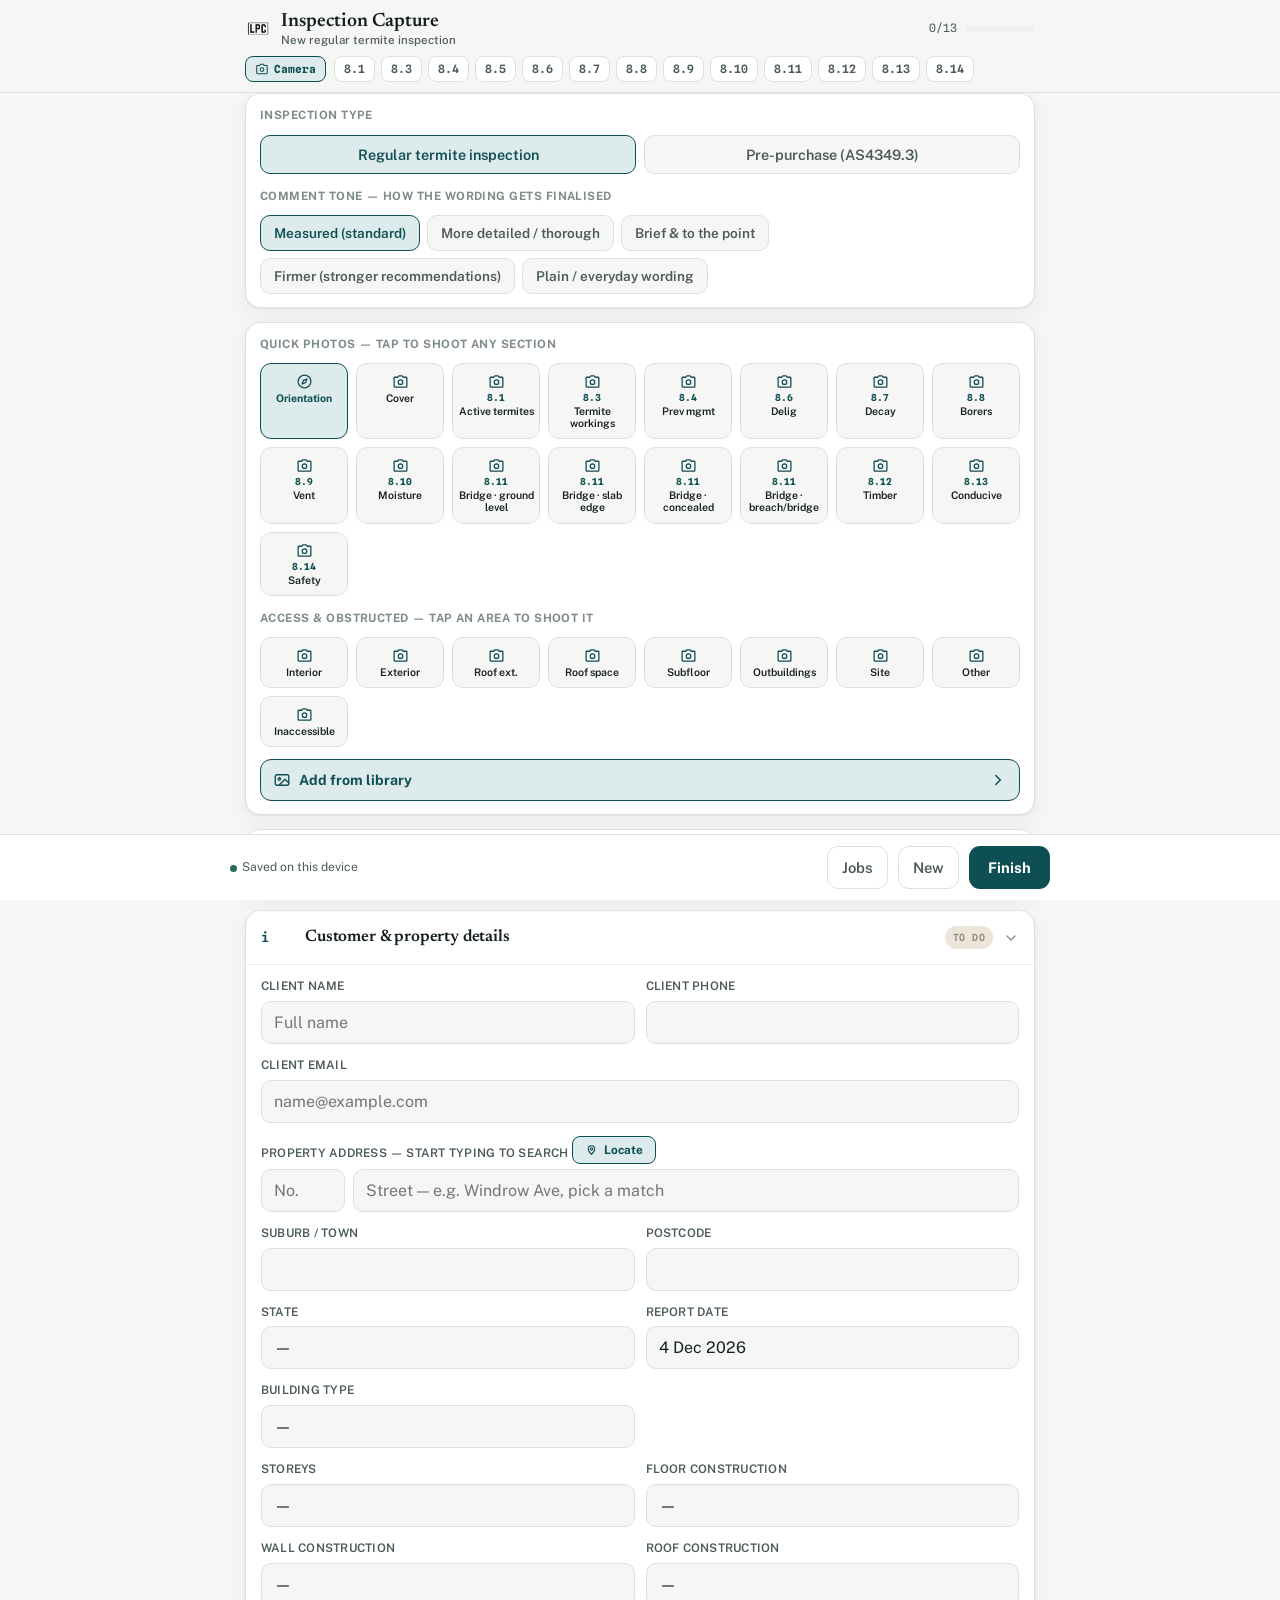
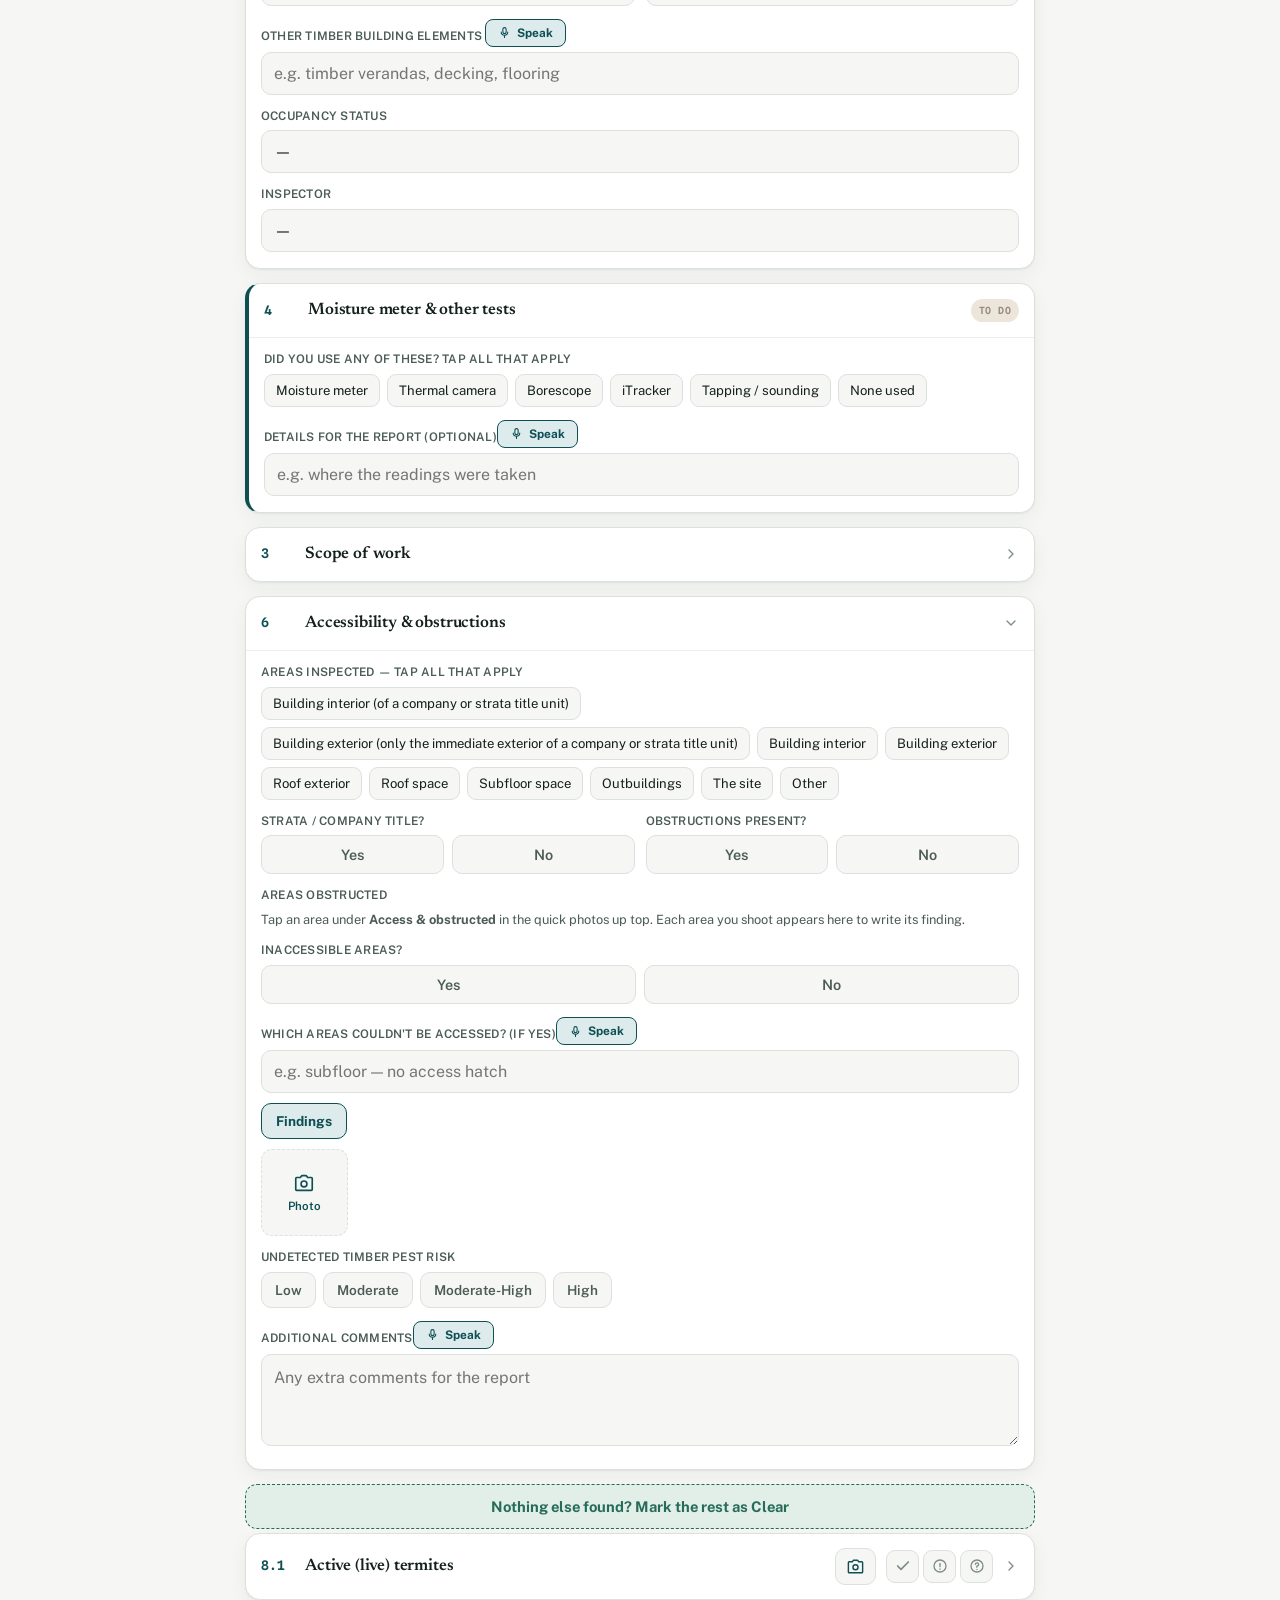
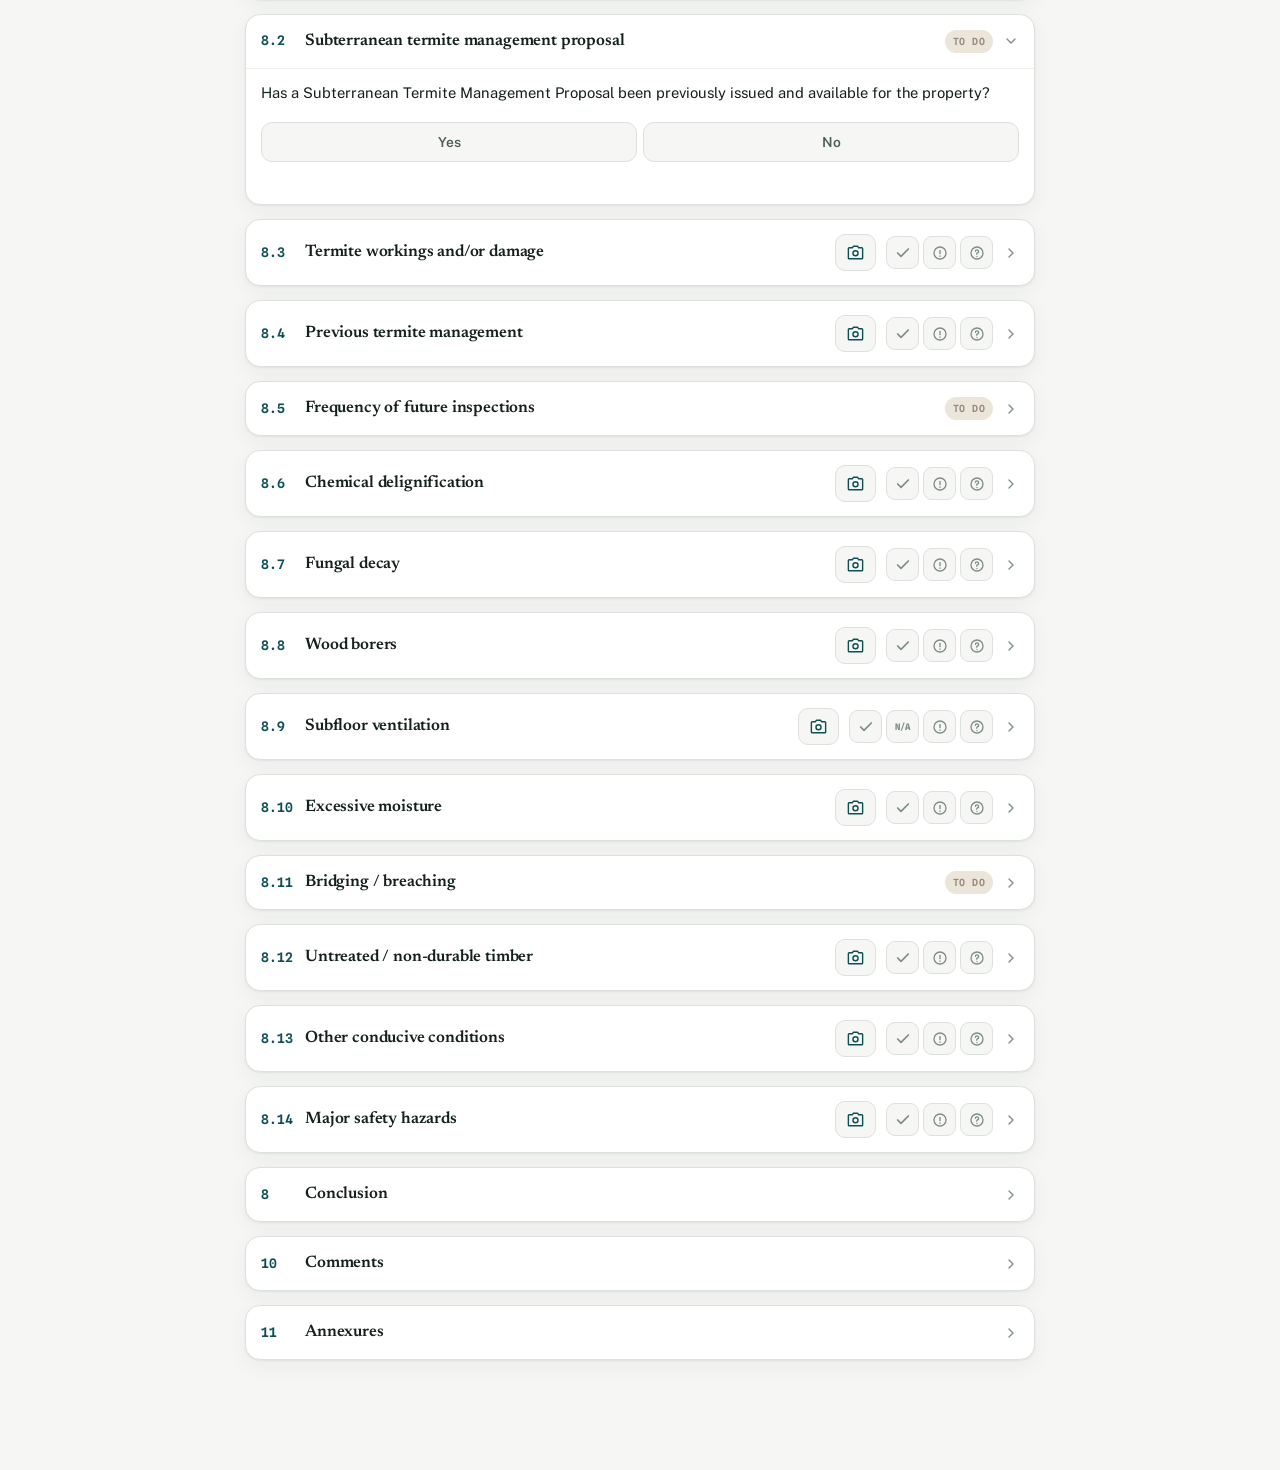
<file: index.html>
<!DOCTYPE html>
<html lang="en-AU">
<head>
<meta charset="utf-8">
<title>Inspection Capture</title>
<meta name="viewport" content="width=device-width, initial-scale=1, viewport-fit=cover">
<meta name="apple-mobile-web-app-capable" content="yes">
<meta name="apple-mobile-web-app-status-bar-style" content="black-translucent">
<meta name="apple-mobile-web-app-title" content="Inspection Capture">
<link rel="preconnect" href="https://fonts.googleapis.com">
<link rel="preconnect" href="https://fonts.gstatic.com" crossorigin>
<link rel="stylesheet" href="https://fonts.googleapis.com/css2?family=Newsreader:opsz,wght@6..72,500;6..72,600&family=Public+Sans:wght@400;500;600;700&family=Spline+Sans+Mono:wght@500;600&display=swap">

<link rel="icon" type="image/png" sizes="32x32" href="logo/icon-32.png">
<link rel="apple-touch-icon" href="logo/icon-capture-180.png">
<style>
  :root{
    --paper:#F6F7F5; --raised:#FFFFFF; --sunk:#EDF0EC;
    --edge:#DCE1DD; --edge-soft:#EBEEEA;
    --ink:#14201E; --muted:#4B5B57; --faint:#7E8D88;
    --timber:#0E4F54; --timber-soft:#DDEBEC;
    --clear:#276B59; --clear-bg:#E2EFE9;
    --find:#B4551C; --find-bg:#f7e7d6;
    --todo:#98897a; --todo-bg:#ece5d9;
    --na:#56606a; --na-bg:#e6e9ec;
    --place:#7a4bb8; --place-bg:#ece2fb;
    --has:var(--timber); --has-bg:var(--timber-soft); /* one highlight colour for anything with photos / answered */
    --shadow:0 1px 2px rgba(20,32,30,.06),0 6px 20px rgba(20,32,30,.05);
    --radius:15px;
  }
  @media not all{
    :root:not([data-theme="light"]){
      --paper:#161210; --raised:#201A15; --sunk:#120f0c; --edge:#33291f; --edge-soft:#2a231c;
      --ink:#ECE4D9; --muted:#a99b89; --faint:#7d7160;
      --timber:#d59a5f; --timber-soft:#31241a;
      --clear:#77c79a; --clear-bg:#1b2a21;
      --find:#e79a5b; --find-bg:#2f2216;
      --todo:#8a7d6d; --todo-bg:#241d16;
      --place:#c3a3f0; --place-bg:#241b33;
      --shadow:0 1px 2px rgba(0,0,0,.3),0 8px 24px rgba(0,0,0,.34);
    }
  }
  :root[data-theme="dark"]{
      --paper:#161210; --raised:#201A15; --sunk:#120f0c; --edge:#33291f; --edge-soft:#2a231c;
      --ink:#ECE4D9; --muted:#a99b89; --faint:#7d7160; --timber:#d59a5f; --timber-soft:#31241a;
      --clear:#77c79a; --clear-bg:#1b2a21; --find:#e79a5b; --find-bg:#2f2216;
      --todo:#8a7d6d; --todo-bg:#241d16; --place:#c3a3f0; --place-bg:#241b33;
      --shadow:0 1px 2px rgba(0,0,0,.3),0 8px 24px rgba(0,0,0,.34);
  }
  *{box-sizing:border-box}
  html,body{margin:0}
  body{background:var(--paper);color:var(--ink);
    font-family:"Public Sans",system-ui,-apple-system,sans-serif;line-height:1.5;-webkit-font-smoothing:antialiased;
    padding-bottom:96px}
  .wrap{max-width:820px;margin:0 auto;padding:0 15px}
  button{font-family:inherit}

  /* header */
  header{position:sticky;top:0;z-index:30;background:var(--paper);border-bottom:1px solid var(--edge);
    padding:calc(env(safe-area-inset-top) + 12px) 0 10px}
  .hrow{display:flex;align-items:center;gap:12px;justify-content:space-between}
  .hrow>div:first-child{min-width:0}   /* the subtitle is now "number street, suburb": cut it short rather than push the progress bar off */
  .htitle{font-family:"Newsreader",Georgia,serif;font-weight:600;font-size:1.2rem;line-height:1.05;min-width:0}
  .htitle small{display:block;font-family:"Public Sans";font-weight:500;font-size:.72rem;color:var(--muted);margin-top:2px;overflow:hidden;text-overflow:ellipsis;white-space:nowrap}
  .prog{display:flex;align-items:center;gap:8px;flex:none;font-family:"Spline Sans Mono",monospace;font-size:.72rem;color:var(--muted)}
  .bar{width:70px;height:6px;border-radius:3px;background:var(--sunk);overflow:hidden}
  .bar i{display:block;height:100%;background:var(--timber);width:0;transition:width .3s}

  /* section chips nav */
  .jump{display:flex;gap:6px;overflow-x:auto;margin-top:10px;-webkit-overflow-scrolling:touch;scrollbar-width:none}
  .jump::-webkit-scrollbar{display:none}
  .jchip{flex:none;font-family:"Spline Sans Mono",monospace;font-size:.72rem;font-weight:600;padding:5px 9px;border-radius:8px;
    border:1px solid var(--edge);background:var(--raised);color:var(--muted);cursor:pointer;white-space:nowrap;position:relative}
  .jchip.has{color:var(--has);border-color:var(--has);background:var(--has-bg)}
  .jumprow{display:flex;gap:8px;align-items:center;margin-top:10px}
  .jumprow .jump{margin-top:0;flex:1;min-width:0}
  .srcpill{flex:none;display:inline-flex;align-items:center;gap:5px;font-family:"Spline Sans Mono",monospace;font-size:.7rem;font-weight:700;
    padding:5px 9px;border-radius:8px;border:1.5px solid var(--timber);background:var(--timber-soft);color:var(--timber);cursor:pointer}
  .srcpill:active{transform:scale(.95)}
  .srcpill svg{width:14px;height:14px;stroke:currentColor;fill:none}
  .srcpill[hidden]{display:none}
  .srcpill.notespill{white-space:nowrap}
  /* the read-only Notes panel (job + client notes from the Calendar): line breaks kept, long words wrap */
  .jnote{white-space:pre-wrap;overflow-wrap:anywhere;font-size:.95rem;line-height:1.45;color:var(--ink);background:var(--paper);border:1px solid var(--edge);border-radius:10px;padding:11px 12px}
  .sheet .fnote.jnasof{margin:0 0 10px}
  /* camera / library icon swap (body.lib = library mode) */
  .ic-lib{display:none}
  body.lib .ic-cam{display:none}
  body.lib .ic-lib{display:inline}

  main{padding-top:18px}

  /* details card */
  .block{background:var(--raised);border:1px solid var(--edge);border-radius:var(--radius);box-shadow:var(--shadow);
    margin-bottom:14px;overflow:hidden}
  .block-h{display:flex;align-items:center;gap:10px;padding:14px 15px;cursor:pointer;user-select:none}
  .block-h .code{font-family:"Spline Sans Mono",monospace;font-weight:600;font-size:.82rem;color:var(--timber);flex:none;min-width:34px}
  .block-h .name{flex:1;font-family:"Newsreader",Georgia,serif;font-weight:600;font-size:1.04rem;letter-spacing:-.01em}
  .pill{flex:none;font-family:"Spline Sans Mono",monospace;font-size:.62rem;font-weight:600;text-transform:uppercase;letter-spacing:.04em;
    padding:4px 8px;border-radius:20px}
  .pill.todo{background:var(--todo-bg);color:var(--todo)}
  .pill.clear{background:var(--clear-bg);color:var(--clear)}
  .pill.find{background:var(--find-bg);color:var(--find)}
  .pill.undet{background:var(--todo-bg);color:var(--muted)}
  .pill.na{background:var(--na-bg);color:var(--na)}
  .hcam{flex:none;position:relative;border:1px solid var(--edge);background:var(--paper);color:var(--timber);
    border-radius:10px;padding:8px 10px;display:flex;align-items:center;cursor:pointer}
  .hcam:active{transform:scale(.94)}
  .hcam svg{width:19px;height:19px;stroke:currentColor;fill:none}
  .hcount{position:absolute;top:-7px;right:-7px;min-width:18px;height:18px;padding:0 4px;border-radius:9px;background:var(--has);
    color:#fff;font-size:.64rem;font-weight:700;display:none;align-items:center;justify-content:center;font-family:"Spline Sans Mono",monospace;border:2px solid var(--raised)}
  .hcount.on{display:flex}
  .htog{display:flex;gap:4px;flex:none}
  .ht{width:33px;height:33px;border-radius:9px;border:1.5px solid var(--edge);background:var(--paper);
    display:flex;align-items:center;justify-content:center;cursor:pointer;color:var(--faint)}
  .ht:active{transform:scale(.94)}
  .ht svg{width:16px;height:16px;stroke:currentColor;fill:none}
  .ht.clear.on{background:var(--clear-bg);border-color:var(--clear);color:var(--clear)}
  .ht.find.on{background:var(--find-bg);border-color:var(--find);color:var(--find)}
  .ht.undet.on{background:var(--todo-bg);border-color:var(--faint);color:var(--muted)}
  .ht.na{font-family:"Spline Sans Mono",monospace;font-size:.56rem;font-weight:700;letter-spacing:-.03em;padding:0}
  .ht.na.on{background:var(--na-bg);border-color:var(--na);color:var(--na)}
  @media (max-width:420px){
    .block-h{padding:13px 10px;gap:5px}
    .block-h .code{min-width:26px;font-size:.76rem}
    .block-h .name{font-size:.94rem;min-width:0;overflow-wrap:anywhere}
    .htog{gap:3px}.ht{width:28px;height:28px;border-radius:8px}.ht svg{width:15px;height:15px}
    .hcam{padding:6px 6px}.hcam svg{width:17px;height:17px}
    .block-h .needchip{font-size:0;width:18px;height:18px;padding:0;justify-content:center;border-radius:50%;gap:0}
    .block-h .needchip::before{content:"!";font-size:.72rem;font-weight:700;line-height:1}
  }
  @media (max-width:380px){.block-h .name{font-size:.88rem}.block-h{padding-left:9px;padding-right:8px}.block-h .code{min-width:24px}}
  .chev{flex:none;width:16px;height:16px;stroke:var(--faint);fill:none;transition:transform .2s}
  .block.open .chev{transform:rotate(90deg)}
  .block-b{display:none;padding:0 15px 16px;border-top:1px solid var(--edge-soft)}
  .block.open .block-b{display:block}

  /* form fields */
  .field{margin-top:13px}
  .field label{display:block;font-size:.74rem;font-weight:600;color:var(--muted);letter-spacing:.02em;margin-bottom:5px;text-transform:uppercase}
  .field input,.field select,.field textarea{width:100%;font-family:inherit;font-size:1rem;color:var(--ink);background:var(--paper);
    border:1px solid var(--edge);border-radius:10px;padding:11px 12px;outline:0;-webkit-appearance:none}
  .field input:focus,.field select:focus,.field textarea:focus{border-color:var(--timber)}
  .field textarea{min-height:92px;resize:vertical;line-height:1.45}
  .grid2{display:grid;grid-template-columns:1fr 1fr;gap:11px}
  @media (max-width:520px){.grid2{grid-template-columns:1fr}}

  /* status toggle */
  .seg{display:flex;gap:8px;margin-top:14px}
  .seg button{flex:1;padding:11px;border-radius:11px;border:1.5px solid var(--edge);background:var(--paper);
    font-weight:600;font-size:.92rem;color:var(--muted);cursor:pointer;display:flex;align-items:center;justify-content:center;gap:7px}
  .seg button svg{width:15px;height:15px;stroke:currentColor;fill:none}
  .seg button.on.clear{border-color:var(--clear);background:var(--clear-bg);color:var(--clear)}
  .seg button.on.find{border-color:var(--find);background:var(--find-bg);color:var(--find)}
  .seg button.on.undet{border-color:var(--faint);background:var(--todo-bg);color:var(--muted)}
  .seg button.on.na{border-color:var(--na);background:var(--na-bg);color:var(--na)}
  .seg{gap:6px}
  .seg button{padding:10px 6px;font-size:.86rem;gap:5px}

  .findbody{display:none;margin-top:4px}
  .block.isfind .findbody{display:block}
  .subqs{margin-top:14px;display:flex;flex-direction:column;gap:13px}
  .subqlead{font-size:.8rem;color:var(--muted)}
  .subq-q{font-size:.92rem;line-height:1.35;margin-bottom:7px}
  .subqcam{display:flex;align-items:center;justify-content:center;gap:7px;width:100%;
    border:1.5px solid var(--timber);background:var(--timber-soft);color:var(--timber);
    border-radius:10px;padding:10px;font-size:.86rem;font-weight:700;cursor:pointer}
  .subqcam:active{transform:scale(.98)}
  .subqcam svg{width:17px;height:17px;stroke:currentColor;fill:none}
  .subq .photos{margin:8px 0 10px}
  .ynu{display:flex;gap:6px}
  .ynu-b{flex:1;padding:11px 6px;border-radius:11px;border:1.5px solid var(--edge);background:var(--paper);
    color:var(--muted);font-size:.86rem;font-weight:600;cursor:pointer}
  .ynu-b.on.yes{border-color:var(--find);background:var(--find-bg);color:var(--find)}
  .ynu-b.on.no{border-color:var(--clear);background:var(--clear-bg);color:var(--clear)}
  .ynu-b.on.undet{border-color:var(--faint);background:var(--todo-bg);color:var(--muted)}
  .ynu-b.on.na{border-color:var(--na);background:var(--na-bg);color:var(--na)}
  .ynu{flex-wrap:wrap}.ynu-b{min-width:calc(50% - 3px)}
  /* N/A suggestion (8.9 on a slab with no subfloor) */
  .ht.na.suggest,.seg button.na.suggest{outline:2px dashed var(--na);outline-offset:1px}
  .nahint{margin-top:12px;padding:9px 11px;border-radius:10px;background:var(--na-bg);color:var(--na);font-size:.8rem;font-weight:600;line-height:1.35}
  /* add-from-library bar (top) */
  .liblink{margin-top:12px;width:100%;display:flex;align-items:center;gap:8px;padding:11px 12px;border-radius:11px;border:1.5px solid var(--timber);background:var(--timber-soft);color:var(--timber);font-weight:700;font-size:.88rem;cursor:pointer;text-align:left}
  .liblink svg{width:18px;height:18px;stroke:currentColor;fill:none;flex:none}
  .liblink .lc{margin-left:auto;transition:transform .2s}
  .liblink.open .lc{transform:rotate(90deg)}
  .libwrap{margin-top:12px}
  .libtile .ic-cam{display:none !important}
  .libtile .ic-lib,.liblink .ic-lib{display:inline !important}

  /* mic */
  .notelabel{display:flex;align-items:center;justify-content:space-between;gap:8px}
  .mic{border:1px solid var(--timber);background:var(--timber-soft);color:var(--timber);border-radius:8px;padding:6px 12px;
    display:inline-flex;align-items:center;gap:6px;font-size:.74rem;font-weight:700;cursor:pointer;text-transform:none;letter-spacing:0}
  .mic:active{transform:scale(.95)}
  .mic svg{width:13px;height:13px;stroke:currentColor;fill:none}
  .mic.rec{background:var(--find);color:#fff;border-color:var(--find);animation:pulse 1.1s infinite}
  @keyframes pulse{0%,100%{opacity:1}50%{opacity:.55}}
  .fhint{font-size:.74rem;color:var(--clear);margin-top:7px;font-weight:600}

  /* quick-photo grid (top) */
  .qgwrap{background:var(--raised);border:1px solid var(--edge);border-radius:var(--radius);box-shadow:var(--shadow);padding:13px 14px;margin-bottom:14px}
  .qgtitle{font-size:.72rem;font-weight:700;text-transform:uppercase;letter-spacing:.04em;color:var(--faint);margin-bottom:10px}
  .quickgrid{display:grid;grid-template-columns:repeat(auto-fill,minmax(78px,1fr));gap:8px}
  .qgbtn{position:relative;display:flex;flex-direction:column;align-items:center;gap:2px;padding:9px 4px;border:1px solid var(--edge);background:var(--paper);border-radius:11px;color:var(--timber);cursor:pointer}
  .qgbtn:active{transform:scale(.95)}
  .qgbtn svg{width:17px;height:17px;stroke:currentColor;fill:none}
  .qgcode{font-family:"Spline Sans Mono",monospace;font-size:.6rem;font-weight:700;color:var(--timber)}
  .qglabel{font-size:.66rem;font-weight:600;color:var(--ink);text-align:center;line-height:1.15}
  .qgcount{position:absolute;top:-6px;right:-6px;min-width:17px;height:17px;padding:0 4px;border-radius:9px;background:var(--timber);color:#fff;font-size:.6rem;font-weight:700;display:none;align-items:center;justify-content:center;font-family:"Spline Sans Mono",monospace;border:2px solid var(--raised)}
  .qgcount.on{display:flex}
  .qgbtn.has{border-color:var(--has);background:var(--has-bg)}

  /* one highlight colour: a section with photos / answered, or still needing its note (label only) */
  .needchip{display:none;align-items:center;gap:4px;font-family:"Spline Sans Mono",monospace;font-size:.56rem;font-weight:700;text-transform:uppercase;letter-spacing:.03em;color:var(--has);background:var(--has-bg);border:1px solid var(--has);padding:3px 7px;border-radius:20px;flex:none}
  .block.has,.block.needs{border-color:var(--has)}
  .block.has>.block-h,.block.needs>.block-h{background:var(--has-bg)}

  /* yes/no segments + multi-select chips */
  .ynseg{display:flex;gap:8px}
  .yn{flex:1;padding:10px;border-radius:10px;border:1.5px solid var(--edge);background:var(--paper);font-weight:600;font-size:.9rem;color:var(--muted);cursor:pointer}
  .yn.on{border-color:var(--timber);background:var(--timber-soft);color:var(--timber)}
  .chipset{display:flex;flex-wrap:wrap;gap:7px}
  .mchip{font-size:.82rem;padding:8px 11px;border-radius:9px;border:1.5px solid var(--edge);background:var(--paper);color:var(--ink);cursor:pointer}
  .mchip.on{border-color:var(--clear);background:var(--clear-bg);color:var(--clear);font-weight:600}
  .mchip.spchip.on{border-color:var(--has);background:var(--has-bg);color:var(--has)}
  .chipsel{display:flex;flex-wrap:wrap;gap:7px}
  .csbtn{font-size:.85rem;padding:9px 13px;border-radius:10px;border:1.5px solid var(--edge);background:var(--paper);color:var(--muted);font-weight:600;cursor:pointer}
  .csbtn:active{transform:scale(.97)}
  .csbtn.on{border-color:var(--timber);background:var(--timber-soft);color:var(--timber)}
  .subhead{margin:20px 2px 8px;font-weight:700;font-size:.95rem;color:var(--timber);border-top:1px solid var(--edge-soft);padding-top:16px}
  .obswrap{display:flex;flex-direction:column;gap:12px}
  .obsrow{border:1px solid var(--edge-soft);border-radius:11px;padding:11px 12px;background:var(--paper)}
  .obslabel{font-size:.82rem;font-weight:700;color:var(--ink);margin-bottom:7px}
  .obsnote{width:100%;font-family:inherit;font-size:.92rem;color:var(--ink);background:var(--raised);border:1px solid var(--edge);border-radius:9px;padding:9px 11px;outline:0}
  .obsnote:focus{border-color:var(--timber)}
  .qgsub{margin-top:14px}
  .qgbtn.compass{border-color:var(--timber);background:var(--timber-soft);color:var(--timber)}
  .qgbtn.compass .qglabel{color:var(--timber);font-weight:700}
  .qgbtn.compass.rec{opacity:.6}
  .pickwrap{display:flex;flex-direction:column;gap:8px;max-height:56vh;overflow:auto;margin:6px 0 16px}
  .pickrow{display:flex;align-items:center;justify-content:space-between;gap:10px;text-align:left;padding:13px 14px;
    border:1.5px solid var(--edge);border-radius:11px;background:var(--paper);color:var(--ink);font-size:.95rem;font-weight:600;cursor:pointer}
  .pickrow:active{transform:scale(.98)}

  /* bank chips */
  .banklab{font-size:.72rem;font-weight:600;color:var(--faint);text-transform:uppercase;letter-spacing:.04em;margin:14px 0 7px}

  /* Findings + Species pop-up sheets (tap a line, tap another) */
  .fbtn{font-size:.85rem;font-weight:700;padding:9px 14px;border-radius:10px;border:1.5px solid var(--timber);background:var(--timber-soft);color:var(--timber);cursor:pointer}
  .fbtn:active{transform:scale(.97)}
  .findrow{display:flex;align-items:center;gap:10px;flex-wrap:wrap;margin-top:10px}
  .sptags{display:flex;flex-wrap:wrap;gap:6px}
  .sptag{font-size:.78rem;font-weight:600;padding:4px 9px;border-radius:8px;background:var(--has-bg);color:var(--has)}
  .sheet.tall{max-width:560px;max-height:88vh;display:flex;flex-direction:column;padding:18px}
  .sheet.tall .fscroll{overflow:auto;flex:1 1 auto;min-height:0;margin:0 -4px 12px;padding:0 4px;-webkit-overflow-scrolling:touch}
  .sheet .fsub{margin:0 0 12px;font-size:.85rem}
  .flab{font-size:.72rem;font-weight:700;color:var(--faint);text-transform:uppercase;letter-spacing:.04em;margin:12px 0 7px}
  .flines{display:flex;flex-direction:column;gap:8px}
  .frow{display:flex;align-items:flex-start;gap:11px;text-align:left;width:100%;padding:12px 13px;border:1.5px solid var(--edge);border-radius:11px;background:var(--paper);color:var(--ink);font-size:.92rem;line-height:1.35;cursor:pointer}
  .frow:active{transform:scale(.99)}
  .frow.on{border-color:var(--timber);background:var(--timber-soft)}
  .ftick{flex:none;width:22px;height:22px;border-radius:7px;border:1.5px solid var(--edge);background:var(--raised);margin-top:1px;position:relative}
  .frow.on .ftick{background:var(--timber);border-color:var(--timber)}
  .frow.on .ftick:after{content:"";position:absolute;left:6px;top:2px;width:6px;height:11px;border:solid #fff;border-width:0 2.5px 2.5px 0;transform:rotate(45deg)}
  .frow .ph{background:var(--place-bg);color:var(--place);border-radius:4px;padding:0 3px;font-family:"Spline Sans Mono",monospace;font-size:.85em}
  .mchip.floc.on{border-color:var(--timber);background:var(--timber-soft);color:var(--timber);font-weight:600}
  .fairow{display:flex;align-items:center;gap:9px;flex-wrap:wrap;margin:0 0 12px}
  .fkey{display:flex;gap:8px;margin:0 0 12px}
  .fkey[hidden]{display:none}
  .fkey input{flex:1;min-width:0;font-family:inherit;font-size:.9rem;border:1px solid var(--edge);border-radius:9px;padding:9px 10px;background:var(--paper);color:var(--ink)}
  .fnote{font-size:.76rem;color:var(--muted)}
  .sheet.tall .acts{flex:none}
  /* send to the office + reports sent in */
  .jbadge{position:absolute;top:-7px;right:-6px;min-width:20px;height:20px;padding:0 5px;border-radius:10px;background:var(--find);color:#fff;font-size:.72rem;font-weight:700;line-height:20px;text-align:center}
  .jbadge[hidden]{display:none}
  .syncrow{display:flex;align-items:center;justify-content:space-between;gap:8px;flex-wrap:wrap;margin:0 0 10px}
  .syncrow .btn{padding:9px 12px;font-size:.85rem}
  #teamlist{display:flex;flex-direction:column;gap:8px;margin-bottom:12px}
  .teamrow{width:100%}
  .jobdel.clrbtn{width:78px;font-size:.7rem;font-weight:700;line-height:1.15;padding:0 6px}
  .jobdel.clrbtn.armed{width:78px}
  .jobdel.clrbtn:disabled{opacity:.5}
  .teamitem{display:flex;flex-direction:column;gap:6px}
  .rowbtns{display:flex;flex-direction:column;justify-content:center;gap:6px;flex:none;width:78px}   /* Clear photos above Delete; a cleared row just has Delete */
  .rowbtns .jobdel.clrbtn{flex:0 0 auto;min-height:38px}
  .delwarn{font-size:.78rem;line-height:1.4;color:var(--find);background:var(--find-bg);border-radius:9px;padding:8px 10px}
  .delwarn[hidden]{display:none}
  .buildstamp{margin-top:10px;text-align:center;font-family:"Spline Sans Mono",monospace;font-size:.64rem;color:var(--faint)}
  a.btn{display:inline-flex;align-items:center;text-decoration:none}
  .nowtag.tagnew{background:var(--find);color:#fff}
  .sheet.tall .joblist{max-height:none;overflow:visible}
  /* "rest are clear" shortcut */
  .restclear{display:flex;align-items:center;justify-content:center;gap:8px;width:100%;margin:14px 0 4px;padding:13px;border-radius:12px;border:1.5px dashed var(--clear);background:var(--clear-bg);color:var(--clear);font-weight:700;font-size:.92rem;cursor:pointer}
  .restclear:active{transform:scale(.99)}
  /* additional tests / moisture meter card: always open, stands out */
  .testscard{border-left:4px solid var(--timber)}
  .testscard>.block-h{cursor:default}
  .testscard .chev{display:none}
  .mchip.tchip.on{border-color:var(--timber);background:var(--timber-soft);color:var(--timber);font-weight:600}
  /* suggested answer (Conclusion), same idea as the 8.9 N/A hint */
  .yn.suggest:not(.on),.csbtn.suggest:not(.on){outline:2px dashed var(--timber);outline-offset:1px}

  /* photos */
  .photos{display:grid;grid-template-columns:repeat(auto-fill,minmax(86px,1fr));gap:9px;margin-top:14px}
  .thumb{position:relative;aspect-ratio:1;border-radius:11px;overflow:hidden;background:var(--sunk);border:1px solid var(--edge)}
  .thumb img{width:100%;height:100%;object-fit:cover;display:block}
  .thumb .x{position:absolute;top:4px;right:4px;width:23px;height:23px;border-radius:50%;border:0;background:rgba(20,14,8,.72);
    color:#fff;font-size:1rem;line-height:1;cursor:pointer;display:flex;align-items:center;justify-content:center}
  .addphoto{aspect-ratio:1;border-radius:11px;border:1.5px dashed var(--edge);background:var(--paper);color:var(--timber);
    display:flex;flex-direction:column;align-items:center;justify-content:center;gap:5px;cursor:pointer;font-size:.72rem;font-weight:600}
  .addphoto svg{width:22px;height:22px;stroke:currentColor;fill:none}

  /* footer bar */
  .footbar{position:fixed;left:0;right:0;bottom:0;z-index:30;background:var(--raised);border-top:1px solid var(--edge);
    padding:11px 15px calc(env(safe-area-inset-bottom) + 11px)}
  .footbar .wrap{display:flex;gap:10px;align-items:center;padding:0 0}
  .footinfo{flex:1;font-size:.76rem;color:var(--muted)}
  .footinfo b{color:var(--ink)}
  .btn{font-weight:700;font-size:.92rem;border-radius:11px;padding:12px 18px;cursor:pointer;border:1px solid transparent}
  .btn.primary{background:var(--timber);color:#fff}
  .btn.ghost{background:transparent;border-color:var(--edge);color:var(--muted);font-weight:600;padding:12px 14px}
  .btn:disabled{opacity:.5}

  #toast{position:fixed;left:50%;bottom:84px;transform:translateX(-50%) translateY(16px);background:var(--ink);color:var(--paper);
    font-size:.82rem;font-weight:600;padding:10px 17px;border-radius:22px;opacity:0;pointer-events:none;transition:.2s;z-index:60;text-align:center}
  #toast.show{opacity:1;transform:translateX(-50%) translateY(0)}
  .savedot{display:inline-block;width:7px;height:7px;border-radius:50%;background:var(--clear);margin-right:5px;vertical-align:middle}

  /* modal */
  .modal{position:fixed;inset:0;z-index:70;background:rgba(20,14,8,.5);display:none;align-items:center;justify-content:center;padding:20px}
  .modal.show{display:flex}
  .sheet{background:var(--raised);border-radius:16px;max-width:460px;width:100%;padding:20px;box-shadow:0 20px 60px rgba(0,0,0,.4)}
  .sheet h3{font-family:"Newsreader",serif;margin:0 0 8px;font-size:1.2rem}
  .sheet p{margin:0 0 16px;font-size:.9rem;color:var(--muted)}
  .sheet .acts{display:flex;gap:9px;justify-content:flex-end}
  /* address autocomplete */
  .aclist{margin-top:6px;border:1px solid var(--edge);border-radius:10px;overflow:hidden;background:var(--raised)}
  .acitem{display:block;width:100%;text-align:left;padding:10px 12px;font-size:.85rem;line-height:1.3;background:none;border:none;border-bottom:1px solid var(--edge);color:var(--ink);cursor:pointer}
  .acitem:last-child{border-bottom:none}
  .acitem:active{background:var(--timber-soft)}
  /* jobs list */
  .joblist{display:flex;flex-direction:column;gap:8px;max-height:52vh;overflow:auto;margin-bottom:16px}
  .jobrow{display:flex;align-items:stretch;gap:8px}
  .jobrow.active .jobopen{border-color:var(--timber);box-shadow:inset 3px 0 0 var(--timber)}
  .jobopen{flex:1;text-align:left;background:var(--raised);border:1px solid var(--edge);border-radius:10px;padding:10px 12px;cursor:pointer;display:flex;flex-direction:column;gap:3px}
  .jobaddr{font-weight:700;font-size:1.1rem;line-height:1.25;color:var(--ink)}   /* the address is the headline of every row (Jobs and Reports sent in) */
  .jobchips{display:flex;flex-wrap:wrap;align-items:center;gap:5px}
  .datechip{font-size:.74rem;font-weight:700;background:var(--sunk);color:var(--ink);border:1px solid var(--edge);border-radius:6px;padding:1px 7px}
  .jobchips .nowtag{margin-left:0;font-size:.7rem;padding:1px 7px}
  .jobwho{font-size:.82rem;color:var(--muted)}
  .jobmeta{font-size:.76rem;color:var(--muted)}
  .nowtag{font-size:.62rem;background:var(--timber-soft);color:var(--timber);border-radius:6px;padding:1px 6px;font-weight:700;margin-left:6px;vertical-align:middle}
  .jobdel{width:42px;flex:none;border:1px solid var(--edge);background:var(--raised);border-radius:10px;color:var(--muted);font-size:1.2rem;cursor:pointer}
  .jobdel.armed{background:var(--find);color:#fff;border-color:var(--find);font-size:.76rem;font-weight:700;width:70px}
  /* Jobs sheet: search box, and ticking several rows to delete at once */
  .jsearch{position:relative;margin:0 0 10px}
  .jsearch input{width:100%;font-family:inherit;font-size:1rem;color:var(--ink);background:var(--paper);border:1px solid var(--edge);border-radius:10px;padding:10px 38px 10px 12px;outline:0;-webkit-appearance:none;appearance:none}
  .jsearch input:focus{border-color:var(--timber)}
  .jsearch input::-webkit-search-cancel-button{-webkit-appearance:none}
  .jqx{position:absolute;right:3px;top:50%;transform:translateY(-50%);width:36px;height:36px;border:0;background:none;color:var(--muted);font-size:1.4rem;line-height:1;cursor:pointer}
  .jqx[hidden]{display:none}
  .listhead{display:flex;align-items:center;justify-content:space-between;gap:8px}
  .selbtn{font-size:.78rem;font-weight:700;padding:5px 12px;border-radius:9px;border:1.5px solid var(--timber);background:var(--timber-soft);color:var(--timber);cursor:pointer;text-transform:none;letter-spacing:0}
  .selbtn[hidden]{display:none}
  .stick{position:absolute;left:11px;top:50%;margin-top:-11px;width:22px;height:22px;border-radius:7px;border:1.5px solid var(--edge);background:var(--raised)}
  .jobrow.pick .jobopen{position:relative;padding-left:44px}
  .jobrow.pick.on .jobopen{border-color:var(--timber);background:var(--timber-soft)}
  .jobrow.pick.on .stick{background:var(--timber);border-color:var(--timber)}
  .jobrow.pick.on .stick:after{content:"";position:absolute;left:6px;top:2px;width:6px;height:11px;border:solid #fff;border-width:0 2.5px 2.5px 0;transform:rotate(45deg)}
  .selbar{flex:none;display:flex;flex-direction:column;gap:8px;border-top:1px solid var(--edge);padding-top:10px}
  .selbar[hidden]{display:none}
  .seltop,.selbtns{display:flex;align-items:center;justify-content:space-between;gap:8px}
  .selbtns{justify-content:flex-end}
  .selbar .btn{padding:10px 14px;font-size:.88rem}
  .btn.armed{background:var(--find);border-color:var(--find);color:#fff}
  .jnote{margin:0 0 10px;font-size:.8rem;line-height:1.4}
  .jnote ul{margin:4px 0 6px;padding-left:18px}
.lpcmark{height:26px;width:26px;flex:none;align-self:center;display:block;}
  .thumb img{cursor:zoom-in}

  /* photo viewer (tap a thumbnail) */
  .lightbox{position:fixed;inset:0;z-index:90;background:rgba(0,0,0,.95);display:none;align-items:center;justify-content:center;overflow:hidden}
  .lightbox.show{display:flex}
  .lightbox img{max-width:100%;max-height:100%;object-fit:contain;display:block;user-select:none;-webkit-user-select:none}
  .lightbox.zoomed{display:block;overflow:auto;-webkit-overflow-scrolling:touch}
  .lightbox.zoomed img{max-width:none;max-height:none;width:250%;height:auto}
  .lbx,.lbnav{position:fixed;z-index:2;border:0;background:rgba(255,255,255,.16);color:#fff;border-radius:50%;cursor:pointer;
    display:flex;align-items:center;justify-content:center;line-height:1;-webkit-backdrop-filter:blur(6px);backdrop-filter:blur(6px)}
  .lbx{top:calc(env(safe-area-inset-top) + 12px);right:14px;width:44px;height:44px;font-size:1.7rem}
  .lbnav{top:50%;transform:translateY(-50%);width:44px;height:56px;border-radius:12px;font-size:2rem}
  .lbnav.prev{left:10px}.lbnav.next{right:10px}
  .lbnav[hidden]{display:none}
  .lbcap{position:fixed;left:0;right:0;bottom:0;z-index:2;text-align:center;color:#fff;font-size:.82rem;font-weight:600;
    padding:12px 70px calc(env(safe-area-inset-bottom) + 14px);background:linear-gradient(transparent,rgba(0,0,0,.7));pointer-events:none}

  /* review / read-through screen */
  .review{position:fixed;inset:0;z-index:55;background:var(--paper);overflow:auto;-webkit-overflow-scrolling:touch;display:none}
  .review.show{display:block}
  .rvbar{position:sticky;top:0;z-index:5;background:var(--paper);border-bottom:1px solid var(--edge);padding:calc(env(safe-area-inset-top) + 10px) 0 10px}
  .rvbar .wrap{display:flex;align-items:center;gap:10px}
  .rvbar .rvt{flex:1;font-family:"Newsreader",Georgia,serif;font-weight:600;font-size:1.05rem;line-height:1.1}
  .rvbar .rvt small{display:block;font-family:"Public Sans";font-weight:500;font-size:.7rem;color:var(--muted);margin-top:2px}
  .rvbody{padding-top:16px;padding-bottom:60px}
  .rvcard{background:var(--raised);border:1px solid var(--edge);border-radius:var(--radius);box-shadow:var(--shadow);padding:14px 15px;margin-bottom:14px}
  .rvcard.has{border-color:var(--has)}
  .rvhead{display:flex;align-items:center;gap:10px;margin-bottom:6px}
  .rvhead .code{font-family:"Spline Sans Mono",monospace;font-weight:600;font-size:.82rem;color:var(--timber);flex:none;min-width:34px}
  .rvhead .name{flex:1;font-family:"Newsreader",Georgia,serif;font-weight:600;font-size:1.04rem}
  .rvh2{font-family:"Newsreader",Georgia,serif;font-weight:600;font-size:1.15rem;margin:0 0 4px}
  .rvsub{font-size:.8rem;color:var(--muted);margin-bottom:10px}
  .rvtable{display:grid;grid-template-columns:minmax(110px,34%) 1fr;gap:6px 12px;font-size:.88rem}
  .rvtable dt{color:var(--muted);font-weight:600;font-size:.74rem;text-transform:uppercase;letter-spacing:.02em;padding-top:2px}
  .rvtable dd{margin:0;word-break:break-word}
  .rvlab{font-size:.7rem;font-weight:700;text-transform:uppercase;letter-spacing:.04em;color:var(--faint);margin:12px 0 4px;display:flex;align-items:center;justify-content:space-between;gap:8px}
  .rvraw{font-size:.92rem;white-space:pre-wrap;background:var(--paper);border:1px solid var(--edge-soft);border-radius:10px;padding:9px 11px}
  .rvraw.empty{color:var(--faint);font-style:italic}
  .rvq{font-size:.86rem;margin:12px 0 4px}
  .rvans{display:inline-block;font-family:"Spline Sans Mono",monospace;font-size:.66rem;font-weight:700;text-transform:uppercase;padding:2px 8px;border-radius:12px;margin-left:6px;background:var(--todo-bg);color:var(--muted)}
  .rvans.yes{background:var(--find-bg);color:var(--find)}
  .rvans.no{background:var(--clear-bg);color:var(--clear)}
  .rvfinal{width:100%;font-family:inherit;font-size:.95rem;color:var(--ink);background:var(--paper);border:1.5px solid var(--edge);border-radius:10px;padding:10px 12px;outline:0;min-height:74px;resize:vertical;line-height:1.45}
  .rvfinal:focus{border-color:var(--timber)}
  .rvfinal.filled{border-color:var(--has);background:var(--has-bg)}
  .rvmini{font-size:.7rem;font-weight:700;padding:4px 10px;border-radius:8px;border:1px solid var(--timber);background:var(--timber-soft);color:var(--timber);cursor:pointer;text-transform:none;letter-spacing:0}
  .rvmini.ghost{background:transparent;border-color:var(--edge);color:var(--muted)}
  .rvmini:disabled{opacity:.5}
  .rvtodo{border-color:var(--has)}
  .rvtodo .pickrow{padding:10px 12px;font-size:.88rem}
  .rvai{display:flex;gap:8px;align-items:center;flex-wrap:wrap;font-size:.8rem;color:var(--muted)}
  .rvai input{flex:1;min-width:170px;font-family:inherit;font-size:.9rem;border:1px solid var(--edge);border-radius:9px;padding:8px 10px;background:var(--paper);color:var(--ink)}
  .rvph{margin-top:8px}
</style>
</head>
<body>
<header>
  <div class="wrap">
    <div class="hrow">
      <div style="display:flex;align-items:center;gap:10px"><a href="home.html" onclick="goHome(event)" aria-label="Back to Lighthouse home" style="display:block;line-height:0;flex:none"><img class="lpcmark" src="logo/lpc-badge.png" alt="Lighthouse Pest Control" width="26" height="26"></a><div class="htitle">Inspection Capture<small id="hsub">New regular termite inspection</small></div></div>
      <div class="prog"><span id="pcount">0/14</span><span class="bar"><i id="pbar"></i></span></div>
    </div>
    <div class="jumprow">
      <button class="srcpill" id="srcpill" type="button" aria-label="Photo source: camera or library"><svg class="ic-cam" viewBox="0 0 24 24" stroke-width="1.8" stroke-linecap="round" stroke-linejoin="round"><path d="M14.5 4h-5L8 6H4a1 1 0 0 0-1 1v12a1 1 0 0 0 1 1h16a1 1 0 0 0 1-1V7a1 1 0 0 0-1-1h-4l-1.5-2Z"/><circle cx="12" cy="13" r="3.2"/></svg><svg class="ic-lib" viewBox="0 0 24 24" stroke-width="1.8" stroke-linecap="round" stroke-linejoin="round"><rect x="3" y="5" width="18" height="14" rx="2"/><circle cx="8.5" cy="10.5" r="1.5"/><path d="m21 16-5-5-8 8"/></svg><span id="srclab">Camera</span></button>
      <button class="srcpill notespill" id="notespill" type="button" data-jobnotes hidden aria-label="Read the job and client notes"><svg viewBox="0 0 24 24" stroke-width="1.8" stroke-linecap="round" stroke-linejoin="round"><path d="M6 3h9l4 4v14H6z"/><path d="M9 12h7M9 16h7"/></svg><span>Notes</span></button>
      <nav class="jump" id="jump"></nav>
    </div>
  </div>
</header>

<main class="wrap" id="main"></main>

<div class="footbar">
  <div class="wrap">
    <div class="footinfo"><span class="savedot"></span><span id="saveinfo">Saved on this device</span><span id="syncinfo" style="margin-left:.4em"></span></div>
    <button class="btn ghost" id="jobsBtn" style="position:relative">Jobs<span class="jbadge" id="jbadge" hidden></span></button>
    <button class="btn ghost" id="newBtn">New</button>
    <button class="btn primary" id="finishBtn">Finish</button>
  </div>
</div>

<div class="review" id="review">
  <div class="rvbar"><div class="wrap">
    <button class="btn ghost" id="rvBack" type="button">&larr; Back</button>
    <div class="rvt">Read-through<small id="rvsub"></small></div>
    <button class="btn ghost" id="rvSave" type="button" hidden>Save for Claude</button>   <!-- Mitch only: shown by refreshRoleBits() once a master login is known -->
    <button class="btn primary" id="rvSend" type="button">Send to Mitch</button>
  </div></div>
  <div class="wrap rvbody" id="rvbody"></div>
</div>

<div class="lightbox" id="lightbox">
  <button class="lbx" id="lbClose" type="button" aria-label="Close">&times;</button>
  <button class="lbnav prev" id="lbPrev" type="button" aria-label="Previous photo">&lsaquo;</button>
  <img id="lbImg" alt="">
  <button class="lbnav next" id="lbNext" type="button" aria-label="Next photo">&rsaquo;</button>
  <div class="lbcap" id="lbCap"></div>
</div>

<div id="toast"></div>

<div class="modal" id="modal">
  <div class="sheet" id="sheet"></div>
</div>

<input type="file" id="fileInput" accept="image/*" multiple hidden>
<input type="file" id="cameraInput" accept="image/*" capture="environment" hidden>
<input type="file" id="importInput" accept=".json,application/json" hidden>

<script src="lpc-config.js?v=2"></script>   <!-- the Supabase address + public key, same file the Job Calendar uses. Missing = the send-to-office buttons stay hidden -->
<script src="lpc-clients.js?v=1"></script>   <!-- the shared client auto-fill (also used by Service Records). Missing = the boxes just type as before -->
<script src="lpc-sw-banner.js?v=1" defer></script>   <!-- offline opening + the "new version is ready" banner (sw.js in the website folder); see tools/offline-notes.md -->
<script>
"use strict";

// Bump this whenever the tool changes, so Mitch can tell which copy a phone or iPad is running (shown quietly at the bottom of Jobs).
const BUILD="2026-11-15b";

/* ---------- section model (mirrors RSA STPIR regular inspection) ---------- */
const BANK = {
  "8.1":["Live termites consistent with subterranean termites (likely Coptotermes spp.) were observed to [LOCATION], with [shelter tubes / mudding] present.","Live termites were observed to [LOCATION] and were treated with a [dust / foam] application at the time of inspection.","A termite nest (appears consistent with Coptotermes spp.) was noted in a tree adjacent to the dwelling."],
  "8.3":["Termite workings were noted to [LOCATION]; no live termite activity was observed at the time of inspection.","Inactive termite workings and old damage were noted to [LOCATION]; the areas appear inactive.","Internal wall linings within [LOCATION] showed irregularities that may be consistent with previous termite damage."],
  "8.4":["A durable notice within the meter box indicates a [chemical treated zone / physical barrier] installed [at construction / by another firm] on [DATE]; given its age, renewal is worth considering.","A chemical barrier was previously installed by Lighthouse Pest Control on [DATE]; as it has passed its expected service life, re-treatment is recommended.","A termite baiting system was noted; it does not appear to have been maintained recently.","The durable notice within the meter box was illegible."],
  "8.5":["The next inspection is recommended in [6 / 12] months.","Given the conditions noted, a 6-month interval is recommended."],
  "8.7":["Timber decay was noted to [fascia boards / veranda timbers / bases of some posts / subfloor timbers].","Some fungal decay was noted to [LOCATION], likely related to ongoing moisture exposure."],
  "8.8":["Timber damage consistent with longicorn borer activity was noted to [LOCATION]."],
  "8.9":["Subfloor ventilation appeared limited to sections of the property.","Subfloor ventilation could not be fully assessed due to restricted access."],
  "8.10":["Elevated moisture was recorded in the subfloor soil.","The hot water overflow [and/or air-conditioning condensate] was discharging near the building.","A [disconnected / damaged] downpipe was noted, allowing dampness near the building.","Elevated moisture readings were noted to the wall near the [shower / ensuite]."],
  "8.11":["Render extends to ground level with no visible termite control joint in areas.","External ground levels were high against sections of the [garage / building] walls.","Slab construction details could not be confirmed at the time of inspection."],
  "8.12":["Some timber is in ground contact — [external stairs / veranda timbers / posts where stirrups are covered / subfloor infill].","Stored timber / firewood was noted [near the building / in the subfloor]."],
  "8.13":["Ant capping was missing or corroded in sections of the subfloor.","Foliage was noted growing against the building in areas.","A [tree stump / tree roots] was noted [in the subfloor / near the building].","Large trees are close to the building."],
  "8.14":["[Element / location] may present a safety concern; assessment by a qualified professional is recommended.","Internal areas were cluttered, limiting safe access in those areas."]
};

const ITEMS = [
  {code:"8.1",title:"Active (live) termites"},
  {code:"8.3",title:"Termite workings and/or damage"},
  {code:"8.4",title:"Previous termite management"},
  {code:"8.5",title:"Frequency of future inspections",always:true,nophoto:true},
  {code:"8.6",title:"Chemical delignification"},
  {code:"8.7",title:"Fungal decay"},
  {code:"8.8",title:"Wood borers"},
  {code:"8.9",title:"Subfloor ventilation",ppTitle:"Lack of adequate subfloor ventilation",naOk:true},
  {code:"8.10",title:"Excessive moisture"},
  {code:"8.11",title:"Bridging / breaching",subNa:[1],
   subShort:["Bridge · ground level","Bridge · slab edge","Bridge · concealed","Bridge · breach/bridge"],
   subQs:[
    "Was the finished ground or paving level above the adjacent internal floor level or damp-proof-course or obstructing any weephole or vent face on external walls?",
    "Where slab edge exposure has been used as part of a termite management system, was evidence of the condition \"insufficient slab edge exposure\" found?",
    "Was the inspection zone or slab edge (where the slab edge is the inspection zone) concealed in any areas?",
    "Was evidence of breaching or bridging found?"
  ]},
  {code:"8.12",title:"Untreated / non-durable timber",ppTitle:"Untreated or non-durable timber used in a hazardous environment"},
  {code:"8.13",title:"Other conducive conditions",ppTitle:"Other conditions conducive to timber pest attack"},
  {code:"8.14",title:"Major safety hazards"}
];
// cover shots for the report cover (rendered first)
const COVER = {code:"COVER",title:"Cover shots — front of property",ph:"Optional note for the cover photo(s). Take 1–2 front/street shots."};
// extra capture sections that aren't clear/finding significant items — guided notes I slot into the right Mira fields
const EXTRAS = [];

// Species buttons on the findings sections (NSW + south-east QLD). STARTER LIST (general knowledge, not from Mitch's files):
// Mitch to confirm/trim. Edit the arrays below; nothing else needs touching. "Other" opens a free-text box.
// Left out on purpose: Mastotermes darwiniensis (northern Australia only), Hylotrupes bajulus (not in eastern Australia).
// Trimmed 2026-10-30 (was 12 and 8). Dropped: C. lacteus, Heterotermes, Microcerotermes, Porotermes adamsoni, Neotermes insularis; Calymmaderus, auger beetle, pinhole borer.
const TERMITE_SPECIES = ["Coptotermes acinaciformis","Coptotermes frenchi","Nasutitermes spp.","Schedorhinotermes spp.","Cryptotermes spp. (drywood)","Not identified","Other"];
const BORER_SPECIES = ["Lyctus brunneus (powderpost beetle)","Anobium punctatum (furniture beetle)","Longicorn borer (Cerambycidae)","Not identified","Other"];
const SPECIES_BY_CODE = {"8.1":TERMITE_SPECIES,"8.3":TERMITE_SPECIES,"8.8":BORER_SPECIES};

/* ---------- Findings sheets: ready-made lines Mitch taps into a note ----------
   Sources: the Termite Comment Bank (termite-comments-library.html) + wording counted from 68 of Mitch's finished 2025 reports, trimmed by Mitch 2026-10-30.
   {STD} becomes AS 3660 (Regular) or AS 4349.3 (Pre-purchase). [SQUARE BRACKETS] are gaps he fills in. 8.3 and 8.6 have none on purpose.
   locs = one tap per place; the sheet joins the ticked ones into one sentence (lead + list + tail). sub = lines per 8.11 question. */
const FIND = {
  "8.1":{lines:[
    "Live termites consistent with subterranean termites (likely Coptotermes spp.) were observed to [LOCATION], with [shelter tubes / mudding] present. Further investigation and treatment are recommended.",
    "Live termites were observed to [LOCATION] and were treated with a [dust / foam] application at the time of inspection. Follow-up is recommended to confirm the result.",
    "A termite nest (species not confirmed, appears consistent with Coptotermes spp.) was noted in a tree adjacent to the dwelling.",
    "Termite activity consistent with Nasutitermes spp. was noted at [LOCATION], with a nest also located in [a nearby tree]."]},
  "8.4":{lines:[
    "Evidence of a termite baiting system was noted.",
    "A termite baiting system is installed and is currently serviced and maintained by our firm as part of an ongoing program.",
    "A termite baiting system was noted; it does not appear to have been maintained recently. Regular servicing is recommended to keep it effective.",
    "Drill holes were noted that may be evidence of a previous termite treatment.",
    "Trenching to areas of the subfloor may be a sign of a previous termite treatment.",
    "A durable notice was found indicating that a [pre-construction / post-construction] [physical / chemical] termite barrier has been installed. The notice was in [illegible / poor / fair / good] condition. Our firm cannot comment on the integrity of the barrier, so we recommend obtaining all details and certification for it.",
    "No durable notice was found. We recommend contacting [the vendor / the Body Corporate / the Strata Manager] for details of any previous termite inspections or treatments.",
    "A durable notice within the meter box indicates a [chemical treated zone / physical barrier] was installed [at construction / by another firm] on [DATE]. Given its age, the original treatment may no longer be fully effective, and renewal is worth considering.",
    "A chemical barrier was previously installed by Lighthouse Pest Control on [DATE]. As it has passed its expected service life, re-treatment is recommended.",
    "The durable notice within the meter box was illegible, so the system type and installation details could not be confirmed."]},
  "8.5":{lines:[
    "The next inspection to help detect termite attack is recommended in [6 / 12] months.",
    "Given the conditions noted, a shorter inspection interval of 6 months is recommended."]},
  "8.7":{locs:{label:"Where was the decay? Tap each place",lead:"Decay was noted to",tail:".",items:["veranda timbers","fascias","subfloor timbers","areas of cladding","bases of posts","exterior stairs","hand rails","exterior trim timbers","fences","subfloor infills","pergola timbers","internal door jambs","piers","ends of bearers"]},
    lines:[
    "General decay was noted to all exposed timbers.",
    "Deteriorated timbers can hold moisture, so repair or replacement as part of general maintenance is recommended.",
    "Decay was noted to a number of timber elements around the property, including [LOCATION]. Assessment and repair by a qualified building professional is recommended."]},
  "8.8":{lines:[
    "Timber damage consistent with longicorn (longhorn) borer activity was noted to [LOCATION], including surface tunnelling of the outer fibres.",
    "Evidence of borer activity was noted to [floorboards throughout the dwelling], consistent with timber pest damage."]},
  "8.9":{lines:[
    "Subfloor ventilation appeared limited to sections of the property, which can contribute to higher moisture levels over time. Improving ventilation, or adding a mechanical system where practical, is recommended.",
    "Subfloor ventilation appeared inadequate at the time of inspection. A mechanical ventilation system has [been / not been] installed.",
    "Subfloor ventilation could not be fully assessed due to restricted access at the time of inspection."]},
  "8.10":{lines:[
    "The hot water system is discharging onto the ground by the exterior wall. Diverting the overflow into a drain is recommended, as moist soil near the building suits timber pests.",
    "The air conditioning unit and hot water system are discharging onto the ground by the exterior walls. Diverting both into a drain is recommended, as moist soil near the building suits timber pests.",
    "The air conditioning unit is discharging onto the ground by the exterior wall. Diverting the condensate into a drain is recommended, as moist soil near the building suits timber pests.",
    "The hot water system is discharging onto the ground in the subfloor. Diverting the overflow into a drain is recommended, as moist soil suits timber pests.",
    "Evidence of water movement through the subfloor was noted. Improving subfloor drainage is recommended.",
    "Elevated moisture was recorded in the subfloor soil, which can create conditions that suit termite activity and timber decay. Improving drainage and ventilation, and attending to any plumbing leaks, is recommended.",
    "Elevated subfloor moisture was recorded. Given the low-lying nature of the site this is fairly typical for the area and may be difficult to fully resolve; maintaining good drainage and ventilation where practical is recommended.",
    "The water tank overflow pipe is discharging onto the ground by the exterior wall. Diverting it into a drain is recommended."]},
  "8.11":{sub:[
    [ "Weep holes were covered in areas by [exterior cement render / ground levels / garden levels / the veranda / paths]. This may allow moisture and concealed termite entry, so exposing the weep holes is recommended.",
      "External ground levels were high against sections of the [garage / building] walls, which can reduce the inspection zone. Lowering these where practical is recommended.",
      "Ideally, ground levels are kept at least 75 mm below the termite control joint to keep the inspection zone clear, in line with Australian Standards."],
    [ "Slab edges are covered in areas by [paths / patio / garden / paving], which limits the slab edge inspection zone."],
    [ "Render extends to ground level with no visible termite control joint in areas, which can reduce the inspection zone and allow concealed entry. Keeping a clear inspection zone in line with AS 3660.2 is recommended.",
      "Slab construction details could not be confirmed at the time of inspection. [High ground levels / a covered slab edge] were noted, which can limit inspection in these areas."],
    [ "Render down to ground level with no termite control joint may allow concealed termite entry.",
      "High ground levels against the building may allow concealed termite entry.",
      "Ant capping was inadequate in sections of the subfloor, which can allow concealed entry. Attention to these areas where practical is recommended.",
      "This can allow concealed termite access."]]},
  "8.12":{locs:{label:"Which timbers are in ground contact? Tap each one",lead:"Timber in ground contact was noted at",tail:", which can allow concealed termite access.",items:["exterior stairs","subfloor infills","posts","posts where the stirrups are not exposed","piers","veranda timbers","ground floor door jambs","retaining wall","shed timbers"]},
    lines:[
    "Some timber posts are in ground contact where the metal stirrups are not fully exposed, which can allow concealed entry.",
    "Stored timber / firewood was noted [near the building / in the subfloor], which can attract termites; storing it clear of the structure is recommended.",
    "Concrete has been poured against [timber posts / cladding] in areas, covering the stirrup junction. This can allow concealed entry and limit inspection."]},
  "8.13":{lines:[
    "Stored timbers were noted in the subfloor, which can attract termites; removing them is recommended.",
    "Foliage was noted growing against the building in areas, which can limit inspection; trimming it back is recommended.",
    "Damaged or corroded guttering was noted, which creates damp areas that can attract termites. Repair is recommended.",
    "There is no guttering to the [studio / building], which can create damp areas that attract termites.",
    "A [disconnected / damaged] downpipe was noted, allowing dampness near the building. Reconnecting and directing water away from the structure is recommended.",
    "Ant capping was missing or corroded in sections of the subfloor, which can allow concealed entry and limit inspection. Attention to these areas where practical is recommended.",
    "A [tree stump / tree roots] was noted [in the subfloor / near the building]. As decaying timber can attract termites, removal where practical is recommended.",
    "Some cracks or joints were noted in the slab, which can allow concealed entry.",
    "Large trees are close to the building. Their roots and associated moisture can create pathways and attract termites to the area; ongoing monitoring is recommended.",
    "This can allow concealed termite access."]},
  "8.14":{lines:[
    "[Element / location] may present a safety concern; assessment by a suitably qualified professional is recommended.",
    "Internal areas were quite cluttered with stored items, which limited safe access and the completeness of the inspection in those areas."]}
};
// Accessibility: areas that could not be accessed, and obstructed areas (each area only offers its own lines)
const FIND_INACC = [
  "Roof void of raked ceiling or skillion roof areas.",
  "Roof void due to raked ceiling construction.",
  "Roof void due to skillion roof construction.",
  "Roof void access blocked by air conditioning ducting and insulation.",
  "Areas of subfloor due to the crawl space or access hatch being below the minimum required by {STD}.",
  "Subfloor to veranda due to the crawl space or access hatch being below the minimum required by {STD}.",
  "We recommend access and inspection of inaccessible areas."];
const FIND_OBS = {
  "Building interior":["Interior due to floor coverings, furnishings and stored goods.","Interior due to floor coverings."],
  "Roof space":["Accessible roof void due to sarking and/or insulation material.","Roof void access restricted by furnishings and stored items."],
  "Subfloor space":["Areas of subfloor due to the crawl space or access hatch being below the minimum required by {STD}."],
  "Building exterior":["Exterior due to stored items.","Exterior due to foliage."]};
function hasFindings(code){const f=FIND[code];return !!(f&&((f.lines||[]).length||f.locs));}
function stdName(){return isPP()?"AS 4349.3":"AS 3660";}
function fx(s){return String(s).replace(/\{STD\}/g,stdName());}

// ---- report type (Regular vs Pre-Purchase) ----
// Regular = RSA "Regular Visual Timber Pest Inspection Report" (AS3660).
// Pre-purchase = RSA "Pre-Purchase Timber Pest Inspection Report" (AS4349.3, form v3.3).
// The two share ~90% of fields; the switch only changes scope, the special-conditions field,
// the risk options, and a few item labels. Section 5 "Results Summary" on the PP form is
// auto-derived from the 8.x answers when the Mira report is built, so there's nothing extra to capture.
const PP_SCOPE="Pre-Purchase Standard Timber Pest Inspection Report";
function isPP(){return (STATE.customer&&STATE.customer.rtype)==="prepurchase";}
function itemTitle(it){return isPP()&&it.ppTitle?it.ppTitle:it.title;}
function subFallback(){return isPP()?"New pre-purchase inspection":"New regular termite inspection";}

// shared mic ("Speak") button — dropped next to every free-text field except client contact fields
const MIC_SVG='<svg viewBox="0 0 24 24" stroke-width="2" stroke-linecap="round" stroke-linejoin="round"><rect x="9" y="3" width="6" height="11" rx="3"/><path d="M6 11a6 6 0 0 0 12 0M12 17v4"/></svg>';
const MIC_BTN='<button class="mic" type="button" data-mic>'+MIC_SVG+'Speak</button>';
// Notes-box hints: Mitch's lines mention the polishing step, which is his side of the job. Everyone else gets the plain line (see refreshRoleBits).
const PH_NOTE_POLISH="Type or speak quick notes. I will polish them into report wording.",PH_NOTE_PLAIN="Type or speak quick notes.";
const PH_SUBQ_POLISH="Type or speak what you found. I'll polish it for the report.",PH_SUBQ_PLAIN="Type or speak what you found.";
// camera + library icons; CSS (body.lib) shows one and hides the other so every photo button shows the current source
const ICON_ATTR='viewBox="0 0 24 24" stroke-width="1.8" stroke-linecap="round" stroke-linejoin="round"';
const CAMICON=`<svg class="ic-cam" ${ICON_ATTR}><path d="M14.5 4h-5L8 6H4a1 1 0 0 0-1 1v12a1 1 0 0 0 1 1h16a1 1 0 0 0 1-1V7a1 1 0 0 0-1-1h-4l-1.5-2Z"/><circle cx="12" cy="13" r="3.2"/></svg><svg class="ic-lib" ${ICON_ATTR}><rect x="3" y="5" width="18" height="14" rx="2"/><circle cx="8.5" cy="10.5" r="1.5"/><path d="m21 16-5-5-8 8"/></svg>`;
// photo source: "camera" jumps straight to the camera, "library" opens the photo picker (iOS then offers Photo Library / Take Photo / Files)
let PHOTO_SRC="camera";
try{if(localStorage.getItem("lpc_photo_src")==="library")PHOTO_SRC="library";}catch(e){}
function applyPhotoSrc(){
  document.body.classList.toggle("lib",PHOTO_SRC==="library");
  const l=document.getElementById("srclab");if(l)l.textContent=PHOTO_SRC==="library"?"Library":"Camera";
}
function togglePhotoSrc(){
  PHOTO_SRC=PHOTO_SRC==="library"?"camera":"library";
  try{localStorage.setItem("lpc_photo_src",PHOTO_SRC);}catch(e){}
  applyPhotoSrc();
  toast(PHOTO_SRC==="library"?"Photo buttons now open your photo library":"Photo buttons now open the camera");
}
function startPhoto(code,src){
  activePhotoCode=code;
  document.getElementById((src||PHOTO_SRC)==="library"?"fileInput":"cameraInput").click();
}
const STATE_ABBR={"New South Wales":"NSW","Victoria":"VIC","Queensland":"QLD","South Australia":"SA","Western Australia":"WA","Tasmania":"TAS","Northern Territory":"NT","Australian Capital Territory":"ACT"};

/* ---------- state ---------- */
let STATE = { customer:{}, sections:{} };

/* ---------- IndexedDB ---------- */
let db;
function openDB(){return new Promise((res,rej)=>{
  const r=indexedDB.open("lpc_insp",1);
  r.onupgradeneeded=e=>{const d=e.target.result;if(!d.objectStoreNames.contains("kv"))d.createObjectStore("kv")};
  r.onsuccess=e=>{db=e.target.result;res()};
  r.onerror=e=>rej(e);
});}
function dbGet(k){return new Promise((res)=>{try{const t=db.transaction("kv","readonly").objectStore("kv").get(k);
  t.onsuccess=()=>res(t.result);t.onerror=()=>res(null)}catch(e){res(null)}});}
/* A write counts only when its TRANSACTION completes (that is when the browser has really stored it). The request's own success fires
   earlier, and a full-storage error arrives afterwards, so trusting it said "saved" for writes that were thrown away. */
function dbSet(k,v){return new Promise((res)=>{try{const tx=db.transaction("kv","readwrite");tx.objectStore("kv").put(v,k);
  tx.oncomplete=()=>res(true);tx.onerror=()=>res(false);tx.onabort=()=>res(false)}catch(e){res(false)}});}
function dbDel(k){return new Promise((res)=>{try{const tx=db.transaction("kv","readwrite");tx.objectStore("kv").delete(k);
  tx.oncomplete=()=>res(true);tx.onerror=()=>res(false);tx.onabort=()=>res(false)}catch(e){res(false)}});}
/* like dbGet, but says whether the read itself worked: {ok:false} on an error, {ok:true,v} otherwise (v is undefined when nothing is stored) */
function dbGetStrict(k){return new Promise((res)=>{try{const t=db.transaction("kv","readonly").objectStore("kv").get(k);
  t.onsuccess=()=>res({ok:true,v:t.result});t.onerror=()=>res({ok:false})}catch(e){res({ok:false})}});}

/* ---------- multi-job storage ---------- */
function genId(){return Date.now().toString(36)+Math.random().toString(36).slice(2,7);}
function jobMeta(state){
  const secs=state.sections||{};let find=0,photos=0;
  Object.keys(secs).forEach(k=>{const s=secs[k]||{};
    if(s.status==="find"||s.status==="undet")find++;
    photos+=(s.photos||[]).length;
    if(s.subqPhotos)Object.keys(s.subqPhotos).forEach(i=>photos+=((s.subqPhotos[i])||[]).length);
  });
  const c=state.customer||{};
  if(c.obs)Object.keys(c.obs).forEach(a=>photos+=(((c.obs[a]||{}).photos)||[]).length);
  if(c.inacc)photos+=((c.inacc.photos)||[]).length;
  const insp=c.inspector==="Other"?(c.inspectorOther||"").trim():(c.inspector||"");
  // address stays the street name only (as before); streetno, client, date and calJobId are new on 2026-11-04. Index entries saved before then lack them until the job is next saved.
  return {id:state.id,streetno:(c.streetno||"").trim(),address:(c.address||"").trim(),suburb:(c.suburb||"").trim(),client:(c.client||"").trim(),date:(c.date||"").trim(),calJobId:c.calJobId||"",rtype:c.rtype||"regular",inspector:insp,updated:Date.now(),sent:state.sentAt||0,find,photos};
}
// "37" + "Beech Lane" -> "37 Beech Lane" (the number has its own box on the form); "37 Beech Lane" + "Wilsons Creek" -> "37 Beech Lane, Wilsons Creek"
function streetJoin(no,street){return [no,street].map(x=>String(x==null?"":x).trim()).filter(Boolean).join(" ");}
function streetLine(c){c=c||{};return streetJoin(c.streetno,c.address);}
function addrTitle(street,suburb){const s=String(street||"").trim(),u=String(suburb||"").trim();return s&&u?s+", "+u:(s||u);}
function headerSub(){const c=STATE.customer||{};return addrTitle(streetLine(c),c.suburb)||subFallback();}
function setHsub(){const h=document.getElementById("hsub");if(h)h.textContent=headerSub();setNotesBtn();}
/* Day chips ("Wed 4 Nov") for the Jobs lists. A typed report date ("4 Nov 2026") is read as a plain calendar day; a timestamp is
   turned into the Sydney day it fell on, whatever time zone the device is in. The year only shows when it isn't this year. */
const DOW3=["Sun","Mon","Tue","Wed","Thu","Fri","Sat"],MON3=["Jan","Feb","Mar","Apr","May","Jun","Jul","Aug","Sep","Oct","Nov","Dec"];
function sydParts(t){
  const d=new Date(t);if(isNaN(d))return null;
  try{const p=new Intl.DateTimeFormat("en-AU",{timeZone:"Australia/Sydney",year:"numeric",month:"numeric",day:"numeric"}).formatToParts(d);
    const g=k=>+((p.find(x=>x.type===k)||{}).value);return {y:g("year"),m:g("month")-1,d:g("day")};}
  catch(e){return {y:d.getFullYear(),m:d.getMonth(),d:d.getDate()};}
}
function chipYMD(y,m,d){
  const dt=new Date(Date.UTC(y,m,d));
  if(!(y>1999&&y<2100)||dt.getUTCMonth()!==m||dt.getUTCDate()!==d)return "";
  const now=sydParts(Date.now());
  return DOW3[dt.getUTCDay()]+" "+d+" "+MON3[m]+(now&&now.y!==y?" "+y:"");
}
function chipFromText(s){
  s=String(s==null?"":s).trim().replace(/^[A-Za-z]{3,9},?\s+(?=\d)/,"");   // drop a leading weekday ("Wed 4 Nov 2026")
  const yr=x=>x?(x.length===2?2000+(+x):+x):(sydParts(Date.now())||{}).y;
  let m=s.match(/^(\d{1,2})\s+([A-Za-z]{3,9})\.?,?(?:\s+(\d{4}))?$/);
  if(m){const mi=MON3.findIndex(x=>x.toLowerCase()===m[2].slice(0,3).toLowerCase());return mi<0?"":chipYMD(yr(m[3]),mi,+m[1]);}
  m=s.match(/^(\d{4})-(\d{1,2})-(\d{1,2})(?:$|[T\s])/);
  if(m)return chipYMD(+m[1],+m[2]-1,+m[3]);
  m=s.match(/^(\d{1,2})[\/.-](\d{1,2})[\/.-](\d{4}|\d{2})$/);   // day first, the Australian way
  if(m)return chipYMD(yr(m[3]),+m[2]-1,+m[1]);
  return "";
}
function chipFromTime(t){const p=t?sydParts(t):null;return p?chipYMD(p.y,p.m,p.d):"";}
// the report date if it can be read, otherwise the day the job was last saved or sent
function dayChip(text,time){return chipFromText(text)||chipFromTime(time)||"";}
// the last inspector picked on this device is the starting answer for the next new job; failing that, whoever is signed in
function savedInspector(){try{return localStorage.getItem("lpc_inspector")||"";}catch(e){return "";}}
function newJobCustomer(){const c={date:todayStr()};const i=savedInspector();if(i)c.inspector=i;else fillInspector(c);return c;}
async function loadJobsIndex(){return (db?await dbGet("jobs"):null)||[];}
async function saveJobsIndex(list){return await dbSet("jobs",list);}
async function upsertJobMeta(){
  if(!db)return false;
  const r=await dbGetStrict("jobs");
  if(!r.ok)return false;      // could not read the Jobs list: never write a list built from nothing over the real one (that is how jobs drop out of the list)
  const list=Array.isArray(r.v)?r.v:[];const m=jobMeta(STATE);
  const i=list.findIndex(j=>j.id===STATE.id);
  if(i>=0)list[i]=m;else list.unshift(m);
  return await saveJobsIndex(list);
}
/* Stores the open job, the "open job" pointer and its Jobs-list entry. Says what really happened:
   "ok" (all three stored), "list" (the job is stored but the Jobs list could not be updated), "job" (the job was NOT stored). */
async function saveJobNow(){
  if(!STATE.id)STATE.id=genId();
  const a=await dbSet("job::"+STATE.id,STATE);
  if(!a)return "job";
  const b=await dbSet("activeId",STATE.id);
  let c=false;try{c=await upsertJobMeta();}catch(e){c=false;}
  return (b&&c)?"ok":"list";
}
let saveWarned=false,saveRetryT;
function showSaveState(st){
  const el=document.getElementById("saveinfo");if(!el)return;
  if(st==="ok"){el.textContent="Saved on this device";el.style.color="";el.style.fontWeight="";saveWarned=false;return;}
  el.textContent=st==="list"?"Saved, but not in the Jobs list":"NOT SAVED on this device";
  el.style.color="#c0392b";el.style.fontWeight="600";
  if(!saveWarned){saveWarned=true;
    toast(st==="list"?"This job is stored, but the Jobs list could not update. If it goes missing, open the Recover page.":"This job could NOT be saved on this device. Storage may be full or blocked. Send it to the office now, then free up space.",9000);}
}
function timeAgo(t){if(!t)return"";const m=Math.round((Date.now()-t)/60000);
  if(m<1)return"just now";if(m<60)return m+"m ago";const h=Math.round(m/60);if(h<24)return h+"h ago";return Math.round(h/24)+"d ago";}

function slabNoSub(){
  const c=STATE.customer||{};
  const slab=c.floor==="Slab-on-ground"||c.floor==="Slab floor (infill)";
  return slab&&!(c.areas||[]).includes("Subfloor space");
}
function refreshNaSuggest(){
  const s9=STATE.sections&&STATE.sections["8.9"];
  const on=slabNoSub()&&!(s9&&s9.status);
  const blk=document.getElementById("b-8.9");if(!blk)return;
  blk.querySelectorAll(".na").forEach(b=>b.classList.toggle("suggest",on));
  const h=blk.querySelector(".nahint");if(h)h.style.display=on?"block":"none";
}
let saveT;
function scheduleSave(){
  clearTimeout(saveT);
  refreshHasBlocks();
  try{refreshNaSuggest();}catch(e){}
  try{refreshConcSuggest();}catch(e){}
  document.getElementById("saveinfo").textContent="Saving…";
  saveT=setTimeout(async()=>{
    const st=await saveJobNow();
    showSaveState(st);
    if(st==="ok"){try{dsSchedule();}catch(e){}}
    clearTimeout(saveRetryT);
    if(st!=="ok")saveRetryT=setTimeout(async()=>{showSaveState(await saveJobNow());},4000);   // one retry, in case it was a passing hiccup
  },500);
}

// The LPC badge goes back to Home. Save first, because the autosave above waits half a second.
async function goHome(ev){
  ev.preventDefault();clearTimeout(saveT);
  let st="ok";
  try{if(STATE&&STATE.id)st=await saveJobNow();}catch(e){st="job";}
  if(st==="job"&&!confirm("This job could not be saved on this device. Leave anyway and risk losing it?"))return;
  location.href="home.html";
}
// "A new version is ready. Tap to update." (lpc-sw-banner.js) reloads the page: save the open job first, same as leaving by the badge.
window.lpcSwBeforeUpdate=async function(){
  clearTimeout(saveT);
  let st="ok";
  try{if(STATE&&STATE.id)st=await saveJobNow();}catch(e){st="job";}
  if(st==="job"){toast("Update held: this job could not be saved on this device. Send it to the office first.",9000);return false;}
  return true;
};

/* ---------- photo handling: shrink on capture ---------- */
async function shrink(file,max=1600,q=0.72){
  // createImageBitmap with imageOrientation:'from-image' bakes in the photo's
  // EXIF rotation before we ever touch pixels - the old new Image()+canvas
  // path below draws raw sensor pixels and ignores EXIF, so portrait phone
  // photos could come out rotated 90°/upside-down in the saved data-URL even
  // though they looked right in the camera preview. Supported on iOS Safari
  // 15+; falls back to the old method (still no rotation fix) if it throws.
  try{
    const bmp=await createImageBitmap(file,{imageOrientation:"from-image"});
    let w=bmp.width,h=bmp.height;
    if(Math.max(w,h)>max){const s=max/Math.max(w,h);w=Math.round(w*s);h=Math.round(h*s)}
    const c=document.createElement("canvas");c.width=w;c.height=h;
    c.getContext("2d").drawImage(bmp,0,0,w,h);
    bmp.close();
    return c.toDataURL("image/jpeg",q);
  }catch(e){
    return new Promise((res)=>{
      const img=new Image();const url=URL.createObjectURL(file);
      img.onload=()=>{
        let{width:w,height:h}=img;
        if(Math.max(w,h)>max){const s=max/Math.max(w,h);w=Math.round(w*s);h=Math.round(h*s)}
        const c=document.createElement("canvas");c.width=w;c.height=h;
        c.getContext("2d").drawImage(img,0,0,w,h);
        URL.revokeObjectURL(url);
        res(c.toDataURL("image/jpeg",q));
      };
      img.onerror=()=>{URL.revokeObjectURL(url);res(null)};
      img.src=url;
    });
  }
}

/* ---------- rendering ---------- */
const main=document.getElementById("main");
let activePhotoCode=null;

function sec(code){return STATE.sections[code]||(STATE.sections[code]={status:null,note:"",photos:[]})}

function pill(code){
  const s=STATE.sections[code];
  const it=ITEMS.find(i=>i.code===code);
  if(it&&it.always) return s&&s.note?["clear","Noted"]:["todo","To do"];
  if(!s||!s.status) return ["todo","To do"];
  if(s.status==="clear") return ["clear","Clear"];
  if(s.status==="na") return ["na","N/A"];
  if(s.status==="undet") return ["undet","Undet."];
  return ["find","Finding"];
}

function buildDetails(){
  const c=STATE.customer;
  const b=document.createElement("div");b.className="block open";b.id="b-DET";
  b.innerHTML=`
    <div class="block-h" data-toggle>
      <span class="code">i</span><span class="name">Customer &amp; property details</span>
      <span class="pill ${c.address?'clear':'todo'}" id="pill-DET">${c.address?'Filled':'To do'}</span>
      <svg class="chev" viewBox="0 0 24 24" stroke-width="2" stroke-linecap="round"><path d="m9 6 6 6-6 6"/></svg>
    </div>
    <div class="block-b">
      <div class="grid2">
        <div class="field"><label>Client name</label><input data-c="client" autocomplete="off" placeholder="Full name" value="${escv(c.client)}"></div>
        <div class="field"><label>Client phone</label><input data-c="phone" inputmode="tel" autocomplete="off" value="${escv(c.phone)}"></div>
      </div>
      <div class="field"><label>Client email</label><input data-c="email" inputmode="email" autocomplete="off" placeholder="name@example.com" value="${escv(c.email)}"></div>
      <div class="field"><label class="notelabel"><span>Property address — start typing to search</span>
        <button class="mic" type="button" data-locate><svg viewBox="0 0 24 24" stroke-width="2" stroke-linecap="round" stroke-linejoin="round"><path d="M12 21s-6-5.7-6-10a6 6 0 0 1 12 0c0 4.3-6 10-6 10Z"/><circle cx="12" cy="11" r="2.2"/></svg>Locate</button></label>
        <div style="display:flex;gap:8px;align-items:stretch">
          <input data-c="streetno" autocomplete="off" inputmode="text" placeholder="No." style="flex:0 0 84px;min-width:0" value="${escv(c.streetno)}">
          <input data-c="address" autocomplete="off" placeholder="Street — e.g. Windrow Ave, pick a match" style="flex:1 1 auto;min-width:0" value="${escv(c.address)}">
        </div>
        <div class="aclist" id="aclist" hidden></div>
        <div class="fhint" style="display:${c.geo?'block':'none'}" id="geo-hint">${c.geo?`📍 Location captured (±${c.geo.acc}m)`:''}</div></div>
      <div class="grid2">
        <div class="field"><label>Suburb / town</label><input data-c="suburb" value="${escv(c.suburb)}"></div>
        <div class="field"><label>Postcode</label><input data-c="postcode" inputmode="numeric" value="${escv(c.postcode)}"></div>
      </div>
      <div class="grid2">
        <div class="field"><label>State</label>
          <select data-c="state">${opts(["","NSW","QLD","VIC","SA","WA","TAS","NT","ACT"],c.state)}</select></div>
        <div class="field"><label>Report date</label><input data-c="date" placeholder="e.g. 22 Aug 2026" value="${escv(c.date)}"></div>
      </div>
      <div class="grid2">
        <div class="field"><label>Building type</label>
          <select data-c="btype">${opts(["","Detached house","Semidetached house","Terrace house","Queenslander","Duplex","Townhouse","Home unit","Villa unit","Other"],c.btype)}</select>
          <input class="otherline" data-c="btypeOther" placeholder="Type the other building type" value="${escv(c.btypeOther)}" style="margin-top:8px;display:${c.btype==='Other'?'block':'none'}"></div>
      </div>
      <div class="grid2">
        <div class="field"><label>Storeys</label>
          <select data-c="storeys">${opts(["","Single storey","Two storey","Three storey","Lowset","Highset","Split-Level"],c.storeys)}</select>
          <input class="otherline" data-c="storeysOther" placeholder="Type the other storeys detail" value="${escv(c.storeysOther)}" style="margin-top:8px;display:${c.storeys==='Other'?'block':'none'}"></div>
        <div class="field"><label>Floor construction</label>
          <select data-c="floor">${opts(["","Suspended timber framed","Suspended steel framed","Suspended slab","Slab-on-ground","Slab floor (infill)","Part suspended timber frame and slab on ground","Part suspended steel frame and slab on ground","Other"],c.floor)}</select>
          <input class="otherline" data-c="floorOther" placeholder="Type the other floor construction" value="${escv(c.floorOther)}" style="margin-top:8px;display:${c.floor==='Other'?'block':'none'}"></div>
      </div>
      <div class="grid2">
        <div class="field"><label>Wall construction</label>
          <select data-c="wall">${opts(["","Timber framed","Steel framed","Brick veneer","Brick veneer (timber framed)","Brick veneer (steel framed)","Full brick","Cavity brick","Concrete block","Earth wall","Other"],c.wall)}</select>
          <input class="otherline" data-c="wallOther" placeholder="Type the other wall construction" value="${escv(c.wallOther)}" style="margin-top:8px;display:${c.wall==='Other'?'block':'none'}"></div>
        <div class="field"><label>Roof construction</label>
          <select data-c="roof">${opts(["","Timber framed","Steel framed","Other"],c.roof)}</select>
          <input class="otherline" data-c="roofOther" placeholder="Type the other roof construction" value="${escv(c.roofOther)}" style="margin-top:8px;display:${c.roof==='Other'?'block':'none'}"></div>
      </div>
      <div class="field"><label class="notelabel"><span>Other timber building elements</span>
        <button class="mic" type="button" data-mic><svg viewBox="0 0 24 24" stroke-width="2" stroke-linecap="round" stroke-linejoin="round"><rect x="9" y="3" width="6" height="11" rx="3"/><path d="M6 11a6 6 0 0 0 12 0M12 17v4"/></svg>Speak</button></label>
        <input data-c="othertimber" placeholder="e.g. timber verandas, decking, flooring" value="${escv(c.othertimber)}"></div>
      <div class="field"><label>Occupancy status</label>
        <select data-c="occupancy">${opts(["","Occupied and fully furnished","Occupied and partly furnished","Occupied and unfurnished","Unoccupied but fully furnished","Unoccupied but partly furnished","Unoccupied and unfurnished","Other"],c.occupancy)}</select>
        <input class="otherline" data-c="occupancyOther" placeholder="Type the other occupancy status" value="${escv(c.occupancyOther)}" style="margin-top:8px;display:${c.occupancy==='Other'?'block':'none'}"></div>
      <div class="field"><label>Inspector</label>
        <select data-c="inspector">${opts(["","Mitch","Andrew","Other"],c.inspector)}</select>
        <input class="otherline" data-c="inspectorOther" placeholder="Inspector's name" value="${escv(c.inspectorOther)}" style="margin-top:8px;display:${c.inspector==='Other'?'block':'none'}"></div>
      <!-- Orientation/Compass moved up to the Cover shots section, right where the front-of-property photos are taken -->
    </div>`;
  return b;
}

function spLabel(s){return (s.species||[]).map(x=>x==="Other"&&s.speciesOther?"Other: "+s.speciesOther:x);}
function spTagsHtml(s){return spLabel(s).map(x=>`<span class="sptag">${escv(x)}</span>`).join("");}
function buildSection(item,isExtra){
  const code=item.code;const s=sec(code);
  const [pc,pl]=isExtra?[ (s.note||s.photos.length?'clear':'todo'), (s.note||s.photos.length?'Noted':'To do')]:pill(code);
  const b=document.createElement("div");
  b.className="block"+(!isExtra&&(s.status==="find"||s.status==="undet")?" isfind":"");
  b.id="b-"+code;
  const isFindItem=!isExtra;
  const hasSub=!!item.subQs;

  b.innerHTML=`
    <div class="block-h" data-toggle>
      <span class="code">${isExtra?'':code}</span>
      <span class="name">${escv(itemTitle(item))}</span>
      ${!item.nophoto&&!hasSub?`<button class="hcam" type="button" data-quickphoto="${code}" aria-label="Add photo">
        ${CAMICON}
        <span class="hcount" id="hcount-${code}"></span>
      </button>`:''}
      <span class="needchip">Needs note</span>
      ${isFindItem&&!item.always&&!hasSub?`<div class="htog">
        <button class="ht clear ${s.status==='clear'?'on':''}" type="button" data-hstatus="clear" aria-label="Clear">
          <svg viewBox="0 0 24 24" stroke-width="2.6" stroke-linecap="round" stroke-linejoin="round"><path d="M20 6 9 17l-5-5"/></svg></button>
        ${(item.naOk||s.status==='na')?`<button class="ht na ${s.status==='na'?'on':''}" type="button" data-hstatus="na" aria-label="Not applicable">N/A</button>`:''}
        <button class="ht find ${s.status==='find'?'on':''}" type="button" data-hstatus="find" aria-label="Finding">
          <svg viewBox="0 0 24 24" stroke-width="2" stroke-linecap="round"><path d="M12 8v5M12 16.5v.5"/><circle cx="12" cy="12" r="9"/></svg></button>
        <button class="ht undet ${s.status==='undet'?'on':''}" type="button" data-hstatus="undet" aria-label="Undetermined">
          <svg viewBox="0 0 24 24" stroke-width="2" stroke-linecap="round" stroke-linejoin="round"><circle cx="12" cy="12" r="9"/><path d="M9.6 9.5a2.4 2.4 0 1 1 3.1 2.4c-.6.2-1.1.8-1.1 1.5v.3"/><path d="M12 17.2v.01"/></svg></button>
      </div>`:`<span class="pill ${pc}" id="pill-${code}">${pl}</span>`}
      <svg class="chev" viewBox="0 0 24 24" stroke-width="2" stroke-linecap="round"><path d="m9 6 6 6-6 6"/></svg>
    </div>
    <div class="block-b">
      ${code==="COVER"?`<div class="field"><label class="notelabel"><span>Orientation</span>
        <button class="mic" type="button" data-compass><svg viewBox="0 0 24 24" stroke-width="2" stroke-linecap="round" stroke-linejoin="round"><circle cx="12" cy="12" r="9"/><path d="m15.5 8.5-2 5-5 2 2-5 5-2Z"/></svg>Compass</button></label>
        <input data-c="orientation" placeholder="The façade faces the street" value="${escv(STATE.customer.orientation)}"></div>`:''}
      ${hasSub?`<div class="subqs">
        <div class="subqlead">Answer each — a <b>photo</b> on a question auto-answers it <b>Yes</b>. Photos are kept separate per question.</div>
        ${item.subQs.map((q,i)=>{const a=(s.subq||{})[i];return `<div class="subq">
          <div class="subq-q">${escv(q)}</div>
          <button class="subqcam" type="button" data-subqphoto="${code}::${i}">
            ${CAMICON}Add photo</button>
          <div class="photos subqphotos" id="subqph-${code}-${i}"></div>
          <div class="ynu">
            <button class="ynu-b yes ${a==='yes'?'on':''}" type="button" data-subq="${i}" data-subv="yes">Yes</button>
            <button class="ynu-b no ${a==='no'?'on':''}" type="button" data-subq="${i}" data-subv="no">No</button>
            <button class="ynu-b undet ${a==='undet'?'on':''}" type="button" data-subq="${i}" data-subv="undet">Undetermined</button>
            ${((item.subNa||[]).includes(i)||a==='na')?`<button class="ynu-b na ${a==='na'?'on':''}" type="button" data-subq="${i}" data-subv="na">N/A</button>`:''}
          </div>
          <div class="field subqfind" id="subqfind-${code}-${i}" style="display:${(a==='yes'||a==='undet')?'block':'none'}">
            <label class="notelabel"><span>Findings — what did you see?</span>
              <button class="mic" type="button" data-mic><svg viewBox="0 0 24 24" stroke-width="2" stroke-linecap="round" stroke-linejoin="round"><rect x="9" y="3" width="6" height="11" rx="3"/><path d="M6 11a6 6 0 0 0 12 0M12 17v4"/></svg>Speak</button></label>
            <textarea data-subqnote="${i}" placeholder="${escv(isMaster()?PH_SUBQ_POLISH:PH_SUBQ_PLAIN)}">${escv((s.subqNotes&&s.subqNotes[i])||'')}</textarea>
            ${(((FIND[code]||{}).sub||[])[i]||[]).length?`<div class="findrow"><button class="fbtn" type="button" data-findings="sub" data-idx="${i}">Findings</button></div>`:''}
          </div></div>`}).join("")}
      </div>`:''}
      ${code==="8.9"?`<div class="nahint" style="display:none">Slab floor and no subfloor ticked in Accessibility. Tap N/A if there is no subfloor to ventilate.</div>`:''}
      ${isFindItem&&!item.always&&!hasSub?`
      <div class="seg">
        <button class="clear ${s.status==='clear'?'on':''}" data-status="clear">
          <svg viewBox="0 0 24 24" stroke-width="2.4" stroke-linecap="round" stroke-linejoin="round"><path d="M20 6 9 17l-5-5"/></svg>Clear</button>
        ${(item.naOk||s.status==='na')?`<button class="na ${s.status==='na'?'on':''}" data-status="na">N/A</button>`:''}
        <button class="find ${s.status==='find'?'on':''}" data-status="find">
          <svg viewBox="0 0 24 24" stroke-width="2" stroke-linecap="round"><path d="M12 8v5M12 16.5v.5"/><circle cx="12" cy="12" r="9"/></svg>Finding</button>
        <button class="undet ${s.status==='undet'?'on':''}" data-status="undet">
          <svg viewBox="0 0 24 24" stroke-width="2" stroke-linecap="round" stroke-linejoin="round"><circle cx="12" cy="12" r="9"/><path d="M9.6 9.5a2.4 2.4 0 1 1 3.1 2.4c-.6.2-1.1.8-1.1 1.5v.3"/><path d="M12 17.2v.01"/></svg>Undet.</button>
      </div>`:''}
      ${hasSub?'':`<div class="${isFindItem&&!item.always?'findbody':''}">
        ${SPECIES_BY_CODE[code]?`<div class="findrow" style="margin:0 0 12px"><button class="fbtn" type="button" data-speciesbtn>${code==="8.8"?"Borer type":"Species"}</button><span class="sptags" id="sptags-${code}">${spTagsHtml(s)}</span></div>`:''}
        <div class="field"><label class="notelabel"><span>${item.always?'Note':(isExtra?'Notes':'What did you see? (rough note is fine)')}</span>
          <button class="mic" type="button" data-mic><svg viewBox="0 0 24 24" stroke-width="2" stroke-linecap="round" stroke-linejoin="round"><rect x="9" y="3" width="6" height="11" rx="3"/><path d="M6 11a6 6 0 0 0 12 0M12 17v4"/></svg>Speak</button></label>
          <textarea data-note placeholder="${escv(item.ph||(item.always?'e.g. 6 months':(isMaster()?PH_NOTE_POLISH:PH_NOTE_PLAIN)))}">${escv(s.note)}</textarea></div>
        ${hasFindings(code)?`<div class="findrow"><button class="fbtn" type="button" data-findings="sec">Findings</button></div>`:''}
        ${!item.nophoto?`<div class="banklab">Photos</div>
        <div class="photos" id="ph-${code}"></div>`:''}
      </div>`}
    </div>`;
  return b;
}

const QG_SHORT={"COVER":"Cover","8.1":"Active termites","8.3":"Termite workings","8.4":"Prev mgmt","8.6":"Delig","8.7":"Decay","8.8":"Borers","8.9":"Vent","8.10":"Moisture","8.11":"Bridging","8.12":"Timber","8.13":"Conducive","8.14":"Safety","ACC":"Access","SCOPE":"Scope","GEN":"General"};
function buildQuickGrid(){
  const s=document.createElement("section");s.className="qgwrap";
  s.innerHTML=`<div class="qgtitle">Quick photos — tap to shoot any section</div><div class="quickgrid" id="quickgrid"></div>
    <div class="qgtitle qgsub">Access &amp; obstructed — tap an area to shoot it</div><div class="quickgrid" id="areagrid"></div>
    <button class="liblink" id="libbar" type="button" data-libtoggle aria-expanded="false">${LIBONLY}Add from library<svg class="lc" viewBox="0 0 24 24" stroke-width="2" stroke-linecap="round"><path d="m9 6 6 6-6 6"/></svg></button>
    <div class="libwrap" id="libwrap" hidden>
      <div class="qgtitle">Photos from your library — tap a section, pick one or more</div><div class="quickgrid" id="libgrid"></div>
      <div class="qgtitle qgsub">Access &amp; obstructed</div><div class="quickgrid" id="libareagrid"></div></div>`;
  const g=s.querySelector("#quickgrid");
  const CAMPATH=CAMICON;
  // Orientation/compass up front with the quick photos - captured standing
  // at the property the same moment as the cover shots, not buried later
  // in Section A. Reuses the same data-compass handler as the field inside
  // Cover shots (getHeading() now looks the orientation input up by
  // attribute rather than via this button's ancestry, so either trigger
  // updates the same underlying value).
  const cb=document.createElement("button");cb.className="qgbtn compass";cb.type="button";cb.dataset.compass="1";
  cb.innerHTML=`<svg viewBox="0 0 24 24" stroke-width="1.8" stroke-linecap="round" stroke-linejoin="round"><circle cx="12" cy="12" r="9"/><path d="m15.5 8.5-2 5-5 2 2-5 5-2Z"/></svg><span class="qglabel">Orientation</span><span class="qgcount" id="qgc-ORIENT"></span>`;
  g.appendChild(cb);
  [COVER].concat(ITEMS.filter(it=>!it.nophoto),EXTRAS).forEach(it=>{
    if(it.subQs){
      it.subQs.forEach((q,i)=>{
        const nm=(it.subShort&&it.subShort[i])||(it.code+" Q"+(i+1));
        const b=document.createElement("button");b.className="qgbtn";b.type="button";
        b.id="qgb-SUBQ-"+slug(it.code)+"-"+i;b.dataset.quickphoto="SUBQ::"+it.code+"::"+i;
        b.innerHTML=`${CAMPATH}<span class="qgcode">${it.code}</span><span class="qglabel">${escv(nm)}</span><span class="qgcount" id="qgc-SUBQ-${slug(it.code)}-${i}"></span>`;
        g.appendChild(b);
      });
      return;
    }
    const code=it.code==="COVER"||it.code==="ACC"||it.code==="SCOPE"||it.code==="GEN"?"":it.code;
    const name=QG_SHORT[it.code]||it.code;
    const b=document.createElement("button");b.className="qgbtn";b.type="button";b.id="qgb-"+it.code;b.dataset.quickphoto=it.code;
    b.innerHTML=`${CAMPATH}${code?`<span class="qgcode">${code}</span>`:''}<span class="qglabel">${escv(name)}</span><span class="qgcount" id="qgc-${it.code}"></span>`;
    g.appendChild(b);
  });
  // one tile per obstructed area + inaccessible: one tap = camera for that area (photo goes straight into it)
  const ag=s.querySelector("#areagrid");
  OBSAREAS.map(a=>({code:"OBS::"+a,id:"OBS-"+slug(a),name:OBS_SHORT[a]||a}))
    .concat([{code:"INACC",id:"INACC",name:"Inaccessible"}]).forEach(t=>{
      const b=document.createElement("button");b.className="qgbtn";b.type="button";b.id="qgb-"+t.id;b.dataset.quickphoto=t.code;
      b.innerHTML=`${CAMPATH}<span class="qglabel">${escv(t.name)}</span><span class="qgcount" id="qgc-${t.id}"></span>`;
      ag.appendChild(b);
    });
  // same tiles again, but every one opens the photo library whatever the Camera/Library pill says
  const cloneTiles=(from,to)=>from.querySelectorAll(".qgbtn[data-quickphoto]").forEach(t=>{
    const c=t.cloneNode(true);c.id=t.id.replace("qgb-","lgb-");c.classList.add("libtile");
    c.dataset.libphoto=t.dataset.quickphoto;delete c.dataset.quickphoto;
    const n=c.querySelector(".qgcount");if(n)n.id=n.id.replace("qgc-","lgc-");
    to.appendChild(c);});
  cloneTiles(g,s.querySelector("#libgrid"));cloneTiles(ag,s.querySelector("#libareagrid"));
  return s;
}

function ynSeg(key,val){
  return `<div class="ynseg" data-ynkey="${key}">
    <button type="button" class="yn ${val==='Yes'?'on':''}" data-yn="Yes">Yes</button>
    <button type="button" class="yn ${val==='No'?'on':''}" data-yn="No">No</button></div>`;
}
function chipSel(attr,key,options,val){
  return `<div class="chipsel" data-${attr}="${escv(key)}">${options.map(o=>`<button type="button" class="csbtn ${o===val?'on':''}" data-cs="${escv(o)}">${escv(o)}</button>`).join("")}</div>`;
}
const INSPECTED=["Building interior (of a company or strata title unit)","Building exterior (only the immediate exterior of a company or strata title unit)","Building interior","Building exterior","Roof exterior","Roof space","Subfloor space","Outbuildings","The site","Other"];
const OBSAREAS=["Building interior","Building exterior","Roof exterior","Roof space","Subfloor space","Outbuildings","The site","Other"];
const OBS_SHORT={"Building interior":"Interior","Building exterior":"Exterior","Roof exterior":"Roof ext.","Roof space":"Roof space","Subfloor space":"Subfloor","Outbuildings":"Outbuildings","The site":"Site","Other":"Other"};
function slug(s){return s.replace(/[^a-z0-9]/gi,"_");}
function obsBlock(a,c){
  const o=(c.obs&&c.obs[a])||{note:"",photos:[]};
  const has=o.photos&&o.photos.length>0;
  return `<div class="obsrow" id="obsrow-${slug(a)}" style="display:${has?'block':'none'}">
    <label class="notelabel"><span class="obslabel">${escv(a)}</span>${MIC_BTN}</label>
    <input class="obsnote" data-obsnote="${escv(a)}" placeholder="Finding for this obstructed area" value="${escv(o.note)}">
    ${(FIND_OBS[a]||[]).length?`<div class="findrow"><button class="fbtn" type="button" data-findings="obs" data-farea="${escv(a)}">Findings</button></div>`:''}
    <div class="photos" id="obsph-${slug(a)}"></div></div>`;
}
function buildTypeBlock(){
  const pp=isPP();
  const s=document.createElement("section");s.className="qgwrap";s.id="b-RTYPE";
  s.innerHTML=`<div class="qgtitle">Inspection type</div>
    <div class="ynseg" data-rtypeseg>
      <button type="button" class="yn ${!pp?'on':''}" data-rtype="regular">Regular termite inspection</button>
      <button type="button" class="yn ${pp?'on':''}" data-rtype="prepurchase">Pre-purchase (AS4349.3)</button>
    </div>
    <div class="qgtitle" style="margin-top:14px">Comment tone — how the wording gets finalised</div>
    ${chipSel("chipkey","tone",["Measured (standard)","More detailed / thorough","Brief & to the point","Firmer (stronger recommendations)","Plain / everyday wording"],STATE.customer.tone||"Measured (standard)")}`;
  return s;
}
function buildScopeBlock(){
  const c=STATE.customer;
  const pp=isPP();
  const b=document.createElement("div");b.className="block";b.id="b-SCOPE2";
  const scopeField=pp
    ? `<div class="field"><label>Scope of work ordered</label>
        <div style="padding:11px 12px;border:1px solid var(--edge);border-radius:10px;background:var(--sunk);font-size:.95rem;color:var(--muted)">${escv(PP_SCOPE)}</div></div>
       <div class="field"><label class="notelabel"><span>Special conditions or instructions (if any)</span>${MIC_BTN}</label>
        <textarea data-c="specialcond" placeholder="Any special conditions or instructions from the client — leave blank if there are none">${escv(c.specialcond)}</textarea></div>`
    : `<div class="field"><label>Scope of work ordered</label>
        <select data-c="scope">${opts(["Option 1: Standard Timber Pest Inspection","Option 2: Special-Purpose Inspection","Option 3: + Subterranean Termite Management Proposal"],c.scope||"Option 1: Standard Timber Pest Inspection")}</select></div>`;
  b.innerHTML=`
    <div class="block-h" data-toggle>
      <span class="code">${pp?'2-3':'3'}</span><span class="name">Scope${pp?' &amp; conditions':' of work'}</span>
      <svg class="chev" viewBox="0 0 24 24" stroke-width="2" stroke-linecap="round"><path d="m9 6 6 6-6 6"/></svg>
    </div>
    <div class="block-b">
      ${scopeField}
    </div>`;
  return b;
}
/* Additional tests (the moisture meter): its own card, always open, so it never gets missed. Same fields as before (addtests Yes/No + addtestsnote). */
const TEST_OPTS=[
  {k:"Moisture meter",s:"Moisture readings were taken using a Tramex Encounter Plus moisture meter."},
  {k:"Thermal camera",s:"A FLIR thermal imaging camera was used."},
  {k:"Borescope",s:"A NEXTGEN Pest Scope 6mm dual lens borescope was used."},
  {k:"iTracker",s:"An iTracker was used to check for termite activity."},
  {k:"Tapping / sounding",s:"Tapping (sounding) of timbers was carried out."}];
function testsSentence(c){return (c.testsUsed||[]).map(k=>(TEST_OPTS.find(o=>o.k===k)||{}).s).filter(Boolean).join(" ");}
function buildTestsBlock(){
  const c=STATE.customer;const used=c.testsUsed||[];
  const b=document.createElement("div");b.className="block open testscard";b.id="b-TESTS";
  b.innerHTML=`
    <div class="block-h">
      <span class="code">4</span><span class="name">Moisture meter &amp; other tests</span>
      <span class="pill ${c.addtests?'clear':'todo'}" id="pill-TESTS">${c.addtests?'Done':'To do'}</span>
    </div>
    <div class="block-b">
      <div class="field"><label>Did you use any of these? Tap all that apply</label>
        <div class="chipset">${TEST_OPTS.map(o=>`<button type="button" class="mchip tchip ${used.includes(o.k)?'on':''}" data-test="${escv(o.k)}">${escv(o.k)}</button>`).join("")}<button type="button" class="mchip tchip ${c.addtests==='No'?'on':''}" data-test="__none">None used</button></div></div>
      <div class="field"><label class="notelabel"><span>Details for the report (optional)</span>${MIC_BTN}</label>
        <input data-c="addtestsnote" placeholder="e.g. where the readings were taken" value="${escv(c.addtestsnote)}"></div>
    </div>`;
  return b;
}
function toggleTest(k){
  const c=STATE.customer;c.testsUsed=c.testsUsed||[];
  if(k==="__none"){c.testsUsed=[];c.addtests=(c.addtests==="No")?"":"No";}
  else{const i=c.testsUsed.indexOf(k);if(i>=0)c.testsUsed.splice(i,1);else c.testsUsed.push(k);c.addtests=c.testsUsed.length?"Yes":"";}
  // keep the report sentence in step with the ticks, without touching anything Mitch typed himself
  const nt=testsSentence(c),old=c.testsAuto||"";let v=c.addtestsnote||"";
  if(old&&v.indexOf(old)>=0)v=v.replace(old,()=>nt);else if(nt)v=(v.trim()?v.trim()+" ":"")+nt;
  v=v.replace(/ {2,}/g," ").trim();
  c.testsAuto=nt;c.addtestsnote=v;
  const blk=document.getElementById("b-TESTS");
  if(blk){
    const inp=blk.querySelector('[data-c="addtestsnote"]');if(inp)inp.value=v;
    blk.querySelectorAll("[data-test]").forEach(b=>b.classList.toggle("on",b.dataset.test==="__none"?c.addtests==="No":c.testsUsed.includes(b.dataset.test)));
    const p=document.getElementById("pill-TESTS");if(p){p.textContent=c.addtests?"Done":"To do";p.className="pill "+(c.addtests?"clear":"todo");}
  }
  scheduleSave();
}
function buildAccessBlock(){
  const c=STATE.customer;const areas=c.areas||[];const inacc=c.inacc||{yn:"",note:"",photos:[]};
  const b=document.createElement("div");b.className="block open";b.id="b-ACCESS";
  b.innerHTML=`
    <div class="block-h" data-toggle>
      <span class="code">6</span><span class="name">Accessibility &amp; obstructions</span>
      <svg class="chev" viewBox="0 0 24 24" stroke-width="2" stroke-linecap="round"><path d="m9 6 6 6-6 6"/></svg>
    </div>
    <div class="block-b">
      <div class="field"><label>Areas inspected — tap all that apply</label>
        <div class="chipset">${INSPECTED.map(a=>`<button type="button" class="mchip ${areas.includes(a)?'on':''}" data-area="${escv(a)}">${escv(a)}</button>`).join("")}</div></div>
      <div class="grid2">
        <div class="field"><label>Strata / company title?</label>${ynSeg("strata",c.strata)}</div>
        <div class="field"><label>Obstructions present?</label>${ynSeg("obstructions",c.obstructions)}</div>
      </div>
      <div class="field"><label>Areas obstructed</label>
        <div class="subqlead" id="obshint">Tap an area under <b>Access &amp; obstructed</b> in the quick photos up top. Each area you shoot appears here to write its finding.</div>
        <div class="obswrap">${OBSAREAS.map(a=>obsBlock(a,c)).join("")}</div></div>
      <div class="field"><label>Inaccessible areas?</label>${ynSeg("inaccessible",c.inaccessible)}</div>
      <div class="field"><label class="notelabel"><span>Which areas couldn't be accessed? (if yes)</span>${MIC_BTN}</label>
        <input data-inaccnote placeholder="e.g. subfloor — no access hatch" value="${escv(inacc.note)}">
        <div class="findrow"><button class="fbtn" type="button" data-findings="inacc">Findings</button></div>
        <div class="photos" id="inaccph" style="margin-top:10px"></div></div>
      <div class="field"><label>Undetected timber pest risk</label>
        ${chipSel("chipkey","risk",isPP()?["Low","Moderate","Moderate-High","High","Extremely High"]:["Low","Moderate","Moderate-High","High"],c.risk)}</div>
      <div class="field"><label class="notelabel"><span>Additional comments</span>${MIC_BTN}</label>
        <textarea data-c="addcomments" placeholder="Any extra comments for the report">${escv(c.addcomments)}</textarea></div>
    </div>`;
  return b;
}
function buildConcBlock(){
  const c=STATE.customer;
  const b=document.createElement("div");b.className="block";b.id="b-CONC";
  b.innerHTML=`
    <div class="block-h" data-toggle>
      <span class="code">8</span><span class="name">Conclusion</span>
      <svg class="chev" viewBox="0 0 24 24" stroke-width="2" stroke-linecap="round"><path d="m9 6 6 6-6 6"/></svg>
    </div>
    <div class="block-b">
      <div class="subqlead">A dashed outline is the answer I'd suggest from what you ticked above. You still tap.</div>
      <div class="grid2">
        <div class="field"><label>Treatment of pest attack required?</label>${ynSeg("treatment",c.treatment)}</div>
        <div class="field"><label>Remove conducive conditions?</label>${ynSeg("conducive",c.conducive)}</div>
      </div>
      <div class="field"><label>Next inspection recommended in</label>
        ${chipSel("chipkey","nextinsp",["3 months","6 months","12 months"],c.nextinsp)}</div>
    </div>`;
  return b;
}

function buildCommentsBlock(){
  const c=STATE.customer;const cm=c.cmts||{note:"",photos:[]};
  const b=document.createElement("div");b.className="block";b.id="b-CMT";
  b.innerHTML=`
    <div class="block-h" data-toggle>
      <span class="code">10</span><span class="name">Comments</span>
      <svg class="chev" viewBox="0 0 24 24" stroke-width="2" stroke-linecap="round"><path d="m9 6 6 6-6 6"/></svg>
    </div>
    <div class="block-b">
      <div class="field"><label>Any comments to add to the report?</label>${ynSeg("comments",c.comments)}</div>
      <div class="field"><label class="notelabel"><span>Comments (if yes)</span>${MIC_BTN}</label>
        <textarea data-cmtnote placeholder="Any additional comments for the report">${escv(cm.note)}</textarea></div>
      <div class="field"><label>Comment photos / documents</label>
        <div class="photos" id="cmtph" style="margin-top:10px"></div></div>
    </div>`;
  return b;
}

function buildAnnexBlock(){
  const c=STATE.customer;const ax=c.annex||{note:"",photos:[]};
  const b=document.createElement("div");b.className="block";b.id="b-ANNEX";
  b.innerHTML=`
    <div class="block-h" data-toggle>
      <span class="code">11</span><span class="name">Annexures</span>
      <svg class="chev" viewBox="0 0 24 24" stroke-width="2" stroke-linecap="round"><path d="m9 6 6 6-6 6"/></svg>
    </div>
    <div class="block-b">
      <div class="field"><label>Any annexures to add to the report?</label>${ynSeg("annexures",c.annexures)}</div>
      <div class="field"><label class="notelabel"><span>What is being annexed? (if yes)</span>${MIC_BTN}</label>
        <textarea data-annexnote placeholder="e.g. moisture meter readings, engineer's letter, extra photos">${escv(ax.note)}</textarea></div>
      <div class="field"><label>Annexure photos / documents</label>
        <div class="photos" id="annexph" style="margin-top:10px"></div></div>
    </div>`;
  return b;
}

/* ---------- 8.2 Subterranean termite management proposal (mirrors RSA 7.2) ---------- */
const STMP_RECS=[
  "In addition to this Inspection Report, a written Subterranean Termite Management Proposal will be delivered to the Client.",
  "In addition to this Inspection Report, a written Subterranean Termite Management Proposal is not recommended, but regular competent inspections are required – see 8.5 for further advice.",
  "In addition to this Inspection Report, a written Subterranean Termite Management Proposal is highly recommended and available to the Client at their request."
];
function stmpState(){return STATE.customer.stmp||(STATE.customer.stmp={issued:null,updated:null,rec:""})}
function stmpDone(){const s=stmpState();return s.issued==="no"?!!s.rec:(s.issued==="yes"?!!s.updated:false)}
function stmpInner(){
  const s=stmpState();
  const yn=(key,val)=>`<button class="ynu-b ${val==='yes'?'yes':'no'} ${s[key]===val?'on':''}" type="button" data-stmpq="${key}" data-stmpv="${val}">${val==='yes'?'Yes':'No'}</button>`;
  let cond="";
  if(s.issued==="yes"){
    cond=`<div class="subqlead">If there is any doubt about the accuracy of the previously issued proposal, or it is out of date, an updated proposal must be completed, signed and available before any treatment is undertaken.</div>
      <div class="subq-q">Is an updated Subterranean Termite Management Proposal required?</div>
      <div class="ynu">${yn('updated','yes')}${yn('updated','no')}</div>`;
  }else if(s.issued==="no"){
    cond=`<div class="subq-q">Recommendation for the report</div>
      <select data-stmprec>${opts([""].concat(STMP_RECS),s.rec)}</select>`;
  }
  return `<div class="subq-q">Has a Subterranean Termite Management Proposal been previously issued and available for the property?</div>
    <div class="ynu">${yn('issued','yes')}${yn('issued','no')}</div>
    <div id="stmp-cond" style="margin-top:13px">${cond}</div>`;
}
function buildStmpBlock(){
  const b=document.createElement("div");b.className="block open";b.id="b-8.2";
  b.innerHTML=`<div class="block-h" data-toggle>
      <span class="code">8.2</span><span class="name">Subterranean termite management proposal</span>
      <span class="pill ${stmpDone()?'clear':'todo'}" id="pill-8.2">${stmpDone()?'Done':'To do'}</span>
      <svg class="chev" viewBox="0 0 24 24" stroke-width="2" stroke-linecap="round"><path d="m9 6 6 6-6 6"/></svg>
    </div>
    <div class="block-b"><div class="subqs" id="stmp-body">${stmpInner()}</div></div>`;
  return b;
}
function renderStmp(){
  const body=document.getElementById("stmp-body");if(body)body.innerHTML=stmpInner();
  const p=document.getElementById("pill-8.2");if(p){p.textContent=stmpDone()?'Done':'To do';p.className='pill '+(stmpDone()?'clear':'todo');}
}

function render(){
  main.innerHTML="";
  main.appendChild(buildTypeBlock());
  main.appendChild(buildQuickGrid());
  main.appendChild(buildSection(COVER,true));
  main.appendChild(buildDetails());
  attachClientLookup();
  main.appendChild(buildTestsBlock());
  main.appendChild(buildScopeBlock());
  main.appendChild(buildAccessBlock());
  main.appendChild(buildRestClear());
  ITEMS.forEach(it=>{main.appendChild(buildSection(it,false));if(it.code==="8.1")main.appendChild(buildStmpBlock());});
  main.appendChild(buildConcBlock());
  EXTRAS.forEach(it=>main.appendChild(buildSection(it,true)));
  main.appendChild(buildCommentsBlock());
  main.appendChild(buildAnnexBlock());
  [COVER].concat(ITEMS,EXTRAS).forEach(it=>{renderPhotos(it.code);if(it.subQs)renderSubqPhotos(it.code);updateHeaderCount(it.code)});
  renderReportPhotos();renderComments();renderAnnex();updateOrientBadge();
  buildJump();updateProgress();refreshHasBlocks();
  try{refreshNaSuggest();}catch(e){}
  try{refreshConcSuggest();}catch(e){}
}

function renderPhotos(code){
  const host=document.getElementById("ph-"+code);if(!host)return;
  const s=sec(code);host.innerHTML="";
  (sec(code).photos||[]).forEach((durl,i)=>{
    const d=document.createElement("div");d.className="thumb";
    d.innerHTML=`<img src="${durl}"><button class="x" data-delphoto="${i}">&times;</button>`;
    host.appendChild(d);
  });
  const add=document.createElement("button");add.className="addphoto";add.dataset.addphoto=code;
  add.innerHTML=`<svg viewBox="0 0 24 24" stroke-width="1.8" stroke-linecap="round" stroke-linejoin="round"><path d="M14.5 4h-5L8 6H4a1 1 0 0 0-1 1v12a1 1 0 0 0 1 1h16a1 1 0 0 0 1-1V7a1 1 0 0 0-1-1h-4l-1.5-2Z"/><circle cx="12" cy="13" r="3.2"/></svg>Photo`;
  host.appendChild(add);
}
const CAM_SVG=CAMICON+"Photo";
const LIBONLY=CAMICON.replace(/<svg class="ic-cam"[\s\S]*?<\/svg>/,"").replace("ic-lib","ic-lib libon");
// quick-photo tile: show its count and the one highlight colour when it has photos
function setTile(id,n){
  const c=document.getElementById("qgc-"+id);if(c){c.textContent=n;c.classList.toggle("on",n>0);}
  const b=document.getElementById("qgb-"+id);if(b)b.classList.toggle("has",n>0);
  const lc=document.getElementById("lgc-"+id);if(lc){lc.textContent=n;lc.classList.toggle("on",n>0);}
  const lb=document.getElementById("lgb-"+id);if(lb)lb.classList.toggle("has",n>0);
}
function photoBucket(code){
  if(code&&code.indexOf("SUBQ::")===0){const p=code.slice(6).split("::");const s=sec(p[0]);s.subqPhotos=s.subqPhotos||{};s.subqPhotos[+p[1]]=s.subqPhotos[+p[1]]||[];return s.subqPhotos[+p[1]];}
  if(code&&code.indexOf("OBS::")===0){const a=code.slice(5);const o=STATE.customer.obs=STATE.customer.obs||{};o[a]=o[a]||{note:"",photos:[]};return o[a].photos;}
  if(code==="INACC"){const i=STATE.customer.inacc=STATE.customer.inacc||{yn:"",note:"",photos:[]};return i.photos;}
  if(code==="ANNEX"){const a=STATE.customer.annex=STATE.customer.annex||{note:"",photos:[]};return a.photos;}
  if(code==="CMT"){const a=STATE.customer.cmts=STATE.customer.cmts||{note:"",photos:[]};return a.photos;}
  return sec(code).photos;
}
function renderSubqPhotos(code){
  const it=ITEMS.find(i=>i.code===code);if(!it||!it.subQs)return;
  const s=sec(code);s.subqPhotos=s.subqPhotos||{};
  it.subQs.forEach((q,i)=>{
    const host=document.getElementById("subqph-"+code+"-"+i);if(!host)return;host.innerHTML="";
    (s.subqPhotos[i]||[]).forEach((durl,j)=>{
      const d=document.createElement("div");d.className="thumb";
      d.innerHTML=`<img src="${durl}"><button class="x" data-delsubq="${escv(code)}::${i}::${j}">&times;</button>`;host.appendChild(d);
    });
    const n=(s.subqPhotos[i]||[]).length;
    host.style.display=n?"grid":"none";
    setTile("SUBQ-"+slug(code)+"-"+i,n);
  });
}
function renderObsArea(a){
  const host=document.getElementById("obsph-"+slug(a));if(!host)return;
  const o=(STATE.customer.obs&&STATE.customer.obs[a])||{photos:[]};host.innerHTML="";
  (o.photos||[]).forEach((durl,i)=>{const d=document.createElement("div");d.className="thumb";
    d.innerHTML=`<img src="${durl}"><button class="x" data-delobs="${escv(a)}|${i}">&times;</button>`;host.appendChild(d);});
  const add=document.createElement("button");add.className="addphoto";add.dataset.obsphoto=a;add.innerHTML=CAM_SVG;host.appendChild(add);
  const row=document.getElementById("obsrow-"+slug(a));
  if(row)row.style.display=(o.photos&&o.photos.length)?"block":"none";
  const anyObs=OBSAREAS.some(x=>{const oo=STATE.customer.obs&&STATE.customer.obs[x];return oo&&oo.photos&&oo.photos.length;});
  const hint=document.getElementById("obshint");if(hint)hint.style.display=anyObs?"none":"block";
}
function renderInacc(){
  const host=document.getElementById("inaccph");if(!host)return;
  const inacc=STATE.customer.inacc||{photos:[]};host.innerHTML="";
  (inacc.photos||[]).forEach((durl,i)=>{const d=document.createElement("div");d.className="thumb";
    d.innerHTML=`<img src="${durl}"><button class="x" data-delinacc="${i}">&times;</button>`;host.appendChild(d);});
  const add=document.createElement("button");add.className="addphoto";add.dataset.inaccphoto="1";add.innerHTML=CAM_SVG;host.appendChild(add);
}
function syncYn(key){const seg=document.querySelector('[data-ynkey="'+key+'"]');if(!seg)return;const v=STATE.customer[key];seg.querySelectorAll(".yn").forEach(x=>x.classList.toggle("on",x.dataset.yn===v));}
function updateAccessCount(){
  const o=STATE.customer.obs||{};
  OBSAREAS.forEach(a=>setTile("OBS-"+slug(a),((o[a]&&o[a].photos)||[]).length));
  setTile("INACC",((STATE.customer.inacc&&STATE.customer.inacc.photos)||[]).length);
}
// Access / Comments / Annexures blocks take the same highlight when they hold photos or notes
function refreshHasBlocks(){
  const c=STATE.customer||{};
  const set=(id,on)=>{const b=document.getElementById(id);if(b)b.classList.toggle("has",!!on);};
  const used=x=>x&&(((x.photos||[]).length)||((x.note||"").trim()));
  set("b-ACCESS",anyObsContent()||used(c.inacc));
  set("b-CMT",used(c.cmts));
  set("b-ANNEX",used(c.annex));
}
function renderReportPhotos(){OBSAREAS.forEach(renderObsArea);renderInacc();updateAccessCount();}
function anyObsContent(){const o=STATE.customer.obs||{};return OBSAREAS.some(a=>{const oo=o[a];return oo&&(((oo.note||"").trim())||((oo.photos||[]).length));});}
function syncObstructions(){STATE.customer.obstructions=anyObsContent()?"Yes":"No";syncYn("obstructions");}
function renderComments(){
  const host=document.getElementById("cmtph");if(!host)return;
  const cm=STATE.customer.cmts||{photos:[]};host.innerHTML="";
  (cm.photos||[]).forEach((durl,i)=>{const d=document.createElement("div");d.className="thumb";
    d.innerHTML=`<img src="${durl}"><button class="x" data-delcmt="${i}">&times;</button>`;host.appendChild(d);});
  const add=document.createElement("button");add.className="addphoto";add.dataset.cmtphoto="1";add.innerHTML=CAM_SVG;host.appendChild(add);
}
function renderAnnex(){
  const host=document.getElementById("annexph");if(!host)return;
  const ax=STATE.customer.annex||{photos:[]};host.innerHTML="";
  (ax.photos||[]).forEach((durl,i)=>{const d=document.createElement("div");d.className="thumb";
    d.innerHTML=`<img src="${durl}"><button class="x" data-delannex="${i}">&times;</button>`;host.appendChild(d);});
  const add=document.createElement("button");add.className="addphoto";add.dataset.annexphoto="1";add.innerHTML=CAM_SVG;host.appendChild(add);
}

// one highlight for a section that has photos, an answer, a species or a note
function isTouched(code){
  const s=STATE.sections[code];
  return photoCount(code)>0||!!(s&&(s.status||(s.note||"").trim()||(s.species&&s.species.length)));
}
function buildJump(){
  const j=document.getElementById("jump");j.innerHTML="";
  ITEMS.forEach(it=>{
    const a=document.createElement("button");a.className="jchip"+(isTouched(it.code)?" has":"");
    a.dataset.code=it.code;a.textContent=it.code;a.onclick=()=>openTo(it.code);j.appendChild(a);
  });
}
function refreshChip(code){
  const c=document.querySelector('#jump [data-code="'+code+'"]');
  if(c)c.classList.toggle("has",isTouched(code));
}

function updateProgress(){
  const done=ITEMS.filter(it=>{const s=STATE.sections[it.code];return it.always?(s&&s.note):(s&&s.status)}).length;
  document.getElementById("pcount").textContent=done+"/"+ITEMS.length;
  document.getElementById("pbar").style.width=(done/ITEMS.length*100)+"%";
}

/* ---------- helpers ---------- */
function todayStr(){const d=new Date();const m=["Jan","Feb","Mar","Apr","May","Jun","Jul","Aug","Sep","Oct","Nov","Dec"];return d.getDate()+" "+m[d.getMonth()]+" "+d.getFullYear();}
function escv(s){return (s==null?"":String(s)).replace(/[&<>"]/g,c=>({'&':'&amp;','<':'&lt;','>':'&gt;','"':'&quot;'}[c]))}
function phHtml(s){return escv(s).replace(/(\[[^\]]+\])/g,'<span class="ph">$1</span>')}
function opts(arr,sel){return arr.map(o=>`<option ${o===sel?'selected':''} value="${escv(o)}">${escv(o||'—')}</option>`).join("")}
function openTo(code){const b=document.getElementById("b-"+code);if(!b)return;
  if(!b.classList.contains("open"))b.classList.add("open");
  b.scrollIntoView({behavior:"smooth",block:"start"});}

/* ---------- events ---------- */
main.addEventListener("click",e=>{
  const rt=e.target.closest("[data-rtype]");
  if(rt){const v=rt.dataset.rtype;
    if(STATE.customer.rtype!==v){
      STATE.customer.rtype=v;
      if(v==="prepurchase"){STATE.customer.scope=PP_SCOPE;}
      else if(STATE.customer.scope===PP_SCOPE){STATE.customer.scope="";}
      render();setHsub();
      scheduleSave();toast(v==="prepurchase"?"Pre-purchase inspection":"Regular inspection");
    }
    return}
  const lbimg=e.target.closest(".thumb img");
  if(lbimg){openLightbox(lbimg);return}
  const lt=e.target.closest("[data-libtoggle]");
  if(lt){const w=document.getElementById("libwrap");const open=w.hidden;w.hidden=!open;lt.setAttribute("aria-expanded",open?"true":"false");lt.classList.toggle("open",open);return}
  const lp=e.target.closest("[data-libphoto]");
  if(lp){startPhoto(lp.dataset.libphoto,"library");return}
  const qp=e.target.closest("[data-quickphoto]");
  if(qp){startPhoto(qp.dataset.quickphoto);return}
  const sqp=e.target.closest("[data-subqphoto]");
  if(sqp){startPhoto("SUBQ::"+sqp.dataset.subqphoto);return}
  const loc=e.target.closest("[data-locate]");
  if(loc){getLocation(loc);return}
  const comp=e.target.closest("[data-compass]");
  if(comp){getHeading(comp);return}
  const yn=e.target.closest("[data-yn]");
  if(yn){const key=yn.closest("[data-ynkey]").dataset.ynkey;STATE.customer[key]=yn.dataset.yn;
    yn.parentElement.querySelectorAll(".yn").forEach(x=>x.classList.remove("on"));yn.classList.add("on");scheduleSave();return}
  const cs=e.target.closest("[data-cs]");
  if(cs){const wrap=cs.closest("[data-chipkey],[data-secchip]");const val=cs.dataset.cs;
    wrap.querySelectorAll(".csbtn").forEach(x=>x.classList.remove("on"));cs.classList.add("on");
    if(wrap.dataset.chipkey!==undefined){STATE.customer[wrap.dataset.chipkey]=val;}
    else{const code=cs.closest(".block").id.slice(2);sec(code)[wrap.dataset.secchip]=val;}
    scheduleSave();return}
  const ar=e.target.closest("[data-area]");
  if(ar){const a=ar.dataset.area;const arr=STATE.customer.areas=STATE.customer.areas||[];
    const i=arr.indexOf(a);if(i>=0){arr.splice(i,1);ar.classList.remove("on")}else{arr.push(a);ar.classList.add("on")}scheduleSave();return}
  const spb=e.target.closest("[data-speciesbtn]");
  if(spb){openSpecies(spb.closest(".block").id.slice(2));return}
  const fb=e.target.closest("[data-findings]");
  if(fb){const k=fb.dataset.findings;
    if(k==="sec")openFindings("sec",fb.closest(".block").id.slice(2));
    else if(k==="sub")openFindings("sub",fb.closest(".block").id.slice(2),fb.dataset.idx);
    else if(k==="obs")openFindings("obs",fb.dataset.farea);
    else openFindings("inacc");
    return}
  const rcb=e.target.closest("[data-restclear]");
  if(rcb){openRestClear();return}
  const tstb=e.target.closest("[data-test]");
  if(tstb){toggleTest(tstb.dataset.test);return}
  const mic=e.target.closest("[data-mic]");
  if(mic){toggleMic(mic);return}
  const acp=e.target.closest("[data-acpick]");
  if(acp){pickAddr(+acp.dataset.acpick);return}
  const hs=e.target.closest("[data-hstatus]");
  if(hs){setStatus(hs.closest(".block").id.slice(2),hs.dataset.hstatus,true);return}
  const sm=e.target.closest("[data-stmpq]");
  if(sm){const st=stmpState();const key=sm.dataset.stmpq;st[key]=sm.dataset.stmpv;
    if(key==="issued"){if(st.issued==="yes")st.rec="";else st.updated=null;}
    renderStmp();scheduleSave();return}
  const sq=e.target.closest("[data-subq]");
  if(sq){const blk=sq.closest(".block");const code=blk.id.slice(2);const idx=+sq.dataset.subq;const val=sq.dataset.subv;
    const s=sec(code);s.subq=s.subq||{};s.subq[idx]=val;
    blk.querySelectorAll(`[data-subq="${idx}"]`).forEach(b=>b.classList.toggle("on",b.dataset.subv===val));
    toggleSubqFind(code,idx,val);
    setStatus(code,subStatus(code),val==="yes");return}
  const tog=e.target.closest("[data-toggle]");
  if(tog){tog.parentElement.classList.toggle("open");return}
  const st=e.target.closest("[data-status]");
  if(st){setStatus(st.closest(".block").id.slice(2),st.dataset.status,false);return}
  const ap=e.target.closest("[data-addphoto]");
  if(ap){activePhotoCode=ap.dataset.addphoto;document.getElementById("fileInput").click();return}
  const obp=e.target.closest("[data-obsphoto]");
  if(obp){startPhoto("OBS::"+obp.dataset.obsphoto);return}
  const inp=e.target.closest("[data-inaccphoto]");
  if(inp){startPhoto("INACC");return}
  const axp=e.target.closest("[data-annexphoto]");
  if(axp){startPhoto("ANNEX");return}
  const cmp=e.target.closest("[data-cmtphoto]");
  if(cmp){startPhoto("CMT");return}
  const dsq=e.target.closest("[data-delsubq]");
  if(dsq){const p=dsq.dataset.delsubq.split("::");const s=sec(p[0]);
    if(s.subqPhotos&&s.subqPhotos[+p[1]])s.subqPhotos[+p[1]].splice(+p[2],1);
    renderSubqPhotos(p[0]);updateHeaderCount(p[0]);scheduleSave();return}
  const dob=e.target.closest("[data-delobs]");
  if(dob){const p=dob.dataset.delobs.split("|");const a=p[0];const o=STATE.customer.obs&&STATE.customer.obs[a];
    if(o){o.photos.splice(+p[1],1);renderObsArea(a);syncObstructions();updateAccessCount();scheduleSave();}return}
  const din=e.target.closest("[data-delinacc]");
  if(din){const inacc=STATE.customer.inacc;if(inacc){inacc.photos.splice(+din.dataset.delinacc,1);renderInacc();updateAccessCount();scheduleSave();}return}
  const dax=e.target.closest("[data-delannex]");
  if(dax){const ax=STATE.customer.annex;if(ax){ax.photos.splice(+dax.dataset.delannex,1);renderAnnex();scheduleSave();}return}
  const dcm=e.target.closest("[data-delcmt]");
  if(dcm){const cm=STATE.customer.cmts;if(cm){cm.photos.splice(+dcm.dataset.delcmt,1);renderComments();scheduleSave();}return}
  const dp=e.target.closest("[data-delphoto]");
  if(dp){const code=dp.closest(".block").id.slice(2);const i=+dp.dataset.delphoto;
    sec(code).photos.splice(i,1);
    renderPhotos(code);updateHeaderCount(code);refreshPill(code);scheduleSave();return}
});
main.addEventListener("input",e=>{
  const c=e.target.dataset.c;
  if(c!==undefined){STATE.customer[c]=e.target.value;
    if(c==="client")clientRenamed(e.target.value);
    if(c==="address"||c==="streetno"||c==="suburb")setHsub();
    if(c==="address"){clearTimeout(acT);acT=setTimeout(()=>addrLookup(e.target.value),400);}
    const pd=document.getElementById("pill-DET");
    if(pd){pd.textContent=STATE.customer.address?"Filled":"To do";pd.className="pill "+(STATE.customer.address?"clear":"todo");}
    scheduleSave();return}
  if(e.target.matches("[data-obsnote]")){const a=e.target.dataset.obsnote;const o=STATE.customer.obs=STATE.customer.obs||{};o[a]=o[a]||{note:"",photos:[]};o[a].note=e.target.value;syncObstructions();scheduleSave();return}
  if(e.target.matches("[data-inaccnote]")){const i=STATE.customer.inacc=STATE.customer.inacc||{yn:"",note:"",photos:[]};i.note=e.target.value;scheduleSave();return}
  if(e.target.matches("[data-annexnote]")){const a=STATE.customer.annex=STATE.customer.annex||{note:"",photos:[]};a.note=e.target.value;scheduleSave();return}
  if(e.target.matches("[data-cmtnote]")){const a=STATE.customer.cmts=STATE.customer.cmts||{note:"",photos:[]};a.note=e.target.value;scheduleSave();return}
  if(e.target.matches("[data-subqnote]")){const code=e.target.closest(".block").id.slice(2);const idx=+e.target.dataset.subqnote;
    const s=sec(code);s.subqNotes=s.subqNotes||{};s.subqNotes[idx]=e.target.value;updateNeed(code);scheduleSave();return}
  if(e.target.matches("[data-note]")){const code=e.target.closest(".block").id.slice(2);sec(code).note=e.target.value;
    refreshPill(code);updateHeaderCount(code);scheduleSave();updateProgress()}
});
main.addEventListener("change",e=>{
  if(e.target.matches("[data-stmprec]")){stmpState().rec=e.target.value;renderStmp();scheduleSave();return}
  if(e.target.matches("[data-sectone]")){const code=e.target.closest(".block").id.slice(2);sec(code).tone=e.target.value;scheduleSave();return}
  if(e.target.dataset.c!==undefined){STATE.customer[e.target.dataset.c]=e.target.value;
    if(e.target.dataset.c==="inspector"){try{localStorage.setItem("lpc_inspector",e.target.value);}catch(err){}}
    if(e.target.tagName==="SELECT"){const key=e.target.dataset.c;const ol=e.target.parentElement.querySelector('[data-c="'+key+'Other"]');
      if(ol){const on=e.target.value==="Other";ol.style.display=on?"block":"none";if(!on){ol.value="";STATE.customer[key+"Other"]="";}else{ol.focus();}}}
    scheduleSave()}
});

function subStatus(code){
  const it=ITEMS.find(i=>i.code===code);if(!it||!it.subQs)return sec(code).status;
  const ans=sec(code).subq||{};const vals=it.subQs.map((q,i)=>ans[i]).filter(Boolean);
  if(vals.includes("yes"))return "find";
  if(vals.includes("undet"))return "undet";
  if(vals.length===it.subQs.length)return vals.every(v=>v==="na")?"na":"clear";
  return null;
}
function toggleSubqFind(code,idx,val){
  const ff=document.getElementById("subqfind-"+code+"-"+idx);if(!ff)return;
  const show=(val==="yes"||val==="undet");
  ff.style.display=show?"block":"none";
  const ta=ff.querySelector("[data-subqnote]");
  if(!show){if(ta)ta.value="";const s=sec(code);if(s.subqNotes)s.subqNotes[idx]="";}
  else if(ta){setTimeout(()=>{try{ta.focus()}catch(e){}},60);}
}
function setStatus(code,val,expand){
  sec(code).status=val;
  const blk=document.getElementById("b-"+code);
  if(blk){
    blk.classList.toggle("isfind",val==="find"||val==="undet");
    blk.querySelectorAll("[data-status]").forEach(b=>b.classList.toggle("on",b.dataset.status===val));
    blk.querySelectorAll("[data-hstatus]").forEach(b=>b.classList.toggle("on",b.dataset.hstatus===val));
    if(expand&&val==="find")blk.classList.add("open");
  }
  refreshPill(code);updateHeaderCount(code);scheduleSave();updateProgress();buildJump();
}
function needsComment(code){
  if(code==="COVER")return false;
  const s=sec(code);const it=ITEMS.find(i=>i.code===code);
  if(it&&it.subQs){const ans=s.subq||{},notes=s.subqNotes||{};
    return it.subQs.some((q,i)=>(ans[i]==="yes"||ans[i]==="undet")&&!((notes[i]||"").trim()));}
  return photoCount(code)>0&&!((s.note||"").trim());
}
function updateNeed(code){
  const blk=document.getElementById("b-"+code);if(!blk)return;
  const need=needsComment(code);
  blk.classList.toggle("needs",need);
  blk.classList.toggle("has",isTouched(code));
  const chip=blk.querySelector(".needchip");if(chip)chip.style.display=need?"inline-flex":"none";
}
function photoCount(code){const s=sec(code);let n=(s.photos||[]).length;if(s.subqPhotos)for(const k in s.subqPhotos)n+=(s.subqPhotos[k]||[]).length;return n;}
function updateHeaderCount(code){
  const n=photoCount(code);
  const hc=document.getElementById("hcount-"+code);
  if(hc){hc.textContent=n;hc.classList.toggle("on",n>0);}
  setTile(code,n);
  updateNeed(code);
  refreshChip(code);
}
function refreshPill(code){
  const el=document.getElementById("pill-"+code);if(!el)return;
  const isExtra=EXTRAS.some(x=>x.code===code);
  let pc,pl;
  if(isExtra){const s=sec(code);const has=s.note||s.photos.length;pc=has?"clear":"todo";pl=has?"Noted":"To do"}
  else{[pc,pl]=pill(code)}
  el.className="pill "+pc;el.textContent=pl;
}

/* photo input */
async function onFiles(e){
  const files=[...e.target.files];e.target.value="";
  if(!files.length||!activePhotoCode)return;
  const code=activePhotoCode;toast("Processing photo…");
  const bucket=photoBucket(code);
  for(const f of files){
    const durl=await shrink(f);
    if(durl) bucket.push(durl);
  }
  if(code.indexOf("SUBQ::")===0){
    // a photo on a specific question = that question is Yes
    const p=code.slice(6).split("::");const c=p[0];const idx=+p[1];
    const s=sec(c);s.subq=s.subq||{};
    if(s.subq[idx]!=="yes"){s.subq[idx]="yes";
      const blk=document.getElementById("b-"+c);
      if(blk)blk.querySelectorAll(`[data-subq="${idx}"]`).forEach(b=>b.classList.toggle("on",b.dataset.subv==="yes"));
    }
    toggleSubqFind(c,idx,"yes");
    renderSubqPhotos(c);setStatus(c,subStatus(c),false);updateHeaderCount(c);refreshPill(c);
  }
  else if(code.indexOf("OBS::")===0){renderObsArea(code.slice(5));syncObstructions();updateAccessCount();}
  else if(code==="INACC"){renderInacc();STATE.customer.inaccessible="Yes";syncYn("inaccessible");updateAccessCount();}
  else if(code==="ANNEX"){renderAnnex();STATE.customer.annexures="Yes";syncYn("annexures");}
  else if(code==="CMT"){renderComments();STATE.customer.comments="Yes";syncYn("comments");}
  else{
    const it=ITEMS.find(x=>x.code===code&&!x.always);
    if(it&&!sec(code).status){
      // a photo on an untouched significant item implies a finding — flip it automatically
      setStatus(code,"find",false);
    }
    renderPhotos(code);updateHeaderCount(code);refreshPill(code);
  }
  scheduleSave();
  toast(files.length+" photo"+(files.length>1?"s":"")+" added");
}
document.getElementById("fileInput").addEventListener("change",onFiles);
document.getElementById("cameraInput").addEventListener("change",onFiles);

/* ---------- location (GPS) ---------- */
function getLocation(btn){
  if(!navigator.geolocation){toast("Location isn't available here");return}
  btn.classList.add("rec");toast("Getting location…");
  navigator.geolocation.getCurrentPosition(async pos=>{
    const {latitude:lat,longitude:lng,accuracy:acc}=pos.coords;
    STATE.customer.geo={lat:+lat.toFixed(6),lng:+lng.toFixed(6),acc:Math.round(acc)};
    const h=document.getElementById("geo-hint");
    if(h){h.style.display="block";h.textContent=`📍 Location captured (±${Math.round(acc)}m)`;}
    btn.classList.remove("rec");scheduleSave();toast("Location captured");
    await reverseGeo(lat,lng);
  },err=>{btn.classList.remove("rec");toast(err&&err.code===1?"Allow location access to use Locate":"Couldn't get location — try again")},
  {enableHighAccuracy:true,timeout:12000,maximumAge:0});
}

/* ---------- compass (orientation) ---------- */
function compassPoint(deg){
  const dirs=["North","North East","East","South East","South","South West","West","North West"];
  return dirs[Math.round(((deg%360)/45))%8];
}
function compassAbbr(deg){
  const dirs=["N","NE","E","SE","S","SW","W","NW"];
  return dirs[Math.round(((deg%360)/45))%8];
}
function updateOrientBadge(){
  const el=document.getElementById("qgc-ORIENT");if(!el)return;
  const hd=STATE.customer.heading;
  if(hd==null){el.textContent="";el.classList.remove("on");return;}
  el.textContent=compassAbbr(hd);el.classList.add("on");
}
function getHeading(btn){
  const read=()=>{
    btn.classList.add("rec");toast("Point the phone the way the front faces…");
    let done=false;
    const handler=ev=>{
      let hd=(ev.webkitCompassHeading!=null)?ev.webkitCompassHeading:(ev.alpha!=null?360-ev.alpha:null);
      if(hd==null||done)return;
      done=true;window.removeEventListener("deviceorientation",handler,true);
      const pt=compassPoint(hd);
      const inp=document.querySelector('[data-c="orientation"]');
      inp.value=`The façade faces ${pt}`;
      STATE.customer.orientation=inp.value;STATE.customer.heading=Math.round(hd);
      updateOrientBadge();
      btn.classList.remove("rec");scheduleSave();toast(`Façade faces ${pt} (${Math.round(hd)}°)`);
    };
    window.addEventListener("deviceorientation",handler,true);
    setTimeout(()=>{if(!done){window.removeEventListener("deviceorientation",handler,true);btn.classList.remove("rec");toast("Couldn't read the compass here")}},4000);
  };
  const DOE=window.DeviceOrientationEvent;
  if(DOE&&typeof DOE.requestPermission==="function"){
    DOE.requestPermission().then(s=>{s==="granted"?read():toast("Allow Motion & Orientation access to use the compass")}).catch(()=>toast("Compass not available here"));
  }else if(DOE){read();}
  else{toast("Compass not available on this device");}
}

/* ---------- address autocomplete (real website only; sandboxed artifact can't fetch) ---------- */
let acT,acAbort,acResults=[];
function hideAC(){const el=document.getElementById("aclist");if(el){el.hidden=true;el.innerHTML="";}}
function showAC(list){
  acResults=list||[];const el=document.getElementById("aclist");if(!el)return;
  if(!acResults.length){hideAC();return;}
  el.innerHTML=acResults.map((r,i)=>`<button type="button" class="acitem" data-acpick="${i}">${escv(r.display_name||"")}</button>`).join("");
  el.hidden=false;
}
async function addrLookup(q){
  if(INFRAME){return;}                       // sandboxed artifact: CSP blocks the fetch, stay manual
  if(!q||q.trim().length<4){hideAC();return;}
  try{
    if(acAbort)acAbort.abort();
    acAbort=("AbortController"in window)?new AbortController():null;
    const url="https://nominatim.openstreetmap.org/search?format=jsonv2&addressdetails=1&countrycodes=au&limit=6&q="+encodeURIComponent(q.trim());
    const r=await fetch(url,acAbort?{signal:acAbort.signal,headers:{Accept:"application/json"}}:{headers:{Accept:"application/json"}});
    if(!r.ok)return;
    showAC(await r.json());
  }catch(e){/* offline / blocked — silently stay manual */}
}
function setDetailFieldValues(){
  const c=STATE.customer;
  const set=(k,v)=>{const el=document.querySelector('[data-c="'+k+'"]');if(el)el.value=v||"";};
  set("streetno",c.streetno);set("address",c.address);set("suburb",c.suburb);set("state",c.state);set("postcode",c.postcode);
  const pd=document.getElementById("pill-DET");if(pd){pd.textContent=c.address?"Filled":"To do";pd.className="pill "+(c.address?"clear":"todo");}
  setHsub();
  const gh=document.getElementById("geo-hint");if(gh&&c.geo){gh.style.display="block";gh.textContent=`📍 Location captured (±${c.geo.acc||"?"}m)`;}
}
function applyAddr(d){
  const a=d.address||{};const c=STATE.customer;
  // House/unit number lives in its own field now, so autocomplete only ever fills the
  // street name — it can never wipe the number the way the old merged field did.
  if(a.house_number&&!(c.streetno||"").trim())c.streetno=a.house_number;
  if(a.road)c.address=a.road; else if(d.display_name&&!(c.address||"").trim())c.address=d.display_name.split(",")[0];
  c.suburb=a.suburb||a.town||a.city||a.village||a.municipality||a.hamlet||a.county||c.suburb||"";
  c.state=STATE_ABBR[a.state]||a.state||c.state||"";
  c.postcode=a.postcode||c.postcode||"";
  if(d.lat&&d.lon)c.geo=Object.assign({},c.geo||{},{lat:+(+d.lat).toFixed(6),lng:+(+d.lon).toFixed(6)});
  setDetailFieldValues();scheduleSave();
}
function pickAddr(i){const r=acResults[i];if(!r)return;applyAddr(r);hideAC();toast("Address filled");}
async function reverseGeo(lat,lng){
  if(INFRAME)return;
  try{
    const url="https://nominatim.openstreetmap.org/reverse?format=jsonv2&addressdetails=1&lat="+lat+"&lon="+lng;
    const r=await fetch(url,{headers:{Accept:"application/json"}});
    if(!r.ok)return;const d=await r.json();
    if(d&&d.address){applyAddr(d);toast("Address filled from GPS");}
  }catch(e){}
}

/* ---------- client auto-fill (the type-ahead itself is the shared lpc-clients.js, also used by Service Records) ----------
   Type a name or a street and the clients already on the books show under the box. Tapping one fills only the boxes that are still blank
   (the box you typed in takes the client's own spelling) and notes which client in customer.clientId. A new name is typed as before. */
let CLPICK=null;      // {id,name}: the client last picked on this device, so changing the name afterwards drops the link
const AU_STATES=["NSW","QLD","VIC","SA","WA","TAS","NT","ACT"];
function fillFromClient(p,typed){
  const c=STATE.customer,a=splitJobAddress("",{street:p.street,suburb:p.suburb,state:p.state,postcode:p.postcode});
  const st=String(a.state||"").toUpperCase().trim();
  const vals={streetno:a.streetno,address:a.address,suburb:a.suburb,state:AU_STATES.indexOf(st)>=0?st:"",postcode:a.postcode};
  // a street picked while a different name is already typed is only an address: that person's phone and email must not land on this customer
  const typedName=String(c.client||"").trim().toLowerCase();
  if(typed==="client"||!typedName||typedName===p.name.trim().toLowerCase()){
    vals.client=p.name;vals.phone=p.phone;if(isMaster())vals.email=p.email;
    c.clientId=p.id;CLPICK={id:p.id,name:p.name};
  }
  Object.keys(vals).forEach(k=>{
    const v=String(vals[k]==null?"":vals[k]).trim(),el=document.querySelector('[data-c="'+k+'"]');
    if(!v||!el)return;
    if(k!==typed&&(String(c[k]||"").trim()||String(el.value||"").trim()))return;       // never overwrite what is already typed
    c[k]=v;el.value=v;
  });
  clearTimeout(acT);if(acAbort)acAbort.abort();hideAC();      // the street search for the half-typed text must not pop up over the pick
  const pd=document.getElementById("pill-DET");if(pd){pd.textContent=c.address?"Filled":"To do";pd.className="pill "+(c.address?"clear":"todo");}
  setHsub();scheduleSave();toast("Client details filled in");
}
function clientRenamed(v){
  const c=STATE.customer;
  if(c.clientId&&CLPICK&&CLPICK.id===c.clientId&&String(v||"").trim().toLowerCase()!==CLPICK.name.toLowerCase())delete c.clientId;
}
function attachClientLookup(){
  if(!window.LPCClients)return;
  // getSb gives nothing when signed out, so no list shows and typing is untouched
  const base={isMaster:isMaster,getSb:async()=>(sbCfg()&&sbHasSession())?sbClient():null};
  const nm=document.querySelector('[data-c="client"]'),st=document.querySelector('[data-c="address"]');
  if(nm)LPCClients.attach(nm,Object.assign({anchor:nm.closest(".grid2"),onPick:p=>fillFromClient(p,"client")},base));
  if(st)LPCClients.attach(st,Object.assign({anchor:st.parentNode,by:"address",minChars:3,onPick:p=>fillFromClient(p,"address")},base));   // under the street row, above the OpenStreetMap list
}

/* ---------- voice dictation ---------- */
const INFRAME=(()=>{try{return window.self!==window.top}catch(e){return true}})();
const SR=window.SpeechRecognition||window.webkitSpeechRecognition;
let recog=null,recBtn=null,lastEnd=0,startTimer=0;
// Ask the live session to finish. If the iPad never says it has ended, clear it ourselves after 1.5s so the button cannot stay stuck
function stopRec(){const s=recog;if(!s)return;s.lpcStopping=true;try{s.stop()}catch(e){}setTimeout(()=>{if(recog===s&&s.lpcDone)s.lpcDone()},1500);}
function micField(btn){const box=btn.closest(".field, .obsrow");if(!box)return null;return box.querySelector("[data-note],[data-subqnote],[data-obsnote],[data-inaccnote],[data-cmtnote],[data-annexnote],textarea[data-c],input[data-c]");}
function commitField(el){
  if(!el)return;
  if(el.dataset.subqnote!==undefined){const code=el.closest(".block").id.slice(2);const idx=+el.dataset.subqnote;const s=sec(code);s.subqNotes=s.subqNotes||{};s.subqNotes[idx]=el.value;updateNeed(code);}
  else if(el.dataset.note!==undefined){const code=el.closest(".block").id.slice(2);sec(code).note=el.value;refreshPill(code);updateHeaderCount(code);updateProgress();}
  else if(el.dataset.obsnote!==undefined){const a=el.dataset.obsnote;const o=STATE.customer.obs=STATE.customer.obs||{};o[a]=o[a]||{note:"",photos:[]};o[a].note=el.value;}
  else if(el.dataset.inaccnote!==undefined){const i=STATE.customer.inacc=STATE.customer.inacc||{yn:"",note:"",photos:[]};i.note=el.value;}
  else if(el.dataset.cmtnote!==undefined){const a=STATE.customer.cmts=STATE.customer.cmts||{note:"",photos:[]};a.note=el.value;}
  else if(el.dataset.annexnote!==undefined){const a=STATE.customer.annex=STATE.customer.annex||{note:"",photos:[]};a.note=el.value;}
  else if(el.dataset.c!==undefined){STATE.customer[el.dataset.c]=el.value;}
  scheduleSave();
}
function toggleMic(btn){
  const ta=micField(btn);if(!ta)return;
  if(startTimer){clearTimeout(startTimer);startTimer=0;btn.classList.remove("rec");return}   // tapped again while waiting to start: cancel
  if(recBtn===btn&&recog){stopRec();return}
  const hadOld=!!recog;
  stopRec();
  // In-app speech only works top-level (real website); inside the sandboxed artifact use the keyboard mic
  if(SR&&!INFRAME){
    // The iPad needs a moment to hand the mic back after the last session, or the new one starts and stops at once (on/off chime)
    const wait=hadOld?700:Math.max(0,700-(Date.now()-lastEnd));
    if(!wait){startSpeech(btn,ta);return;}
    btn.classList.add("rec");
    startTimer=setTimeout(()=>{startTimer=0;btn.classList.remove("rec");startSpeech(btn,ta)},wait);
    return;
  }
  // No in-app speech engine: open the keyboard so its own mic key can be used
  ta.focus();try{ta.click();}catch(e){}
  toast("Keyboard up — tap the 🎤 key on it. No 🎤? Settings ▸ General ▸ Keyboard ▸ Enable Dictation");
}
function startSpeech(btn,ta){
  let s;try{s=new SR();}catch(e){ta.focus();return;}
  recog=s;recBtn=btn;
  s.lang="en-AU";s.continuous=true;s.interimResults=true;
  btn.classList.add("rec");
  const t0=Date.now();let heard=false,err="",closed=false;
  let base=ta.value?ta.value.replace(/\s+$/,"")+" ":"";
  // Only the live session may clear the shared state (an old session ending late used to wipe the new one)
  const done=()=>{
    if(closed)return;closed=true;
    btn.classList.remove("rec");commitField(ta);
    if(recog===s){recog=null;recBtn=null}
    lastEnd=Date.now();
  };
  s.lpcDone=done;
  s.onresult=ev=>{
    heard=true;
    let fin="",intr="";
    for(let i=ev.resultIndex;i<ev.results.length;i++){const r=ev.results[i];if(r.isFinal)fin+=r[0].transcript;else intr+=r[0].transcript}
    if(fin)base=(base+fin+" ").replace(/\s+/g," ");
    ta.value=(base+intr).trim();commitField(ta);
  };
  s.onend=()=>{
    done();
    // Started and stopped within 2s, nothing heard, no error: the iPad's speech engine gave up
    if(!heard&&!err&&!s.lpcStopping&&Date.now()-t0<2000){ta.focus();toast("Dictation stopped straight away. Tap the 🎤 key on the keyboard instead.",4500);}
  };
  s.onerror=ev=>{
    err=(ev&&ev.error)||"unknown";
    done();
    if(s.lpcStopping)return;   // we asked it to stop, so an 'aborted' report is not news
    if(err==="not-allowed"||err==="service-not-allowed"){ta.focus();toast("Mic blocked. Use the keyboard 🎤 key instead.",4500);}
    else if(err==="no-speech"){toast("Didn't catch that. Tap Speak and try again.");}
    else{ta.focus();toast("Dictation stopped ("+err+"). Use the keyboard 🎤 key.",4500);}
  };
  try{s.start();toast("Listening… tap Speak again to stop");}
  catch(e){done();ta.focus();toast("Dictation would not start. Use the keyboard 🎤 key.",4500);}
}

/* ---------- toast ---------- */
let tt;const toastEl=document.getElementById("toast");
function toast(m,ms){toastEl.textContent=m;toastEl.classList.add("show");clearTimeout(tt);tt=setTimeout(()=>toastEl.classList.remove("show"),ms||1600)}

/* ---------- modal ---------- */
const modal=document.getElementById("modal"),sheet=document.getElementById("sheet");
function closeModal(){modal.classList.remove("show");sheet.classList.remove("tall");FS=null;JL.q="";JL.mode=null;JL.sel.clear();JL.armed=0;JL.note=null;}
modal.addEventListener("click",e=>{if(e.target===modal)closeModal()});

/* ---------- photo viewer: tap any thumbnail to see it big (swipe / arrows between the photos in that group) ---------- */
const lb=document.getElementById("lightbox"),lbImg=document.getElementById("lbImg"),lbCap=document.getElementById("lbCap");
let lbList=[],lbIdx=0,lbTx=null,lbTap=0;
function lbCaption(img){
  const host=img.closest(".photos");
  const blk=img.closest(".block,.rvcard");
  const nm=blk&&blk.querySelector(".name,.rvname");
  const row=img.closest(".obsrow");const rl=row&&row.querySelector(".obslabel");
  const sq=img.closest(".subq");const q=sq&&sq.querySelector(".subq-q");
  return [nm&&nm.textContent.trim(),rl&&rl.textContent.trim(),q&&q.textContent.trim().slice(0,70)].filter(Boolean).join(" · ");
}
function openLightbox(img){
  const host=img.closest(".photos");
  lbList=host?[...host.querySelectorAll(".thumb img")]:[img];
  lbIdx=Math.max(0,lbList.indexOf(img));
  lb.classList.remove("zoomed");lb.dataset.cap=lbCaption(img);
  lb.classList.add("show");showLb();
}
function showLb(){
  lb.classList.remove("zoomed");
  lbImg.src=lbList[lbIdx].src;
  const n=lbList.length;
  lbCap.textContent=(lb.dataset.cap?lb.dataset.cap+"   ":"")+(n>1?(lbIdx+1)+" / "+n:"");
  document.getElementById("lbPrev").hidden=n<2;document.getElementById("lbNext").hidden=n<2;
}
function lbStep(d){if(lbList.length<2)return;lbIdx=(lbIdx+d+lbList.length)%lbList.length;showLb();}
function closeLightbox(){lb.classList.remove("show","zoomed");lbImg.removeAttribute("src");}
document.getElementById("lbClose").onclick=closeLightbox;
document.getElementById("lbPrev").onclick=e=>{e.stopPropagation();lbStep(-1)};
document.getElementById("lbNext").onclick=e=>{e.stopPropagation();lbStep(1)};
lb.addEventListener("click",e=>{
  if(e.target===lbImg){ // double-tap toggles zoom
    const now=Date.now();if(now-lbTap<320){lb.classList.toggle("zoomed");lbTap=0;}else lbTap=now;return;}
  if(e.target===lb&&!lb.classList.contains("zoomed"))closeLightbox();
});
lb.addEventListener("touchstart",e=>{lbTx=(e.touches.length===1&&!lb.classList.contains("zoomed"))?e.touches[0].clientX:null;},{passive:true});
lb.addEventListener("touchend",e=>{
  if(lbTx==null)return;const dx=e.changedTouches[0].clientX-lbTx;lbTx=null;
  if(Math.abs(dx)>60)lbStep(dx<0?1:-1);
},{passive:true});
document.addEventListener("keydown",e=>{
  if(!lb.classList.contains("show"))return;
  if(e.key==="Escape")closeLightbox();
  else if(e.key==="ArrowRight")lbStep(1);
  else if(e.key==="ArrowLeft")lbStep(-1);
});
document.getElementById("srcpill").addEventListener("click",togglePhotoSrc);
document.querySelector("header").addEventListener("click",e=>{if(e.target.closest("[data-jobnotes]"))openJobNotes();});

/* ---------- jobs (multi-inspection) ---------- */
async function openNewJob(){
  if(STATE.id){await dbSet("job::"+STATE.id,STATE);await upsertJobMeta();}
  STATE={id:genId(),customer:newJobCustomer(),sections:{}};
  await dbSet("job::"+STATE.id,STATE);await dbSet("activeId",STATE.id);await upsertJobMeta();
  closeModal();render();window.scrollTo(0,0);
  setHsub();
  toast("New job started — the old one is saved under Jobs");
}
async function switchJob(id){
  if(id===STATE.id)return;
  if(STATE.id){await dbSet("job::"+STATE.id,STATE);await upsertJobMeta();}
  const s=await dbGet("job::"+id);if(!s||!s.sections)return;
  STATE=s;if(!STATE.customer.date)STATE.customer.date=todayStr();
  await dbSet("activeId",id);
  render();window.scrollTo(0,0);
  setHsub();
  toast("Opened "+(streetLine(STATE.customer)||"job"));
}
async function deleteJob(id){
  // dbDel/dbSet say false when the phone refused (storage full, private mode...), so check before telling anyone it worked
  if(!await dbDel("job::"+id)){toast("Couldn't delete that job on this device. Nothing was removed. Try again",3800);return false;}
  try{dsMarkDeleted(id);}catch(e){}
  const list=(await loadJobsIndex()).filter(j=>j.id!==id);
  const listOk=await saveJobsIndex(list);
  let blank=false;
  if(id===STATE.id){
    if(list.length){const s=await dbGet("job::"+list[0].id);STATE=s||{id:genId(),customer:newJobCustomer(),sections:{}};await dbSet("activeId",STATE.id);}
    else{STATE={id:genId(),customer:newJobCustomer(),sections:{}};await dbSet("job::"+STATE.id,STATE);await dbSet("activeId",STATE.id);await upsertJobMeta();blank=true;}
    render();setHsub();
  }
  if(!listOk)toast("Job deleted, but the list didn't update. Close Jobs and open it again",4200);
  else toast(blank?"Job deleted. That was the last one, so a blank job is open":"Job deleted",blank?3200:1600);
  return true;
}
/* The Jobs sheet: one search box over both lists (on this phone, and sent in), and a Select mode to tick several and delete them in one go.
   JL.q = what's typed, JL.rows = the local jobs with a lower-case search line each (built once per open), JL.mode = which list is being ticked ("local", "team" or null),
   JL.sel = ticked ids, JL.armed = the first-tap token of Delete selected (4 second window), JL.note = failures from the last bulk delete. */
const JL={q:"",rows:[],mode:null,sel:new Set(),armed:0,seq:0,busy:false,msg:"",note:null,t:0};
function jobWords(q){return String(q||"").toLowerCase().replace(/,/g," ").split(/\s+/).filter(Boolean);}
function jobMatch(hay,words){for(let i=0;i<words.length;i++)if(hay.indexOf(words[i])<0)return false;return true;}
// older index entries have no streetno, client or date, so every field is optional here
function localHay(j){return [streetJoin(j.streetno,j.address),j.suburb,j.client,j.inspector].map(x=>String(x==null?"":x)).join(" ").toLowerCase();}
function teamHay(t){const s=t.s||{};return [s.address,s.suburb,s.client,t.who,s.inspector].map(x=>String(x==null?"":x)).join(" ").toLowerCase();}
function shownLocal(){const w=jobWords(JL.q);return w.length?JL.rows.filter(r=>jobMatch(r.h,w)):JL.rows;}
function shownTeam(){const w=jobWords(JL.q);return w.length?TEAM.filter(t=>jobMatch(teamHay(t),w)):TEAM;}
function localTitle(j){return addrTitle(streetJoin(j.streetno,j.address),j.suburb)||"(no address yet)";}
function localRow(j,pick){
  const active=j.id===STATE.id;
  // headline = the full address, then a row of small tags, then who it's for and who did it, then the counts
  const title=localTitle(j);
  const chip=dayChip(j.date,j.updated);
  const tags=(chip?`<span class="datechip">${escv(chip)}</span>`:"")+(j.rtype==="prepurchase"?'<span class="nowtag" style="background:var(--place-bg);color:var(--place)">Pre-purchase</span>':"")+(j.sent?`<span class="nowtag">${j.updated-j.sent>5000?"Changed since sent":"Sent "+fmtTime(j.sent)}</span>`:"")+(active?'<span class="nowtag">current</span>':"");
  const who=[j.client,j.inspector?"inspected by "+j.inspector:""].filter(Boolean).join(" · ");
  const meta=`${j.find} finding${j.find===1?'':'s'} · ${j.photos} photo${j.photos===1?'':'s'} · ${timeAgo(j.updated)}`;
  const inner=`<span class="jobaddr">${escv(title)}</span>${tags?`<span class="jobchips">${tags}</span>`:""}${who?`<span class="jobwho">${escv(who)}</span>`:""}<span class="jobmeta">${escv(meta)}</span>`;
  if(pick){const on=JL.sel.has(j.id);return `<div class="jobrow pick${on?' on':''}"><button class="jobopen" type="button" data-pick="${escv(j.id)}" aria-pressed="${on}"><span class="stick"></span>${inner}</button></div>`;}
  return `<div class="jobrow${active?' active':''}">
      <button class="jobopen" data-openjob="${escv(j.id)}">${inner}</button>
      <button class="jobdel" data-deljob="${escv(j.id)}" aria-label="Delete job">&times;</button></div>`;
}
function renderLocalJobs(){
  const el=document.getElementById("joblist");if(!el)return;
  const pick=JL.mode==="local",rows=shownLocal();
  el.innerHTML=rows.map(r=>localRow(r.j,pick)).join("")||(JL.rows.length?`<span class="fnote">No jobs match</span>`:`<p style="font-size:.85rem">No saved jobs yet.</p>`);
  el.querySelectorAll("[data-openjob]").forEach(b=>b.onclick=()=>switchJob(b.dataset.openjob).then(closeModal));
  el.querySelectorAll("[data-deljob]").forEach(b=>b.onclick=(ev)=>{
    ev.stopPropagation();
    if(b.dataset.armed){deleteJob(b.dataset.deljob).then(openJobs);return;}
    b.dataset.armed="1";b.textContent="Delete?";b.classList.add("armed");
    setTimeout(()=>{if(b.isConnected){b.textContent="×";b.classList.remove("armed");delete b.dataset.armed;}},4000);
  });
}
function jobIdsShown(){return JL.mode==="team"?shownTeam().map(t=>t.id):JL.mode==="local"?shownLocal().map(r=>r.j.id):[];}
// only ticked rows that are on screen count (a search can hide ticked ones; they aren't deleted)
function selShown(){return jobIdsShown().filter(id=>JL.sel.has(id));}
function selWarn(n){
  if(JL.mode==="local")return `Delete ${n} job${n===1?"":"s"} from this device? Send or export first if you need a copy.`;
  const un=selShown().filter(id=>{const t=TEAM.find(x=>x.id===id);return t&&t.tag!=="Opened";}).length;
  return `Delete ${n}? This removes the reports and any photos in storage and cannot be undone.`+(un?` You haven't opened ${un===1?"1 of them":un+" of them"} on this device yet.`:"");
}
function drawSelBar(){
  const bar=document.getElementById("selbar");if(!bar)return;
  const on=!!JL.mode,acts=document.getElementById("jacts");
  bar.hidden=!on;if(acts)acts.style.display=on?"none":"";
  document.querySelectorAll("[data-selmode]").forEach(b=>b.textContent=JL.mode===b.dataset.selmode?"Cancel":"Select");
  if(!on)return;
  const shown=jobIdsShown(),n=shown.filter(id=>JL.sel.has(id)).length;
  const all=shown.length>0&&n===shown.length;
  const q=id=>document.getElementById(id);
  q("selcount").textContent=JL.busy?JL.msg:n+" selected";
  q("selall").textContent=all?"Unselect shown":"Select all shown";q("selall").disabled=JL.busy||!shown.length;
  q("selcancel").disabled=JL.busy;
  const del=q("seldel");del.disabled=JL.busy||!n;del.classList.toggle("armed",!!JL.armed&&!JL.busy);del.textContent=JL.armed&&!JL.busy?"Delete "+n+"?":"Delete selected";
  const w=q("selwarn");w.hidden=!JL.armed||JL.busy;if(!w.hidden)w.textContent=selWarn(n);
}
function drawJobNote(){
  const el=document.getElementById("jnote");if(!el)return;
  const n=JL.note;
  el.innerHTML=n?`<div class="delwarn jnote"><b>Deleted ${n.done} of ${n.total}.</b> ${n.fails.length===1?"This one":"These "+n.fails.length} didn't go:<ul>${n.fails.map(f=>`<li>${escv(f.title)}: ${escv(f.why)}</li>`).join("")}</ul><button class="selbtn" type="button" data-jnoteok>OK</button></div>`:"";
}
// redraw both lists and the bar from the data (one pass each; the search and the ticks never touch rows one by one)
function applyJobSearch(){renderLocalJobs();renderTeam();drawSelBar();}
function selStart(mode){
  if(JL.busy)return;
  if(JL.mode===mode){JL.mode=null;}
  else{if(mode==="team"&&!(ME&&ME.role==="master"))return;JL.mode=mode;}
  JL.sel.clear();JL.armed=0;applyJobSearch();
}
function selToggle(id,btn){
  if(JL.busy)return;
  const on=!JL.sel.has(id);if(on)JL.sel.add(id);else JL.sel.delete(id);
  JL.armed=0;
  const row=btn.closest(".jobrow");if(row)row.classList.toggle("on",on);btn.setAttribute("aria-pressed",on);
  drawSelBar();
}
function selAll(){
  if(JL.busy)return;
  const shown=jobIdsShown(),all=shown.length>0&&shown.every(id=>JL.sel.has(id));
  shown.forEach(id=>all?JL.sel.delete(id):JL.sel.add(id));
  JL.armed=0;applyJobSearch();
}
function selCancel(){if(JL.busy)return;JL.mode=null;JL.sel.clear();JL.armed=0;applyJobSearch();}
function selDelete(){
  if(JL.busy)return;
  const ids=selShown();if(!ids.length)return;
  if(!JL.armed){const a=JL.armed=++JL.seq;drawSelBar();setTimeout(()=>{if(JL.armed===a){JL.armed=0;drawSelBar();}},4000);return}
  return runSelDelete(ids);
}
// second tap: the same single-delete code, one report or job after another, then back out of select mode
async function runSelDelete(ids){
  const mode=JL.mode;
  let items;
  if(mode==="team")items=ids.map(id=>TEAM.find(t=>t.id===id)).filter(Boolean).map(t=>({id:t.id,title:addrTitle((t.s||{}).address,(t.s||{}).suburb)||"(no address)",t}));
  else{
    items=ids.map(id=>JL.rows.find(r=>r.j.id===id)).filter(Boolean).map(r=>({id:r.j.id,title:localTitle(r.j)}));
    items.sort((a,b)=>(a.id===STATE.id)-(b.id===STATE.id));   // the open job goes last, so deleteJob only has to swap it once
  }
  JL.busy=true;JL.armed=0;
  const fails=[];let done=0;
  try{
    for(let i=0;i<items.length;i++){
      JL.msg="Deleting "+(i+1)+" of "+items.length+"…";drawSelBar();
      try{
        if(mode==="team")await deleteReportFor(items[i].t);
        else if(!await deleteJob(items[i].id))throw new Error("this phone wouldn't remove it (storage problem). Nothing was removed");
        done++;
      }catch(err){fails.push({title:items[i].title,why:mode==="team"?delErr(err):String((err&&err.message)||err||"unknown problem").slice(0,120)});}
    }
  }finally{JL.busy=false;JL.msg="";}
  JL.mode=null;JL.sel.clear();
  JL.note=fails.length?{done,total:items.length,fails}:null;
  toast(fails.length?"Deleted "+done+" of "+items.length+". "+fails.length+" didn't go, see the list":"Deleted "+done+(mode==="team"?" from the office copy":" from this device"),fails.length?4600:3000);
  if(mode==="team"){updateSyncUI();applyJobSearch();drawJobNote();}
  else await openJobs();
}
async function openJobs(){
  if(STATE.id){await dbSet("job::"+STATE.id,STATE);await upsertJobMeta();}
  const list=(await loadJobsIndex()).sort((a,b)=>b.updated-a.updated);
  JL.rows=list.map(j=>({j,h:localHay(j)}));JL.mode=null;JL.sel.clear();JL.armed=0;
  sheet.innerHTML=`<h3>Your jobs</h3>
    <p style="font-size:.85rem">Tap a job to open it. Everything's saved on this phone. Send it to the office (or Export it) so there's a backup off the device.</p>
    <div class="jsearch"><input type="search" id="jobq" placeholder="Address, client or inspector" aria-label="Search jobs" value="${escv(JL.q)}" autocomplete="off" autocapitalize="off" spellcheck="false" enterkeyhint="search"><button class="jqx" id="jobqx" type="button" aria-label="Clear search"${JL.q?"":" hidden"}>&times;</button></div>
    <div id="jnote"></div>
    <div class="fscroll"><div id="syncbox"></div><div class="flab listhead"><span>On this phone</span><button class="selbtn" type="button" data-selmode="local"${list.length?"":" hidden"}>Select</button></div><div class="joblist" id="joblist"></div></div>
    <div class="selbar" id="selbar" hidden><div class="seltop"><b id="selcount"></b><button class="btn ghost" type="button" id="selall">Select all shown</button></div><div class="delwarn" id="selwarn" hidden></div><div class="selbtns"><button class="btn ghost" type="button" id="selcancel">Cancel</button><button class="btn primary" type="button" id="seldel">Delete selected</button></div></div>
    <div class="acts" id="jacts"><button class="btn ghost" id="mCancel">Close</button><button class="btn ghost" id="mImport">Import packet</button><button class="btn primary" id="mNewJob">Start new job</button></div>
    <div class="buildstamp"><a href="recover.html" style="color:inherit;font-weight:700">Missing a report? Find it</a><br>Build ${escv(BUILD)}</div>`;
  sheet.classList.add("tall");
  modal.classList.add("show");
  renderLocalJobs();drawJobNote();
  Promise.resolve(fillSyncBox()).then(()=>{try{dsDrawBox();}catch(e){}});
  document.getElementById("mCancel").onclick=closeModal;
  document.getElementById("mImport").onclick=()=>document.getElementById("importInput").click();
  document.getElementById("mNewJob").onclick=openNewJob;
  const inp=document.getElementById("jobq"),x=document.getElementById("jobqx");
  inp.oninput=()=>{JL.q=inp.value;JL.armed=0;x.hidden=!JL.q;clearTimeout(JL.t);JL.t=setTimeout(()=>{applyJobSearch();const sc=sheet.querySelector(".fscroll");if(sc)sc.scrollTop=0;},60);};
  inp.onkeydown=e=>{if(e.key==="Enter"){e.preventDefault();inp.blur();}};   // Go/Search on the phone keyboard just puts the keyboard away
  x.onclick=()=>{JL.q="";inp.value="";x.hidden=true;JL.armed=0;clearTimeout(JL.t);applyJobSearch();inp.focus();};
  document.getElementById("selall").onclick=selAll;
  document.getElementById("selcancel").onclick=selCancel;
  document.getElementById("seldel").onclick=selDelete;
}
// the Select buttons (one per list), the ticks on rows, and the failure note's OK
sheet.addEventListener("click",e=>{
  const b=e.target.closest("[data-selmode],[data-pick],[data-jnoteok]");if(!b)return;
  if(b.dataset.selmode!==undefined)selStart(b.dataset.selmode);
  else if(b.dataset.pick!==undefined)selToggle(b.dataset.pick,b);
  else{JL.note=null;drawJobNote();}
});
document.getElementById("jobsBtn").addEventListener("click",openJobs);
document.getElementById("newBtn").addEventListener("click",openNewJob);

/* ---------- export ---------- */
async function buildPacket(){
  STATE.customer.obstructions=anyObsContent()?"Yes":"No";
  // Export a copy with number + street folded into address (keeps STATE clean so a
  // re-export never doubles the number); streetno is also kept for reference.
  const cust=Object.assign({},STATE.customer);
  const _no=(cust.streetno||"").trim();
  if(_no)cust.address=[_no,(cust.address||"").trim()].filter(Boolean).join(" ");
  const pp=isPP();
  if(pp)cust.scope=cust.scope||PP_SCOPE;
  const out={meta:{app:"LPC Inspection Capture",
      type:pp?"RSA Pre-Purchase Timber Pest Inspection":"RSA Regular Visual Timber Pest Inspection",
      reportType:pp?"prepurchase":"regular",version:2,jobId:STATE.id,reviewedAt:STATE.reviewedAt||null},
    customer:cust,sections:[]};
  const list=[COVER].concat(ITEMS,EXTRAS);
  for(const it of list){
    const s=STATE.sections[it.code];if(!s)continue;
    const photos=(s.photos||[]).filter(Boolean);
    const species=(s.species||[]).filter(Boolean);
    if(s.status||s.note||photos.length||s.subq||s.subqPhotos||s.subqNotes||species.length){
      const rec={code:it.code,title:itemTitle(it),status:s.status||(ITEMS.some(x=>x.code===it.code)?"clear":"note"),note:s.note||"",tone:(s.tone&&s.tone!=="Use report tone")?s.tone:"",photos};
      if(species.length){rec.species=species;if(species.includes("Other")&&(s.speciesOther||"").trim())rec.speciesOther=s.speciesOther.trim();}
      if(it.subQs)rec.subq=it.subQs.map((q,i)=>({q,a:(s.subq&&s.subq[i])||null,note:(s.subqNotes&&s.subqNotes[i])||"",photos:((s.subqPhotos&&s.subqPhotos[i])||[]).filter(Boolean)}));
      out.sections.push(rec);
    }
  }
  // approved report wording (keyed by field). Present only when someone wrote or polished some; Mira build uses it as is.
  const fw=cleanFinal();
  if(Object.keys(fw).length){out.final=fw;out.meta.wordingFinal=true;}
  return out;
}

function validateComplete(){
  const miss=[];const c=STATE.customer;
  if(!(c.address||"").trim())miss.push({t:"Property address",go:"DET"});
  if(!(c.client||"").trim())miss.push({t:"Client name",go:"DET"});
  ITEMS.forEach(it=>{const s=STATE.sections[it.code];
    if(it.always){if(!(s&&(s.note||"").trim()))miss.push({t:it.code+" "+it.title,go:it.code});return;}
    if(it.subQs){const ans=(s&&s.subq)||{};const notes=(s&&s.subqNotes)||{};
      const un=it.subQs.filter((q,i)=>!ans[i]).length;
      if(un)miss.push({t:it.code+" "+it.title+" — "+un+" question"+(un>1?"s":"")+" unanswered",go:it.code});
      it.subQs.forEach((q,i)=>{if((ans[i]==="yes"||ans[i]==="undet")&&!((notes[i]||"").trim()))miss.push({t:it.code+" Q"+(i+1)+" — needs findings written in",go:it.code});});
      return;}
    if(!(s&&s.status)){miss.push({t:it.code+" "+it.title+" — not answered",go:it.code});return;}
    if((s.status==="find"||s.status==="undet")&&!((s.note||"").trim()))miss.push({t:it.code+" "+it.title+" — needs a note",go:it.code});
  });
  if(!c.addtests)miss.push({t:"Moisture meter and other tests — did you use any?",go:"TESTS"});
  if(!c.inaccessible)miss.push({t:"Accessibility — any inaccessible areas?",go:"ACCESS"});
  const stp=c.stmp||{};
  if(!stp.issued)miss.push({t:"8.2 Subterranean termite management proposal — not answered",go:"8.2"});
  else if(stp.issued==="yes"&&!stp.updated)miss.push({t:"8.2 — is an updated proposal required?",go:"8.2"});
  else if(stp.issued==="no"&&!stp.rec)miss.push({t:"8.2 — choose the recommendation",go:"8.2"});
  if(!((c.areas||[]).length))miss.push({t:"Accessibility — areas inspected",go:"ACCESS"});
  if(!c.risk)miss.push({t:"Accessibility — undetected risk",go:"ACCESS"});
  if(!c.treatment)miss.push({t:"Conclusion — treatment required?",go:"CONC"});
  if(!c.conducive)miss.push({t:"Conclusion — remove conducive conditions?",go:"CONC"});
  if(!c.nextinsp)miss.push({t:"Conclusion — next inspection interval",go:"CONC"});
  return miss;
}
function showIncomplete(miss,proceed){
  sheet.innerHTML=`<h3>Not finished yet</h3>
    <p style="font-size:.85rem">${miss.length} thing${miss.length===1?'':'s'} still to complete before sending. Tap one to jump to it.</p>
    <div class="pickwrap">${miss.map(m=>`<button class="pickrow" data-missgo="${escv(m.go)}"><span>${escv(m.t)}</span></button>`).join("")}</div>
    <div class="acts"><button class="btn ghost" id="mCancel">Close</button><button class="btn ghost" id="mAnyway" style="opacity:.6">Send anyway</button></div>`;
  modal.classList.add("show");
  document.getElementById("mCancel").onclick=closeModal;
  document.getElementById("mAnyway").onclick=()=>{closeModal();proceed();};
  sheet.querySelectorAll("[data-missgo]").forEach(btn=>btn.onclick=()=>{closeModal();closeReview();openTo(btn.dataset.missgo);});
}
async function doExport(){
  const addr=(STATE.customer.address||"inspection").replace(/[^\w]+/g,"_").slice(0,40);
  toast("Building packet…");
  let packet,json,sizeMB,nPhotos,nFind;
  try{
    packet=await buildPacket();
    json=JSON.stringify(packet);
    sizeMB=(new Blob([json]).size/1048576).toFixed(1);
    nPhotos=packet.sections.reduce((a,s)=>a+s.photos.length+((s.subq||[]).reduce((b,q)=>b+((q.photos||[]).length),0)),0);
    nFind=packet.sections.filter(s=>s.status==="find").length;
  }catch(err){toast("Couldn't build the packet. "+tellHelp());return;}

  sheet.innerHTML=`<h3>Export this inspection</h3>
    <p><b>${escv(streetLine(STATE.customer)||"(no address)")}</b><br>
    ${nFind} finding${nFind===1?'':'s'} · ${nPhotos} photo${nPhotos===1?'':'s'} · ${sizeMB} MB packet</p>
    <p style="font-size:.82rem">Saves one file. On your phone the share sheet opens. Pick <b>Mail</b> and send it to yourself, or <b>Save to Files / AirDrop</b>. Then tell ${isMaster()?"Claude":"Mitch"} the job's ready.</p>
    <div class="acts"><button class="btn ghost" id="mCancel">Cancel</button><button class="btn primary" id="mExport">Save / Share packet</button></div>`;
  modal.classList.add("show");
  document.getElementById("mCancel").onclick=closeModal;
  document.getElementById("mExport").onclick=async()=>{
    const btn=document.getElementById("mExport");btn.disabled=true;btn.textContent="Saving…";
    const fname=`inspection_${addr}.json`;
    const blob=new Blob([json],{type:"application/json"});
    const resetBtn=()=>{btn.disabled=false;btn.textContent="Save / Share packet";};
    try{
      const dl=await (window.claude&&window.claude.use?window.claude.use("downloads"):Promise.resolve(null));
      if(dl){await dl.save({filename:fname,data:json});toast("Packet saved — AirDrop or email it");closeModal();return;}
      // real website on iPhone/iPad: share the file (Mail it to yourself / Save to Files)
      let file=null;try{file=new File([blob],fname,{type:"application/json"});}catch(e){}
      if(file&&navigator.canShare&&navigator.canShare({files:[file]})){
        try{await navigator.share({files:[file],title:fname});toast("Packet shared");closeModal();return;}
        catch(err){if(err&&err.name==="AbortError"){toast("Share cancelled");resetBtn();return;}}
      }
      // desktop / no share: download the file
      const a=document.createElement("a");a.href=URL.createObjectURL(blob);
      a.download=fname;document.body.appendChild(a);a.click();a.remove();
      toast("Packet downloaded");closeModal();
    }catch(err){
      const code=err&&err.code;
      if(code==="declined"){toast("Export cancelled")}
      else{toast("Couldn't save here. "+tellHelp())}
      resetBtn();
    }
  };
}
/* Save for Claude (2026-11-02): one tap in the read-through saves the checked job as a file in Downloads, named
   inspection_<address>_<date>.json, so Claude finds the newest one (see mira-rsa-report-recipe.md, "Where the packet comes from").
   Always a plain download, never the share sheet. Hidden for a tech (Andrew): he sends to the office instead. */
async function saveForClaude(){
  if(!isMaster())return;   // the button is hidden for everyone else; this just makes sure
  toast("Building the file…");
  try{
    const packet=await buildPacket();
    const c=STATE.customer||{};
    const base=(c.address||c.client||("job_"+String(STATE.id||"").slice(-6))).replace(/[^\w]+/g,"_").replace(/^_+|_+$/g,"").slice(0,40)||"inspection";
    const d=new Date(),p2=n=>String(n).padStart(2,"0");
    const fname=`inspection_${base}_${d.getFullYear()}-${p2(d.getMonth()+1)}-${p2(d.getDate())}.json`;
    const blob=new Blob([JSON.stringify(packet)],{type:"application/json"});
    const a=document.createElement("a");a.href=URL.createObjectURL(blob);a.download=fname;
    document.body.appendChild(a);a.click();a.remove();
    setTimeout(()=>URL.revokeObjectURL(a.href),5000);
    toast("Saved to Downloads: "+fname+". Tell Claude to build it.",4600);
  }catch(err){toast("Couldn't save the file here. "+tellHelp(),3400);}
}
document.getElementById("rvSave").addEventListener("click",saveForClaude);
/* ---------- read-through (Review): Finish opens it; report wording boxes; AI Polish; Import ---------- */
const review=document.getElementById("review"),rvbody=document.getElementById("rvbody");
const rvRaw={},rvPrev={};   // rvRaw[key]={raw,ctx} rebuilt each time Review opens; rvPrev = undo for Polish
// STATE.final[key] = the wording that goes in the Mira report. Keys: sec:<code>, sub:8.11:<i>, obs:<area>, inacc, addcomments, cmt, annex.
// Empty / missing means "use the captured note" (Claude polishes it when building Mira, as before).
function fin(){return STATE.final||(STATE.final={});}
function cleanFinal(){const o={},f=STATE.final||{};Object.keys(f).forEach(k=>{const v=(f[k]||"").trim();if(v)o[k]=v;});return o;}
function rvTa(k){return [...rvbody.querySelectorAll("[data-fkey]")].find(t=>t.dataset.fkey===k);}
function setFinal(k,v){
  if((v||"").trim())fin()[k]=v;else delete fin()[k];
  const ta=rvTa(k);if(ta)ta.classList.toggle("filled",!!(v||"").trim());
  scheduleSave();
}
function vtxt(v){return (v==null?"":String(v)).trim();}
function rvRow(l,v){return `<dt>${escv(l)}</dt><dd>${vtxt(v)?escv(v):'<span style="color:var(--faint)">—</span>'}</dd>`;}
function pickOther(c,k){return c[k]==="Other"?("Other"+(c[k+"Other"]?": "+c[k+"Other"]:"")):c[k];}
function rvPhotos(arr){arr=(arr||[]).filter(Boolean);return arr.length?`<div class="photos rvph">${arr.map(u=>`<div class="thumb"><img src="${u}" alt=""></div>`).join("")}</div>`:"";}
function rvTone(s){return (s&&s.tone&&s.tone!=="Use report tone")?s.tone:(STATE.customer.tone||"Measured (standard)");}
function rvWord(key,raw,ctx){
  raw=raw||"";rvRaw[key]={raw,ctx:ctx||{}};
  const f=fin()[key]||"";
  const ai=aiReady()?`<button class="rvmini" type="button" data-polish="${escv(key)}">Polish</button><button class="rvmini ghost" type="button" data-undo="${escv(key)}" ${rvPrev[key]!=null?'':'hidden'}>Undo</button>`:"";
  return `<div class="rvlab"><span>What was captured</span></div>
    <div class="rvraw${vtxt(raw)?'':' empty'}">${vtxt(raw)?escv(raw):"Nothing written"}</div>
    <div class="rvlab"><span>Report wording</span><span style="display:flex;gap:6px">${ai}<button class="rvmini ghost" type="button" data-usenote="${escv(key)}">Use my note</button></span></div>
    <textarea class="rvfinal${f?' filled':''}" data-fkey="${escv(key)}" placeholder="Leave empty to use the captured note. Or write the report wording here.">${escv(f)}</textarea>`;
}
function rvSection(it){
  const code=it.code,s=STATE.sections[code]||{},title=itemTitle(it);
  const [pc,pl]=pill(code);const bank=BANK[code]||[];
  const stTxt=s.status==="find"?"Finding":s.status==="undet"?"Undetermined":s.status==="clear"?"Clear":s.status==="na"?"Not applicable":"";
  const sp=(s.species||[]).map(x=>x==="Other"&&s.speciesOther?"Other: "+s.speciesOther:x);
  let h=`<div class="rvcard${isTouched(code)?' has':''}" id="rv-${escv(code)}"><div class="rvhead"><span class="code">${escv(code)}</span><span class="name">${escv(title)}</span><span class="pill ${pc}">${pl}</span></div>`;
  if(sp.length)h+=`<div class="rvlab"><span>${code==="8.8"?"Borer type":"Termite species"}</span></div><div style="font-size:.92rem">${sp.map(escv).join(" · ")}</div>`;
  if(it.subQs){
    const ans=s.subq||{},notes=s.subqNotes||{},ph=s.subqPhotos||{};
    it.subQs.forEach((q,i)=>{const a=ans[i];const al=a==="yes"?"Yes":a==="no"?"No":a==="undet"?"Undetermined":a==="na"?"N/A":"Not answered";
      h+=`<div class="rvq">${escv(q)} <span class="rvans ${a==='yes'||a==='undet'?'yes':a==='no'?'no':''}">${al}</span></div>`;
      if(a==="yes"||a==="undet"||vtxt(notes[i])||(ph[i]||[]).length){
        h+=rvWord("sub:"+code+":"+i,notes[i],{label:title+": "+q,code,title,status:a==="yes"?"Finding":a==="na"?"Not applicable":"Undetermined",tone:rvTone(s),bank})+rvPhotos(ph[i]);}
    });
  }else if(it.always||s.status==="find"||s.status==="undet"||vtxt(s.note)||(s.photos||[]).length){
    h+=rvWord("sec:"+code,s.note,{label:title,code,title,status:stTxt||"Noted",species:sp,tone:rvTone(s),bank})+rvPhotos(s.photos);
  }else{
    h+=`<div class="rvsub" style="margin:6px 0 0">${s.status==="clear"?"Clear. Nothing to report.":s.status==="na"?"Not applicable.":"Not answered yet."}</div>`;
  }
  return h+`</div>`;
}
function rvStmp(){
  const st=STATE.customer.stmp||{};const yn=v=>v==="yes"?"Yes":v==="no"?"No":"Not answered";
  let rows=rvRow("Proposal previously issued",yn(st.issued));
  if(st.issued==="yes")rows+=rvRow("Updated proposal required",yn(st.updated));
  if(st.issued==="no")rows+=rvRow("Recommendation",st.rec);
  return `<div class="rvcard has" id="rv-8.2"><div class="rvhead"><span class="code">8.2</span><span class="name">Subterranean termite management proposal</span></div><dl class="rvtable">${rows}</dl></div>`;
}
function rvAccess(){
  const c=STATE.customer,o=c.obs||{},inacc=c.inacc||{};
  let h=`<div class="rvcard${(anyObsContent()||vtxt(inacc.note)||(inacc.photos||[]).length)?' has':''}" id="rv-ACCESS"><div class="rvhead"><span class="code">6</span><span class="name">Accessibility &amp; obstructions</span></div>
    <dl class="rvtable">${rvRow("Areas inspected",(c.areas||[]).join(", "))}${rvRow("Strata / company title",c.strata)}${rvRow("Obstructions present",c.obstructions)}${rvRow("Inaccessible areas",c.inaccessible)}${rvRow("Undetected timber pest risk",c.risk)}</dl>`;
  OBSAREAS.forEach(a=>{const oo=o[a];
    if(oo&&(vtxt(oo.note)||(oo.photos||[]).length))
      h+=`<div class="subhead">${escv(a)} (obstructed)</div>`+rvWord("obs:"+a,oo.note,{label:"Obstructed area: "+a,status:"Obstructed",tone:rvTone()})+rvPhotos(oo.photos);});
  if(vtxt(inacc.note)||(inacc.photos||[]).length)
    h+=`<div class="subhead">Inaccessible areas</div>`+rvWord("inacc",inacc.note,{label:"Areas that could not be accessed",status:"Inaccessible",tone:rvTone()})+rvPhotos(inacc.photos);
  if(vtxt(c.addcomments)||fin().addcomments)
    h+=`<div class="subhead">Additional comments</div>`+rvWord("addcomments",c.addcomments,{label:"Additional comments (Accessibility section)",status:"Comment",tone:rvTone()});
  return h+`</div>`;
}
function rvExtra(id,code,name,key,raw,photos,label){
  if(!(vtxt(raw)||(photos||[]).length||fin()[key]))return"";
  return `<div class="rvcard has" id="rv-${id}"><div class="rvhead"><span class="code">${code}</span><span class="name">${name}</span></div>`+rvWord(key,raw,{label,status:"Comment",tone:rvTone()})+rvPhotos(photos)+`</div>`;
}
function aiRow(){
  if(!isMaster())return "";   // the API-key card is Mitch's; nobody else needs to see it
  if(aiReady())return `<div class="rvcard"><div class="rvhead"><span class="name">AI wording help</span></div>
    <div class="rvai"><span>Key saved on this device.</span><button class="rvmini" type="button" data-polishall>Polish all</button><button class="rvmini ghost" type="button" data-aikeyremove>Remove key</button></div>
    <div class="rvsub" style="margin:8px 0 0">Sends only the note text and the section name. Never names, addresses or photos. Nothing is replaced without you reading it.</div></div>`;
  return `<div class="rvcard"><div class="rvhead"><span class="name">AI wording help (optional)</span></div>
    <div class="rvai"><input type="password" id="aiKeyIn" placeholder="Paste Anthropic API key" autocomplete="off"><button class="rvmini" type="button" data-aikeysave>Save key</button></div>
    <div class="rvsub" style="margin:8px 0 0">The key stays on this device only and is never put in the packet. Without one, type the wording yourself or have Claude polish the packet in chat.</div></div>`;
}
function buildReview(){
  Object.keys(rvRaw).forEach(k=>delete rvRaw[k]);
  const c=STATE.customer,pp=isPP(),miss=validateComplete();
  let h=aiRow();
  h+=miss.length
    ?`<div class="rvcard rvtodo"><div class="rvh2">Still to do (${miss.length})</div><div class="rvsub">Tap one to go back and fix it.</div><div class="pickwrap" style="max-height:none;margin:0">${miss.map(m=>`<button class="pickrow" type="button" data-missgo="${escv(m.go)}"><span>${escv(m.t)}</span></button>`).join("")}</div></div>`
    :`<div class="rvcard has"><div class="rvh2">Everything is filled in</div><div class="rvsub" style="margin:0">Read it through, tidy any wording, then tap Send.</div></div>`;
  h+=`<div class="rvcard"><div class="rvh2">${pp?"Pre-purchase timber pest inspection":"Regular timber pest inspection"}</div>
    <div class="rvsub">${escv([c.streetno,c.address].filter(Boolean).join(" ")||"(no address yet)")}${c.suburb?", "+escv(c.suburb):""}</div>
    <dl class="rvtable">${rvRow("Client",c.client)}${rvRow("Phone",c.phone)}${rvRow("Email",c.email)}${rvRow("Suburb / state / postcode",[c.suburb,c.state,c.postcode].filter(Boolean).join(" "))}${rvRow("Report date",c.date)}${rvRow("Building type",pickOther(c,"btype"))}${rvRow("Storeys",pickOther(c,"storeys"))}${rvRow("Floor",pickOther(c,"floor"))}${rvRow("Walls",pickOther(c,"wall"))}${rvRow("Roof",pickOther(c,"roof"))}${rvRow("Other timber elements",c.othertimber)}${rvRow("Occupancy",pickOther(c,"occupancy"))}${rvRow("Orientation",c.orientation)}${rvRow("Scope",c.scope||(pp?PP_SCOPE:""))}${rvRow("Additional tests",[c.addtests,c.addtestsnote].filter(Boolean).join(" · "))}</dl></div>`;
  const cv=STATE.sections.COVER||{};
  if((cv.photos||[]).length||vtxt(cv.note))h+=`<div class="rvcard has"><div class="rvhead"><span class="name">Cover shots</span></div>${vtxt(cv.note)?`<div class="rvraw">${escv(cv.note)}</div>`:""}${rvPhotos(cv.photos)}</div>`;
  ITEMS.forEach(it=>{h+=rvSection(it);if(it.code==="8.1")h+=rvStmp();});
  h+=rvAccess();
  h+=`<div class="rvcard"><div class="rvhead"><span class="code">8</span><span class="name">Conclusion</span></div><dl class="rvtable">${rvRow("Treatment of pest attack required",c.treatment)}${rvRow("Remove conducive conditions",c.conducive)}${rvRow("Next inspection recommended in",c.nextinsp)}</dl></div>`;
  const cm=c.cmts||{},ax=c.annex||{};
  h+=rvExtra("CMT","10","Comments","cmt",cm.note,cm.photos,"Comments for the report");
  h+=rvExtra("ANNEX","11","Annexures","annex",ax.note,ax.photos,"What is being annexed");
  return h;
}
function openReview(){
  rvbody.innerHTML=buildReview();
  try{updateSyncUI();}catch(e){}
  document.getElementById("rvsub").textContent=headerSub();
  review.classList.add("show");document.body.style.overflow="hidden";
}
function closeReview(){review.classList.remove("show");document.body.style.overflow="";}
document.getElementById("finishBtn").addEventListener("click",openReview);
document.getElementById("rvBack").addEventListener("click",closeReview);
document.getElementById("rvSend").addEventListener("click",()=>{
  STATE.reviewedAt=Date.now();scheduleSave();
  const miss=validateComplete();
  if(miss.length){showIncomplete(miss,sendReport);return;}
  sendReport();
});
review.addEventListener("input",e=>{
  const k=e.target.dataset&&e.target.dataset.fkey;
  if(k!==undefined){setFinal(k,e.target.value);}
});
review.addEventListener("click",async e=>{
  const img=e.target.closest(".thumb img");if(img){openLightbox(img);return}
  const go=e.target.closest("[data-missgo]");if(go){closeReview();openTo(go.dataset.missgo);return}
  const un=e.target.closest("[data-usenote]");
  if(un){const k=un.dataset.usenote;const ta=rvTa(k);const r=rvRaw[k];if(ta&&r){ta.value=r.raw;setFinal(k,r.raw);toast("Captured note copied in")}return}
  const pol=e.target.closest("[data-polish]");
  if(pol){pol.disabled=true;pol.textContent="…";await aiPolish(pol.dataset.polish);pol.disabled=false;pol.textContent="Polish";return}
  const und=e.target.closest("[data-undo]");
  if(und){const k=und.dataset.undo;const ta=rvTa(k);if(ta&&rvPrev[k]!=null){ta.value=rvPrev[k];setFinal(k,rvPrev[k]);delete rvPrev[k];und.hidden=true;}return}
  if(e.target.closest("[data-polishall]")){aiPolishAll();return}
  if(e.target.closest("[data-aikeysave]")){
    const v=(document.getElementById("aiKeyIn").value||"").trim();
    if(!v){toast("Paste the key first");return}
    try{localStorage.setItem("lpc_ai_key",v);}catch(err){toast("Couldn't save the key on this device");return}
    const st=rvbody.parentElement.scrollTop;openReview();review.scrollTop=st;toast("Key saved. Polish buttons are on");return}
  if(e.target.closest("[data-aikeyremove]")){
    try{localStorage.removeItem("lpc_ai_key");}catch(err){}
    const st=review.scrollTop;openReview();review.scrollTop=st;toast("Key removed");return}
});

/* ---------- AI Polish (optional; needs the user's own Anthropic API key, kept on this device only) ----------
   Calls the Messages API straight from the browser with plain fetch: no third-party script on a page that holds a key.
   Sends ONLY the note text + section name/status/species/tone + that section's house wording lines. Never client details or photos. */
function aiKey(){try{return localStorage.getItem("lpc_ai_key")||"";}catch(e){return "";}}
function aiReady(){return !!aiKey();}
const AI_SYSTEM=`You rewrite a timber pest inspector's rough field notes into wording for a visual timber pest inspection report (Australian, AS 3660 / AS 4349.3 style) for a pest control business on the NSW Northern Rivers.
Rules:
- Australian English. Never use em dashes or en dashes; use full stops, commas or brackets.
- Plain, direct, professional and measured. No scare wording, no sales language, no jargon a tradie wouldn't say.
- Use only what is in the inspector's note and the details given. Never add or guess a finding, location, measurement, date, species, cause or recommendation that is not there.
- Fix obvious speech-to-text slips only when the meaning is clear from the note and the section. If a word or phrase is unclear, keep the inspector's words and put [CHECK: what is unclear] straight after it.
- Keep any [SQUARE BRACKET] placeholders exactly as written, unless the inspector's own words in the note say what goes there.
- Follow the tone instruction given. The house wording lines are examples of the style, not text to copy in.
- The note may already hold ready-made house sentences the inspector tapped in, with [SQUARE BRACKET] gaps, plus the inspector's own words (for example where it was). Join them into one clear paragraph, fill a gap only from the inspector's own words, leave it in brackets if the note doesn't say, and don't say the same thing twice.
- Output only the report wording as one short paragraph (or a few short sentences). No heading, no quotation marks, no commentary.`;
// one call to the AI for any note (read-through Polish and the Findings sheet's Tidy): returns the wording, or "" after telling the user what went wrong
async function aiCall(x,raw){
  const k=aiKey();if(!k){toast("Paste an API key first");return "";}
  x=x||{};
  const msg=[`Section: ${x.label||"note"}`,x.status?`Status: ${x.status}`:"",(x.species&&x.species.length)?`Species selected by the inspector: ${x.species.join(", ")}`:"",`Report type: ${isPP()?"Pre-purchase (AS 4349.3)":"Regular (AS 3660)"}`,`Tone: ${x.tone||"Measured (standard)"}`,
    (x.bank&&x.bank.length)?"House wording examples for this section:\n"+x.bank.map(l=>"- "+l).join("\n"):"","Inspector's rough note:\n\"\"\"\n"+(raw||"").trim()+"\n\"\"\""].filter(Boolean).join("\n");
  let res;
  try{
    res=await fetch("https://api.anthropic.com/v1/messages",{method:"POST",
      headers:{"content-type":"application/json","x-api-key":k,"anthropic-version":"2023-06-01","anthropic-beta":"server-side-fallback-2026-07-01","anthropic-dangerous-direct-browser-access":"true"},
      body:JSON.stringify({model:"claude-sonnet-5-5",max_tokens:2000,fallbacks:"default",output_config:{effort:"low"},system:AI_SYSTEM,messages:[{role:"user",content:msg}]})});
  }catch(e){toast("Couldn't reach the AI. No signal?",3200);return "";}
  let data=null;try{data=await res.json();}catch(e){}
  if(!res.ok){
    if(res.status===401)toast("The key was rejected. Remove it and paste it again",3600);
    else if(res.status===429)toast("The AI is busy or over its limit. Try again soon",3200);
    else toast("AI error: "+((data&&data.error&&data.error.message)||res.status),4200);
    return "";}
  if(data.stop_reason==="refusal"){toast("The AI declined this one. Write it by hand",3200);return "";}
  if(data.stop_reason==="max_tokens"){toast("The AI ran out of room. Try again",3200);return "";}
  const text=(data.content||[]).filter(b=>b.type==="text").map(b=>b.text).join("").trim();
  if(!text){toast("The AI sent nothing back",3000);return "";}
  return text;
}
async function aiPolish(key,quiet){
  const r=rvRaw[key];
  if(!r||!vtxt(r.raw)){if(!quiet)toast("Nothing captured to polish");return false;}
  const text=await aiCall(r.ctx,r.raw);
  if(!text)return false;
  const ta=rvTa(key);if(!ta)return false;
  rvPrev[key]=ta.value;ta.value=text;setFinal(key,text);
  const ub=[...rvbody.querySelectorAll("[data-undo]")].find(b=>b.dataset.undo===key);if(ub)ub.hidden=false;
  return true;
}
async function aiPolishAll(){
  const keys=Object.keys(rvRaw).filter(k=>vtxt(rvRaw[k].raw)&&!vtxt(fin()[k]));
  if(!keys.length){toast("Nothing left to polish. Boxes you've filled are skipped");return}
  if(!confirm("Polish "+keys.length+" section"+(keys.length>1?"s":"")+" with AI? Boxes that already have wording are skipped, and you can Undo each one."))return;
  let ok=0;
  for(let i=0;i<keys.length;i++){toast("Polishing "+(i+1)+" of "+keys.length+"…",60000);
    if(await aiPolish(keys[i],true))ok++;else break;}
  toast(ok+" of "+keys.length+" polished. Read each one before you send",3200);
}

/* ---------- import a packet (the partner to Finish & Export): open a job someone else exported, or a polished copy ---------- */
function stateFromPacket(p){
  const cust=Object.assign({},p.customer);
  const no=vtxt(cust.streetno),addr=vtxt(cust.address);
  if(no&&addr.indexOf(no+" ")===0)cust.address=addr.slice(no.length+1).trim();   // buildPacket folds the number into address; unfold it
  if(!cust.rtype)cust.rtype=p.meta.reportType==="prepurchase"?"prepurchase":"regular";
  const secs={};
  (p.sections||[]).forEach(r=>{
    if(!r||!r.code)return;
    const s={status:(r.status==="note"||!r.status)?null:r.status,note:r.note||"",photos:(r.photos||[]).filter(Boolean)};
    if(r.tone)s.tone=r.tone;
    if(r.species&&r.species.length){s.species=r.species.slice();if(r.speciesOther)s.speciesOther=r.speciesOther;}
    if(r.subq){s.subq={};s.subqNotes={};s.subqPhotos={};
      r.subq.forEach((q,i)=>{if(q.a)s.subq[i]=q.a;if(q.note)s.subqNotes[i]=q.note;s.subqPhotos[i]=(q.photos||[]).filter(Boolean);});}
    secs[r.code]=s;
  });
  const st={customer:cust,sections:secs,final:Object.assign({},p.final||{})};
  if(p.meta.reviewedAt)st.reviewedAt=p.meta.reviewedAt;
  return st;
}
async function loadImported(st){
  if(STATE.id){await dbSet("job::"+STATE.id,STATE);await upsertJobMeta();}
  STATE=st;if(!STATE.customer.date)STATE.customer.date=todayStr();
  await dbSet("job::"+STATE.id,STATE);await dbSet("activeId",STATE.id);await upsertJobMeta();
  closeModal();render();window.scrollTo(0,0);
  setHsub();
  toast("Imported "+(streetLine(STATE.customer)||"job"));
  openReview();
}
async function importPacket(p,opts){
  if(!p||!p.meta||p.meta.app!=="LPC Inspection Capture"||!p.customer||!Array.isArray(p.sections)){toast("That isn't an Inspection Capture packet",2800);return}
  const st=stateFromPacket(p);
  const jid=p.meta.jobId;
  const list=await loadJobsIndex();
  if(jid&&list.some(j=>j.id===jid)){
    // Replace swaps in the incoming copy. If that copy has fewer photos than this device holds (a report whose photos were cleared at the office
    // has none), Replace would throw the local photos away, so Keep both becomes the main button and Replace carries a warning.
    const here=jid===STATE.id?jobMeta(STATE).photos:((list.find(j=>j.id===jid)||{}).photos||0),there=jobMeta(st).photos,lost=here-there;
    const risky=lost>0;
    const warn=risky?`<p style="font-size:.85rem;font-weight:600;color:var(--find)">${opts&&opts.cleared?"The office copy has had its photos cleared. ":"This copy has fewer photos than the one on this device. "}Replace would drop ${lost} photo${lost===1?"":"s"} saved here. Keep both is the safe choice.</p>`:"";
    const bBoth=`<button class="btn ${risky?"primary":"ghost"}" id="mBoth">Keep both</button>`,bRepl=`<button class="btn ${risky?"ghost":"primary"}" id="mRepl">Replace</button>`;
    sheet.innerHTML=`<h3>Already on this device</h3>
      <p style="font-size:.85rem">${escv(streetLine(st.customer)||"This job")} is already here. Replace it with the file's version, or keep both?</p>${warn}
      <div class="acts"><button class="btn ghost" id="mCancel">Cancel</button>${risky?bRepl+bBoth:bBoth+bRepl}</div>`;
    modal.classList.add("show");
    document.getElementById("mCancel").onclick=closeModal;
    document.getElementById("mBoth").onclick=()=>{st.id=genId();loadImported(st);};
    document.getElementById("mRepl").onclick=()=>{st.id=jid;loadImported(st);};
    return;
  }
  st.id=jid&&!list.some(j=>j.id===jid)?jid:genId();
  loadImported(st);
}
document.getElementById("importInput").addEventListener("change",async e=>{
  const f=e.target.files&&e.target.files[0];e.target.value="";if(!f)return;
  let p;try{p=JSON.parse(await f.text());}catch(err){toast("Couldn't read that file. Is it the .json packet?",3000);return}
  importPacket(p);
});

/* ---------- Findings sheet + Species sheet (tap a line, tap another) ---------- */
let FS=null;   // the open sheet: {kind:"sec"|"sub"|"obs"|"inacc"|"species", code, idx, area, title, lines, prev}
function fCfg(){
  if(FS.kind==="sec")return FIND[FS.code]||{};
  if(FS.kind==="sub")return {lines:((FIND[FS.code]||{}).sub||[])[FS.idx]||[]};
  if(FS.kind==="obs")return {lines:FIND_OBS[FS.area]||[]};
  return {lines:FIND_INACC};
}
function fEl(){
  if(FS.kind==="sec"||FS.kind==="sub"){const b=document.getElementById("b-"+FS.code);if(!b)return null;
    return FS.kind==="sec"?b.querySelector("[data-note]"):b.querySelector('[data-subqnote="'+FS.idx+'"]');}
  if(FS.kind==="obs")return main.querySelector('[data-obsnote="'+FS.area+'"]');
  return main.querySelector("[data-inaccnote]");
}
// write into the real note box and let the normal input handler save it, tick the pill, update counts
function fSet(el,v){el.value=v;el.dispatchEvent(new Event("input",{bubbles:true}));}
function fMarkFind(){
  if(FS.kind!=="sec")return;
  const it=ITEMS.find(i=>i.code===FS.code);if(!it||it.always)return;
  const s=sec(FS.code);if(s.status!=="find"&&s.status!=="undet")setStatus(FS.code,"find",false);
}
function openFindings(kind,a,b){
  FS={kind,code:(kind==="sec"||kind==="sub")?a:null,idx:kind==="sub"?+b:null,area:kind==="obs"?a:null,prev:null};
  const el=fEl();if(!el){FS=null;return}
  const cfg=fCfg();
  const it=ITEMS.find(i=>i.code===FS.code);
  FS.title=kind==="sec"?(FS.code+" "+(it?itemTitle(it):"")):kind==="sub"?(FS.code+" question "+(FS.idx+1)):kind==="obs"?("Obstructed: "+FS.area):"Areas that could not be accessed";
  if(kind==="sec"){const s=sec(FS.code);if(s.locText&&el.value.indexOf(s.locText)<0){s.locSel=[];s.locText="";}}
  FS.lines=(cfg.lines||[]).map(fx);
  const sel=(kind==="sec"&&sec(FS.code).locSel)||[];
  let h=`<h3>${escv(FS.title)}</h3><p class="fsub">Tap as many as you need, one after another. Tap one again to take it off.</p><div class="fscroll">`;
  if(cfg.locs)h+=`<div class="flab">${escv(cfg.locs.label)}</div><div class="chipset">${cfg.locs.items.map((x,i)=>`<button type="button" class="mchip floc ${sel.includes(i)?'on':''}" data-floc="${i}">${escv(x)}</button>`).join("")}</div>`;
  if(FS.lines.length)h+=`${cfg.locs?'<div class="flab">Ready-made lines</div>':''}<div class="flines">${FS.lines.map((l,i)=>`<button type="button" class="frow" data-fline="${i}"><span class="ftick"></span><span class="ftxt">${phHtml(l)}</span></button>`).join("")}</div>`;
  h+=`</div><div id="fai"></div><div class="acts"><button class="btn primary" type="button" data-fdone id="fdone">Done</button></div>`;
  sheet.innerHTML=h;sheet.classList.add("tall");modal.classList.add("show");
  renderFAI();fSync();
}
function fSync(){
  if(!FS||FS.kind==="species")return;
  const el=fEl();const v=el?el.value:"";
  sheet.querySelectorAll("[data-fline]").forEach(b=>b.classList.toggle("on",v.indexOf(FS.lines[+b.dataset.fline])>=0));
  const n=sheet.querySelectorAll("[data-fline].on,[data-floc].on").length;
  const d=document.getElementById("fdone");if(d)d.textContent=n?"Done, "+n+" added":"Done";
}
function fToggleLine(i){
  const el=fEl();if(!el)return;const txt=FS.lines[i];let v=el.value;const at=v.indexOf(txt);
  if(at>=0)v=(v.slice(0,at).replace(/[ \t]+$/,"")+" "+v.slice(at+txt.length).replace(/^[ \t]+/,"")).trim();
  else{v=(v.trim()?v.trim()+" ":"")+txt;fMarkFind();}
  fSet(el,v);fSync();
}
function fToggleLoc(i){
  const el=fEl(),cfg=fCfg(),s=sec(FS.code);if(!el)return;
  s.locSel=s.locSel||[];const k=s.locSel.indexOf(i);
  if(k>=0)s.locSel.splice(k,1);else s.locSel.push(i);
  const items=s.locSel.map(j=>cfg.locs.items[j]);
  const list=items.length>1?items.slice(0,-1).join(", ")+" and "+items[items.length-1]:(items[0]||"");
  const nt=items.length?cfg.locs.lead+" "+list+(cfg.locs.tail||"."):"";
  let v=el.value;const old=s.locText||"";
  if(old&&v.indexOf(old)>=0)v=v.replace(old,()=>nt);else if(nt)v=(v.trim()?v.trim()+" ":"")+nt;
  v=v.replace(/ {2,}/g," ").trim();
  s.locText=nt;
  if(nt)fMarkFind();
  fSet(el,v);
  sheet.querySelectorAll("[data-floc]").forEach(b=>b.classList.toggle("on",s.locSel.includes(+b.dataset.floc)));
  fSync();
}
/* AI Tidy: joins the picked lines + Mitch's own words into one paragraph (same AI call as the read-through Polish) */
function renderFAI(){
  const h=document.getElementById("fai");if(!h)return;
  if(!isMaster()){h.innerHTML="";return;}   // no "AI is off. Set up" line for anyone but Mitch
  if(aiReady())h.innerHTML=`<div class="fairow"><button class="btn ghost" type="button" data-ftidy>Tidy with AI</button><button class="btn ghost" type="button" data-fundo hidden>Undo</button><span class="fnote">Joins your picked lines and your own words into one paragraph.</span></div>`;
  else h.innerHTML=`<div class="fairow"><button class="btn ghost" type="button" data-fsetup>AI is off. Set up</button></div><div class="fkey" id="fkey" hidden><input type="password" id="fKeyIn" placeholder="Paste Anthropic API key" autocomplete="off"><button class="btn ghost" type="button" data-fkeysave>Save key</button></div><div class="fnote" id="fkeynote" hidden style="margin:-4px 0 12px">The key stays on this device only. It is never put in the packet.</div>`;
}
async function fTidy(btn){
  const el=fEl();if(!el||!el.value.trim()){toast("Pick a line or write a note first");return}
  const old=btn.textContent;btn.disabled=true;btn.textContent="Tidying…";
  const hasSec=FS.kind==="sec"||FS.kind==="sub";const s=hasSec?sec(FS.code):null;
  const ctx={label:FS.title,status:"Finding",species:(FS.kind==="sec"&&s)?spLabel(s):[],tone:rvTone(s||undefined),bank:hasSec?(BANK[FS.code]||[]):[]};
  const text=await aiCall(ctx,el.value);
  btn.disabled=false;btn.textContent=old;
  if(!text||!FS)return;
  FS.prev={v:el.value,sel:s&&s.locSel?s.locSel.slice():null,txt:s?s.locText:""};
  if(s&&FS.kind==="sec"){s.locSel=[];s.locText="";sheet.querySelectorAll("[data-floc]").forEach(b=>b.classList.remove("on"));}
  fSet(el,text);fSync();
  const u=sheet.querySelector("[data-fundo]");if(u)u.hidden=false;
  toast("Tidied. Read it before you send",2400);
}
function fUndo(){
  const el=fEl();if(!el||!FS.prev)return;
  const s=(FS.kind==="sec")?sec(FS.code):null;
  fSet(el,FS.prev.v);
  if(s){s.locSel=FS.prev.sel||[];s.locText=FS.prev.txt||"";sheet.querySelectorAll("[data-floc]").forEach(b=>b.classList.toggle("on",s.locSel.includes(+b.dataset.floc)));}
  FS.prev=null;const u=sheet.querySelector("[data-fundo]");if(u)u.hidden=true;fSync();
}
/* Species: one button, opens a pick-list (replaces the row of chips on the main page) */
function openSpecies(code){
  const list=SPECIES_BY_CODE[code];if(!list)return;
  FS={kind:"species",code};
  const s=sec(code);
  sheet.innerHTML=`<h3>${code==="8.8"?"Borer type":"Termite species"}</h3><p class="fsub">Tap all that apply.</p><div class="fscroll"><div class="flines">${list.map((sp,i)=>`<button type="button" class="frow ${(s.species||[]).includes(sp)?'on':''}" data-sp="${i}"><span class="ftick"></span><span class="ftxt">${escv(sp)}</span></button>`).join("")}</div>
    <input class="obsnote" id="spOther" placeholder="Type the other species" value="${escv(s.speciesOther)}" style="margin-top:10px;display:${(s.species||[]).includes('Other')?'block':'none'}"></div>
    <div class="acts"><button class="btn primary" type="button" data-fdone id="fdone">Done</button></div>`;
  sheet.classList.add("tall");modal.classList.add("show");
}
function spTags(code){
  const s=sec(code);const t=document.getElementById("sptags-"+code);if(t)t.innerHTML=spTagsHtml(s);
}
sheet.addEventListener("click",async e=>{
  if(!FS)return;
  const b=e.target.closest("[data-fline],[data-floc],[data-fdone],[data-ftidy],[data-fundo],[data-fsetup],[data-fkeysave],[data-sp]");
  if(!b)return;
  if(b.dataset.fdone!==undefined){closeModal();return}
  if(b.dataset.fline!==undefined){fToggleLine(+b.dataset.fline);return}
  if(b.dataset.floc!==undefined){fToggleLoc(+b.dataset.floc);return}
  if(b.dataset.ftidy!==undefined){fTidy(b);return}
  if(b.dataset.fundo!==undefined){fUndo();return}
  if(b.dataset.fsetup!==undefined){const k=document.getElementById("fkey"),n=document.getElementById("fkeynote");if(k)k.hidden=false;if(n)n.hidden=false;const i=document.getElementById("fKeyIn");if(i)i.focus();return}
  if(b.dataset.fkeysave!==undefined){
    const v=(document.getElementById("fKeyIn").value||"").trim();if(!v){toast("Paste the key first");return}
    try{localStorage.setItem("lpc_ai_key",v);}catch(err){toast("Couldn't save the key on this device");return}
    renderFAI();toast("Key saved. Tidy with AI is on");return}
  if(b.dataset.sp!==undefined&&FS.kind==="species"){
    const code=FS.code,s=sec(code),v=SPECIES_BY_CODE[code][+b.dataset.sp];
    s.species=s.species||[];const i=s.species.indexOf(v);
    if(i>=0)s.species.splice(i,1);else s.species.push(v);
    b.classList.toggle("on",i<0);
    if(v==="Other"){const ol=document.getElementById("spOther");
      if(ol){ol.style.display=i<0?"block":"none";if(i<0)ol.focus();else{ol.value="";s.speciesOther="";}}}
    spTags(code);
    // a species picked on an untouched item implies a finding (same as adding a photo)
    if(i<0&&!s.status)setStatus(code,"find",true);else{updateHeaderCount(code);refreshPill(code);scheduleSave();}
  }
});
sheet.addEventListener("input",e=>{
  if(FS&&FS.kind==="species"&&e.target.id==="spOther"){sec(FS.code).speciesOther=e.target.value;spTags(FS.code);scheduleSave();}
});

/* ---------- "Rest are clear": one tap to mark every untouched 8.x section Clear ---------- */
function buildRestClear(){
  const d=document.createElement("div");
  d.innerHTML=`<button class="restclear" type="button" data-restclear>Nothing else found? Mark the rest as Clear</button>`;
  return d;
}
function restClearTargets(){
  const out=[];
  ITEMS.forEach(it=>{
    if(it.always)return;
    const s=STATE.sections[it.code]||{};
    if(it.subQs){const ans=s.subq||{};const un=it.subQs.map((q,i)=>i).filter(i=>!ans[i]);if(un.length)out.push({it,subs:un});return}
    if(s.status)return;
    if((s.note||"").trim()||(s.photos||[]).length||(s.species||[]).length)return;
    if(it.code==="8.9"&&slabNoSub()){out.push({it,skip:true});return}
    out.push({it});
  });
  return out;
}
function openRestClear(){
  const all=restClearTargets(),todo=all.filter(x=>!x.skip),skipped=all.filter(x=>x.skip);
  if(!todo.length){toast("Nothing left to mark. Everything has an answer or something on it",2800);return}
  sheet.innerHTML=`<h3>Mark the rest as Clear?</h3>
    <p style="font-size:.85rem">These haven't been touched, so they'll be set to Clear (no evidence found). Anything you've answered or added to is left alone.</p>
    <div class="pickwrap" style="max-height:40vh">${todo.map(x=>`<div class="pickrow" style="cursor:default"><span>${escv(x.it.code+" "+itemTitle(x.it))}${x.subs?` (${x.subs.length} question${x.subs.length>1?'s':''} set to No)`:''}</span></div>`).join("")}</div>
    ${skipped.length?`<p style="font-size:.82rem">8.9 is left for you: slab floor and no subfloor, so N/A may be the right answer.</p>`:''}
    <div class="acts"><button class="btn ghost" id="mCancel">Cancel</button><button class="btn primary" id="mRestGo">Mark ${todo.length} as Clear</button></div>`;
  modal.classList.add("show");
  document.getElementById("mCancel").onclick=closeModal;
  document.getElementById("mRestGo").onclick=()=>{
    todo.forEach(x=>{const code=x.it.code;
      if(x.subs){const s=sec(code);s.subq=s.subq||{};x.subs.forEach(i=>{s.subq[i]="no";});
        const blk=document.getElementById("b-"+code);
        if(blk)x.subs.forEach(i=>blk.querySelectorAll('[data-subq="'+i+'"]').forEach(b=>b.classList.toggle("on",b.dataset.subv==="no")));
        setStatus(code,subStatus(code),false);}
      else setStatus(code,"clear",false);
    });
    closeModal();toast(todo.length+" marked Clear",2200);
  };
}

/* ---------- Conclusion: dashed outline on the likely answer (you still tap) ---------- */
function refreshConcSuggest(){
  const S=STATE.sections||{};const st=c=>(S[c]||{}).status;
  const isF=c=>st(c)==="find"||st(c)==="undet";
  const mark=(sel,on)=>document.querySelectorAll(sel).forEach(b=>b.classList.toggle("suggest",!!on));
  const t=st("8.1")==="find"?"Yes":(st("8.1")==="clear"?"No":"");
  ["Yes","No"].forEach(v=>mark('[data-ynkey="treatment"] [data-yn="'+v+'"]',t===v));
  const cond=["8.9","8.10","8.11","8.12","8.13"];
  const cv=cond.some(isF)?"Yes":(cond.every(k=>st(k))?"No":"");
  ["Yes","No"].forEach(v=>mark('[data-ynkey="conducive"] [data-yn="'+v+'"]',cv===v));
  mark('[data-chipkey="nextinsp"] [data-cs="12 months"]',true);
}

/* ---------- Send to the office (Supabase). Same login as the Job Calendar; the tool still works fully offline and signed out ----------
   A worker taps Send: photos go to the private "inspection-photos" bucket (<their id>/<job id>/<hash>.jpg), the report goes in the
   "inspections" table with photo references instead of photo data. Mitch (master) sees the list under Jobs and taps one to load it
   into this same tool (importPacket) ready for the read-through. Rules live in ~/lighthouse-supabase/16_inspection_sync.sql. */
const SB_LIB="https://cdn.jsdelivr.net/npm/@supabase/supabase-js@2.117.2/dist/umd/supabase.min.js";
const SB_SRI="sha384-WgXwGL6fUsYJWNaKJgVbrJKGRQwc1vieh2oy4kw9nXqpNDz3tdSsqEYUgeHD/NuF";
const SB_BUCKET="inspection-photos",REF="sbphoto:";
let SB=null,ME=null,TEAM=[],TJ=[],teamTimer=null;
function sbCfg(){const c=window.LPC_SUPABASE;return (c&&c.url&&c.anonKey)?c:null;}
function sbHasSession(){try{for(let i=0;i<localStorage.length;i++){const k=localStorage.key(i);if(k&&/^sb-.*-auth-token$/.test(k))return true;}}catch(e){}return false;}
function loadSbLib(){return new Promise((res,rej)=>{if(window.supabase&&window.supabase.createClient)return res();
  const s=document.createElement("script");s.src=SB_LIB;s.integrity=SB_SRI;s.crossOrigin="anonymous";
  s.onload=()=>res();s.onerror=()=>rej(new Error("Couldn't load the login tools. Failed to fetch"));document.head.appendChild(s);});}
async function sbClient(){if(SB)return SB;const cfg=sbCfg();if(!cfg)throw new Error("Sending isn't set up on this copy");await loadSbLib();SB=window.supabase.createClient(cfg.url,cfg.anonKey);return SB;}
async function sbMe(){
  const sb=await sbClient();const g=await sb.auth.getSession();const u=g&&g.data&&g.data.session&&g.data.session.user;
  if(!u){ME=null;if(!sbHasSession())setCachedRole("");return null;}
  const r=await sb.from("staff").select("id,name,role,active").eq("id",u.id).maybeSingle();
  const s=r&&r.data;ME=(s&&s.active)?{id:s.id,name:s.name,role:s.role}:null;
  if(ME)setCachedRole(ME.role);else if(r&&!r.error)setCachedRole("");   // a failed lookup (no signal) keeps what we knew
  return ME;
}
/* Who is this device's person? ME is filled in once the login is checked, which needs signal. The last role seen is remembered, so Mitch's
   own phone still shows his extras in a paddock with no bars. A device that never signed in as master, or has signed out, shows the plain version. */
const ROLE_KEY="lpc_role";
function cachedRole(){try{return localStorage.getItem(ROLE_KEY)||"";}catch(e){return "";}}
function setCachedRole(r){try{if(r)localStorage.setItem(ROLE_KEY,r);else localStorage.removeItem(ROLE_KEY);}catch(e){}}
function isMaster(){return (ME?ME.role:cachedRole())==="master";}
function tellHelp(){return isMaster()?"Tell Claude.":"Tell Mitch.";}
// the signed-in person as an Inspector answer ("Mitch", "Andrew", or Other plus their name); only fills a blank
function fillInspector(c){
  if(c.inspector||!ME||!ME.name)return false;
  if(/^mitch/i.test(ME.name))c.inspector="Mitch";else if(/^andrew/i.test(ME.name))c.inspector="Andrew";else{c.inspector="Other";c.inspectorOther=ME.name;}
  return true;
}
function syncInspectorUI(){
  const c=STATE.customer||{};
  const sel=document.querySelector('[data-c="inspector"]');if(sel)sel.value=c.inspector||"";
  const ol=document.querySelector('[data-c="inspectorOther"]');if(ol){ol.value=c.inspectorOther||"";ol.style.display=c.inspector==="Other"?"block":"none";}
}
// the bits that differ for Mitch and everyone else: the notes-box hints that talk about polishing, and the read-through's Save for Claude button
function refreshRoleBits(){
  const m=isMaster();
  main.querySelectorAll("textarea[data-note],textarea[data-subqnote]").forEach(t=>{
    const p=t.getAttribute("placeholder");
    if(p===PH_NOTE_POLISH||p===PH_NOTE_PLAIN)t.setAttribute("placeholder",m?PH_NOTE_POLISH:PH_NOTE_PLAIN);
    else if(p===PH_SUBQ_POLISH||p===PH_SUBQ_PLAIN)t.setAttribute("placeholder",m?PH_SUBQ_POLISH:PH_SUBQ_PLAIN);
  });
  const sv=document.getElementById("rvSave");if(sv)sv.hidden=!m;
}
function sbErr(e){
  const m=String((e&&e.message)||e||"");
  if(navigator.onLine===false||/failed to fetch|networkerror|load failed|network request failed/i.test(m))return "No signal. It's all still saved on this device. Try again when you have signal.";
  if(/jwt|not authenticated|invalid.*token|refresh token|session/i.test(m)){ME=null;return "You've been logged out. Sign in again.";}
  if(/row-level security|permission denied|42501|violates/i.test(m))return isMaster()?"The office said no. Tell Mitch: the one-off Supabase step (file 16) may not have been run yet.":"The office said no. Tell Mitch.";
  return "Couldn't do that: "+m.slice(0,140);
}
function fmtTime(t){const d=new Date(t);if(isNaN(d))return "";const tm=d.toLocaleTimeString("en-AU",{hour:"numeric",minute:"2-digit"});
  return d.toDateString()===new Date().toDateString()?tm:d.toLocaleDateString("en-AU",{weekday:"short"})+" "+tm;}
function isDataImg(s){return typeof s==="string"&&s.indexOf("data:image/")===0;}
function isRef(s){return typeof s==="string"&&s.indexOf(REF)===0;}
function mapStr(node,pred,fn){
  if(typeof node==="string")return pred(node)?fn(node):node;
  if(Array.isArray(node))return node.map(x=>mapStr(x,pred,fn));
  if(node&&typeof node==="object"){const o={};for(const k in node)o[k]=mapStr(node[k],pred,fn);return o;}
  return node;
}
async function hashOf(s){
  try{if(window.crypto&&crypto.subtle){const h=await crypto.subtle.digest("SHA-256",new TextEncoder().encode(s));return [...new Uint8Array(h)].slice(0,10).map(x=>x.toString(16).padStart(2,"0")).join("");}}catch(e){}
  let a=5381,b=52711;for(let i=0;i<s.length;i++){const c=s.charCodeAt(i);a=((a*33)^c)>>>0;b=((b*31)+c)>>>0;}
  return a.toString(16).padStart(8,"0")+b.toString(16).padStart(8,"0")+s.length.toString(16);
}
function dataUrlToBlob(u){const m=u.match(/^data:([^;]+);base64,(.*)$/);const bin=atob(m[2]);const a=new Uint8Array(bin.length);for(let i=0;i<bin.length;i++)a[i]=bin.charCodeAt(i);return new Blob([a],{type:m[1]});}
function blobToDataUrl(b){return new Promise((res,rej)=>{const r=new FileReader();r.onload=()=>res(r.result);r.onerror=()=>rej(r.error);r.readAsDataURL(b);});}

/* >>> draft sync */
/* Cloud copy of the open job (Stage 2, 15 Nov 2026). Local-first stays exactly as before: this only ADDS a copy in the office database so the
   same person can carry on a job on another device (needs 47_inspection_drafts.sql). Photos go to the same folder Send uses, so Send never
   uploads them twice. ?nosync=1 in the address switches it off on this device (?nosync=0 turns it back on). LEAN first version: if two
   devices changed the same job, the one in use wins and says so (the other device's photos stay in storage, not lost). */
const DS={off:false,busy:false,again:false,timer:null,retry:null,tableMissing:false,dev:null};
function dsGet(k){try{return localStorage.getItem(k);}catch(e){return null;}}
function dsPut(k,v){try{if(v==null)localStorage.removeItem(k);else localStorage.setItem(k,v);}catch(e){}}
try{if(/[?&]nosync=1/.test(location.search))dsPut("lpc_nosync","1");else if(/[?&]nosync=0/.test(location.search))dsPut("lpc_nosync",null);DS.off=dsGet("lpc_nosync")==="1";}catch(e){}
const dsRev=id=>+dsGet("lpc_dsrev_"+id)||0, dsSetRev=(id,r)=>dsPut("lpc_dsrev_"+id,r?String(r):null);
const dsIsDirty=id=>dsGet("lpc_dsdirty_"+id)==="1", dsSetDirty=(id,on)=>dsPut("lpc_dsdirty_"+id,on?"1":null);
function dsDevice(){
  if(DS.dev)return DS.dev;
  const ua=navigator.userAgent||"";
  const label=/iPad/.test(ua)?"iPad":/iPhone/.test(ua)?"iPhone":/Android/.test(ua)?"Android":/Macintosh/.test(ua)?((navigator.maxTouchPoints||0)>1?"iPad":"Mac"):"Device";
  return DS.dev={label};
}
function dsCan(){return !DS.off&&!DS.tableMissing&&!!sbCfg()&&!!ME&&navigator.onLine!==false;}
function dsSay(t,bad){const e=document.getElementById("syncinfo");if(!e)return;e.textContent=t?"· "+t:"";e.style.color=bad?"#c0392b":"";}
const HC=new Map();
async function dsHash(u){let h=HC.get(u);if(!h){h=await hashOf(u);HC.set(u,h);}return h;}
// a copy of the job without the photos in `gone` (the ones that did not upload this time)
function dsDrop(node,gone){
  if(typeof node==="string")return node;
  if(Array.isArray(node))return node.filter(x=>!(typeof x==="string"&&gone.has(x))).map(x=>dsDrop(x,gone));
  if(node&&typeof node==="object"){const o={};for(const k in node)o[k]=dsDrop(node[k],gone);return o;}
  return node;
}
const dsMissing=e=>/PGRST205|42P01|schema cache|does not exist/i.test(String((e&&e.message)||e||"")+String((e&&e.code)||""));
function dsSchedule(){
  if(!STATE||!STATE.id)return;
  dsSetDirty(STATE.id,true);
  clearTimeout(DS.timer);clearTimeout(DS.retry);
  if(DS.off||DS.tableMissing||!sbCfg()||!ME)return;            // switched off, or not signed in: nothing to say
  if(navigator.onLine===false){dsSay("Waiting for signal");return;}
  dsSay("Syncing…");DS.timer=setTimeout(dsPush,8000);
}
async function dsPush(){
  if(!dsCan())return;
  if(DS.busy){DS.again=true;return;}
  DS.busy=true;DS.again=false;
  const st=STATE,id=st&&st.id;
  if(!id){DS.busy=false;return;}
  try{
    const sb=await sbClient();
    const urls=[];mapStr(st,isDataImg,u=>{if(urls.indexOf(u)<0)urls.push(u);return u;});
    const folder=ME.id+"/"+id,have=new Set();
    const ls=await sb.storage.from(SB_BUCKET).list(folder,{limit:1000});if(ls.error)throw ls.error;
    (ls.data||[]).forEach(f=>have.add(f.name));
    const pathOf=new Map(),todo=[];
    for(const u of urls){const nm=(await dsHash(u))+(u.indexOf("data:image/png")===0?".png":".jpg");pathOf.set(u,folder+"/"+nm);if(!have.has(nm))todo.push(u);}
    const failed=new Set();let next=0;
    const worker=async()=>{while(next<todo.length){const u=todo[next++];
      try{const b=dataUrlToBlob(u);const up=await sb.storage.from(SB_BUCKET).upload(pathOf.get(u),b,{contentType:b.type||"image/jpeg",upsert:false});
        if(up.error&&!/already exists|duplicate|409/i.test(String(up.error.message||"")+String(up.error.statusCode||"")))failed.add(u);}catch(e){failed.add(u);}
      dsSay("Syncing "+Math.min(next,todo.length)+" of "+todo.length+" photos…");}};
    await Promise.all([worker(),worker(),worker()]);
    const light=mapStr(dsDrop(st,failed),isDataImg,u=>REF+pathOf.get(u));
    const cust=st.customer||{};
    const body={data:{state:light,summary:{address:cust.address||"",streetno:cust.streetno||"",suburb:cust.suburb||"",client:cust.client||"",date:cust.date||"",photos:urls.length-failed.size}},
      device:dsDevice().label,photos_pending:failed.size,status:st.sentAt?"sent":"open"};   // a job already sent to the office is not "in progress" on your other devices
    let rev=dsRev(id);
    if(!rev){
      const ins=await sb.from("inspection_drafts").insert(Object.assign({id,job_id:cust.calJobId||null},body)).select("rev").single();
      if(ins.error){
        if(String(ins.error.code)==="23505"||/duplicate/i.test(String(ins.error.message||""))){
          const cur=await sb.from("inspection_drafts").select("rev").eq("id",id).maybeSingle();
          if(cur.error||!cur.data)throw (cur.error||new Error("row-level security: that cloud copy isn't yours"));
          rev=cur.data.rev;
        }else throw ins.error;
      }else{dsSetRev(id,ins.data.rev);rev=0;}
    }
    if(rev){
      let up=await sb.from("inspection_drafts").update(body).eq("id",id).eq("rev",rev).select("rev,device,updated_at");
      if(up.error)throw up.error;
      if(!up.data||!up.data.length){
        const cur=await sb.from("inspection_drafts").select("rev,device,updated_at").eq("id",id).maybeSingle();
        if(cur.error)throw cur.error;
        if(!cur.data)throw new Error("row-level security: that cloud copy isn't yours");
        up=await sb.from("inspection_drafts").update(body).eq("id",id).eq("rev",cur.data.rev).select("rev");
        if(up.error)throw up.error;
        if(!up.data||!up.data.length)throw new Error("busy, will retry");
        if(cur.data.device!==dsDevice().label)toast("Saved over changes made on "+(cur.data.device||"another device")+" at "+fmtTime(cur.data.updated_at),5200);
      }
      dsSetRev(id,up.data[0].rev);
    }
    if(!DS.again)dsSetDirty(id,false);
    dsSay(failed.size?"Synced, "+failed.size+" photo"+(failed.size===1?"":"s")+" waiting":"Synced "+fmtTime(Date.now()));
    if(failed.size){clearTimeout(DS.retry);DS.retry=setTimeout(dsSchedule,60000);}
  }catch(e){
    if(dsMissing(e)){DS.tableMissing=true;dsSay("");}
    else{
      const m=String((e&&e.message)||e||"");
      dsSay(navigator.onLine===false||/failed to fetch|network|load failed/i.test(m)?"Waiting for signal":"Cloud copy didn't save",navigator.onLine!==false&&!/failed to fetch|network|load failed/i.test(m));
      clearTimeout(DS.retry);DS.retry=setTimeout(dsSchedule,60000);
    }
  }
  DS.busy=false;
  if(DS.again){DS.again=false;dsSchedule();}
}
async function dsMark(id,status){            // "sent" or "deleted": best effort, never blocks anything
  if(!dsCan()||!dsRev(id))return;
  try{const sb=await sbClient();const r=await sb.from("inspection_drafts").update({status}).eq("id",id).select("rev");
    if(r&&r.data&&r.data.length){if(status==="deleted"){dsSetRev(id,0);dsSetDirty(id,false);}else dsSetRev(id,r.data[0].rev);}}catch(e){}
}
const dsMarkSent=id=>dsMark(id,"sent"),dsMarkDeleted=id=>dsMark(id,"deleted");
// this person's open cloud jobs that this device does not have, or that another device has saved since
async function dsList(){
  if(!dsCan())return [];
  const sb=await sbClient();const since=new Date(Date.now()-30*864e5).toISOString();
  const r=await sb.from("inspection_drafts").select("id,rev,device,updated_at,photos_pending,summary:data->summary").eq("status","open").eq("staff_id",ME.id).gte("updated_at",since).order("updated_at",{ascending:false}).limit(50);
  if(r.error){if(dsMissing(r.error))DS.tableMissing=true;return [];}
  const have=new Set((await loadJobsIndex()).map(j=>j.id));
  return (r.data||[]).filter(x=>!have.has(x.id)||dsRev(x.id)!==x.rev);
}
async function dsDrawBox(){
  const box=document.getElementById("syncbox");if(!box)return;
  let list=[];try{list=await dsList();}catch(e){}
  if(!list.length||document.getElementById("syncbox")!==box)return;
  let el=document.getElementById("draftbox");
  if(!el){el=document.createElement("div");el.id="draftbox";box.insertBefore(el,box.firstChild);}   // at the TOP: for Mitch the list of sent reports below it is long
  el.innerHTML='<div class="flab listhead"><span>In progress on your other devices</span></div>'+list.map(x=>{
    const s=x.summary||{},t=addrTitle(streetJoin(s.streetno,s.address),s.suburb)||s.client||"(no address yet)";
    return '<div class="syncrow"><span class="fnote"><b>'+escv(t)+'</b><br>'+escv(x.device||"Another device")+" · "+escv(fmtTime(x.updated_at))
      +(s.photos?" · "+s.photos+" photo"+(s.photos===1?"":"s"):"")+(x.photos_pending?" · "+x.photos_pending+" still uploading":"")
      +'</span><button class="btn ghost" type="button" data-continue="'+escv(x.id)+'">Continue here</button></div>';}).join("");
}
async function dsContinue(id,btn){
  const reset=()=>{if(btn){btn.disabled=false;btn.textContent="Continue here";}};
  if(btn){btn.disabled=true;btn.textContent="Getting it…";}
  try{
    const sb=await sbClient();
    const r=await sb.from("inspection_drafts").select("id,rev,data,device,updated_at,photos_pending").eq("id",id).maybeSingle();
    if(r.error)throw r.error;
    if(!r.data)throw new Error("That cloud copy isn't there any more");
    const state=r.data.data&&r.data.data.state;
    if(!state||!state.sections)throw new Error("That cloud copy is empty");
    const local=await dbGet("job::"+id);
    if(local&&local.sections&&dsIsDirty(id)&&!confirm("This device has changes that haven't synced yet. Replace them with the version from "+(r.data.device||"the other device")+"?")){reset();return;}
    if(r.data.photos_pending&&!confirm((r.data.device||"The other device")+" is still uploading "+r.data.photos_pending+" photo"+(r.data.photos_pending===1?"":"s")+" for this job. Continue without them for now?")){reset();return;}
    const refs=[];mapStr(state,isRef,u=>{if(refs.indexOf(u)<0)refs.push(u);return u;});
    const got=new Map();let next=0,n=0;
    const worker=async()=>{while(next<refs.length){const u=refs[next++];
      const d=await sb.storage.from(SB_BUCKET).download(u.slice(REF.length));if(d.error)throw d.error;
      got.set(u,await blobToDataUrl(d.data));n++;if(btn)btn.textContent="Photo "+n+" of "+refs.length+"…";}};
    await Promise.all([worker(),worker(),worker()]);
    const full=mapStr(state,isRef,u=>got.get(u)||u);full.id=id;
    if(!await dbSet("job::"+id,full))throw new Error("This device wouldn't store it (storage full?)");
    const list=await loadJobsIndex(),m=jobMeta(full),i=list.findIndex(j=>j.id===id);
    if(i>=0)list[i]=m;else list.unshift(m);
    await saveJobsIndex(list);
    dsSetRev(id,r.data.rev);dsSetDirty(id,false);
    if(STATE.id===id){STATE=full;await dbSet("activeId",id);render();setHsub();}else await switchJob(id);
    closeModal();toast("Continuing the job from "+(r.data.device||"your other device"),3200);
  }catch(e){reset();toast(dsMissing(e)?"Cloud copies aren't set up yet (ask Claude).":sbErr(e),4200);}
}
sheet.addEventListener("click",e=>{const b=e.target.closest("[data-continue]");if(b)dsContinue(b.dataset.continue,b);});
window.addEventListener("online",()=>{try{dsSchedule();}catch(e){}});
document.addEventListener("visibilitychange",()=>{if(document.visibilityState==="visible"){try{if(STATE&&STATE.id&&(dsIsDirty(STATE.id)||!dsRev(STATE.id)))dsSchedule();}catch(e){}}});
/* <<< draft sync */

/* sign in */
function openSignIn(after){
  let last="";try{last=localStorage.getItem("lpc_sb_email")||"";}catch(e){}
  sheet.classList.remove("tall");
  sheet.innerHTML=`<h3>Sign in</h3><p style="font-size:.85rem">Same login as the Job Calendar. Your phone can remember it for you.</p>
    <div class="field"><label>Email</label><input id="siEmail" type="email" autocomplete="username" inputmode="email" value="${escv(last)}"></div>
    <div class="field"><label>Password</label><input id="siPass" type="password" autocomplete="current-password"></div>
    <div id="siMsg" class="fnote" style="margin:10px 0;color:var(--find)"></div>
    <div class="acts"><button class="btn ghost" id="mCancel">Cancel</button><button class="btn primary" id="siGo">Sign in</button></div>`;
  modal.classList.add("show");
  document.getElementById("mCancel").onclick=closeModal;
  const msg=t=>{const e=document.getElementById("siMsg");if(e)e.textContent=t;};
  const go=async()=>{
    const email=(document.getElementById("siEmail").value||"").trim(),pass=document.getElementById("siPass").value||"";
    if(!email||!pass){msg("Type your email and password.");return}
    const btn=document.getElementById("siGo");btn.disabled=true;btn.textContent="Signing in…";msg("");
    try{
      const sb=await sbClient();const r=await sb.auth.signInWithPassword({email,password:pass});
      if(r.error)throw r.error;
      try{localStorage.setItem("lpc_sb_email",email);}catch(e){}
      const me=await sbMe();
      if(!me){try{await sb.auth.signOut({scope:"local"});}catch(e){}throw new Error("That login isn't set up as staff. Ask Mitch.");}
      closeModal();afterSignIn();if(after)after();
    }catch(e){
      msg(/invalid login/i.test(String(e&&e.message))?"Wrong email or password.":sbErr(e));
      btn.disabled=false;btn.textContent="Sign in";
    }
  };
  document.getElementById("siGo").onclick=go;
  document.getElementById("siPass").addEventListener("keydown",e=>{if(e.key==="Enter")go();});
}
function afterSignIn(){
  // a job still waiting on its Inspector answer (fresh device) gets the signed-in person's name
  if(ME&&!STATE.sentAt&&fillInspector(STATE.customer||(STATE.customer={}))){syncInspectorUI();scheduleSave();}
  updateSyncUI();
  try{if(ME&&STATE&&STATE.id&&(dsIsDirty(STATE.id)||!dsRev(STATE.id)))dsSchedule();}catch(e){}
  if(ME&&ME.role==="master"){checkTeam();if(!teamTimer)teamTimer=setInterval(()=>{if(document.visibilityState==="visible"&&ME&&ME.role==="master")checkTeam();},60000);}
}
async function syncBoot(){
  if(!sbCfg())return;
  if(sbHasSession()){try{await sbMe();}catch(e){}}
  afterSignIn();
}

/* send: the choice sheet, then the upload */
// the Send button on the finished report: straight to the office. Only a copy with no office link set up falls back to the old saved file.
function sendReport(){if(sbCfg())sendToOffice();else doExport();}
function sendWord(){return ME?(ME.role==='master'?'Send to desktop':'Send to Mitch'):'Send';}
function sendDest(){return ME&&ME.role==='master'?'your desktop':'Mitch';}
async function sendToOffice(){
  if(!sbCfg()){toast("Sending isn't set up on this copy",2600);return}
  if(!ME){try{await sbMe();}catch(e){}}
  if(!ME){openSignIn(sendToOffice);return}
  const sendingId=STATE.id;
  // a report always goes with an Inspector: if it's still blank, it's whoever is sending it
  if(fillInspector(STATE.customer)){syncInspectorUI();scheduleSave();}
  sheet.classList.remove("tall");
  sheet.innerHTML=`<h3>Sending to ${sendDest()}</h3><p id="sendMsg">Getting ready…</p><div class="acts"><button class="btn ghost" id="mCancel">Close</button></div>`;
  modal.classList.add("show");
  document.getElementById("mCancel").onclick=closeModal;
  const say=t=>{const e=document.getElementById("sendMsg");if(e)e.textContent=t;};
  try{
    const sb=await sbClient();
    const packet=await buildPacket();
    const urls=[];mapStr(packet,isDataImg,u=>{if(urls.indexOf(u)<0)urls.push(u);return u;});
    const folder=ME.id+"/"+sendingId;
    const have=new Set();
    const ls=await sb.storage.from(SB_BUCKET).list(folder,{limit:1000});
    if(ls.error)throw ls.error;
    (ls.data||[]).forEach(f=>have.add(f.name));
    const pathOf=new Map();
    for(const u of urls)pathOf.set(u,folder+"/"+(await hashOf(u))+(u.indexOf("data:image/png")===0?".png":".jpg"));
    const todo=urls.filter(u=>!have.has(pathOf.get(u).split("/").pop()));
    let next=0,done=0;
    if(todo.length)say("Sending photo 1 of "+todo.length+"…");
    const worker=async()=>{while(next<todo.length){const u=todo[next++];
      const up=await sb.storage.from(SB_BUCKET).upload(pathOf.get(u),dataUrlToBlob(u),{contentType:dataUrlToBlob(u).type||"image/jpeg",upsert:false});
      if(up.error&&!/already exists|duplicate|409/i.test(String(up.error.message||"")+String(up.error.statusCode||"")))throw up.error;
      done++;say("Sent photo "+done+" of "+todo.length+"…");}};
    await Promise.all([worker(),worker(),worker()]);
    const light=mapStr(packet,isDataImg,u=>REF+pathOf.get(u));
    const cust=packet.customer,nFind=packet.sections.filter(s=>s.status==="find").length;
    // date (the report date as typed) is new on 2026-11-04 so the sent-in rows can show a day; older rows lack it and fall back to the sent time
    const summary={address:cust.address||"",suburb:cust.suburb||"",client:cust.client||"",date:cust.date||"",rtype:cust.rtype||"regular",inspector:ME.name,find:nFind,photos:urls.length};
    say("Saving the report…");
    const row={id:sendingId,data:{packet:light,summary,sentAt:new Date().toISOString()}};
    if(cust.calJobId)row.job_id=cust.calJobId;
    const r=await sb.from("inspections").upsert(row,{onConflict:"id"}).select("id,updated_at").single();
    if(r.error)throw r.error;
    if(STATE.id===sendingId){STATE.sentAt=Date.now();scheduleSave();}
    try{dsMarkSent(sendingId);}catch(e){}
    {const seen=await getSeen();seen[sendingId]=r.data.updated_at;await dbSet("seen",seen);}
    sheet.innerHTML=`<h3>Sent</h3><p><b>${escv(addrTitle(summary.address,summary.suburb)||"(no address)")}</b><br>${nFind} finding${nFind===1?"":"s"} · ${urls.length} photo${urls.length===1?"":"s"}. ${ME.role==="master"?"It will appear in your Inspection Inbox folder on the Mac in about 5 minutes.":"It has gone to Mitch."} Send again any time if you add more.</p>
      <div class="acts">${cust.calJobId?`<a class="btn ghost" href="calendar.html">Back to calendar</a>`:""}<button class="btn primary" id="mCancel">Done</button></div>`;
    document.getElementById("mCancel").onclick=closeModal;
  }catch(e){
    sheet.innerHTML=`<h3>Didn't send</h3><p>${escv(sbErr(e))}</p>
      <div class="acts"><button class="btn ghost" id="mCancel">Close</button><button class="btn ghost" id="mFile">Save the file instead</button><button class="btn primary" id="mRetry">Try again</button></div>`;
    document.getElementById("mCancel").onclick=closeModal;
    document.getElementById("mFile").onclick=()=>{closeModal();doExport();};
    document.getElementById("mRetry").onclick=()=>sendToOffice();
  }
}

/* the Jobs sheet: account line, today's jobs, send now, and (Mitch) the reports sent in */
// which reports Mitch has already opened on this device (job id -> the sent time he opened). Kept in memory too, so it still works if the phone won't store anything.
let SEEN=null;
async function getSeen(){if(!SEEN)SEEN=(await dbGet("seen"))||{};return SEEN;}
async function fetchTeam(){
  const sb=await sbClient();
  const since=new Date(Date.now()-30*864e5).toISOString();
  const [r,st]=await Promise.all([
    sb.from("inspections").select("id,updated_at,staff_id,summary:data->summary").gte("updated_at",since).order("updated_at",{ascending:false}).limit(100),
    sb.from("staff").select("id,name")]);
  if(r.error)throw r.error;
  const names={};((st&&st.data)||[]).forEach(s=>names[s.id]=s.name);
  const seen=await getSeen();
  TEAM=(r.data||[]).filter(x=>x.staff_id).map(x=>({id:x.id,at:x.updated_at,staff:x.staff_id,who:names[x.staff_id]||"Someone",s:x.summary||{},cleared:!!(x.summary&&x.summary.photosCleared),
    tag:seen[x.id]===undefined?"New":(seen[x.id]!==x.updated_at?"Updated":"Opened")}));
  return TEAM;
}
async function checkTeam(){try{await fetchTeam();}catch(e){return}updateSyncUI();}
function updateSyncUI(){
  const sb=document.getElementById("rvSend");if(sb)sb.textContent=sendWord();
  refreshRoleBits();
  const n=TEAM.filter(t=>t.tag!=="Opened").length,b=document.getElementById("jbadge");
  if(b){b.hidden=!(ME&&ME.role==="master"&&n>0);b.textContent=n;}
}
function renderTeam(){
  const el=document.getElementById("teamlist");if(!el)return;
  const sb=document.querySelector('[data-selmode="team"]');if(sb)sb.hidden=!TEAM.length;
  if(!TEAM.length){el.innerHTML=`<span class="fnote">Nothing sent in yet.</span>`;return}
  const pick=JL.mode==="team"&&!!ME&&ME.role==="master",shown=shownTeam();
  if(!shown.length){el.innerHTML=`<span class="fnote">No jobs match</span>`;return}
  // the address is the headline; a day chip and small tags under it; client and inspector as a quieter line. Rows sent before 2026-11-04 have no date, so they show the sent day.
  const row=t=>{
    const s=t.s||{},nF=s.find||0,nP=s.photos||0,id=escv(t.id);
    const title=addrTitle(s.address,s.suburb)||"(no address)";
    const chip=dayChip(s.date,t.at);
    const tags=(chip?`<span class="datechip">${escv(chip)}</span>`:"")+`<span class="nowtag${t.tag==="New"?" tagnew":""}">${t.tag}</span>`+(s.rtype==="prepurchase"?'<span class="nowtag" style="background:var(--place-bg);color:var(--place)">Pre-purchase</span>':"");
    const who=[s.client,t.who?"inspected by "+t.who:""].filter(Boolean).join(" · ");
    const meta=`${nF} finding${nF===1?"":"s"} · ${t.cleared?"photos cleared":nP+" photo"+(nP===1?"":"s")} · ${fmtTime(t.at)}`;
    const inner=`<span class="jobaddr">${escv(title)}</span><span class="jobchips">${tags}</span>${who?`<span class="jobwho">${escv(who)}</span>`:""}<span class="jobmeta">${escv(meta)}</span>`;
    if(pick){const on=JL.sel.has(t.id);return `<div class="teamitem"><div class="jobrow pick${on?" on":""}"><button class="jobopen teamrow" type="button" data-pick="${id}" aria-pressed="${on}"><span class="stick"></span>${inner}</button></div></div>`;}
    const btns=(!t.cleared&&nP>0?`<button class="jobdel clrbtn" type="button" data-clearph="${id}">Clear photos</button>`:"")+`<button class="jobdel clrbtn" type="button" data-delrep="${id}">Delete</button>`;
    const warn=`Delete this report from the office copy? It removes the report text${t.cleared?"":" and "+(nP?"all "+nP+" photo"+(nP===1?"":"s"):"any photos")+" in storage"}. It can't be undone. The copy in your Mac Inspection Inbox folder is separate and stays.${t.tag!=="Opened"?" You haven't opened this one on this device yet.":""}`;
    return `<div class="teamitem"><div class="jobrow"><button class="jobopen teamrow" type="button" data-teamrep="${id}">${inner}</button><div class="rowbtns">${btns}</div></div><div class="delwarn" hidden>${escv(warn)}</div></div>`;
  };
  const today=new Date().toDateString(),td=shown.filter(t=>new Date(t.at).toDateString()===today),ea=shown.filter(t=>new Date(t.at).toDateString()!==today);
  const nClear=pick?0:TEAM.filter(t=>t.tag==="Opened"&&!t.cleared&&(t.s.photos||0)>0).length;
  el.innerHTML=(td.length?`<div class="flab">Today</div>`+td.map(row).join(""):"")+(ea.length?`<div class="flab">Earlier</div>`+ea.map(row).join(""):"")
    +(nClear?`<button class="btn ghost" type="button" data-clearall style="margin-top:6px">Clear photos from the ${nClear} opened report${nClear===1?"":"s"}</button><div class="fnote" style="margin-top:6px">Frees space in the office copy once a report is done. The report wording stays. Only reports you've opened on this device can be cleared.</div>`:"");
}
/* Clear photos: removes the photo FILES of one report from the office storage (the report text stays). Only for reports already opened on this device, so a copy of the photos is safe here. */
async function clearPhotosFor(t){
  const sb=await sbClient();
  const folder=t.staff+"/"+t.id;
  const ls=await sb.storage.from(SB_BUCKET).list(folder,{limit:1000});
  if(ls.error)throw ls.error;
  const paths=(ls.data||[]).map(f=>folder+"/"+f.name);
  if(paths.length){
    const rm=await sb.storage.from(SB_BUCKET).remove(paths);
    if(rm.error)throw rm.error;
    const chk=await sb.storage.from(SB_BUCKET).list(folder,{limit:1000});
    if(chk.error)throw chk.error;
    if((chk.data||[]).length)throw new Error("Some photos didn't clear ("+chk.data.length+" left). Try again.");
  }
  const r=await sb.from("inspections").select("id,data").eq("id",t.id).single();
  if(r.error)throw r.error;
  const data=r.data.data||{};data.summary=Object.assign({},data.summary,{photosCleared:new Date().toISOString()});
  const u=await sb.from("inspections").update({data}).eq("id",t.id).select("id,updated_at").single();
  if(u.error)throw u.error;
  const seen=await getSeen();seen[t.id]=u.data.updated_at;await dbSet("seen",seen);
  t.at=u.data.updated_at;t.s=data.summary;t.cleared=true;
  return paths.length;
}
/* Delete a sent-in report from the office copy (Mitch only): the photo files first, then the report row. Photos first so a failed second step can be
   finished by tapping Delete again (the other way round would leave photos nobody can reach). The "inspections" delete is allowed by the master rule in 01_schema.sql. */
async function deleteReportFor(t){
  const sb=await sbClient();
  const folder=t.staff+"/"+t.id;
  const ls=await sb.storage.from(SB_BUCKET).list(folder,{limit:1000});
  if(ls.error)throw ls.error;
  const paths=(ls.data||[]).map(f=>folder+"/"+f.name);
  if(paths.length){
    const rm=await sb.storage.from(SB_BUCKET).remove(paths);
    if(rm.error)throw rm.error;
    const chk=await sb.storage.from(SB_BUCKET).list(folder,{limit:1000});
    if(chk.error)throw chk.error;
    if((chk.data||[]).length)throw new Error("Some photos didn't delete ("+chk.data.length+" left). Try again.");
  }
  let d;
  try{
    d=await sb.from("inspections").delete().eq("id",t.id).select("id");
    if(d.error)throw d.error;
    if(!(d.data||[]).length)throw new Error("The office didn't remove the report");   // a refused delete comes back as zero rows, not an error
  }catch(e){
    throw new Error((paths.length?"The photos are gone but the report is still there. Tap Delete again to finish. ":"")+String((e&&e.message)||e||"").slice(0,100));
  }
  const seen=await getSeen();delete seen[t.id];await dbSet("seen",seen);
  TEAM=TEAM.filter(x=>x.id!==t.id);
  return paths.length;
}
function delErr(e){
  const m=String((e&&e.message)||e||"");
  return /row-level security|permission denied|42501|violates/i.test(m)?"The office refused the delete: "+m.slice(0,100):sbErr(e);
}
function dropBlank(node){
  if(Array.isArray(node))return node.filter(x=>x!=="").map(dropBlank);
  if(node&&typeof node==="object"){const o={};for(const k in node)o[k]=dropBlank(node[k]);return o;}
  return node;
}
async function fillSyncBox(){
  const box=document.getElementById("syncbox");if(!box||!sbCfg())return;
  if(!ME&&sbHasSession()){try{await sbMe();}catch(e){}}
  if(document.getElementById("syncbox")!==box)return;
  if(!ME){box.innerHTML=`<div class="syncrow"><span class="fnote">Sending to the office needs your login.</span><button class="btn ghost" type="button" data-signin>Sign in</button></div>`;return}
  const master=ME.role==="master";
  box.innerHTML=`<div class="syncrow"><span class="fnote">Signed in as <b>${escv(ME.name)}</b></span><button class="btn ghost" type="button" data-signout>Sign out</button></div>
    <div class="syncrow"><button class="btn ghost" type="button" data-todayjobs>Start from today's job</button><button class="btn ghost" type="button" data-sendnow>Send this job now</button></div>
    ${master?`<div class="flab listhead"><span>Reports sent in (last 30 days)</span><button class="selbtn" type="button" data-selmode="team" hidden>Select</button></div><div id="teamlist"><span class="fnote">Loading…</span></div>`:""}`;
  if(master){
    try{await fetchTeam();updateSyncUI();renderTeam();}
    catch(e){const el=document.getElementById("teamlist");if(el)el.innerHTML=`<span class="fnote">${escv(sbErr(e))}</span>`;}
  }
}
// jobs.notes and clients.notes (dog, gate code) ride along so the Notes panel can show them. clients.notes comes from 06_lengths_notes.sql: a database
// without it answers an error, so the fetch is asked again without it (same idea as the Calendar's S.noNotesCol) and stays off for the session.
const JOB_COLS="id,job_date,start_time,service_type,services,address,status,staff_id,notes,client:clients(id,name,phone,email,street,suburb,state,postcode,notes)";
const JOB_COLS_NC=JOB_COLS.replace("postcode,notes)","postcode)");
let NO_CNOTES=false;
function missingNotesCol(e){
  if(!e)return false;
  const m=String(e.message||"")+" "+String(e.details||"")+" "+String(e.hint||"");
  return (e.code==="PGRST204"||e.code==="42703"||/could not find the .*column|column .*does not exist/i.test(m))&&/\bnotes\b/.test(m);
}
// make(cols) builds and sends one jobs request; it is sent a second time without the client notes if the first answer says that column isn't there
async function fetchJobs(make){
  let r=await make(NO_CNOTES?JOB_COLS_NC:JOB_COLS);
  if(r&&r.error&&!NO_CNOTES&&missingNotesCol(r.error)){NO_CNOTES=true;r=await make(JOB_COLS_NC);}
  return r;
}
/* ---------- access notes for the job's address (gate and lockbox codes, keys, dog) ----------
   client_properties.access_notes (51_site_access_notes.sql). The client's notes show at all their addresses; these belong to one. The matching below is a COPY of the
   Job Calendar's (calendar.html): change both together. Strict on purpose: a code shown on the wrong property is worse than no code. */
function siteLine(s){const t=v=>String(v==null?"":v).trim(),tail=[s.suburb,s.state,s.postcode].map(t).filter(Boolean).join(" ");return [t(s.address),tail].filter(Boolean).join(", ");}
/* SITE-MATCH-START (Inspection Capture carries a copy of this block: change both together)
   Matching a job's address to a saved address, for the access notes. Strict on purpose: a code shown on the wrong property is worse than no code. The same place written
   two ways ("3 Sample Street, Exampleton NSW 2000" and "3 sample st") matches; a different number, unit, street name, street type or suburb does not. */
const STREET_WORDS={street:"st",st:"st",road:"rd",rd:"rd",drive:"dr",drv:"dr",dr:"dr",avenue:"av",ave:"av",av:"av",court:"ct",crt:"ct",ct:"ct",close:"cl",cl:"cl",place:"pl",pl:"pl",lane:"ln",ln:"ln",
  crescent:"cres",cres:"cres",cr:"cres",parade:"pde",pde:"pde",terrace:"tce",tce:"tce",highway:"hwy",hwy:"hwy",circuit:"cct",cct:"cct",circle:"cir",cir:"cir",boulevard:"bvd",blvd:"bvd",bvd:"bvd",
  esplanade:"esp",esp:"esp",grove:"gr",gr:"gr",way:"way"};
// {street, suburb} in one spelling, or null when the line has no number in it (so it isn't one property)
function siteKey(line){
  let t=String(line==null?"":line).toLowerCase().replace(/[.'’]/g,"").replace(/\s+/g," ").trim();
  if(!t||/^\(.*\)$/.test(t))return null;
  t=t.replace(/[ ,]+australia$/,"").replace(/[ ,]+(?:nsw|qld|vic|sa|wa|tas|nt|act)(?: \d{4})?$/,"").replace(/[ ,]+\d{4}$/,"").replace(/[ ,]+$/,"");
  const parts=t.split(",").map(function(p){return p.trim();}).filter(function(p,i,a){return p&&p!==a[i-1];});
  let suburb="";
  if(parts.length>1){const last=parts[parts.length-1],w=last.split(" ");if(!/\d/.test(last)&&!STREET_WORDS[w[w.length-1]])suburb=parts.pop();}
  let street=parts.join(" ").replace(/^(?:unit|u|apartment|apt|flat|villa|townhouse) ?(\d+[a-z]?)(?: ?\/ ?| )(?=\d)/,"$1/").replace(/ ?([\/-]) ?/g,"$1");
  const w=street.split(" ");
  for(let i=w.length-1;i>=2;i--){      // the street's type word, written one way. With no comma, what follows it is the suburb ("9 sample drive exampleton")
    if(!Object.prototype.hasOwnProperty.call(STREET_WORDS,w[i]))continue;
    w[i]=STREET_WORDS[w[i]];
    if(!suburb&&i<w.length-1){suburb=w.slice(i+1).join(" ");w.length=i+1;}
    break;
  }
  street=w.join(" ");
  return /\d/.test(street)?{street:street,suburb:suburb}:null;
}
// the same property: the same street, and the suburbs don't disagree (either one blank, or the same)
function sameKey(a,b){return !!(a&&b&&a.street===b.street&&(!a.suburb||!b.suburb||a.suburb===b.suburb));}
// The saved addresses (client_properties rows of ONE client) that are this address, closest first. [] = none. null = can't tell: no suburb given, and that street is saved in two.
function sitesAt(addr,rows){
  const k=siteKey(addr);if(!k)return [];
  const line=String(addr).toLowerCase().replace(/\s+/g," ").trim(),hit=[],subs={};
  (rows||[]).forEach(function(r,i){
    const x=siteKey(siteLine(r));if(!sameKey(k,x))return;
    if(x.suburb)subs[x.suburb]=1;
    hit.push({row:r,i:i,rank:String(siteLine(r)).toLowerCase().replace(/\s+/g," ").trim()===line?0:x.suburb===k.suburb?1:2});
  });
  if(!k.suburb&&Object.keys(subs).length>1)return null;
  return hit.sort(function(a,b){return a.rank-b.rank||a.i-b.i;}).map(function(h){return h.row;});
}
function accessText(rows){
  const out=[];(rows||[]).forEach(function(r){const t=String(r.access_notes||"").trim();if(t&&out.indexOf(t)<0)out.push(t);});
  return out.join("\n");
}
/* SITE-MATCH-END */
// Reads the access notes for this job's address onto j.snote, only from the saved address that is this one. false = couldn't ask (no signal, or the answer failed).
// A database without the column yet has none.
async function addAccess(sb,j){
  const cid=j&&j.client&&j.client.id;
  if(!cid||!j.address)return true;
  try{
    const r=await sb.from("client_properties").select("address,suburb,state,postcode,access_notes").eq("client_id",cid);
    if(r.error)return /access_notes/.test(String(r.error.message||""));
    j.snote=accessText(sitesAt(j.address,r.data||[]));
    return true;
  }catch(e){return false;}
}
/* ---------- read-only Notes panel: the access notes, the Calendar job's notes and the client's notes ----------
   STATE.jobRef = {notes, cnotes, snotes, at} (at = when they were read, ms). It sits at the TOP LEVEL of STATE on purpose, never inside STATE.customer, because
   buildPacket() copies the whole customer into the exported file, the office copy and the Mira input. buildPacket() and the office summary build from named
   fields, so jobRef never leaves the device. It is saved with the job (IndexedDB), so it opens with no signal. */
function noteTxt(v){return typeof v==="string"?v.trim():"";}
function jobRefFrom(j,at){      // null when there is nothing but blanks; at = when it was read (left out = now, 0 = unknown)
  if(!j||typeof j!=="object")return null;
  const n=noteTxt(j.notes),cn=noteTxt(j.client&&j.client.notes),sn=noteTxt(j.snote);
  if(!(n||cn||sn))return null;
  const ref={notes:n,cnotes:cn,at:at==null?Date.now():(+at||0)};
  if(sn)ref.snotes=sn;
  return ref;
}
function jobRefHas(r){return !!(r&&(noteTxt(r.notes)||noteTxt(r.cnotes)||noteTxt(r.snotes)));}
function setJobRef(ref){if(ref)STATE.jobRef=ref;else delete STATE.jobRef;}
// The Calendar's offline copy (localStorage lpc_jobs_off_v1): {v:1,uid,days:{"YYYY-MM-DD":{at,jobs:[{id,notes,client:{notes},...}]}},savedAt}.
// Returns {job,at} for this job id, or null (no copy, a broken copy, or the job isn't in it). at = when the Calendar fetched that day.
function offlineJob(jid,raw){
  try{
    const o=JSON.parse(raw==null?"null":raw);
    if(!o||typeof o!=="object"||!o.days||typeof o.days!=="object")return null;
    for(const d of Object.keys(o.days)){
      const day=o.days[d],jobs=day&&Array.isArray(day.jobs)?day.jobs:[];
      for(const j of jobs)if(j&&j.id===jid)return {job:j,at:+(day&&day.at)||+o.savedAt||0};
    }
  }catch(e){}
  return null;
}
function offlineJobFromStore(jid){let raw=null;try{raw=localStorage.getItem("lpc_jobs_off_v1");}catch(e){}return offlineJob(jid,raw);}
function jobRefAsOf(at){      // "Mon 9 Nov, 2:35 pm" in this device's time (the year only when it isn't this year); "" when unknown
  const t=+at;if(!t)return "";
  const d=new Date(t);if(isNaN(d.getTime()))return "";
  const h=d.getHours();
  return DOW3[d.getDay()]+" "+d.getDate()+" "+MON3[d.getMonth()]+(d.getFullYear()!==new Date().getFullYear()?" "+d.getFullYear():"")+", "+((h%12)||12)+":"+String(d.getMinutes()).padStart(2,"0")+" "+(h<12?"am":"pm");
}
function jobNotesHtml(ref){
  const n=noteTxt(ref&&ref.notes),cn=noteTxt(ref&&ref.cnotes),sn=noteTxt(ref&&ref.snotes),asof=jobRefAsOf(ref&&ref.at);
  return `<p class="fnote jnasof">${asof?"As of "+escv(asof)+" · read only":"Read only"}</p>`
    +(sn?`<div class="flab">Access for this address</div><div class="jnote">${escv(sn)}</div><div class="flab">Job notes</div>`:"")
    +(n?`<div class="jnote">${escv(n)}</div>`:`<p class="fnote">No job notes.</p>`)
    +(cn?`<div class="flab">Client notes (all their addresses)</div><div class="jnote">${escv(cn)}</div>`:"");
}
function setNotesBtn(){const b=document.getElementById("notespill");if(b)b.hidden=!jobRefHas(STATE&&STATE.jobRef);}
function openJobNotes(){
  const ref=STATE&&STATE.jobRef;if(!jobRefHas(ref)){setNotesBtn();return}
  sheet.classList.add("tall");
  sheet.innerHTML=`<h3>Job notes</h3><div class="fscroll">${jobNotesHtml(ref)}</div><div class="acts"><button class="btn ghost" id="mCancel">Close</button></div>`;
  modal.classList.add("show");
  document.getElementById("mCancel").onclick=closeModal;
}
// A report already started from this Calendar job: read the notes again (they may have changed since) when signed in. Quiet on any failure.
async function refreshJobRef(jid){
  try{
    let done=false;
    if(sbCfg()){
      if(!ME&&sbHasSession()){try{await sbMe();}catch(e){}}
      if(ME){
        const sb=await sbClient();
        const r=await fetchJobs(c=>sb.from("jobs").select(c).eq("id",jid).maybeSingle());
        if(r&&!r.error&&r.data){
          const asked=await addAccess(sb,r.data);
          if(STATE.customer&&STATE.customer.calJobId===jid){
            if(!asked&&STATE.jobRef&&STATE.jobRef.snotes)r.data.snote=STATE.jobRef.snotes;      // couldn't ask: keep what this report already holds
            setJobRef(jobRefFrom(r.data));scheduleSave();}
          done=true;}
      }
    }
    if(!done){      // no signal or signed out: the Calendar's offline copy, only if it is newer than what this report already holds
      const off=offlineJobFromStore(jid);
      if(off&&STATE.customer&&STATE.customer.calJobId===jid&&(!STATE.jobRef||off.at>(+STATE.jobRef.at||0))){setJobRef(jobRefFrom(off.job,off.at));scheduleSave();}
    }
  }catch(e){}
  setNotesBtn();
}
function isoToday(){const d=new Date();return d.getFullYear()+"-"+String(d.getMonth()+1).padStart(2,"0")+"-"+String(d.getDate()).padStart(2,"0");}
function titleCase(s){return String(s||"").toLowerCase().replace(/\b[a-z]/g,c=>c.toUpperCase());}
// a calendar job's address is one line: "3 Oleander St, Mullumbimby NSW 2482" (or the older "37 Beech Lane Wilsons Creek"). Peel off the number, the
// suburb, the state and the postcode so each lands in its own box, and leave the street name in the street box.
function splitJobAddress(addr,cl){
  let a=String(addr||"").trim(),suburb="",state="",postcode="";cl=cl||{};
  const fromClient=!a;
  if(fromClient){a=cl.street||"";suburb=titleCase(cl.suburb||"");state=cl.state||"";postcode=cl.postcode||"";}   // no job address: the client's own record
  const ST="NSW|QLD|VIC|SA|WA|TAS|NT|ACT";
  // 1. ", Suburb [STATE] [2xxx]" after the last comma (a suburb never starts with a digit, so "Unit 4, 6 Smith St" isn't split)
  let m=a.match(new RegExp("^(.*),\\s*([A-Za-z][A-Za-z'\u2019.\\- ]*?)(?:\\s+("+ST+"))?(?:\\s+(\\d{4}))?\\s*$","i"));
  if(m&&m[1].trim()){
    a=m[1].trim();suburb=m[2].trim();if(!/[a-z]/.test(suburb))suburb=titleCase(suburb);
    state=(m[3]||"").toUpperCase();postcode=m[4]||"";
    if(cl.suburb&&String(cl.suburb).toLowerCase()===suburb.toLowerCase()){state=state||cl.state||"";postcode=postcode||cl.postcode||"";}
  }else{
    // 2. no comma: take a trailing "NSW 2482" off, then (old form) the client's suburb if the line ends with it
    const t=a.match(new RegExp("^(.*?)\\s+("+ST+")\\s+(\\d{4})\\s*$","i"));
    if(t){a=t[1].trim();state=t[2].toUpperCase();postcode=t[3];}
    if(cl.suburb&&a.toLowerCase().endsWith(String(cl.suburb).toLowerCase())){a=a.slice(0,a.length-cl.suburb.length).trim().replace(/,$/,"").trim();suburb=titleCase(cl.suburb);state=state||cl.state||"";postcode=postcode||cl.postcode||"";}
  }
  // the street number: 37, 37A, 4/6, 4-6, 3 & 5, or a lettered pair like "21 A & B"
  let no="";const n=a.match(/^(\d+[A-Za-z]?(?:\s*[\/-]\s*\d+[A-Za-z]?)?(?:\s+[A-Za-z]\s*(?:&|and)\s*[A-Za-z](?=\s)|\s*(?:&|and)\s*\d+[A-Za-z]?(?=\s))?)\s+(.+)$/i);
  if(n){no=n[1].replace(/\s*([\/-])\s*/g,"$1").replace(/\s+/g," ");a=n[2];}
  return {streetno:no,address:a,suburb,state,postcode};
}
async function openTodayJobs(){
  sheet.classList.add("tall");
  sheet.innerHTML=`<h3>Today's jobs</h3><p class="fsub">Tap one to start a report with the client and address filled in.</p><div class="fscroll"><div class="flines" id="tjlist"><span class="fnote">Loading…</span></div></div><div class="acts"><button class="btn ghost" id="mCancel">Close</button></div>`;
  modal.classList.add("show");
  document.getElementById("mCancel").onclick=closeModal;
  try{
    const sb=await sbClient();
    const r=await fetchJobs(c=>sb.from("jobs").select(c)
      .eq("job_date",isoToday()).neq("status","cancelled").order("start_time",{ascending:true,nullsFirst:false}));
    if(r.error)throw r.error;
    TJ=(r.data||[]).filter(j=>String(j.service_type||"")!=="To do");      // a "To do" is a note to self on the Calendar (no client or address): nothing to start a report from
    const el=document.getElementById("tjlist");if(!el)return;
    el.innerHTML=TJ.length?TJ.map((j,i)=>`<button type="button" class="frow" data-tj="${i}"><span class="ftxt"><b>${escv((j.start_time?String(j.start_time).slice(0,5)+" ":"")+((j.client&&j.client.name)||"(no client)"))}</b><br>${escv(j.address||"(no address)")}${j.service_type?" · "+escv(j.service_type):""}</span></button>`).join(""):`<span class="fnote">Nothing booked for you today.</span>`;
  }catch(e){const el=document.getElementById("tjlist");if(el)el.innerHTML=`<span class="fnote">${escv(sbErr(e))}</span>`;}
}
async function startFromJob(j,at){      // at = when the notes were read, only passed when they came from the Calendar's offline copy
  if(at===undefined&&j.client&&j.client.id){try{await addAccess(await sbClient(),j);}catch(e){}}      // the access notes for this address (online only)
  // an empty job on the screen is reused, so no blank job gets left behind in the list
  const blank=!(STATE.customer&&(STATE.customer.address||STATE.customer.client))&&!Object.keys(STATE.sections||{}).length;
  if(STATE.id&&!blank){await dbSet("job::"+STATE.id,STATE);await upsertJobMeta();}
  const keepId=blank&&STATE.id?STATE.id:genId();
  const cl=j.client||{},a=splitJobAddress(j.address,cl),c=newJobCustomer();
  Object.assign(c,{client:cl.name||"",phone:cl.phone||"",email:cl.email||"",streetno:a.streetno,address:a.address,suburb:a.suburb,state:a.state,postcode:a.postcode,calJobId:j.id});
  const svcText=[j.service_type].concat((j.services||[]).map(x=>x&&x.type)).join(" ");
  if(/pre[\s-]*purchase/i.test(svcText)){c.rtype="prepurchase";c.scope=PP_SCOPE;}
  fillInspector(c);
  STATE={id:keepId,customer:c,sections:{}};
  setJobRef(jobRefFrom(j,at));      // top level of STATE, never inside the customer (see the Notes panel comment)
  await dbSet("job::"+STATE.id,STATE);await dbSet("activeId",STATE.id);await upsertJobMeta();
  closeModal();render();window.scrollTo(0,0);
  setHsub();
  toast("Started from "+(cl.name||"the job"));
}
async function openTeamReport(id){
  sheet.classList.remove("tall");
  sheet.innerHTML=`<h3>Getting the report</h3><p id="getMsg">Starting…</p><div class="acts"><button class="btn ghost" id="mCancel">Close</button></div>`;
  modal.classList.add("show");
  document.getElementById("mCancel").onclick=closeModal;
  const say=t=>{const e=document.getElementById("getMsg");if(e)e.textContent=t;};
  try{
    const sb=await sbClient();
    const r=await sb.from("inspections").select("id,updated_at,data").eq("id",id).single();
    if(r.error)throw r.error;
    const p=r.data&&r.data.data&&r.data.data.packet;if(!p)throw new Error("That report has nothing in it");
    const wasCleared=!!(r.data.data.summary&&r.data.data.summary.photosCleared);
    const refs=[];mapStr(p,isRef,s=>{if(refs.indexOf(s)<0)refs.push(s);return s;});
    const got=new Map();let next=0,n=0;
    if(wasCleared)next=refs.length;   // photos were cleared from the office copy: open the report without them
    const worker=async()=>{while(next<refs.length){const ref=refs[next++];
      const d=await sb.storage.from(SB_BUCKET).download(ref.slice(REF.length));
      if(d.error)throw d.error;
      got.set(ref,await blobToDataUrl(d.data));n++;say("Photo "+n+" of "+refs.length+"…");}};
    await Promise.all([worker(),worker(),worker(),worker()]);
    let full=mapStr(p,isRef,s=>got.get(s)||"");
    if(wasCleared){full=dropBlank(full);toast("The photos for this report were cleared from the office copy",3600);}
    const seen=await getSeen();seen[id]=r.data.updated_at;await dbSet("seen",seen);
    const t=TEAM.find(x=>x.id===id);if(t){t.tag="Opened";t.at=r.data.updated_at;}
    updateSyncUI();
    await importPacket(full,{cleared:wasCleared});
  }catch(e){
    sheet.innerHTML=`<h3>Couldn't get it</h3><p>${escv(sbErr(e))}</p><div class="acts"><button class="btn primary" id="mCancel">Close</button></div>`;
    document.getElementById("mCancel").onclick=closeModal;
  }
}
sheet.addEventListener("click",async e=>{
  const b=e.target.closest("[data-signin],[data-signout],[data-sendnow],[data-todayjobs],[data-teamrep],[data-tj],[data-clearph],[data-clearall],[data-delrep]");
  if(!b)return;
  if(b.dataset.delrep!==undefined){
    if(!ME||ME.role!=="master")return;   // office deletes are Mitch's (the office rules refuse a tech anyway)
    const t=TEAM.find(x=>x.id===b.dataset.delrep);if(!t)return;
    const item=b.closest(".teamitem"),warn=item&&item.querySelector(".delwarn");
    if(b.dataset.armed){b.disabled=true;b.textContent="Deleting…";
      try{const n=await deleteReportFor(t);toast("Deleted from the office copy"+(n?" ("+n+" photo"+(n===1?"":"s")+")":""),3000);}catch(err){toast(delErr(err),4600);}
      updateSyncUI();renderTeam();return}
    b.dataset.armed="1";b.textContent="Delete?";b.classList.add("armed");if(warn)warn.hidden=false;
    setTimeout(()=>{if(b.isConnected&&b.dataset.armed){b.textContent="Delete";b.classList.remove("armed");delete b.dataset.armed;if(warn)warn.hidden=true;}},4000);
    return}
  if(b.dataset.clearph!==undefined){
    const t=TEAM.find(x=>x.id===b.dataset.clearph);if(!t||t.cleared)return;
    if(t.tag!=="Opened"){toast("Open this report first, so its photos are saved on this device",3400);return}
    if(b.dataset.armed){b.disabled=true;b.textContent="Clearing…";
      try{const n=await clearPhotosFor(t);toast(n+" photo"+(n===1?"":"s")+" cleared",2400);}catch(err){toast(sbErr(err),3800);}
      updateSyncUI();renderTeam();return}
    b.dataset.armed="1";b.textContent="Sure?";b.classList.add("armed");
    setTimeout(()=>{if(b.isConnected&&b.dataset.armed){b.textContent="Clear photos";b.classList.remove("armed");delete b.dataset.armed;}},2500);
    return}
  if(b.dataset.clearall!==undefined){
    const list=TEAM.filter(t=>t.tag==="Opened"&&!t.cleared&&(t.s.photos||0)>0);if(!list.length)return;
    sheet.classList.remove("tall");
    sheet.innerHTML=`<h3>Clear photos from ${list.length} report${list.length===1?"":"s"}?</h3>
      <p style="font-size:.85rem">The photos come off the office copy, so they can't be fetched again. Each report's wording stays. You've opened every one of these on this device, so the photos are saved here.</p>
      <div class="pickwrap" style="max-height:30vh">${list.map(t=>`<div class="pickrow" style="cursor:default"><span>${escv([t.s.address,t.s.suburb].filter(Boolean).join(", ")||"(no address)")} · ${t.s.photos||0} photos</span></div>`).join("")}</div>
      <div class="acts"><button class="btn ghost" id="mCancel">Cancel</button><button class="btn primary" id="mClearGo">Clear them</button></div>`;
    document.getElementById("mCancel").onclick=()=>openJobs();
    document.getElementById("mClearGo").onclick=async()=>{
      const go=document.getElementById("mClearGo");go.disabled=true;let done=0,fail="";
      for(const t of list){go.textContent="Clearing "+(done+1)+" of "+list.length+"…";
        try{await clearPhotosFor(t);done++;}catch(err){fail=sbErr(err);break;}}
      toast(fail?done+" cleared, then stopped: "+fail:done+" report"+(done===1?"":"s")+" cleared",fail?4200:2600);
      openJobs();};
    return}
  if(b.dataset.signin!==undefined){openSignIn(openJobs);return}
  if(b.dataset.signout!==undefined){try{const sb=await sbClient();await sb.auth.signOut({scope:"local"});}catch(err){}ME=null;TEAM=[];setCachedRole("");updateSyncUI();openJobs();return}
  if(b.dataset.sendnow!==undefined){sendToOffice();return}
  if(b.dataset.todayjobs!==undefined){openTodayJobs();return}
  if(b.dataset.teamrep!==undefined){openTeamReport(b.dataset.teamrep);return}
  if(b.dataset.tj!==undefined){const j=TJ[+b.dataset.tj];if(j)startFromJob(j);}
});

/* ---------- opened from the Job Calendar's "Termite inspection" button: index.html?job=<id>&client=<name>&addr=<address> ---------- */
async function handleLaunchParams(){
  let q;try{q=new URLSearchParams(location.search);}catch(e){return}
  const jid=q.get("job");if(!jid)return;
  const client=q.get("client")||"",addr=q.get("addr")||"";
  try{history.replaceState(null,"",location.pathname);}catch(e){}   // so a refresh doesn't start it a second time
  // 1. already started on this device? open that one
  // The index remembers each job's calendar id (2026-11-04), so the usual case loads nothing. Entries saved before then have no calJobId key at all,
  // and only those get the old look-inside scan (which reads each job's photos).
  const list=await loadJobsIndex();
  const hit=list.find(m=>m.calJobId===jid);
  if(hit){await switchJob(hit.id);
    if(STATE.id===hit.id){toast("Opened your inspection for "+(STATE.customer.client||streetLine(STATE.customer)||"this job"),2600);await refreshJobRef(jid);return}}
  for(const m of list){if(m.calJobId!==undefined)continue;const st=await dbGet("job::"+m.id);
    if(st&&st.customer&&st.customer.calJobId===jid){await switchJob(m.id);toast("Opened your inspection for "+(st.customer.client||streetLine(st.customer)||"this job"),2600);await refreshJobRef(jid);return}}
  // 2. signed in (the calendar login is shared): fetch the full job, client details and all (and its notes)
  if(sbCfg()){
    if(!ME&&sbHasSession()){try{await sbMe();}catch(e){}}
    if(ME){try{const sb=await sbClient();const r=await fetchJobs(c=>sb.from("jobs").select(c).eq("id",jid).maybeSingle());
      if(r&&r.data){await startFromJob(r.data);setNotesBtn();return}}catch(e){}}
  }
  // 3. not signed in or no signal: use what the calendar put in the link (name and address), plus the notes from the Calendar's offline copy if it holds this job
  const off=offlineJobFromStore(jid),j3={id:jid,address:addr,client:{name:client}};
  if(off){j3.notes=off.job.notes;j3.snote=off.job.snote;j3.client.notes=off.job.client&&off.job.client.notes;}
  await startFromJob(j3,off?off.at:undefined);
  setNotesBtn();
  toast("Started. Sign in (Jobs) to fill the phone and email too",3600);
}

/* ---------- boot ---------- */
(async function(){
  try{ await openDB(); }catch(e){ db=null; }
  if(!db) setTimeout(()=>toast("This browser is blocking storage, so nothing here can be saved on this device. Don't use a private window.",12000),1200);
  // ask the browser to keep this site's storage (iPadOS and Safari can clear it under pressure), and warn when the device is nearly full
  try{ if(navigator.storage&&navigator.storage.persist) navigator.storage.persist(); }catch(e){}
  try{ const es=navigator.storage&&navigator.storage.estimate?await navigator.storage.estimate():null;
    if(es&&es.quota&&es.usage/es.quota>0.8) setTimeout(()=>toast("Storage on this device is "+Math.round(100*es.usage/es.quota)+"% full. Send finished jobs to the office and clear their photos.",9000),1500); }catch(e){}
  let list=await loadJobsIndex();
  // migrate the old single-job "current" store into the jobs system, once
  const legacy=db?await dbGet("current"):null;
  if(legacy&&legacy.sections&&!list.length){
    legacy.id=legacy.id||genId();
    await dbSet("job::"+legacy.id,legacy);
    await dbSet("activeId",legacy.id);
    list=[jobMeta(legacy)];await saveJobsIndex(list);
    await dbDel("current");
  }
  const activeId=db?await dbGet("activeId"):null;
  let saved=activeId?await dbGet("job::"+activeId):null;
  if((!saved||!saved.sections)&&list.length){saved=await dbGet("job::"+list[0].id);}
  if(saved&&saved.sections){STATE=saved;}
  else{STATE={id:genId(),customer:newJobCustomer(),sections:{}};}
  if(!STATE.id)STATE.id=genId();
  if(!STATE.customer)STATE.customer={};
  if(!STATE.customer.date)STATE.customer.date=todayStr();
  if(db){await dbSet("job::"+STATE.id,STATE);await dbSet("activeId",STATE.id);await upsertJobMeta();}
  setHsub();
  setNotesBtn();
  applyPhotoSrc();
  render();
  try{syncBoot();}catch(e){}
  try{await handleLaunchParams();}catch(e){}
})();
</script>

</body>
</html>
</file>
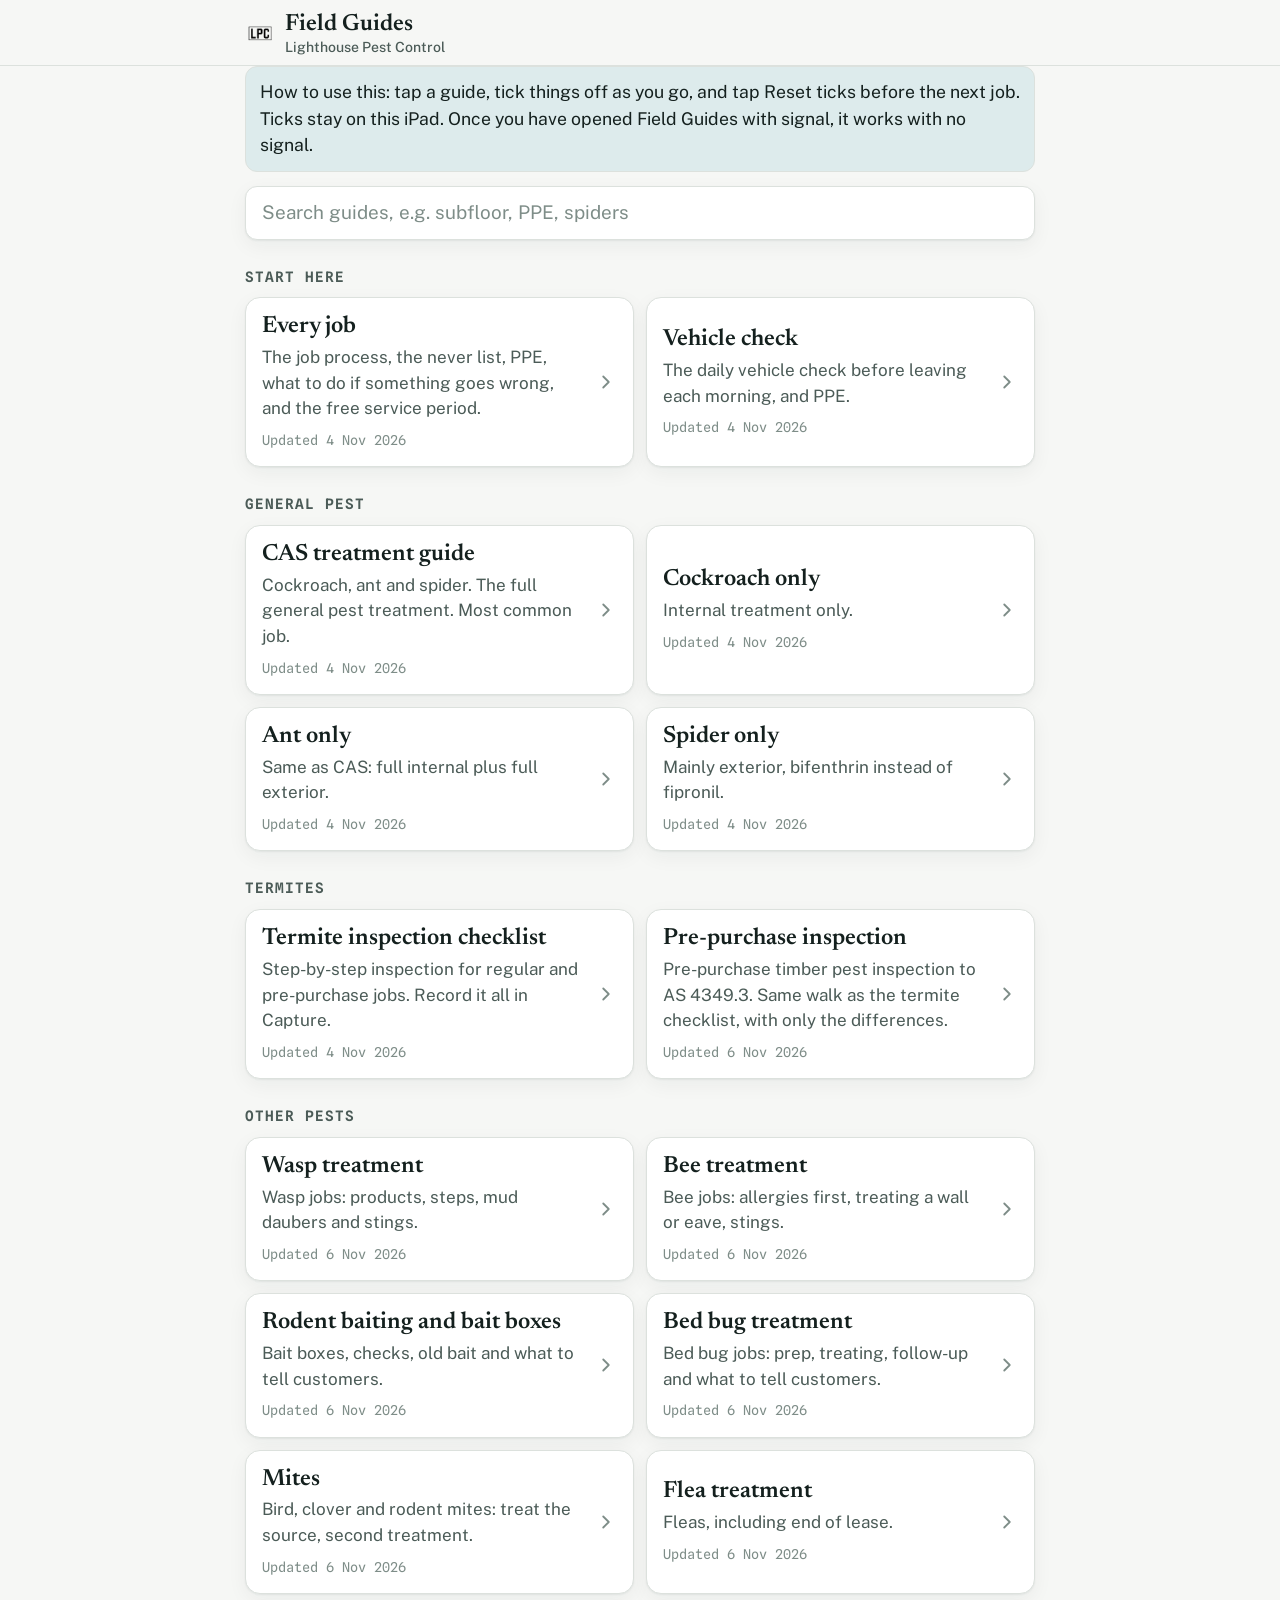
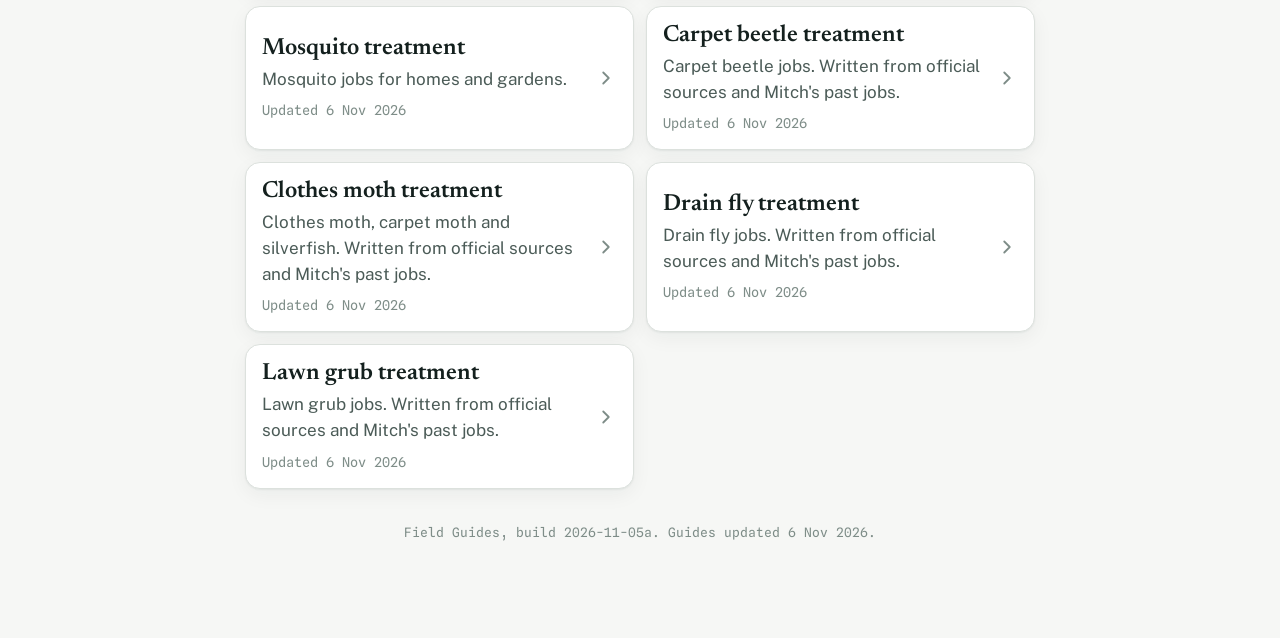
<file: guides/index.html>
<!DOCTYPE html>
<html lang="en-AU">
<head>
<meta charset="utf-8">
<title>Field Guides</title>
<meta name="viewport" content="width=device-width, initial-scale=1, viewport-fit=cover">
<meta name="apple-mobile-web-app-capable" content="yes">
<meta name="mobile-web-app-capable" content="yes">
<meta name="apple-mobile-web-app-title" content="Guides">
<meta name="theme-color" content="#F6F7F5">
<link rel="manifest" href="manifest.webmanifest">
<link rel="icon" type="image/png" sizes="32x32" href="../logo/icon-32.png">
<link rel="apple-touch-icon" href="../logo/icon-180.png">
<link rel="preconnect" href="https://fonts.googleapis.com">
<link rel="preconnect" href="https://fonts.gstatic.com" crossorigin>
<!-- Same fonts as Inspection Capture. Loaded without blocking the page, so a weak signal on site never holds the guide up.
     With no signal (or no fonts yet) the fallbacks in lpc-look.css take over: Georgia and the iPad's own font. -->
<link rel="stylesheet" href="https://fonts.googleapis.com/css2?family=Newsreader:opsz,wght@6..72,500;6..72,600&family=Public+Sans:wght@400;500;600;700&family=Spline+Sans+Mono:wght@500;600&display=swap" media="print" onload="this.media='all'">
<noscript><link rel="stylesheet" href="https://fonts.googleapis.com/css2?family=Newsreader:opsz,wght@6..72,500;6..72,600&family=Public+Sans:wght@400;500;600;700&family=Spline+Sans+Mono:wght@500;600&display=swap"></noscript>
<link rel="stylesheet" href="lpc-look.css">
<link rel="stylesheet" href="guides.css">
</head>
<body>

<div id="newver" role="status" hidden>
  <div class="in"><span class="tx">A new version is available.</span><button class="btn" id="refresh" type="button">Tap to refresh</button></div>
</div>

<div class="top" id="top">
  <div class="wrap">
    <div class="hrow" id="hHome">
      <div class="brand">
        <a href="../home.html" aria-label="Back to Lighthouse home" style="display:block;line-height:0;flex:none"><img class="lpcmark" src="../logo/lpc-badge.png" alt="Lighthouse Pest Control" width="30" height="30"></a>
        <div class="htitle">Field Guides<small>Lighthouse Pest Control</small></div>
      </div>
    </div>
    <div id="hGuide" hidden>
      <div class="hrow">
        <button class="btn back" id="back" type="button" aria-label="Back to all guides">
          <svg viewBox="0 0 24 24" stroke-width="2" stroke-linecap="round" stroke-linejoin="round" aria-hidden="true"><path d="m15 6-6 6 6 6"/></svg>Back
        </button>
        <div class="gt" id="gtitle"></div>
        <div class="prog" id="prog" hidden><span id="pcount">0/0</span><span class="bar"><i id="pbar"></i></span></div>
        <button class="btn iconbtn" id="printBtn" type="button" aria-label="Print this guide" hidden>
          <svg viewBox="0 0 24 24" stroke-width="1.8" stroke-linecap="round" stroke-linejoin="round" aria-hidden="true"><path d="M7 9V4h10v5M7 17H5a1 1 0 0 1-1-1v-6a1 1 0 0 1 1-1h14a1 1 0 0 1 1 1v6a1 1 0 0 1-1 1h-2"/><rect x="7" y="14" width="10" height="6" rx="1"/></svg>
        </button>
      </div>
      <nav class="jump" id="jump" aria-label="Jump to a section" hidden></nav>
    </div>
  </div>
</div>

<main class="wrap">
  <div class="boot" id="boot">Opening the guides&hellip;</div>

  <section id="vHome">
    <p class="howto">How to use this: tap a guide, tick things off as you go, and tap Reset ticks before the next job. Ticks stay on this iPad. Once you have opened Field Guides with signal, it works with no signal.</p>
    <div class="note-banner" id="off" role="status" hidden>Offline. Showing the copy saved on this iPad.</div>
    <input class="search" id="q" type="search" placeholder="Search guides, e.g. subfloor, PPE, spiders"
      autocomplete="off" autocapitalize="off" autocorrect="off" spellcheck="false" enterkeyhint="search" aria-label="Search guides">
    <div id="list" aria-live="polite"></div>
  </section>

  <article id="vGuide" hidden></article>

  <noscript><p class="empty">Field Guides needs JavaScript switched on.</p></noscript>
  <p class="foot" id="build"></p>
</main>

<script src="render.js"></script>
<script src="app.js"></script>
</body>
</html>
</file>
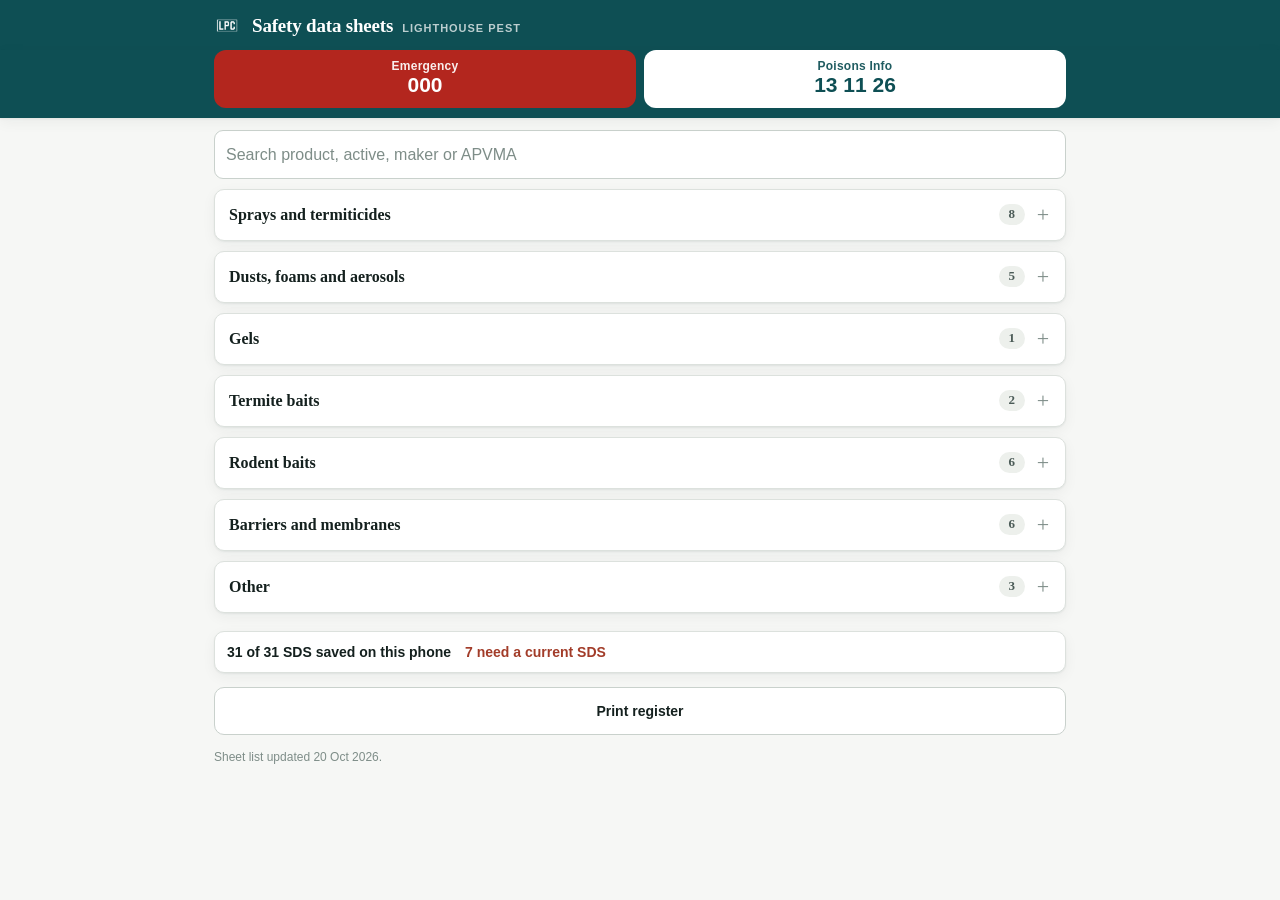
<file: sds/index.html>
<!DOCTYPE html>
<html lang="en-AU">
<head>
<meta charset="utf-8">
<meta name="viewport" content="width=device-width,initial-scale=1,viewport-fit=cover">
<meta name="apple-mobile-web-app-capable" content="yes">
<meta name="apple-mobile-web-app-status-bar-style" content="black-translucent">
<meta name="apple-mobile-web-app-title" content="SDS">
<meta name="theme-color" content="#0E4F54">
<title>SDS</title>
<link rel="manifest" href="manifest.webmanifest">
<link rel="icon" type="image/png" sizes="32x32" href="../logo/icon-32.png">
<link rel="apple-touch-icon" href="../logo/icon-sds-180.png">
<style>
/* Same look as records.html: same variables, header, buttons, cards. No web fonts here (this page
   has to work with no signal), so the font stacks fall back to Georgia and the phone's own font. */
:root{
  --bg:#F6F7F5; --surface:#FFFFFF; --surface2:#EDF0EC; --raise:0 1px 2px rgba(20,32,30,.06),0 4px 14px rgba(20,32,30,.05);
  --ink:#14201E; --ink2:#4B5B57; --ink3:#7E8D88; --line:#DCE1DD; --line2:#C9D1CC;
  --deep:#0E4F54; --deepInk:#FFFFFF; --accent:#B4701F; --sos:#B3261E;
  --over:#A23C29; --overBg:#F8E8E3; --soon:#8C6314; --soonBg:#F8F0DC; --ok:#276B59; --okBg:#E2EFE9;
  --focus:#0E4F54;
}
@media not all{ :root:not([data-theme="light"]){
  --bg:#0D1513; --surface:#16211F; --surface2:#1E2B28; --raise:0 1px 2px rgba(0,0,0,.4),0 6px 18px rgba(0,0,0,.28);
  --ink:#E9EEEB; --ink2:#9FB0AB; --ink3:#71837E; --line:#27342F; --line2:#33423D;
  --deep:#57B3BA; --deepInk:#08201F; --accent:#DDA05B; --sos:#C93A30;
  --over:#EE9179; --overBg:#2C1A16; --soon:#DCB162; --soonBg:#2B2416; --ok:#74C8A8; --okBg:#14261F;
  --focus:#57B3BA;
}}
*{box-sizing:border-box}
[hidden]{display:none!important}
body{margin:0;background:var(--bg);color:var(--ink);
  font-family:"Public Sans",-apple-system,BlinkMacSystemFont,"Segoe UI",sans-serif;
  font-size:15px;line-height:1.45;-webkit-text-size-adjust:100%;
  padding-bottom:calc(40px + env(safe-area-inset-bottom))}
h1,h2,h3{font-family:Newsreader,Georgia,serif;font-weight:600;text-wrap:balance;margin:0}
button{font:inherit;color:inherit;background:none;border:none;cursor:pointer}
:focus-visible{outline:2px solid var(--focus);outline-offset:2px;border-radius:6px}
.wrap{max-width:880px;margin:0 auto;padding:0 14px}
/* keeps the status bar area solid when the page is saved to the home screen */
body::before{content:"";position:fixed;top:0;left:0;right:0;height:env(safe-area-inset-top,0px);background:var(--deep);z-index:31}

/* header, then the call strip that stays put while you scroll */
header{background:var(--deep);color:var(--deepInk);padding:calc(12px + env(safe-area-inset-top)) 0 0}
.brand{display:flex;flex-wrap:nowrap;align-items:center;gap:6px 12px;padding-bottom:10px}
.brand .ttl{display:flex;flex-wrap:wrap;align-items:baseline;gap:0 9px;min-width:0}   /* on a narrow phone the small "Lighthouse Pest" drops under the title */
.brand h1{font-size:19px;color:var(--deepInk);letter-spacing:-.01em}
.brand .sub{font-size:11px;opacity:.72;text-transform:uppercase;letter-spacing:.09em;font-weight:600}
/* the LPC badge is the way Home: 44px to tap, but the padding and the matching negative margin keep the header the same height */
.lpchome{flex:none;align-self:center;display:block;padding:9px;margin:-9px;border-radius:12px;-webkit-tap-highlight-color:transparent}
.calls{position:sticky;top:env(safe-area-inset-top,0px);z-index:30;background:var(--deep);padding:0 0 10px;box-shadow:var(--raise)}
.callgrid{display:grid;grid-template-columns:1fr 1fr;gap:8px}
.call{display:flex;flex-direction:column;align-items:center;justify-content:center;min-height:58px;padding:7px 8px;
  border-radius:12px;text-decoration:none;text-align:center;line-height:1.15;font-weight:700}
.call .l{font-size:12px;font-weight:600;letter-spacing:.02em;opacity:.92}
.call .n{font-size:21px;font-weight:700}
.call.sos{background:var(--sos);color:#fff}
.call.pi{background:var(--deepInk);color:var(--deep)}

/* status, search */
.statcard{background:var(--surface);border:1px solid var(--line);border-radius:10px;padding:10px 12px;margin:18px 0 10px;box-shadow:var(--raise)}
.statline{display:flex;flex-wrap:wrap;align-items:center;gap:4px 14px;font-size:14px}
.statline b{font-weight:700}
.statline .need{color:var(--over);font-weight:700}
.spin{width:16px;height:16px;border:2px solid var(--line2);border-top-color:var(--deep);border-radius:50%;animation:sp .8s linear infinite;display:inline-block;vertical-align:-3px}
@keyframes sp{to{transform:rotate(360deg)}}
@media (prefers-reduced-motion:reduce){*{animation-duration:.01ms!important;transition-duration:.01ms!important}}
.banner{padding:11px 13px;border-radius:10px;font-size:13px;margin:10px 0 0;border:1px solid}
.banner.warn{background:var(--soonBg);border-color:var(--soon);color:var(--soon)}
.inp{width:100%;padding:12px 11px;border-radius:9px;border:1px solid var(--line2);background:var(--surface);color:var(--ink);font:inherit;font-size:16px;min-height:46px}
.inp::placeholder{color:var(--ink3)}
.search{margin-top:12px;display:block}
.small{font-size:12px;color:var(--ink3)}
.hint{font-size:12px;color:var(--ink3);margin:4px 0 6px}

/* recent products: one tap opens the sheet. A red outline means there is no sheet on file yet, so it jumps to the card instead. */
.recent{display:flex;align-items:center;gap:10px;margin-top:10px}
.recent .lbl{flex:none;font-size:12px;font-weight:700;text-transform:uppercase;letter-spacing:.06em;color:var(--ink3)}
.chips{display:flex;gap:8px;flex:1;min-width:0;overflow-x:auto;padding:2px 2px 4px;scrollbar-width:none;-webkit-overflow-scrolling:touch}
.chips::-webkit-scrollbar{display:none}
.chip{flex:none;display:flex;align-items:center;max-width:210px;height:48px;padding:0 15px;border:1px solid var(--line2);background:var(--surface);
  border-radius:999px;font:inherit;font-size:14px;font-weight:600;line-height:1.2;color:var(--ink);text-decoration:none;text-align:left}
.chip>span{display:block;min-width:0;white-space:nowrap;overflow:hidden;text-overflow:ellipsis}
.chip.none{border-color:var(--over);color:var(--over)}

/* product groups: a bar for each (name and count), shut unless you are searching */
.grp{margin-top:10px}
.gh{margin:0;font-size:16px}
.gbar{display:flex;align-items:center;gap:10px;width:100%;min-height:52px;padding:0 14px;text-align:left;
  background:var(--surface);border:1px solid var(--line);border-radius:10px;box-shadow:var(--raise)}
.gbar .gn{font-family:Newsreader,Georgia,serif;font-weight:600;font-size:16px;flex:1;min-width:0}
.gbar .gc{flex:none;font-size:13px;font-weight:600;color:var(--ink2);background:var(--surface2);border-radius:999px;padding:1px 10px}
.gbar::after{content:"+";flex:none;font-size:22px;font-weight:500;color:var(--ink3);line-height:1;width:16px;text-align:center}
.gbar[aria-expanded="true"]::after{content:"\2212"}
.gbody{margin-top:8px}

/* product cards: name on the left, Open SDS on the right (about 80px). Tap the name to open the rest. */
.card{position:relative;background:var(--surface);border:1px solid var(--line);border-radius:10px;margin-bottom:8px;box-shadow:var(--raise)}
.card .open{position:absolute;right:12px;top:15px;z-index:1;width:100px;min-width:0;min-height:48px;margin:0;padding:0 8px;font-size:15px;flex:none}
details.pc>summary{list-style:none;cursor:pointer;display:flex;flex-direction:column;justify-content:center;gap:4px;min-height:78px;
  padding:10px 12px;border-radius:10px;-webkit-tap-highlight-color:transparent}
details.pc>summary::-webkit-details-marker{display:none}
.card.hasbtn details.pc>summary{padding-right:124px}
.pn{font-weight:700;font-size:15.5px;line-height:1.25;overflow-wrap:anywhere}
.pm{display:flex;align-items:center;gap:8px;min-width:0;font-size:13px;color:var(--ink2);line-height:1.3}
.pm .pa{flex:1;min-width:0;white-space:nowrap;overflow:hidden;text-overflow:ellipsis}
.pm .more{flex:none;margin-left:auto;font-size:12px;font-weight:600;color:var(--ink3);white-space:nowrap}
.pm .more::after{content:" \25BE"}
details.pc[open] .pm .more::after{content:" \25B4"}
.pill{flex:none;font-size:11.5px;font-weight:700;border-radius:999px;padding:1px 8px;border:1px solid;white-space:nowrap}
.pill.bad{background:var(--overBg);border-color:var(--over);color:var(--over)}
.pill.warn{background:var(--soonBg);border-color:var(--soon);color:var(--soon)}
.pbody{padding:10px 12px 12px;border-top:1px solid var(--line)}
.card .tag{display:inline-block;font-size:11px;font-weight:600;color:var(--ink2);border:1px solid var(--line2);border-radius:999px;padding:1px 8px;margin-bottom:6px;white-space:nowrap}
.card .pl{font-size:13px;color:var(--ink2)}
.card .mt{font-size:12.5px;color:var(--ink3);margin-top:1px}
.flag{display:flex;flex-direction:column;gap:1px;margin-top:8px;padding:8px 10px;border-radius:8px;border:1px solid;font-size:13px}
.flag b{font-size:14px}
.flag.bad{background:var(--overBg);border-color:var(--over);color:var(--over)}
.flag.warn{background:var(--soonBg);border-color:var(--soon);color:var(--soon)}
.until{margin-top:6px}
.empty{text-align:center;padding:36px 20px;color:var(--ink3)}

/* buttons */
.btns{display:flex;gap:8px;flex-wrap:wrap;margin:14px 0}
.btn{flex:1;min-width:112px;min-height:48px;padding:13px 12px;border-radius:10px;border:1px solid var(--line2);background:var(--surface);
  font-weight:600;font-size:14px;display:flex;align-items:center;justify-content:center;gap:7px;text-decoration:none;color:var(--ink)}
.btn.pri{background:var(--deep);color:var(--deepInk);border-color:var(--deep)}
.sv{margin-top:6px}
.sv.ok{color:var(--ok)}

/* safety facts (sit at the bottom of the open card) */
.fb{margin:6px 0 0;padding:0 2px}
.kv{display:flex;gap:10px;padding:8px 0;border-bottom:1px solid var(--line);font-size:13.5px}
.kv:last-child{border-bottom:none}
.kv dt{flex:0 0 100px;color:var(--ink3);font-size:12px;text-transform:uppercase;letter-spacing:.05em;font-weight:600;padding-top:1px}
.kv dd{margin:0;flex:1;min-width:0;word-break:break-word;white-space:pre-wrap}
.kv a{color:var(--deep);font-weight:600}
.fbh{margin:12px 0 0;font-size:12px;text-transform:uppercase;letter-spacing:.05em;color:var(--ink3);font-weight:700;padding-bottom:2px;border-bottom:1px solid var(--line)}
.none{font-size:13.5px;color:var(--ink2);padding:10px 2px 2px}

.boot{display:grid;place-items:center;min-height:60vh;min-height:60dvh;text-align:center;padding:24px;gap:10px;color:var(--ink2)}
.boot .btn{flex:none;width:100%;max-width:260px}

/* the printed register: hidden on screen, the only thing on the page when printing */
#reg{display:none}
@page{size:A4;margin:12mm}
@media print{
  body>*:not(#reg){display:none!important}
  body::before{display:none!important}
  html,body{background:#fff!important;color:#333!important;padding:0!important;margin:0!important}
  #reg{display:block;font-family:Arial,Helvetica,sans-serif;color:#333;font-size:9pt;line-height:1.35;
    -webkit-print-color-adjust:exact;print-color-adjust:exact}
  #reg h1{font-family:Arial,Helvetica,sans-serif;font-weight:700;font-size:18pt;color:#333;margin:0 0 6pt}
  #reg .rbiz{font-size:9.5pt;padding-bottom:8pt;margin-bottom:10pt;border-bottom:1pt solid #333}
  #reg .rbiz b{font-weight:700}
  #reg table{width:100%;border-collapse:collapse;table-layout:fixed;font-size:8pt}
  #reg thead{display:table-header-group}
  #reg tr{break-inside:avoid;page-break-inside:avoid}
  #reg th{background:#eee;color:#333;font-weight:700;text-align:left;padding:4pt;border-bottom:1pt solid #ccc;vertical-align:bottom}
  #reg td{padding:4pt;border-bottom:1pt solid #ccc;vertical-align:top;overflow-wrap:anywhere}
  #reg td.pn{font-weight:700}
  #reg .rfoot{margin:12pt 0 0;font-size:8.5pt}
}
.lpcmark{height:26px;width:26px;flex:none;align-self:center;display:block;filter:brightness(0) invert(1)}
</style>
</head>
<body>

<header>
  <div class="wrap">
    <div class="brand"><a class="lpchome" href="../home.html" aria-label="Home"><img class="lpcmark" src="../logo/lpc-badge.png" alt="Lighthouse Pest Control" width="26" height="26"></a>
      <div class="ttl"><h1>Safety data sheets</h1><span class="sub">Lighthouse Pest</span></div>
    </div>
  </div>
</header>
<div class="calls">
  <div class="wrap">
    <div class="callgrid">
      <a class="call sos" href="tel:000" aria-label="Call Emergency 000"><span class="l">Emergency</span> <span class="n">000</span></a>
      <a class="call pi" href="tel:131126" aria-label="Call Poisons Info 13 11 26"><span class="l">Poisons Info</span> <span class="n">13 11 26</span></a>
    </div>
  </div>
</div>

<main class="wrap" id="main">
  <div class="boot" id="boot"><div><span class="spin"></span></div><div>Opening safety data sheets…</div></div>
  <div id="app" hidden>
    <input class="inp search" id="q" type="search" placeholder="Search product, active, maker or APVMA"
      autocomplete="off" autocapitalize="off" autocorrect="off" spellcheck="false" enterkeyhint="search" aria-label="Search products">
    <div class="banner warn" id="off" hidden>Offline. Showing the saved copy.</div>
    <div class="recent" id="recent" hidden><span class="lbl">Recent</span><div class="chips" id="chips"></div></div>
    <div id="list"></div>
    <div class="statcard">
      <div class="statline">
        <b id="st1"></b>
        <span class="spin" id="spin" hidden></span>
        <span class="need" id="st2" hidden></span>
      </div>
    </div>
    <div class="btns"><button class="btn" id="print" type="button">Print register</button></div>
    <p class="hint" id="upd"></p>
  </div>
</main>
<div id="reg" aria-hidden="true"></div>

<script>
(function(){
"use strict";
const BUILD="2026-10-07s1";   // same cache-buster idea as records.html; bump it when the page or data layout changes
const $=s=>document.querySelector(s), el=(t,c,x)=>{const n=document.createElement(t);
  if(c)n.className=c; if(x!=null)n.textContent=x; return n;};
/* All data goes onto the page with textContent (never innerHTML), so nothing in the JSON can inject markup. */
const AU=["Jan","Feb","Mar","Apr","May","Jun","Jul","Aug","Sep","Oct","Nov","Dec"];
const mon=d=>AU[d.getMonth()]+" "+d.getFullYear();
const dmy=d=>d.getDate()+" "+AU[d.getMonth()]+" "+d.getFullYear();
const DATA="../jobbook-data/";
const PDF_CACHE="sds-pdf-v1";
const PREFS_KEY="lpc-records-prefs";
const GROUPS=["Sprays and termiticides","Dusts, foams and aerosols","Gels","Termite baits","Rodent baits","Barriers and membranes","Other"];

/* Today, for the 5-year maths. ?today=YYYY-MM-DD overrides it so it can be tested. */
function todayDate(){
  try{
    const q=new URLSearchParams(location.search).get("today");
    if(q&&/^\d{4}-\d{2}-\d{2}$/.test(q)){
      const p=q.split("-").map(Number), d=new Date(p[0],p[1]-1,p[2]);
      if(d.getMonth()===p[1]-1&&d.getDate()===p[2]) return d;
    }
  }catch(e){}
  const n=new Date(); return new Date(n.getFullYear(),n.getMonth(),n.getDate());
}
const TODAY=todayDate();

/* "" and missing both mean blank. Arrays join, true/false read Yes/No. */
function txt(v){
  if(v==null) return "";
  if(Array.isArray(v)) return v.map(txt).filter(Boolean).join(", ");
  if(v===true) return "Yes";
  if(v===false) return "No";
  if(typeof v==="object") return "";
  return String(v).trim();
}
/* issued is YYYY-MM-DD or YYYY-MM (a month alone counts as the 1st) */
function parseIssued(s){
  const m=/^(\d{4})-(\d{2})(?:-(\d{2}))?$/.exec(txt(s)); if(!m) return null;
  const y=+m[1], mo=+m[2], d=m[3]?+m[3]:1, dt=new Date(y,mo-1,d);
  if(mo<1||mo>12||dt.getMonth()!==mo-1||dt.getDate()!==d) return null;
  return dt;
}

const cap=s=>s?s.charAt(0).toUpperCase()+s.slice(1):s;   // "yes" reads better as "Yes"

const S={chem:null,sheets:{},updated:"",items:[],saved:new Set(),svEls:[],open:new Set(),gopen:new Set(),focusDone:false,q:"",
  fromCache:false,cacheOK:("caches" in window),saving:false,loaded:false,failed:false};

/* ---------- phone-added products (written by records.html on this same origin) ---------- */
function readCustom(){
  try{
    const o=JSON.parse(localStorage.getItem(PREFS_KEY)||"{}")||{};
    return Array.isArray(o.customProducts)?o.customProducts:[];
  }catch(e){ return []; }
}

/* Products used lately, from the same Records prefs (read only, nothing is written). Records keeps the list it used
   last time for each service; a product that turns up in more services comes first. Empty means no chips at all. */
function readRecent(){
  try{
    const o=JSON.parse(localStorage.getItem(PREFS_KEY)||"{}")||{};
    const lp=(o.lastProducts&&typeof o.lastProducts==="object"&&!Array.isArray(o.lastProducts))?o.lastProducts:{};
    const n=Object.create(null), order=[];
    Object.keys(lp).forEach(function(k){
      (Array.isArray(lp[k])?lp[k]:[]).forEach(function(v){
        const id=txt(v); if(!id) return;
        if(!(id in n)){ n[id]=0; order.push(id); }
        n[id]++;
      });
    });
    return order.map(function(id,i){ return {id:id,n:n[id],i:i}; }).sort(function(a,b){ return b.n-a.n||a.i-b.i; }).map(function(x){ return x.id; });
  }catch(e){ return []; }
}

/* ---------- build the product list ---------- */
function groupOf(p){
  const t=txt(p.type).toLowerCase();
  const eq=(Array.isArray(p.equip)?p.equip:[]).map(x=>txt(x).toLowerCase());
  if(t==="liquid") return 0;
  if(t==="dust"||t==="aerosol"||t==="foam") return 1;
  if(t==="gel") return 2;
  if(t==="bait"&&eq.indexOf("termite bait stations")>=0) return 3;
  if(t==="bait"&&eq.indexOf("bait stations (rodent)")>=0) return 4;
  if(t==="membrane") return 5;
  return 6;
}
function flagFor(file,issued,issuedD){
  if(!file) return {k:"none",why:"No SDS on file"};
  if(!issuedD) return {k:"nodate"};
  const exp=new Date(issuedD.getFullYear()+5,issuedD.getMonth(),issuedD.getDate());
  if(exp<TODAY) return {k:"old",why:"Sheet is from "+mon(issuedD)+", over 5 years old"};
  return {k:"ok",until:mon(exp)};
}
function buildItems(){
  const ids=new Set(), out=[];
  function add(p,mine){
    if(!p||typeof p!=="object") return;
    const id=txt(p.id), name=txt(p.name);
    if(!id||!name||ids.has(id)) return;
    ids.add(id);
    const raw=S.sheets[id], sh=(raw&&typeof raw==="object"&&!Array.isArray(raw))?raw:{};
    const fa=(sh.firstAid&&typeof sh.firstAid==="object")?sh.firstAid:{};
    const it={id:id,name:name,mine:mine,active:txt(p.active),apvma:txt(p.apvma),
      group:groupOf(p),
      file:txt(sh.file),sdsName:txt(sh.sdsName),maker:txt(sh.maker),issued:txt(sh.issued),
      emergencyPhone:txt(sh.emergencyPhone),hazardous:cap(txt(sh.hazardous)),signalWord:txt(sh.signalWord),
      dgClass:txt(sh.dgClass),unNumber:txt(sh.unNumber),ppe:txt(sh.ppe),storedAt:txt(sh.storedAt),notes:txt(sh.notes),
      fa:{swallowed:txt(fa.swallowed),eyes:txt(fa.eyes),skin:txt(fa.skin),inhaled:txt(fa.inhaled)},
      faText:typeof sh.firstAid==="string"?txt(sh.firstAid):""};
    it.issuedD=parseIssued(it.issued);
    it.flag=flagFor(it.file,it.issued,it.issuedD);
    it.url=it.file?"pdf/"+encodeURIComponent(it.file)+"?v="+encodeURIComponent(it.issued||"0"):"";
    it.abs=it.url?new URL(it.url,location.href).href:"";
    it.hay=[it.name,it.active,it.maker,it.apvma,it.sdsName].join(" | ").toLowerCase();
    out.push(it);
  }
  (S.chem.products||[]).forEach(p=>add(p,false));
  readCustom().forEach(p=>add(p,true));
  return out;
}
const byName=(a,b)=>a.name.localeCompare(b.name,"en-AU",{sensitivity:"base",numeric:true});

/* ---------- screen ---------- */
function facts(p){
  const dl=el("dl","fb"); let n=0;
  const row=(label,v,tel)=>{
    if(!v) return; n++;
    const r=el("div","kv"); r.append(el("dt",null,label));
    const dd=el("dd");
    if(tel){ const a=el("a",null,v); a.href="tel:"+tel; dd.append(a); } else dd.textContent=v;
    r.append(dd); dl.append(r);
  };
  row("Hazardous",p.hazardous); row("Signal word",p.signalWord); row("DG class",p.dgClass);
  row("UN number",p.unNumber); row("PPE",p.ppe);
  const fa=[["Swallowed",p.fa.swallowed],["Eyes",p.fa.eyes],["Skin",p.fa.skin],["Breathed in",p.fa.inhaled]].filter(x=>x[1]);
  if(fa.length||p.faText){
    dl.append(el("div","fbh","First aid"));
    if(p.faText) row("First aid",p.faText);
    fa.forEach(x=>row(x[0],x[1]));
  }
  const digits=p.emergencyPhone.replace(/[^\d+]/g,"");
  row("Emergency phone",p.emergencyPhone,/\d/.test(digits)?digits:"");
  row("Stored",p.storedAt); row("Notes",p.notes);
  return n?dl:null;
}
function card(p){
  const f=p.flag;
  const c=el("div","card"+(p.url?" hasbtn":"")); c.dataset.id=p.id;
  if(p.url){
    const a=el("a","btn pri open","Open SDS"); a.href=p.url; a.setAttribute("aria-label","Open SDS for "+p.name); c.append(a);   // same tab on purpose: iOS home-screen apps lose their cached files in a new tab
  }
  /* shut: name, active, a short warning if the sheet is missing or old, and Open SDS. Everything else is inside. */
  const det=el("details","pc"); det.dataset.id=p.id; if(S.open.has(p.id)) det.open=true;
  const sum=el("summary"); sum.append(el("span","pn",p.name));
  const pm=el("span","pm");
  if(f.k==="none"||f.k==="old") pm.append(el("span","pill bad","Get a current SDS"));
  else if(f.k==="nodate") pm.append(el("span","pill warn","Check the SDS date"));
  pm.append(el("span","pa",p.active),el("span","more","Details"));
  sum.append(pm); det.append(sum);

  const b=el("div","pbody");
  if(p.mine) b.append(el("div","tag","Added on this phone"));
  if(p.active) b.append(el("div","pl",p.active));
  if(p.apvma) b.append(el("div","mt","APVMA "+p.apvma));
  const sm=[]; if(p.issued) sm.push(p.issuedD?mon(p.issuedD):p.issued); if(p.maker) sm.push(p.maker);
  if(sm.length) b.append(el("div","mt","SDS: "+sm.join(" · ")));
  if(f.k==="none"||f.k==="old"){
    const d=el("div","flag bad"); d.append(el("b",null,"Get a current SDS"),el("span",null,f.why)); b.append(d);
  }else if(f.k==="nodate"){
    const d=el("div","flag warn"); d.append(el("b",null,"Check the SDS date"),el("span",null,"No issue date saved yet.")); b.append(d);
  }else{
    b.append(el("div","small until","Current until "+f.until));
  }
  if(p.url){ const sv=el("div","small sv"); b.append(sv); S.svEls.push({p:p,sv:sv}); }
  b.append(el("div","fbh","Safety facts"));
  const dl=facts(p);
  b.append(dl||el("div","none",p.file?"Not filled in yet. Open the SDS.":"Nothing on file yet. Get a current SDS."));
  det.append(b); c.append(det);
  return c;
}
/* Recent chips sit above the list and go away while you search. A chip with a sheet opens it in one tap. */
function renderRecent(searching){
  const box=$("#recent"), row=$("#chips"); row.textContent="";
  const byId=new Map(); S.items.forEach(function(p){ byId.set(p.id,p); });
  const ids=searching?[]:readRecent().filter(function(id){ return byId.has(id); }).slice(0,6);
  box.hidden=!ids.length;
  ids.forEach(function(id){
    const p=byId.get(id); let n;
    if(p.url){ n=el("a","chip"); n.href=p.url; n.setAttribute("aria-label","Open SDS for "+p.name); }
    else{
      n=el("button","chip none"); n.type="button"; n.setAttribute("aria-label",p.name+", no SDS on file. Show it in the list.");
      n.addEventListener("click",function(){ reveal(p); });
    }
    n.append(el("span",null,p.name)); n.title=p.name; row.append(n);
  });
}
/* open the product's group and card, and scroll to it */
function reveal(p){
  S.gopen.add(p.group); S.open.add(p.id); renderList();
  const cs=$("#list").querySelectorAll(".card");
  for(let i=0;i<cs.length;i++) if(cs[i].dataset.id===p.id){ cs[i].scrollIntoView({block:"center"}); break; }
}
function renderList(){
  const list=$("#list"); list.textContent=""; S.svEls=[];
  const searching=!!S.q.trim();
  renderRecent(searching);
  const toks=S.q.toLowerCase().split(/\s+/).filter(Boolean);
  const shown=S.items.filter(p=>toks.every(t=>p.hay.indexOf(t)>=0));
  if(!shown.length){
    list.append(el("div","empty",searching?"Nothing matches “"+S.q.trim()+"”.":"No products to show."));
    return;
  }
  GROUPS.forEach((g,i)=>{
    const rows=shown.filter(p=>p.group===i).sort(byName); if(!rows.length) return;
    const open=searching||S.gopen.has(i);   // groups stay shut unless you are searching (or opened one yourself)
    const sec=el("section","grp"), h=el("h2","gh"), bar=el("button","gbar");
    bar.type="button"; bar.setAttribute("aria-expanded",String(open));
    bar.append(el("span","gn",g),el("span","gc",String(rows.length)));
    h.append(bar); sec.append(h);
    const body=el("div","gbody"); body.hidden=!open;
    rows.forEach(p=>body.append(card(p)));
    sec.append(body);
    bar.addEventListener("click",function(){
      const now=body.hidden;   // hidden now means this tap opens it
      body.hidden=!now; bar.setAttribute("aria-expanded",String(now));
      if(!S.q.trim()){ if(now) S.gopen.add(i); else S.gopen.delete(i); }
    });
    list.append(sec);
  });
  refreshSaved();
}
function refreshSaved(){
  S.svEls.forEach(x=>{
    if(!S.cacheOK){ x.sv.textContent=""; return; }
    const ok=S.saved.has(x.p.abs);
    x.sv.textContent=ok?"✓ Saved on this phone":(S.saving?"Saving to this phone…":"Not saved on this phone yet");
    x.sv.className="small sv"+(ok?" ok":"");
  });
  updateStatus();
}
function updateStatus(){
  const total=S.items.length;
  const need=S.items.filter(p=>p.flag.k==="none"||p.flag.k==="old").length;
  const saved=S.items.filter(p=>p.url&&S.saved.has(p.abs)).length;
  $("#st1").textContent=S.cacheOK?(saved+" of "+total+" SDS saved on this phone"):"This browser can't save SDS to the phone.";
  $("#spin").hidden=!S.saving;
  const n=$("#st2"); n.hidden=!need; n.textContent=need+" need a current SDS";
}
function updateOffline(){
  $("#off").hidden=!(S.loaded&&(navigator.onLine===false||S.fromCache));
}

/* ---------- print register (built once the data is in, hidden on screen) ---------- */
function setPrinted(){ const n=$("#rprint"); if(n) n.textContent="Printed "+dmy(new Date()); }
function buildRegister(){
  const reg=$("#reg"); reg.textContent="";
  const op=(S.chem&&S.chem.operator)||{};
  const lic=(Array.isArray(op.techs)&&op.techs[0])?txt(op.techs[0].licence):"";
  reg.append(el("h1",null,"Hazardous Chemicals Register"));
  const biz=el("div","rbiz");
  if(txt(op.business)){ const bd=el("div"); bd.append(el("b",null,txt(op.business))); biz.append(bd); }
  if(txt(op.address)) biz.append(el("div",null,txt(op.address)));
  if(txt(op.phone)) biz.append(el("div",null,txt(op.phone)));
  if(lic) biz.append(el("div",null,"Licence "+lic));
  const pr=el("div",null,""); pr.id="rprint"; biz.append(pr);
  reg.append(biz);

  const cols=[["Product",22],["Maker",12],["Active",15],["APVMA",9],["SDS issued",10],["Hazardous",9],["DG class / UN",10],["Stored",13]];
  const t=el("table"), cg=el("colgroup");
  cols.forEach(c=>{ const x=el("col"); x.style.width=c[1]+"%"; cg.append(x); });
  t.append(cg);
  const hr=el("tr"); cols.forEach(c=>hr.append(el("th",null,c[0])));
  const th=el("thead"); th.append(hr); t.append(th);
  const tb=el("tbody");
  S.items.slice().sort(byName).forEach(p=>{
    const un=/^\d+$/.test(p.unNumber)?"UN "+p.unNumber:p.unNumber;
    const issued=!p.file?"No SDS on file":(p.issuedD?mon(p.issuedD):p.issued);
    const r=el("tr");
    [p.name,p.maker,p.active,p.apvma,issued,p.hazardous,[p.dgClass,un].filter(Boolean).join(" / "),p.storedAt].forEach((v,i)=>{
      r.append(el("td",i===0?"pn":null,v));
    });
    tb.append(r);
  });
  t.append(tb); reg.append(t);
  reg.append(el("p","rfoot","SDS for every product: lighthousepestmitch.github.io/lighthouse-inspection/sds/"));
  setPrinted();
}

/* ---------- save the PDFs on the phone ---------- */
async function precache(){
  if(!S.cacheOK||S.saving) return;
  S.saving=true; refreshSaved();
  try{
    if(navigator.storage&&navigator.storage.persist){ try{ navigator.storage.persist().catch(function(){}); }catch(e){} }
    const cache=await caches.open(PDF_CACHE);
    const want=new Set(S.items.filter(p=>p.url).map(p=>p.abs));
    const keys=await cache.keys();
    S.saved=new Set();
    for(const r of keys){
      if(want.has(r.url)) S.saved.add(r.url); else await cache.delete(r);   // an old version of a sheet, or a sheet that's gone
    }
    refreshSaved();
    for(const abs of want){
      if(S.saved.has(abs)) continue;
      try{
        const res=await fetch(abs);
        if(res.ok&&res.status===200){
          if(!(await cache.match(abs,{ignoreVary:true}))) await cache.put(abs,res);
          S.saved.add(abs);
        }
      }catch(e){}   // no signal or a bad file: leave it, try again next visit
      refreshSaved();
    }
  }catch(e){
    S.cacheOK=false;
  }
  S.saving=false; refreshSaved();
}

/* ---------- load ---------- */
function fail(miss){
  S.failed=true;
  const b=$("#boot"); b.hidden=false; $("#app").hidden=true; b.textContent="";
  const d=el("div"); d.append(el("h2",null,"Couldn't load the safety data sheets"));
  d.append(el("p",null,navigator.onLine===false
    ?"You're offline and this phone hasn't saved the list yet. Open this page once with signal and it will keep a copy."
    :"The "+miss.join(" and the ")+" didn't come down. Check your signal and try again."));
  const btn=el("button","btn pri","Try again"); btn.type="button"; btn.addEventListener("click",function(){ location.reload(); });
  d.append(btn); b.append(d);
}
async function get(path){
  try{
    const r=await fetch(path+"?v="+BUILD); if(!r.ok) return null;
    return {data:await r.json(),cached:r.headers.get("x-sds-cache")==="1"};
  }catch(e){ return null; }
}
async function load(){
  const res=await Promise.all([get(DATA+"chemicals.json"),get(DATA+"sds.json")]);
  const a=res[0], b=res[1], miss=[];
  if(!a||!a.data||!Array.isArray(a.data.products)) miss.push("product list");
  if(!b||!b.data||!b.data.sheets||typeof b.data.sheets!=="object") miss.push("SDS list");
  if(miss.length){ if(!S.loaded) fail(miss); return; }
  S.chem=a.data; S.sheets=b.data.sheets; S.updated=txt(b.data.updated);
  S.fromCache=!!(a.cached||b.cached);
  S.items=buildItems();
  S.loaded=true; S.failed=false;
  $("#boot").hidden=true; $("#app").hidden=false;
  const d=parseIssued(S.updated);
  $("#upd").textContent=d?"Sheet list updated "+dmy(d)+".":"";
  buildRegister(); renderList(); updateStatus(); updateOffline();
  if(!S.focusDone){ S.focusDone=true; focusSearch(); }
  precache();
}

$("#q").addEventListener("input",function(e){ S.q=e.target.value; renderList(); });
/* sds/index.html#search puts the cursor in the search box (home-screen shortcuts, other pages) */
function focusSearch(){ if(location.hash==="#search"&&!$("#app").hidden){ try{ $("#q").focus(); }catch(e){} } }
window.addEventListener("hashchange",focusSearch);
$("#list").addEventListener("toggle",function(e){
  const d=e.target; if(!d||d.tagName!=="DETAILS"||!d.dataset.id) return;
  if(d.open) S.open.add(d.dataset.id); else S.open.delete(d.dataset.id);
},true);
$("#print").addEventListener("click",function(){ setPrinted(); window.print(); });
window.addEventListener("beforeprint",setPrinted);
window.addEventListener("offline",updateOffline);
window.addEventListener("online",function(){ updateOffline(); if(S.fromCache||S.failed) load(); });

/* The worker's default scope is this folder, so Records, Job Book and Calendar stay out of it.
   If it can't register, the page still works online. */
function registerWorker(){
  try{
    if("serviceWorker" in navigator) navigator.serviceWorker.register("sw.js").catch(function(){});
  }catch(e){}
}
if(document.readyState==="complete") registerWorker(); else window.addEventListener("load",registerWorker);

load();
})();
</script>
</body>
</html>
</file>
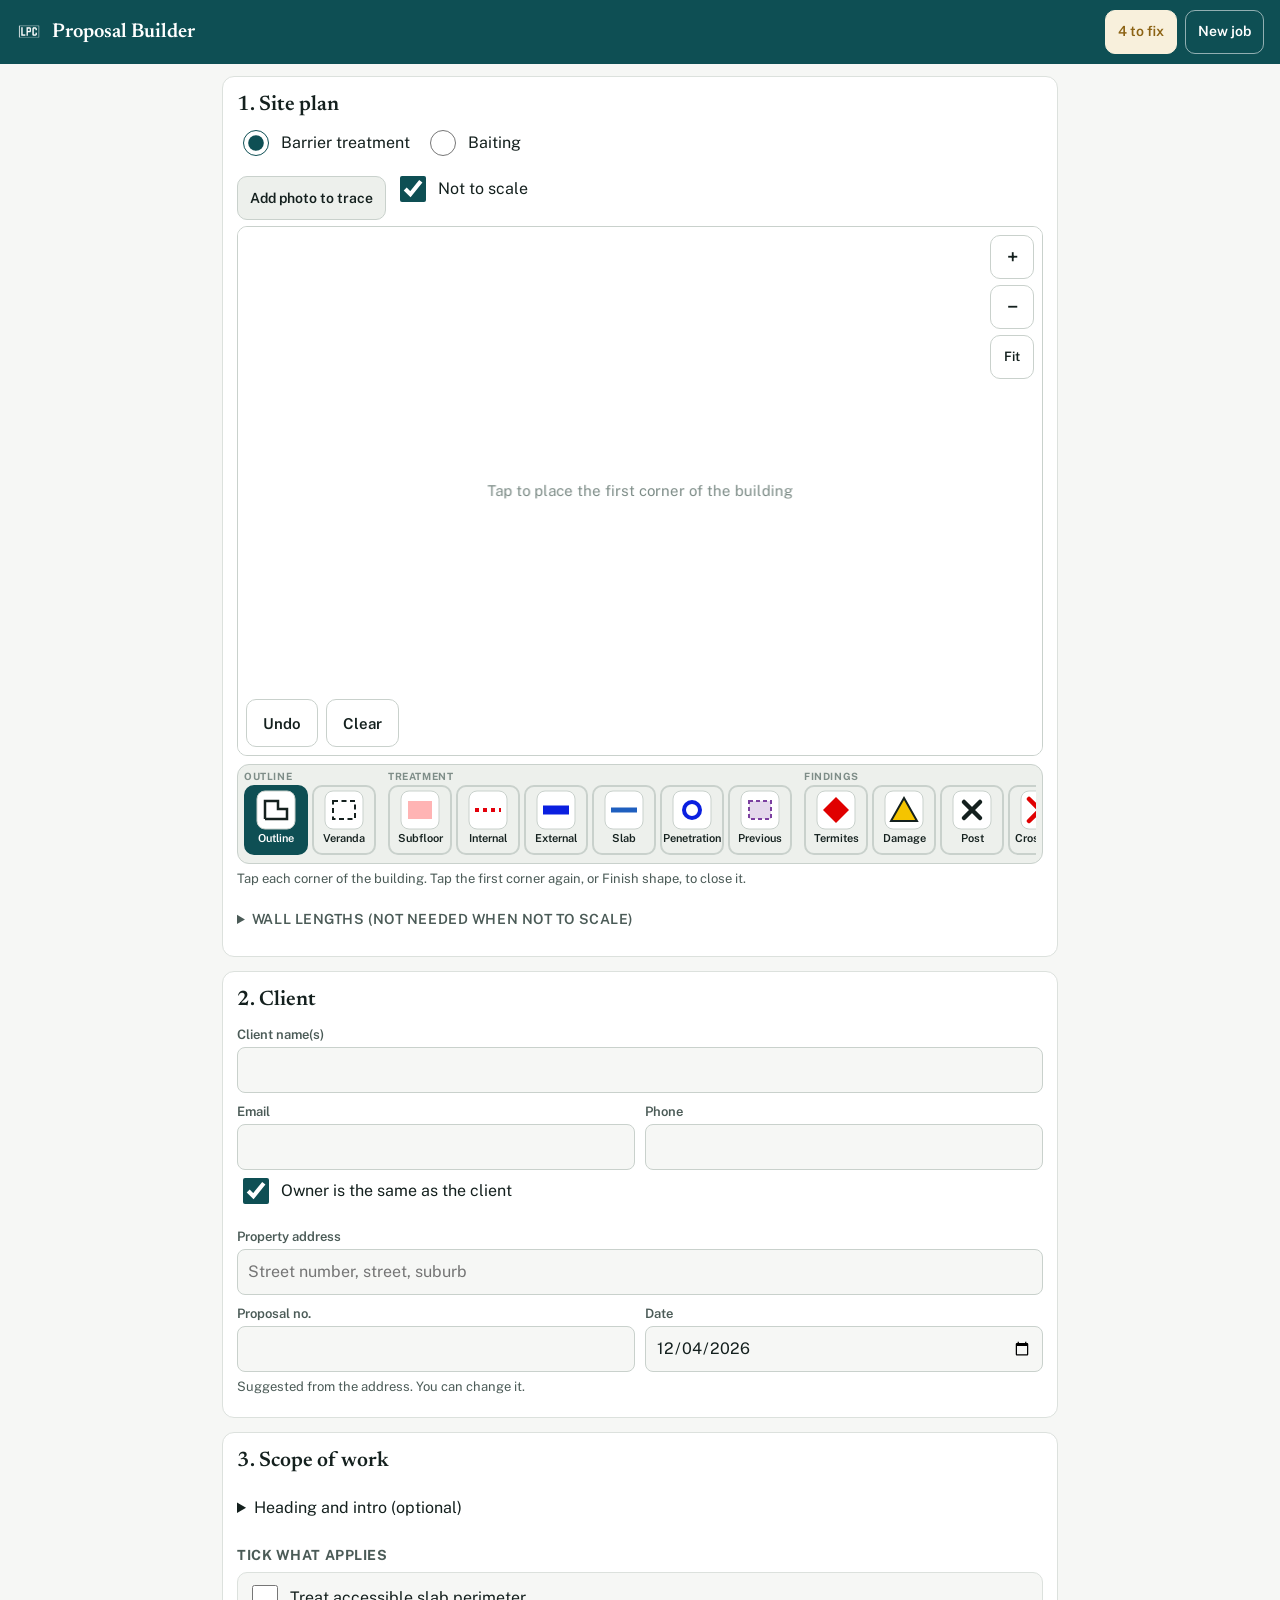
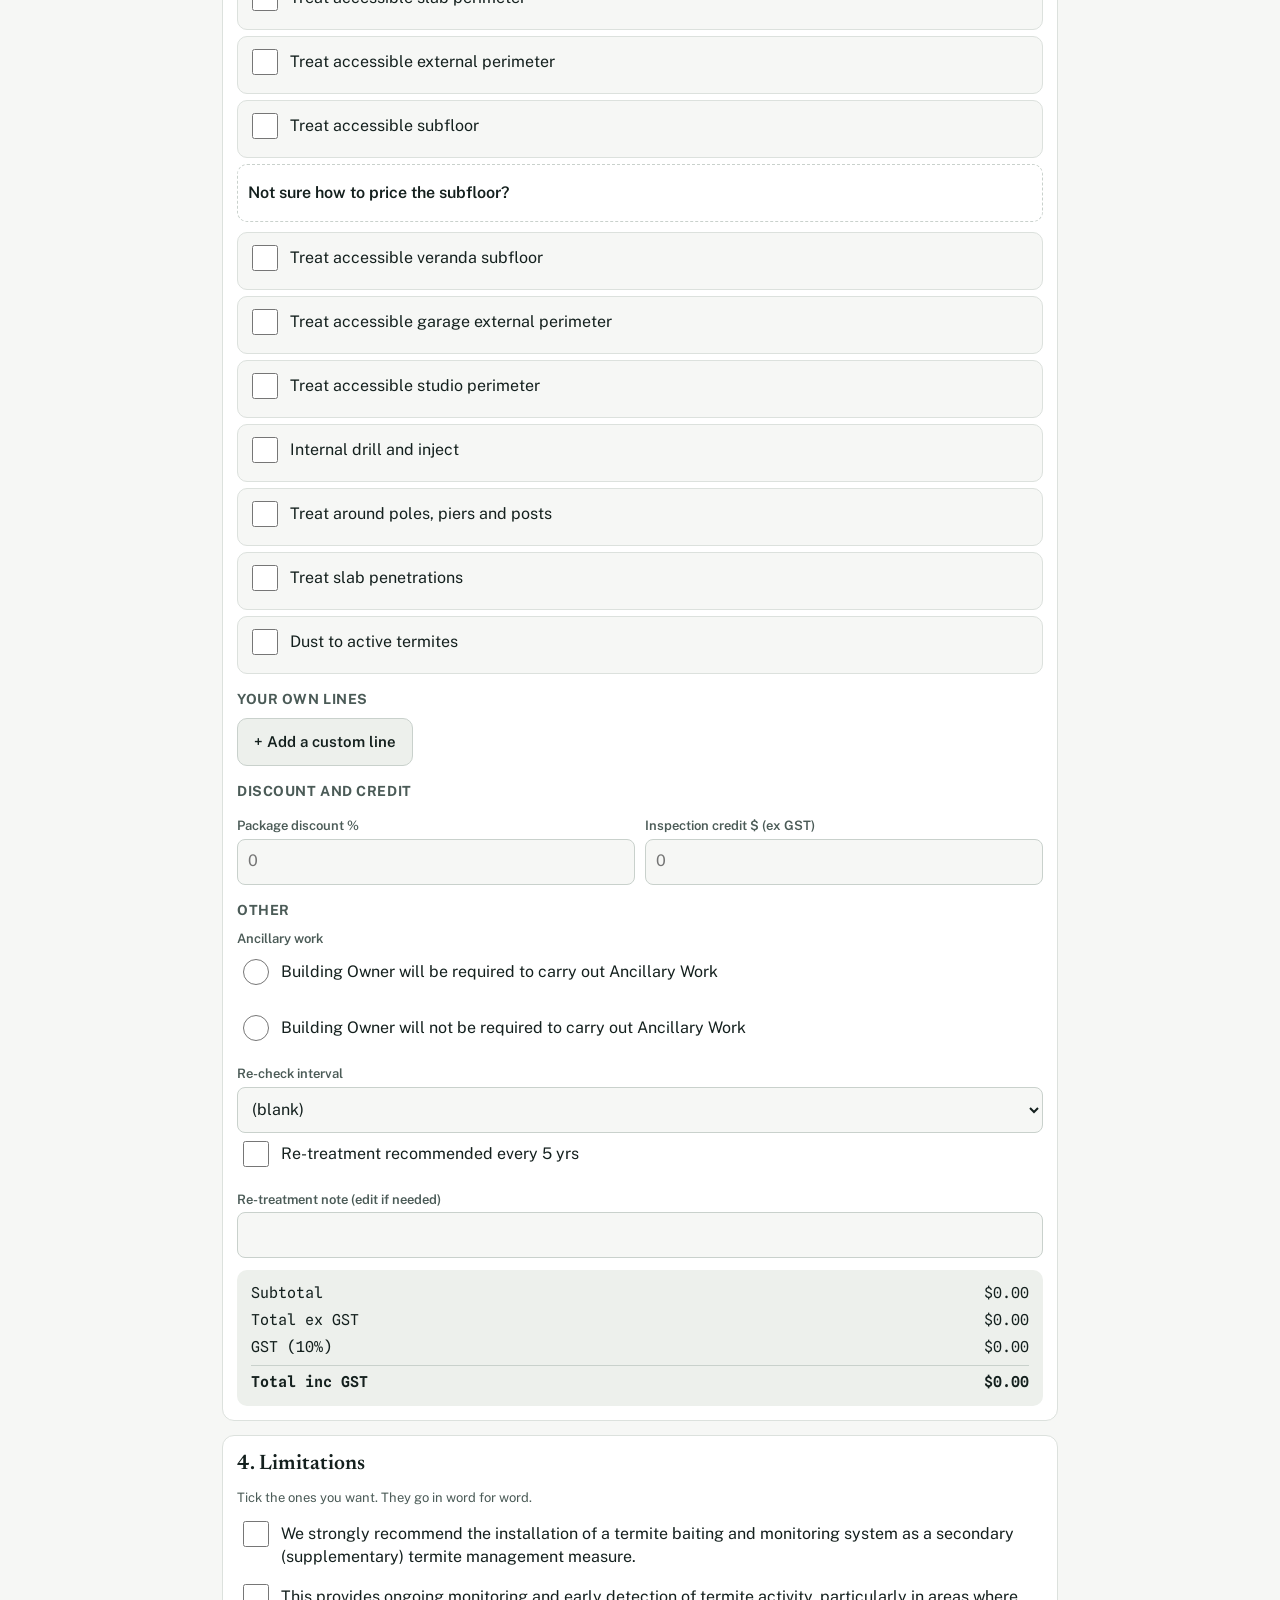
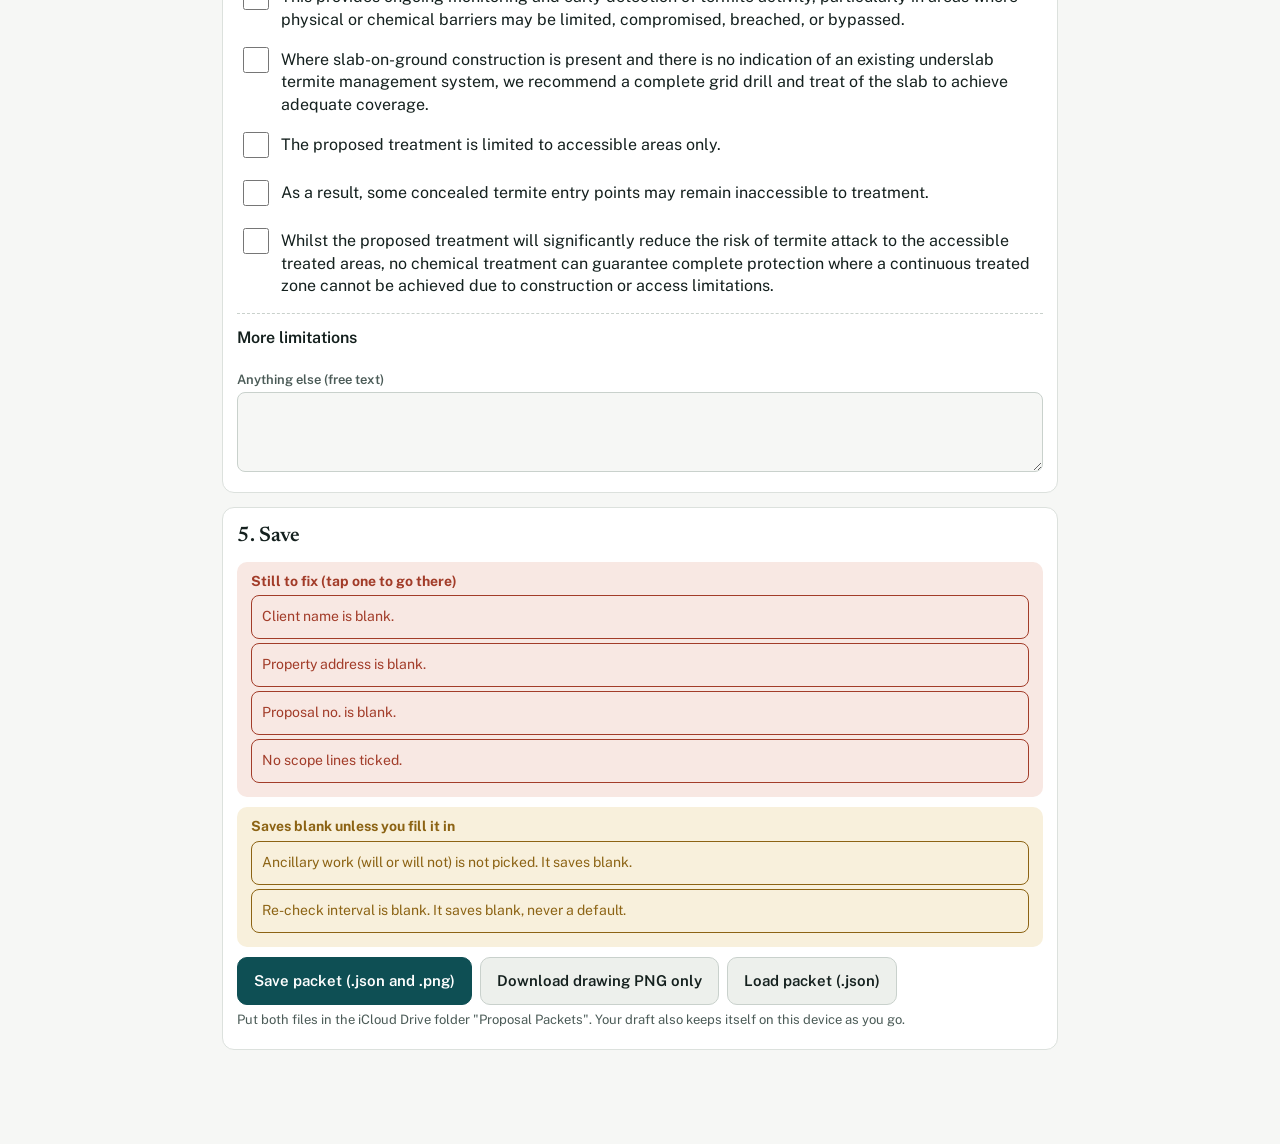
<file: proposal.html>
<!DOCTYPE html>
<html lang="en-AU">
<head>
<meta charset="utf-8">
<meta name="viewport" content="width=device-width,initial-scale=1,viewport-fit=cover">
<meta name="apple-mobile-web-app-capable" content="yes">
<meta name="theme-color" content="#0E4F54">
<title>Lighthouse Proposal Builder</title>
<link rel="preconnect" href="https://fonts.googleapis.com">
<link rel="preconnect" href="https://fonts.gstatic.com" crossorigin>
<link rel="stylesheet" href="https://fonts.googleapis.com/css2?family=Newsreader:opsz,wght@6..72,500;6..72,600&family=Public+Sans:wght@400;500;600;700&family=Spline+Sans+Mono:wght@500;600&display=swap">
<link rel="icon" type="image/png" sizes="32x32" href="logo/icon-32.png">
<link rel="apple-touch-icon" href="logo/icon-proposals-180.png">
<style>
/* Look is a placeholder (same palette as the other pages). Mitch brings the design later. */
:root{
  --bg:#F6F7F5; --surface:#FFFFFF; --surface2:#EDF0EC; --ink:#14201E; --ink2:#4B5B57; --ink3:#7E8D88;
  --line:#DCE1DD; --line2:#C9D1CC; --deep:#0E4F54; --deepInk:#FFFFFF;
  --over:#A23C29; --overBg:#F8E8E3; --soon:#8C6314; --soonBg:#F8F0DC; --ok:#276B59; --okBg:#E2EFE9;
}
@media not all{:root{
  --bg:#0D1513; --surface:#16211F; --surface2:#1E2B28; --ink:#E9EEEB; --ink2:#9FB0AB; --ink3:#71837E;
  --line:#27342F; --line2:#33423D; --deep:#57B3BA; --deepInk:#08201F;
  --over:#EE9179; --overBg:#2C1A16; --soon:#DCB162; --soonBg:#2B2416; --ok:#74C8A8; --okBg:#14261F;
}}
*{box-sizing:border-box}
html{-webkit-text-size-adjust:100%}
body{margin:0;background:var(--bg);color:var(--ink);font-family:"Public Sans",-apple-system,BlinkMacSystemFont,"Segoe UI",sans-serif;font-size:16px;line-height:1.4;padding-bottom:env(safe-area-inset-bottom)}
header{position:sticky;top:0;z-index:5;background:var(--deep);color:var(--deepInk);padding:10px 16px;padding-top:max(10px,env(safe-area-inset-top));display:flex;gap:10px;align-items:center;justify-content:space-between}
header h1{font-family:Newsreader,Georgia,serif;font-size:20px;margin:0;font-weight:600}
header .hb{font-size:13px;opacity:.95}
main{max-width:860px;margin:0 auto;padding:12px 12px 80px}
section{background:var(--surface);border:1px solid var(--line);border-radius:12px;padding:14px;margin:0 0 14px}
section>h2{font-family:Newsreader,Georgia,serif;font-size:21px;margin:0 0 10px;font-weight:600}
h3{font-size:14px;text-transform:uppercase;letter-spacing:.04em;color:var(--ink2);margin:16px 0 6px}
label.f{display:block;font-size:13px;font-weight:600;color:var(--ink2);margin:10px 0 3px}
input[type=text],input[type=email],input[type=tel],input[type=number],input[type=date],select,textarea{
  width:100%;min-height:46px;font:inherit;font-size:16px;color:var(--ink);background:var(--bg);border:1px solid var(--line2);border-radius:8px;padding:8px 10px}
textarea{min-height:80px;resize:vertical}
input:focus,select:focus,textarea:focus,button:focus-visible{outline:2px solid var(--deep);outline-offset:1px}
.row{display:grid;gap:10px;grid-template-columns:1fr}
@media(min-width:600px){.row.two{grid-template-columns:1fr 1fr}.row.three{grid-template-columns:1fr 1fr 1fr}}
.chk{display:flex;gap:12px;align-items:flex-start;min-height:48px;padding:8px 6px;cursor:pointer;border-radius:8px}
.chk input{width:26px;height:26px;flex:0 0 26px;margin:0;accent-color:var(--deep)}
.chk span{flex:1;padding-top:2px}
.btn{min-height:48px;padding:10px 16px;font:inherit;font-weight:600;font-size:15px;border-radius:10px;border:1px solid var(--line2);background:var(--surface2);color:var(--ink);cursor:pointer;touch-action:manipulation}
.btn.pri{background:var(--deep);color:var(--deepInk);border-color:var(--deep)}
.btn.sm{min-height:44px;padding:6px 12px;font-size:14px}
.btn.on{background:var(--deep);color:var(--deepInk);border-color:var(--deep)}
.btn:active{filter:brightness(.92)}
.btns{display:flex;flex-wrap:wrap;gap:8px}
.scopeline{border:1px solid var(--line);border-radius:10px;padding:4px 8px;margin:6px 0;background:var(--bg)}
.scopeline.on{border-color:var(--deep)}
.sl-in{display:none;grid-template-columns:1fr 1fr 1fr;gap:8px;padding:2px 4px 10px}
.scopeline.on .sl-in{display:grid}
.sl-in .lt{grid-column:1/-1;font-size:14px;color:var(--ink2);font-family:"Spline Sans Mono",monospace}
.sl-in small{display:block;font-size:12px;color:var(--ink3);margin-bottom:2px}
.sl-desc{width:100%;margin-bottom:6px;grid-column:1/-1}
.subhelp{border:1px dashed var(--line2);border-radius:10px;padding:6px 10px;margin:6px 0 10px}
.subhelp summary{min-height:44px;display:flex;align-items:center;cursor:pointer;font-weight:600}
.sh-grid{display:grid;grid-template-columns:1fr;gap:10px;padding:4px 0 8px}
.sh-opt{border:1px solid var(--line);border-radius:10px;padding:8px;background:var(--bg)}
.sh-row{display:grid;grid-template-columns:1fr 1fr;gap:8px}
.sh-row small{display:block;font-size:12px;color:var(--ink3);margin-bottom:2px}
.sh-price{font-family:"Spline Sans Mono",monospace;font-size:15px;margin:6px 0}
@media(min-width:600px){.sh-grid{grid-template-columns:1fr 1fr 1fr}}
.totals{background:var(--surface2);border-radius:10px;padding:10px 14px;margin-top:12px;font-family:"Spline Sans Mono",monospace;font-size:15px}
.totals div{display:flex;justify-content:space-between;padding:3px 0}
.totals .big{font-weight:600;border-top:1px solid var(--line2);margin-top:4px;padding-top:6px}
.warn{background:var(--soonBg);color:var(--soon);border-radius:10px;padding:10px 14px;margin:10px 0;font-size:14px}
.warn.bad{background:var(--overBg);color:var(--over)}
.warn ul{margin:4px 0 0;padding-left:20px}
.okmsg{background:var(--okBg);color:var(--ok);border-radius:10px;padding:10px 14px;margin:10px 0;font-size:14px}
.hint{font-size:13px;color:var(--ink2);margin:6px 0}
#cvwrap{position:relative;border:1px solid var(--line2);border-radius:10px;overflow:hidden;background:#fff;height:clamp(280px,calc(100vh - 350px),640px);height:clamp(280px,calc(100dvh - 350px),640px)}
@media(min-width:700px){#cvwrap{height:clamp(380px,calc(100dvh - 370px),700px)}}
#cv{width:100%;height:100%;display:block;touch-action:none;-webkit-user-select:none;user-select:none;-webkit-touch-callout:none}
.zoomb{position:absolute;right:8px;top:8px;display:flex;flex-direction:column;gap:6px}
.zoomb .btn{min-height:44px;min-width:44px;padding:0;font-size:20px;background:rgba(255,255,255,.92);color:#14201E}
.walls{display:grid;gap:8px;grid-template-columns:repeat(auto-fill,minmax(150px,1fr))}
.walls label{font-size:12px;color:var(--ink2);font-weight:600}
.walls .wi{display:flex;align-items:center;gap:6px}
.dt{width:100%;font-size:14px;border-collapse:collapse;margin-top:6px}
.dt td{padding:4px 0;border-bottom:1px solid var(--line)}
.dt td:last-child{text-align:right;font-family:"Spline Sans Mono",monospace}

.h3s{font-size:14px;text-transform:uppercase;letter-spacing:.04em;color:var(--ink2);cursor:pointer;padding:13px 0;font-weight:600}
.photopanel{border:1px solid var(--line2);border-radius:10px;padding:8px 10px;margin:6px 0;background:var(--bg)}
.phrow{display:flex;align-items:center;gap:10px;margin-bottom:6px;font-size:13px;font-weight:600;color:var(--ink2)}
.phrow input{flex:1;min-height:44px}
.dock{background:var(--surface2);border:1px solid var(--line2);border-radius:12px;padding:4px 6px 6px;margin-top:8px}
.tools{display:flex;gap:12px;overflow-x:auto;-webkit-overflow-scrolling:touch;padding-bottom:2px}
.tg{display:flex;flex-direction:column;gap:2px;flex:0 0 auto}
.tg>b{font-size:10px;text-transform:uppercase;letter-spacing:.06em;color:var(--ink3)}
.tgb{display:flex;gap:4px}
.tl{width:64px;min-height:70px;flex:0 0 64px;border:2px solid var(--line2);border-radius:10px;background:var(--surface2);display:flex;flex-direction:column;align-items:center;justify-content:flex-start;gap:2px;padding:3px 0;font:inherit;font-size:11px;font-weight:600;line-height:1.1;color:var(--ink);cursor:pointer;touch-action:manipulation}
.tl svg{width:40px;height:40px;display:block}
.tl.on{border-color:var(--deep);background:var(--deep);color:var(--deepInk)}
.cvact{position:absolute;left:8px;bottom:8px;display:flex;gap:8px}
.cvact .btn{min-height:48px;background:rgba(255,255,255,.95);color:#14201E}
.cvact .btn.pri{background:var(--deep);color:var(--deepInk)}
.copanel{border:1px solid var(--deep);border-radius:10px;padding:8px 10px;margin:8px 0;background:var(--bg)}
.chips{display:flex;flex-wrap:wrap;gap:6px;margin:6px 0}
.chip{min-height:44px;padding:6px 12px;border-radius:22px;border:1px solid var(--line2);background:var(--surface2);color:var(--ink);font:inherit;font-size:13px;text-align:left;cursor:pointer;touch-action:manipulation}
.legrow{display:flex;align-items:center;gap:10px;margin:6px 0}
.legrow canvas{flex:0 0 auto}
.legrow input{flex:1}
.banner{background:var(--okBg);color:var(--ok);border-radius:10px;padding:10px 14px;margin:0 0 12px;font-size:14px;display:flex;gap:10px;align-items:center;justify-content:space-between;flex-wrap:wrap}
.hide{display:none!important}
header .hbtn{min-height:44px;padding:0 12px;border-radius:10px;border:1px solid rgba(255,255,255,.55);background:transparent;color:var(--deepInk);font:inherit;font-size:14px;font-weight:600;cursor:pointer;touch-action:manipulation}
header .hbtn.fix{background:var(--soonBg);color:var(--soon);border-color:var(--soonBg)}
.hbtns{display:flex;gap:8px;align-items:center}
#fixPanel{position:sticky;top:64px;z-index:6;margin:0 0 12px}
#fixPanel .warn{margin:0;box-shadow:0 4px 14px rgba(0,0,0,.2)}
.jump{display:block;width:100%;text-align:left;min-height:44px;padding:8px 10px;margin:4px 0;border:1px solid currentColor;border-radius:8px;background:transparent;color:inherit;font:inherit;font-size:14px;cursor:pointer;touch-action:manipulation}
.fld-bad{outline:3px solid var(--over);outline-offset:2px;border-radius:8px}
.modal{position:fixed;inset:0;z-index:20;background:rgba(0,0,0,.5);display:flex;align-items:center;justify-content:center;padding:16px}
.modal .box{background:var(--surface);border-radius:14px;padding:18px;max-width:420px;width:100%}
.modal .box h2{font-family:Newsreader,Georgia,serif;font-size:21px;margin:0 0 8px}
.modal .btn{width:100%;margin-top:8px}
.moreLims{border-top:1px dashed var(--line2);margin-top:8px;padding-top:2px}
summary{padding:11px 0;cursor:pointer}
.moreLims summary{min-height:44px;display:flex;align-items:center;cursor:pointer;font-weight:600}
.tl,.chip,.btn,.jump{-webkit-tap-highlight-color:transparent}
@media(max-width:480px){main{padding:8px 8px 80px}section{padding:12px 10px}header{padding-left:10px;padding-right:10px}header h1{font-size:18px}}
.limrow .txt{flex:1}
.lpcmark{height:26px;width:26px;flex:none;align-self:center;display:block;filter:brightness(0) invert(1)}
</style>
</head>
<body>
<header>
  <span style="display:flex;align-items:center;gap:10px;min-width:0"><img class="lpcmark" src="logo/lpc-badge.png" alt="Lighthouse Pest Control" width="26" height="26"><h1>Proposal Builder</h1></span>
  <span class="hbtns"><button class="hbtn hide" id="hdrWarn" type="button" aria-expanded="false" aria-controls="fixPanel"></button><button class="hbtn" id="btnNewJob" type="button">New job</button></span>
</header>
<main>
<div id="fixPanel" class="hide" role="region" aria-label="What is missing"></div>

<!-- 1. SITE PLAN -->
<section id="s4">
  <h2>1. Site plan</h2>
  <div class="btns" id="typeBtns" role="radiogroup" aria-label="Proposal type" style="margin-bottom:2px">
    <label class="chk" style="min-height:44px;padding:0 6px"><input type="radio" name="ptype" value="barrier" checked><span>Barrier treatment</span></label>
    <label class="chk" style="min-height:44px;padding:0 6px"><input type="radio" name="ptype" value="baiting"><span>Baiting</span></label>
  </div>
  <div class="warn hide" id="baitNote">The Mac script does not build baiting proposals yet. The drawing and quantities still save.</div>
  <div class="btns" style="margin-bottom:6px">
    <button class="btn sm" id="btnPhoto" type="button">Add photo to trace</button>
    <input type="file" id="photoFile" accept="image/*" class="hide">
    <label class="chk" style="min-height:44px;padding:0 6px"><input type="checkbox" id="ntsOn" checked><span>Not to scale</span></label>
    <label class="chk" id="snapWrap" style="min-height:44px;padding:0 6px"><input type="checkbox" id="snapOn"><span>Snap to 0.5 m</span></label>
  </div>
  <div id="cvwrap">
    <canvas id="cv" aria-label="Site plan drawing"></canvas>
    <div class="zoomb">
      <button class="btn" id="zIn" type="button" aria-label="Zoom in">+</button>
      <button class="btn" id="zOut" type="button" aria-label="Zoom out">&minus;</button>
      <button class="btn" id="zFit" type="button" aria-label="Fit to drawing" style="font-size:13px">Fit</button>
    </div>
    <div class="cvact">
      <button class="btn pri hide" id="btnFinish" type="button">Finish shape</button>
      <button class="btn" id="btnUndo" type="button">Undo</button>
      <button class="btn" id="btnClear" type="button">Clear</button>
    </div>
  </div>
  <div class="dock"><div class="tools" id="toolbar" role="toolbar" aria-label="Drawing tools"></div></div>
  <div class="hint" id="toolHint"></div>
  <div id="coPanel" class="copanel hide">
    <div class="hint" style="margin-top:0"><b id="coTitle">Callout text</b></div>
    <div class="chips" id="coChips"></div>
    <textarea id="coText" rows="2" placeholder="Or type your own words"></textarea>
    <div class="btns" style="margin-top:6px"><button class="btn sm pri" id="coOk" type="button">Add callout</button><button class="btn sm" id="coCancel" type="button">Cancel</button></div>
  </div>
  <div id="photoPanel" class="photopanel hide">
    <div class="phrow"><label for="photoOp">Photo strength</label><input type="range" id="photoOp" min="10" max="100" value="50"></div>
    <div class="btns">
      <button class="btn sm" id="phSmall" type="button" aria-label="Make photo smaller">Smaller</button>
      <button class="btn sm" id="phBig" type="button" aria-label="Make photo bigger">Bigger</button>
      <button class="btn sm" id="phRotL" type="button" aria-label="Rotate photo left a little">Twist left</button>
      <button class="btn sm" id="phRotR" type="button" aria-label="Rotate photo right a little">Twist right</button>
      <button class="btn sm" id="phTurnL" type="button" aria-label="Turn photo 90 degrees left">Turn 90 left</button>
      <button class="btn sm" id="phTurnR" type="button" aria-label="Turn photo 90 degrees right">Turn 90 right</button>
      <button class="btn sm" id="phRemove" type="button">Remove photo</button>
    </div>
    <label class="chk" style="min-height:44px"><input type="checkbox" id="photoInc"><span>Put the photo in the saved PNG (off = just your tracing)</span></label>
    <div class="hint" id="photoNote">The photo stays on this device. It is not in the packet.</div>
  </div>
  <div id="legendWrap" class="hide">
    <h3>Legend (only what you used)</h3>
    <div class="hint">Type over a label to change it. Add a date yourself if you want one, like (October 2026).</div>
    <div id="legend"></div>
  </div>
  <details id="wallsBox" style="margin-top:8px">
    <summary class="h3s" id="wallsTitle">Wall lengths</summary>
    <div id="walls" class="walls" style="margin-top:8px"></div>
    <div class="hint" id="wallsHint">Draw an outline first. Changing a wall moves the walls after it.</div>
  </details>
  <div id="baitCounts" class="hide"></div>
  <div id="totalsBox">
    <h3>Drawing totals</h3>
    <table class="dt" id="dtotals"></table>
    <div class="btns" style="margin-top:10px"><button class="btn" id="btnUseTotals" type="button">Use drawing totals</button></div>
    <div class="hint" id="useTotalsHint">Asks first, then fills slab perimeter, external perimeter and subfloor in section 3.</div>
  </div>
</section>

<!-- 2. CLIENT -->
<section id="s1">
  <h2>2. Client</h2>
  <label class="f" for="client">Client name(s)</label>
  <input type="text" id="client" autocomplete="off">
  <div class="row two">
    <div><label class="f" for="email">Email</label><input type="email" id="email" autocomplete="off" inputmode="email"></div>
    <div><label class="f" for="phone">Phone</label><input type="tel" id="phone" autocomplete="off" inputmode="tel"></div>
  </div>
  <label class="chk"><input type="checkbox" id="sameOwner" checked><span>Owner is the same as the client</span></label>
  <div id="ownerWrap" class="hide"><label class="f" for="owner">Owner name(s)</label><input type="text" id="owner" autocomplete="off"></div>
  <label class="f" for="property">Property address</label>
  <input type="text" id="property" autocomplete="off" placeholder="Street number, street, suburb">
  <div class="row two">
    <div><label class="f" for="propNo">Proposal no.</label><input type="text" id="propNo" autocomplete="off" autocapitalize="characters"><div class="hint" id="propNoHint">Suggested from the address. You can change it.</div></div>
    <div><label class="f" for="date">Date</label><input type="date" id="date"></div>
  </div>
</section>

<!-- 3. SCOPE -->
<section id="s2">
  <h2>3. Scope of work</h2>
  <details style="margin-bottom:8px"><summary>Heading and intro (optional)</summary>
  <label class="f" for="heading">Heading</label>
  <input type="text" id="heading" value="Recommended Treatment">
  <label class="f" for="narrative">Intro paragraph</label>
  <textarea id="narrative"></textarea>
  </details>
  <h3 id="scopeH">Tick what applies</h3>
  <div id="scopeList"></div>
  <div id="baitList" class="hide"></div>
  <h3>Your own lines</h3>
  <div id="customList"></div>
  <div class="btns" style="margin-top:8px"><button class="btn" id="btnAddCustom" type="button">+ Add a custom line</button></div>

  <h3>Discount and credit</h3>
  <div class="row two">
    <div><label class="f" for="discPct">Package discount %</label><input type="number" id="discPct" inputmode="decimal" min="0" max="100" step="any" placeholder="0"></div>
    <div><label class="f" for="credit">Inspection credit $ (ex GST)</label><input type="number" id="credit" inputmode="decimal" min="0" step="any" placeholder="0"></div>
  </div>
  <h3>Other</h3>
  <label class="f">Ancillary work</label>
  <div class="btns" id="ancBtns" role="radiogroup" aria-label="Ancillary work">
    <label class="chk"><input type="radio" name="anc" value="will"><span>Building Owner will be required to carry out Ancillary Work</span></label>
    <label class="chk"><input type="radio" name="anc" value="will not"><span>Building Owner will not be required to carry out Ancillary Work</span></label>
  </div>
  <label class="f" for="recheck">Re-check interval</label>
  <select id="recheck"><option value="">(blank)</option><option>Six Months</option><option>Three Months</option><option>One Month</option></select>
  <label class="chk"><input type="checkbox" id="retreatChk"><span>Re-treatment recommended every 5 yrs</span></label>
  <label class="f" for="retreat">Re-treatment note (edit if needed)</label>
  <input type="text" id="retreat">

  <div class="totals" id="totals" aria-live="polite"></div>
</section>

<!-- 4. LIMITATIONS -->
<section id="s3">
  <h2>4. Limitations</h2>
  <div class="hint">Tick the ones you want. They go in word for word.</div>
  <div id="limList"></div>
  <details class="moreLims" id="moreLims"><summary>More limitations</summary><div id="limMore"></div></details>
  <label class="f" for="limExtra">Anything else (free text)</label>
  <textarea id="limExtra"></textarea>
</section>


<!-- 5. SAVE -->
<section id="s5">
  <h2>5. Save</h2>
  <div id="warnBox"></div>
  <div class="btns">
    <button class="btn pri" id="btnSave" type="button">Save packet (.json and .png)</button>
    <button class="btn hide" id="btnShare" type="button">Share to Files</button>
    <button class="btn" id="btnPng" type="button">Download drawing PNG only</button>
    <button class="btn" id="btnLoad" type="button">Load packet (.json)</button>
    <input type="file" id="fileLoad" accept=".json,application/json" class="hide">
  </div>
  <div class="hint">Put both files in the iCloud Drive folder "Proposal Packets". Your draft also keeps itself on this device as you go.</div>
  <div id="saveMsg" class="hint"></div>
</section>
</main>

<script>
(function(){
"use strict";
const $=s=>document.querySelector(s);
const MONTHS=["January","February","March","April","May","June","July","August","September","October","November","December"];
const STORE="lpc-proposal-draft-v1";

/* ---------- catalogues ---------- */
const SCOPE=[
 {id:"slab",desc:"Treat accessible slab perimeter",unit:"lm"},
 {id:"ext",desc:"Treat accessible external perimeter",unit:"lm"},
 {id:"sub",desc:"Treat accessible subfloor",unit:"m2"},
 {id:"ver",desc:"Treat accessible veranda subfloor",unit:"m2"},
 {id:"gar",desc:"Treat accessible garage external perimeter",unit:"lm"},
 {id:"stu",desc:"Treat accessible studio perimeter",unit:"lm"},
 {id:"int",desc:"Internal drill and inject",unit:"lm"},
 {id:"pole",desc:"Treat around poles, piers and posts",unit:"each"},
 {id:"pen",desc:"Treat slab penetrations",unit:"each"},
 {id:"dust",desc:"Dust to active termites",unit:"lump"}
];
const BAIT_SCOPE=[
 {id:"b_inst",desc:"Install baiting system, initial stations (qty)",unit:"each"},
 {id:"b_drill",desc:"Core drill through slab or paving (per hole)",unit:"each"},
 {id:"b_annual",desc:"Annual service and renewal",unit:"lump"}
];
const UNITS=["lm","m2","each","lump"];
const SUB_DESC={m2:"Treat accessible subfloor",pier:"Treat accessible subfloor, piers",perim:"Treat accessible subfloor, internal perimeter"};
const DEFAULT_RATE={lm:50,m2:50};
/* Sentences are Mitch's fixed wording, never reworded. Order = how often they appeared in his past proposals (analysis/limitation_sentences_ranked.txt). First six show up front, the rest sit under "More limitations". */
const LIMS=[
 "We strongly recommend the installation of a termite baiting and monitoring system as a secondary (supplementary) termite management measure.",
 "This provides ongoing monitoring and early detection of termite activity, particularly in areas where physical or chemical barriers may be limited, compromised, breached, or bypassed.",
 "Where slab-on-ground construction is present and there is no indication of an existing underslab termite management system, we recommend a complete grid drill and treat of the slab to achieve adequate coverage.",
 "The proposed treatment is limited to accessible areas only.",
 "As a result, some concealed termite entry points may remain inaccessible to treatment.",
 "Whilst the proposed treatment will significantly reduce the risk of termite attack to the accessible treated areas, no chemical treatment can guarantee complete protection where a continuous treated zone cannot be achieved due to construction or access limitations.",
 "Due to restricted access, the building's construction type, older building works, concealed structural elements, inaccessible voids and varying construction methods, it is not possible to establish a complete continuous treated zone to all sections of the property.",
 "Annual termite inspections remain essential and are recommended in accordance with AS 3660.2 to monitor the effectiveness of the treatment, detect any termite activity at the earliest opportunity, and identify changes to the property that may increase the risk of future termite attack.",
 "Should future circumstances warrant additional protection, an internal grid drill treatment may be considered to selected slab-on-ground areas where there is no visible evidence of an existing termite management system.",
 "Treatment coverage is limited to accessible areas at the time of service and may be affected by site conditions, building design, and access limitations.",
 "Access limitations were noted to some areas of the subfloor, which may restrict treatment coverage.",
 "Ongoing termite inspections remain essential.",
 "Should active termites, concealed damage, inaccessible areas, or construction details affecting treatment continuity be identified, additional works and costs may be incurred to achieve effective termite management.",
 "Clear external perimeter areas of stored items, vegetation and other obstructions to provide suitable access for treatment."
];
const LIMS_FRONT=6;
const RETREAT_STD="Re-treatment recommended every 5 yrs";

/* ---------- helpers ---------- */
function esc(s){return String(s).replace(/&/g,"&amp;").replace(/</g,"&lt;").replace(/>/g,"&gt;").replace(/"/g,"&quot;")}
function num(v){const n=parseFloat(String(v).replace(/,/g,""));return isFinite(n)?n:null}
function r2(x){const n=Math.round(Math.abs(parseFloat((x*100).toFixed(6))));return (x<0?-n:n)/100} // half-up to the cent, no float noise
function money(x){return "$"+x.toLocaleString("en-AU",{minimumFractionDigits:2,maximumFractionDigits:2})}
function isoToday(){const d=new Date();return d.getFullYear()+"-"+String(d.getMonth()+1).padStart(2,"0")+"-"+String(d.getDate()).padStart(2,"0")}
function isoToLong(iso){const m=/^(\d{4})-(\d{2})-(\d{2})$/.exec(iso||"");if(!m)return "";return (+m[3])+" "+MONTHS[+m[2]-1]+" "+m[1]}
function longToIso(s){const m=/^\s*(\d{1,2})\s+([A-Za-z]+)\s+(\d{4})\s*$/.exec(s||"");if(!m)return "";const mi=MONTHS.findIndex(x=>x.toLowerCase()===m[2].toLowerCase());if(mi<0)return "";return m[3]+"-"+String(mi+1).padStart(2,"0")+"-"+String(+m[1]).padStart(2,"0")}

/* ---------- money maths (must match SPEC and the Mac script) ---------- */
function calc(lines,pct,credit){
  let sub=0;lines.forEach(l=>{sub+=r2((l.qty||0)*(l.rate||0))}); // each line rounds to the cent first, same as the Mac script
  sub=r2(sub);
  const discount=r2(sub*(pct||0)/100);
  const cr=credit||0;
  const ex=r2(sub-discount-cr);
  const gst=r2(ex*0.10);
  const total=r2(ex+gst);
  return {subtotal:sub,discount:discount,credit:cr,ex_gst:ex,gst:gst,total:total};
}
window.__calc=calc;

/* ---------- scope UI ---------- */
function unitSelect(sel){return '<select class="u" aria-label="Unit">'+UNITS.map(u=>'<option'+(u===sel?' selected':'')+'>'+u+'</option>').join("")+'</select>'}
function lineHTML(id,desc,unit,custom){
  return '<label class="chk"><input type="checkbox" class="on"'+(custom?' checked':'')+'><span>'+(custom?'Custom line':esc(desc))+'</span></label>'+
  '<div class="sl-in">'+
  (custom?'<input type="text" class="sl-desc d" placeholder="What the line says" aria-label="Description">':'')+
  '<div><small>Qty</small><input type="number" class="q" inputmode="decimal" step="any" min="0"></div>'+
  '<div><small>Unit</small>'+unitSelect(unit||"lm")+'</div>'+
  '<div><small>Rate $</small><input type="number" class="r" inputmode="decimal" step="any" min="0"></div>'+
  '<div class="lt"></div>'+
  (custom?'<div style="grid-column:1/-1"><button type="button" class="btn sm rm">Remove this line</button></div>':'')+
  '</div>';
}
function addLineEl(host,id,desc,unit,custom){
  const el=document.createElement("div");
  if(host.id==="baitList")el.dataset.bait="1";
  el.className="scopeline"+(custom?" on":"");
  el.dataset.id=id;el.dataset.desc=desc||"";
  el.innerHTML=lineHTML(id,desc,unit,custom);
  host.appendChild(el);
  return el;
}
function setLine(el,d){ // d: {on,desc,qty,unit,rate}
  el.querySelector(".on").checked=!!d.on;el.classList.toggle("on",!!d.on);
  if(d.desc!==undefined&&el.querySelector(".d"))el.querySelector(".d").value=d.desc;
  el.querySelector(".q").value=d.qty==null?"":d.qty;
  if(d.unit)el.querySelector(".u").value=d.unit;
  el.querySelector(".r").value=d.rate==null?"":d.rate;
  lineTotal(el);
}
function lineVals(el){
  const custom=el.dataset.id==="custom";
  const d=custom?el.querySelector(".d").value.trim():el.dataset.desc;
  const unit=el.querySelector(".u").value;let qty=num(el.querySelector(".q").value);
  if(unit==="lump"&&qty==null)qty=1; // a lump sum is one of it (the Mac script does the same)
  return {on:el.querySelector(".on").checked,desc:d,qty:qty,unit:unit,rate:num(el.querySelector(".r").value)};
}
function lineTotal(el){
  const v=lineVals(el);
  el.querySelector(".lt").textContent=(v.qty!=null&&v.rate!=null)?("Line total "+money(r2(v.qty*v.rate))+" ex GST"):"Line total: enter qty and rate";
}
function allLineEls(){return Array.from(document.querySelectorAll("#scopeList .scopeline, #baitList .scopeline, #customList .scopeline"))}
function activeLineEls(){return allLineEls().filter(el=>el.dataset.id==="custom"||(ptype==="baiting"?!!el.dataset.bait:!el.dataset.bait))}
function tickDefaultRate(el){
  if(el.dataset.bait)return; // baiting lines never get a default rate
  const r=el.querySelector(".r");
  if(r.value==="" ){const u=el.querySelector(".u").value;if(DEFAULT_RATE[u]!=null)r.value=DEFAULT_RATE[u]}
}
function wireLine(el){
  el.addEventListener("change",e=>{
    if(e.target.classList.contains("on")){
      el.classList.toggle("on",e.target.checked);
      if(e.target.checked)tickDefaultRate(el);
    }
    if(e.target.classList.contains("u")){
      const r=el.querySelector(".r");
      if(el.dataset.bait){update();return}
      // only refill when rate was blank or still a default rate
      if(r.value===""||r.value==="50"){r.value=DEFAULT_RATE[e.target.value]!=null?DEFAULT_RATE[e.target.value]:""}
    }
    update();
  });
  el.addEventListener("input",()=>update());
  const rm=el.querySelector(".rm");
  if(rm)rm.addEventListener("click",()=>{el.remove();update()});
}
function buildScope(){
  const host=$("#scopeList");
  SCOPE.forEach(s=>{const el=addLineEl(host,s.id,s.desc,s.unit,false);wireLine(el);if(s.id==="sub")host.appendChild(subHelper())});
}
/* Subfloor helper: compares three ways to price the subfloor. Never picks one for Mitch. */
function subLineEl(){return document.querySelector('#scopeList .scopeline[data-id="sub"]')}
function setSubDesc(el,desc){
  el.dataset.desc=desc;
  const sp=el.querySelector(".chk span");if(sp)sp.textContent=desc;
}
function subHelper(){
  const d=document.createElement("details");d.className="subhelp";d.id="subHelp";
  const opts=[["m2","Area m2","Per m2"],["pier","Number of piers","Per pier"],["perim","Internal perimeter lm","Per lm"]];
  d.innerHTML='<summary>Not sure how to price the subfloor?</summary>'+
   '<div class="hint">Fill in what you know. Each box is optional. Compare the prices, then press Use this on the one you want. Nothing is picked for you.</div>'+
   '<div class="sh-grid">'+opts.map(o=>
    '<div class="sh-opt" data-k="'+o[0]+'">'+
    '<div class="sh-row"><div><small>'+o[1]+'</small><input type="number" class="shq" inputmode="decimal" step="any" min="0" aria-label="'+o[1]+'"></div>'+
    '<div><small>Rate $ ('+o[2].toLowerCase()+')</small><input type="number" class="shr" inputmode="decimal" step="any" min="0" value="50" aria-label="Rate '+o[2].toLowerCase()+'"></div></div>'+
    '<div class="sh-price">Enter a quantity</div>'+
    '<button type="button" class="btn sm shuse" disabled>Use this</button></div>').join("")+'</div>';
  const calcOpt=o=>{
    const q=num(o.querySelector(".shq").value),r=num(o.querySelector(".shr").value);
    const ok=q!=null&&q>0&&r!=null;
    o.querySelector(".sh-price").textContent=ok?(q+" x "+money(r).replace(".00","")+" = "+money(r2(q*r))+" ex GST"):"Enter a quantity";
    o.querySelector(".shuse").disabled=!ok;
    return ok?{q:q,r:r}:null;
  };
  d.addEventListener("input",e=>{const o=e.target.closest(".sh-opt");if(o)calcOpt(o)});
  d.addEventListener("click",e=>{
    const b=e.target.closest(".shuse");if(!b)return;
    const o=b.closest(".sh-opt"),k=o.dataset.k,v=calcOpt(o);if(!v)return;
    const el=subLineEl();
    setSubDesc(el,SUB_DESC[k]);
    setLine(el,{on:true,qty:v.q,unit:k==="pier"?"each":(k==="perim"?"lm":"m2"),rate:v.r});
    update();
  });
  d.addEventListener("toggle",()=>{
    if(!d.open||typeof D==="undefined"||D.nts)return;
    const q=d.querySelector('.sh-opt[data-k="m2"] .shq');
    const t=drawingTotals(),a=Math.round(t.sub*10)/10;
    if(q.value===""&&a>0){q.value=a;calcOpt(q.closest(".sh-opt"))}
  });
  return d;
}
function buildBait(){
  const host=$("#baitList");
  BAIT_SCOPE.forEach(s=>{const el=addLineEl(host,s.id,s.desc,s.unit,false);wireLine(el)});
}
let ptype="barrier";
function syncType(){
  const b=ptype==="baiting";
  const r=document.querySelector('input[name=ptype][value="'+ptype+'"]');if(r)r.checked=true;
  $("#baitNote").classList.toggle("hide",!b);
  $("#scopeList").classList.toggle("hide",b);
  $("#baitList").classList.toggle("hide",!b);
  $("#scopeH").textContent=b?"Baiting lines (tick what applies, type the quantity and price)":"Tick what applies";
  $("#btnUseTotals").classList.toggle("hide",b);
  $("#useTotalsHint").classList.toggle("hide",b);
  $("#baitCounts").classList.toggle("hide",!b);
  if(!b&&(tool==="bait"||tool==="drill")){tool="bldg";cur=null}
  buildToolbar();
}
function addCustom(d){
  const el=addLineEl($("#customList"),"custom","","lm",true);
  wireLine(el);
  if(d)setLine(el,Object.assign({on:true},d));
  else{tickDefaultRate(el);}
  update();
  return el;
}
function addLimRow(text,checked,more){
  const l=document.createElement("label");l.className="chk limrow";
  l.innerHTML='<input type="checkbox"><span class="txt">'+esc(text)+'</span>';
  l.querySelector("input").checked=!!checked;
  (more?$("#limMore"):$("#limList")).appendChild(l);
  if(more&&checked)$("#moreLims").open=true;
  return l;
}
function buildLims(){$("#limList").innerHTML="";$("#limMore").innerHTML="";$("#moreLims").open=false;LIMS.forEach((t,i)=>addLimRow(t,false,i>=LIMS_FRONT))}

/* ---------- collect / apply (one packet shape for save, autosave and load) ---------- */
function collect(){
  const lines=[];
  activeLineEls().forEach(el=>{const v=lineVals(el);if(v.on&&(v.desc||el.dataset.id!=="custom")){lines.push({desc:v.desc,qty:v.qty,unit:v.unit,rate:v.rate})}});
  const lims=Array.from(document.querySelectorAll("#limList .limrow, #limMore .limrow")).filter(l=>l.querySelector("input").checked).map(l=>l.querySelector(".txt").textContent);
  const anc=(document.querySelector('input[name=anc]:checked')||{}).value||"";
  const same=$("#sameOwner").checked;
  const pk={
    type:ptype,
    proposal_no:$("#propNo").value.trim(),
    date:isoToLong($("#date").value),
    property:$("#property").value.trim(),
    owner:same?$("#client").value.trim():$("#owner").value.trim(),
    client:$("#client").value.trim(),
    email:$("#email").value.trim(),
    phone:$("#phone").value.trim(),
    ancillary:anc,
    heading:$("#heading").value.trim(),
    narrative:$("#narrative").value.trim(),
    scope:lines,
    package_discount_pct:num($("#discPct").value)||0,
    inspection_credit:num($("#credit").value)||0,
    recheck_interval:$("#recheck").value,
    retreatment_note:$("#retreat").value.trim(),
    limitations:lims,
    limitations_extra:$("#limExtra").value.trim(),
    drawing:""
  };
  return pk;
}
function clearForm(){
  ["client","email","phone","owner","property","propNo","narrative","discPct","credit","retreat","limExtra"].forEach(i=>$("#"+i).value="");
  $("#heading").value="Recommended Treatment";
  $("#sameOwner").checked=true;$("#ownerWrap").classList.add("hide");
  $("#date").value=isoToday();
  $("#recheck").value="";$("#retreatChk").checked=false;
  document.querySelectorAll('input[name=anc]').forEach(r=>r.checked=false);
  allLineEls().forEach(el=>{if(el.dataset.id==="sub")setSubDesc(el,SUB_DESC.m2);if(el.dataset.id==="custom")el.remove();else setLine(el,{on:false,qty:null,unit:(SCOPE.concat(BAIT_SCOPE)).find(s=>s.id===el.dataset.id).unit,rate:null})});
  ptype="barrier";
  buildLims();
  propNoEdited=false;
  D=blankD(true);cur=null;undoStack=[];legSig="";
}
function apply(pk){
  clearForm();
  const set=(i,v)=>{$("#"+i).value=(v==null?"":v)};
  set("client",pk.client);set("email",pk.email);set("phone",pk.phone);set("property",pk.property);
  const same=!pk.owner||pk.owner===pk.client;
  $("#sameOwner").checked=same;$("#ownerWrap").classList.toggle("hide",same);
  if(!same)set("owner",pk.owner);
  set("propNo",pk.proposal_no);propNoEdited=!!pk.proposal_no;
  const iso=longToIso(pk.date);if(iso)$("#date").value=iso;else if(pk.date===""||pk.date==null)$("#date").value="";
  set("heading",pk.heading||"Recommended Treatment");set("narrative",pk.narrative);
  ptype=pk.type==="baiting"?"baiting":"barrier";
  (pk.scope||[]).forEach(l=>{
    const subKey=Object.keys(SUB_DESC).find(k=>SUB_DESC[k]===l.desc);
    const cat=subKey?SCOPE.find(s=>s.id==="sub"):SCOPE.concat(BAIT_SCOPE).find(s=>s.desc===l.desc);
    if(subKey)setSubDesc(subLineEl(),l.desc);
    const el=cat?allLineEls().find(e=>e.dataset.id===cat.id):null;
    if(el)setLine(el,{on:true,qty:l.qty,unit:l.unit||cat.unit,rate:l.rate});
    else addCustom({desc:l.desc,qty:l.qty,unit:l.unit||"lm",rate:l.rate});
  });
  set("discPct",pk.package_discount_pct||"");set("credit",pk.inspection_credit||"");
  if(pk.ancillary){const r=document.querySelector('input[name=anc][value="'+pk.ancillary+'"]');if(r)r.checked=true}
  $("#recheck").value=pk.recheck_interval||"";
  set("retreat",pk.retreatment_note);$("#retreatChk").checked=(pk.retreatment_note===RETREAT_STD);
  const rows=Array.from(document.querySelectorAll("#limList .limrow, #limMore .limrow"));
  (pk.limitations||[]).forEach(t=>{
    const hit=rows.find(r=>r.querySelector(".txt").textContent===t);
    if(hit){hit.querySelector("input").checked=true;if(hit.parentNode.id==="limMore")$("#moreLims").open=true}else addLimRow(t,true,true);
  });
  set("limExtra",pk.limitations_extra);
  const sp=pk._site_plan_data;
  D=(sp&&sp.b&&sp.sh&&sp.mk)?fixD(sp):blankD(true);cur=null;undoStack=[];legSig="";
  $("#snapOn").checked=!D.nts;syncNts();syncType();
  update(true);fitView();
}

/* ---------- warnings, totals ---------- */
function warnings(pk){
  const bad=[],note=[];
  const B=(m,sel)=>bad.push({m:m,sel:sel});
  if(!pk.client)B("Client name is blank.","#client");
  if(!pk.property)B("Property address is blank.","#property");
  if(!pk.date)B("Date is blank.","#date");
  if(!pk.proposal_no)B("Proposal no. is blank.","#propNo");
  if(!pk.scope.length)B("No scope lines ticked.","#s2");
  activeLineEls().forEach(el=>{
    const v=lineVals(el);if(!v.on||(el.dataset.id==="custom"&&!v.desc))return;
    const nm='"'+(v.desc||"(no description)")+'"';
    if(v.qty==null)B(nm+" has no quantity.",el.querySelector(".q"));
    if(v.rate==null)B(nm+" has no rate.",el.querySelector(".r"));
  });
  const c=calc(pk.scope.map(l=>({qty:l.qty,rate:l.rate})),pk.package_discount_pct,pk.inspection_credit);
  if(c.ex_gst<0)B("The discount and credit are more than the job. Total is below zero.","#credit");
  if(pk.package_discount_pct>100)B("Discount is over 100%.","#discPct");
  if(!pk.ancillary)note.push({m:"Ancillary work (will or will not) is not picked. It saves blank.",sel:"#ancBtns"});
  if(!pk.recheck_interval)note.push({m:"Re-check interval is blank. It saves blank, never a default.",sel:"#recheck"});
  return {bad:bad,note:note};
}
function jumpTo(sel){
  const el=typeof sel==="string"?document.querySelector(sel):sel;if(!el)return;
  $("#fixPanel").classList.add("hide");$("#hdrWarn").setAttribute("aria-expanded","false");
  const d=el.closest("details");if(d)d.open=true;
  try{el.scrollIntoView({block:"center",behavior:"smooth"})}catch(e){el.scrollIntoView()}
  setTimeout(()=>{try{el.focus({preventScroll:true})}catch(e){}},250);
  el.classList.add("fld-bad");setTimeout(()=>el.classList.remove("fld-bad"),2200);
}
function jumpList(items){return items.map((x,i)=>'<button type="button" class="jump" data-j="'+i+'">'+esc(x.m)+'</button>').join("")}
let lastW=null;
function update(skipSave){
  allLineEls().forEach(lineTotal);
  const pk=collect();
  const c=calc(pk.scope.map(l=>({qty:l.qty,rate:l.rate})),pk.package_discount_pct,pk.inspection_credit);
  let h='<div><span>Subtotal</span><span>'+money(c.subtotal)+'</span></div>';
  if(c.discount)h+='<div><span>Package discount ('+pk.package_discount_pct+'%)</span><span>-'+money(c.discount)+'</span></div>';
  if(c.credit)h+='<div><span>Inspection credit</span><span>-'+money(c.credit)+'</span></div>';
  h+='<div><span>Total ex GST</span><span>'+money(c.ex_gst)+'</span></div><div><span>GST (10%)</span><span>'+money(c.gst)+'</span></div><div class="big"><span>Total inc GST</span><span>'+money(c.total)+'</span></div>';
  $("#totals").innerHTML=h;
  const w=warnings(pk);lastW=w;
  let wh="";
  if(w.bad.length)wh+='<div class="warn bad" data-k="bad"><b>Still to fix (tap one to go there)</b>'+jumpList(w.bad)+'</div>';
  if(w.note.length)wh+='<div class="warn" data-k="note"><b>Saves blank unless you fill it in</b>'+jumpList(w.note)+'</div>';
  if(!w.bad.length&&!w.note.length)wh='<div class="okmsg">Nothing missing.</div>';
  $("#warnBox").innerHTML=wh;
  const hb=$("#hdrWarn");
  hb.classList.toggle("hide",!w.bad.length);hb.classList.add("fix");
  hb.textContent=w.bad.length+" to fix";
  if(!w.bad.length){$("#fixPanel").classList.add("hide");hb.setAttribute("aria-expanded","false")}
  else if(!$("#fixPanel").classList.contains("hide"))renderFixPanel();
  renderTotals();renderWalls();renderLegend();redraw();
  if(!skipSave)scheduleSave();
}
function renderFixPanel(){
  if(!lastW)return;
  $("#fixPanel").innerHTML='<div class="warn bad"><b>Still to fix</b>'+jumpList(lastW.bad)+'</div>';
}
$("#hdrWarn").addEventListener("click",()=>{
  if(!lastW||!lastW.bad.length)return;
  const p=$("#fixPanel"),open=p.classList.contains("hide");
  if(open)renderFixPanel();
  p.classList.toggle("hide",!open);$("#hdrWarn").setAttribute("aria-expanded",open?"true":"false");
});
$("#fixPanel").addEventListener("click",e=>{const b=e.target.closest(".jump");if(b&&lastW)jumpTo(lastW.bad[+b.dataset.j].sel)});
$("#warnBox").addEventListener("click",e=>{const b=e.target.closest(".jump");if(!b||!lastW)return;const k=b.closest(".warn").dataset.k;jumpTo(lastW[k][+b.dataset.j].sel)});

/* ---------- autosave ---------- */
let saveT=null,saveOK=false; // saveOK stays false until the boot question is answered, so a saved draft is never overwritten unasked
function scheduleSave(){if(!saveOK)return;clearTimeout(saveT);saveT=setTimeout(doAutosave,500)}
function doAutosave(){
  if(!saveOK)return;
  try{
    const pk=collect();pk._site_plan_data=D;
    localStorage.setItem(STORE,JSON.stringify({t:Date.now(),pk:pk}));
  }catch(e){}
}
function pkHasContent(pk){
  const sp=pk&&pk._site_plan_data;
  return !!(pk&&(pk.client||pk.property||pk.narrative||(pk.scope&&pk.scope.length)||(sp&&((sp.b||[]).length||(sp.sh||[]).length||(sp.mk||[]).length||(sp.co||[]).length))));
}
function formHasContent(){const pk=collect();pk._site_plan_data=D;return pkHasContent(pk)}
function askModal(title,text,buttons){
  return new Promise(res=>{
    const m=document.createElement("div");m.className="modal";m.setAttribute("role","dialog");m.setAttribute("aria-modal","true");
    m.innerHTML='<div class="box"><h2>'+esc(title)+'</h2><div class="hint" style="font-size:15px">'+esc(text)+'</div></div>';
    buttons.forEach(b=>{const x=document.createElement("button");x.type="button";x.className="btn"+(b.pri?" pri":"");x.textContent=b.label;x.addEventListener("click",()=>{m.remove();res(b.val)});m.firstChild.appendChild(x)});
    document.body.appendChild(m);
    const f=m.querySelector("button");if(f)f.focus();
  });
}
async function tryRestore(){
  let o=null;
  try{const raw=localStorage.getItem(STORE);if(raw)o=JSON.parse(raw)}catch(e){}
  if(!o||!o.pk||!pkHasContent(o.pk)){saveOK=true;return}
  const d=new Date(o.t),when=d.toLocaleString("en-AU",{day:"numeric",month:"short",hour:"numeric",minute:"2-digit"});
  const who=o.pk.property||o.pk.client||"an unnamed job";
  const ans=await askModal("Saved draft found","You have a draft for "+who+" (saved "+when+"). Carry on with it, or start a fresh proposal? Starting new throws that draft away.",
    [{label:"Continue the saved draft",val:"cont",pri:true},{label:"Start new",val:"new"}]);
  if(ans==="cont"){try{apply(o.pk)}catch(e){}}
  else{try{localStorage.removeItem(STORE)}catch(e){}removePhoto()}
  saveOK=true;update(true);
}

/* ---------- client section behaviours ---------- */
let propNoEdited=false;
function stripUnit(a){ // "2/9 The Esplanade", "Unit 2/9 ...", "5:296 Tyagarah" -> number part after the unit
  return a.replace(/^\s*(?:unit|apt|apartment|shop|suite)?\s*[A-Za-z]?\d+[A-Za-z]?\s*[\/:]\s*(?=\d)/i,"");
}
function suggestNo(addr){
  let a=(addr||"").trim();if(!a)return "";
  let lot="";
  const lm=/^\s*lot\s*(\d+)\s*[,\s]\s*/i.exec(a);
  if(lm){lot="LOT"+lm[1];a=a.slice(lm[0].length)}
  a=stripUnit(a.split(",")[0].trim());
  const m=/^(\d+)[A-Za-z]?\s+(?:the\s+)?([A-Za-z]+)/i.exec(a);
  if(m)return m[1]+m[2].slice(0,3).toUpperCase();
  if(lot){const w=/^(?:the\s+)?([A-Za-z]+)/i.exec(a);return lot+(w?w[1].slice(0,3).toUpperCase():"")}
  return ""; // nothing sensible to suggest: leave it for Mitch to type
}
const STREET_TYPES=["street","st","road","rd","drive","dr","avenue","ave","lane","ln","court","ct","crescent","cres","place","pl","way","close","cl","terrace","tce","parade","pde","boulevard","blvd","circuit","cct","highway","hwy"];
function slug(addr){
  let a=(addr||"").trim();
  const lm=/^\s*lot\s*(\d+)\s*[,\s]\s*/i.exec(a);
  let pre="";if(lm){pre="Lot_"+lm[1]+"_";a=a.slice(lm[0].length)}
  a=stripUnit(a.split(",")[0].trim());
  let w=a.split(/\s+/).filter(Boolean);
  if(w.length>2&&STREET_TYPES.indexOf(w[w.length-1].toLowerCase().replace(/\./g,""))>=0)w.pop();
  return (pre+w.join("_")).replace(/[^A-Za-z0-9_]/g,"").replace(/_+$/,"")||"job";
}

/* ---------- DRAWING ---------- */
const cv=$("#cv"),ctx=cv.getContext("2d");
function blankD(nts){return {b:[],sh:[],mk:[],co:[],leg:{},nts:nts!==false}}
function fixD(d){ // fills the optional keys on older packets
  d.co=Array.isArray(d.co)?d.co:[];d.leg=(d.leg&&typeof d.leg==="object")?d.leg:{};
  if(typeof d.nts!=="boolean")d.nts=!(d.b.length||d.sh.length||d.mk.length); // old drawings were measured, so keep them measured
  return d;
}
let D=blankD(true);           // b: buildings {pts,closed}; sh: shapes {t,pts,closed}; mk: marks {t,x,y,text}; co: callouts {x,y,ax,ay,text}; leg: legend labels; nts: not to scale
let cur=null;                 // in-progress path {k,pts}
let undoStack=[];
let view={s:20,ox:20,oy:20};
let tool="bldg";
let legSig="";
const PATHTOOLS={bldg:{min:3,label:"Outline"},slab:{min:2,label:"Slab perimeter"},ext:{min:2,label:"External"},sub:{min:3,label:"Subfloor",poly:true},prev:{min:3,label:"Previous",poly:true},brick:{min:2,label:"Brick wall"},int:{min:2,label:"Internal"},ver:{min:3,label:"Veranda",poly:true}};
const POINTTOOLS={bait:"Bait station",drill:"Core drill hole",pen:"Penetration",term:"Active termites",dmg:"Damage",post:"Pole / post",xout:"Cross-out",label:"Text"};
const TOOLGROUPS=[
 ["Outline",[["bldg","Outline"],["ver","Veranda"]]],
 ["Treatment",[["sub","Subfloor"],["int","Internal"],["ext","External"],["slab","Slab"],["pen","Penetration"],["prev","Previous"]]],
 ["Findings",[["term","Termites"],["dmg","Damage"],["post","Post"],["xout","Cross-out"],["brick","Brick wall"]]],
 ["Baiting",[["bait","Bait station"],["drill","Core drill hole"]]],
 ["Notes",[["callout","Callout"],["label","Text"]]],
 ["Edit",[["photo","Photo"],["move","Move"],["edit","Edit text"],["del","Delete"],["pan","Pan"]]]
];
const HINTS={
 bldg:"Tap each corner of the building. Tap the first corner again, or Finish shape, to close it.",
 ver:"Tap the corners of the veranda or deck, then Finish shape.",
 slab:"Tap along the slab perimeter you will treat, then Finish shape.",
 ext:"Tap along the external perimeter you will treat, then Finish shape.",
 sub:"Tap the corners of the subfloor area, then Finish shape.",
 int:"Tap along the internal treatment, then Finish shape.",
 prev:"Tap the corners of the area treated before, then Finish shape.",
 brick:"Tap along the brick wall, then Finish shape.",
 bait:"Tap where each bait station goes.",drill:"Tap each hole to be core drilled.",
 pen:"Tap each penetration treated.",term:"Tap where you found active termites.",dmg:"Tap where there is damage or workings.",post:"Tap each pole, post or pier.",xout:"Tap to place a red cross-out.",
 callout:"Tap the spot to point at, then pick or type the words. Or drag from the spot to where the box should sit.",
 label:"Tap where the text goes, then type it.",
 photo:"Drag the photo into place. Pinch with two fingers to resize and twist it.",
 move:"Drag a corner, symbol or callout box to move it.",edit:"Tap a callout or text to change the words.",del:"Tap a shape, symbol or callout to remove it.",pan:"Drag to move the view."
};
const STY={
 bldg:{c:"#14201E",w:3,name:"Building outline"},
 slab:{c:"#1F5FBF",w:5,name:"Slab perimeter treatment"},
 ext:{c:"#0A1FE0",w:8,name:"Proposed external treatment"},
 sub:{c:"#FF9C9C",fill:"rgba(255,160,160,.55)",w:0,name:"Subfloor treatment"},
 int:{c:"#E3000B",w:4.5,dash:[1,1.1],rel:true,name:"Internal treatment"},
 prev:{c:"#7B3FA0",fill:"rgba(123,63,160,.18)",w:2,name:"Previous treatment",dash:[4,4]},
 brick:{c:"#14201E",w:8,name:"Brick wall in subfloor"},
 ver:{c:"#14201E",w:2,dash:[3.5,2.5],rel:true,name:"Verandas and decks"},
 pen:{c:"#0A1FE0",name:"Penetrations treated"},
 term:{c:"#E00000",name:"Active termites"},
 dmg:{c:"#F5C400",name:"Termite damage or workings"},
 post:{c:"#14201E",name:"Pole / post / pier"},
 xout:{c:"#E00000",name:"Cross-out"},
 bait:{c:"#1E8A3C",name:"Bait station"},
 drill:{c:"#14201E",name:"Core-drilled hole"}
};
const LEGEND_ORDER=["sub","int","pen","ext","slab","prev","brick","ver","bait","drill","term","dmg","post","xout"];
const PRESETS=[
 "Treat accessible subfloor",
 "Treat accessible external perimeter",
 "Treat accessible slab perimeter and internal slab join",
 "Treat slab perimeter and cold joint",
 "Brick wall in subfloor, recommend access hole cut for future inspections"
];
function legendName(t){const v=D.leg&&D.leg[t];return (v&&v.trim())||STY[t].name}
function pushUndo(){undoStack.push(JSON.stringify(D));if(undoStack.length>100)undoStack.shift()}
function changed(){legSig="";update()}

/* toolbar icons: small pictures of each stamp, on a white tile so they read in dark mode */
const IC={
 bldg:'<polyline points="9,29 9,11 22,11 22,19 31,19 31,29 9,29" fill="none" stroke="#14201E" stroke-width="2.5"/>',
 ver:'<rect x="9" y="11" width="22" height="18" fill="none" stroke="#14201E" stroke-width="2" stroke-dasharray="5 3.5"/>',
 sub:'<rect x="8" y="11" width="24" height="18" fill="#FFB4B4"/>',
 int:'<line x1="7" y1="20" x2="33" y2="20" stroke="#E3000B" stroke-width="4" stroke-dasharray="4 4"/>',
 ext:'<line x1="7" y1="20" x2="33" y2="20" stroke="#0A1FE0" stroke-width="9"/>',
 slab:'<line x1="7" y1="20" x2="33" y2="20" stroke="#1F5FBF" stroke-width="5"/>',
 pen:'<circle cx="20" cy="20" r="8" fill="none" stroke="#0A1FE0" stroke-width="4"/>',
 prev:'<rect x="9" y="11" width="22" height="18" fill="rgba(123,63,160,.2)" stroke="#7B3FA0" stroke-width="2" stroke-dasharray="4 3"/>',
 term:'<polygon points="20,7 33,20 20,33 7,20" fill="#E00000"/>',
 dmg:'<polygon points="20,8 33,31 7,31" fill="#F5C400" stroke="#14201E" stroke-width="2"/>',
 post:'<path d="M12,12 L28,28 M28,12 L12,28" stroke="#14201E" stroke-width="4.5" stroke-linecap="round"/>',
 xout:'<path d="M9,9 L31,31 M31,9 L9,31" stroke="#E00000" stroke-width="4.5" stroke-linecap="round"/>',
 bait:'<circle cx="20" cy="20" r="11" fill="#1E8A3C"/><text x="20" y="25.5" text-anchor="middle" font-family="Arial" font-weight="700" font-size="15" fill="#fff">B</text>',
 drill:'<circle cx="20" cy="20" r="6" fill="none" stroke="#14201E" stroke-width="3"/>',
 brick:'<line x1="7" y1="20" x2="33" y2="20" stroke="#14201E" stroke-width="9"/>',
 callout:'<rect x="5" y="6" width="22" height="14" fill="#fff" stroke="#14201E" stroke-width="1.8"/><line x1="9" y1="11" x2="23" y2="11" stroke="#14201E" stroke-width="1.5"/><line x1="9" y1="15" x2="19" y2="15" stroke="#14201E" stroke-width="1.5"/><line x1="17" y1="20" x2="32" y2="33" stroke="#14201E" stroke-width="1.8"/><polygon points="34,35 27,32 31,28" fill="#14201E"/>',
 label:'<text x="20" y="26" text-anchor="middle" font-family="Arial" font-weight="700" font-size="17" fill="#14201E">Abc</text>',
 photo:'<rect x="7" y="9" width="26" height="22" rx="2" fill="none" stroke="#14201E" stroke-width="2"/><circle cx="14" cy="16" r="2.5" fill="#14201E"/><polyline points="8,30 17,21 23,26 28,20 32,25" fill="none" stroke="#14201E" stroke-width="2"/>',
 move:'<path d="M20,6 V34 M6,20 H34 M20,6 l-4,5 M20,6 l4,5 M20,34 l-4,-5 M20,34 l4,-5 M6,20 l5,-4 M6,20 l5,4 M34,20 l-5,-4 M34,20 l-5,4" fill="none" stroke="#14201E" stroke-width="2.2" stroke-linecap="round"/>',
 edit:'<path d="M11,29 L13,22 L25,10 L30,15 L18,27 Z M11,29 L18,27" fill="none" stroke="#14201E" stroke-width="2" stroke-linejoin="round"/>',
 del:'<path d="M11,13 H29 M17,13 V9 H23 V13 M13,13 L14,31 H26 L27,13" fill="none" stroke="#14201E" stroke-width="2.2" stroke-linejoin="round"/>',
 pan:'<path d="M20,8 V32 M8,20 H32" stroke="#14201E" stroke-width="2.2" stroke-linecap="round"/><circle cx="20" cy="20" r="4" fill="#14201E"/>'
};
function icon(t){return '<svg viewBox="0 0 40 40" aria-hidden="true"><rect x="1" y="1" width="38" height="38" rx="8" fill="#fff" stroke="#C9D1CC"/>'+(IC[t]||"")+'</svg>'}

function dist(a,b){return Math.hypot(a[0]-b[0],a[1]-b[1])}
function polyLen(pts,closed){let L=0;for(let i=1;i<pts.length;i++)L+=dist(pts[i-1],pts[i]);if(closed&&pts.length>2)L+=dist(pts[pts.length-1],pts[0]);return L}
function polyArea(pts){let a=0;for(let i=0;i<pts.length;i++){const p=pts[i],q=pts[(i+1)%pts.length];a+=p[0]*q[1]-q[0]*p[1]}return Math.abs(a)/2}
function drawingTotals(){
  const t={slab:0,ext:0,sub:0};
  D.sh.forEach(s=>{
    if(s.t==="slab")t.slab+=polyLen(s.pts,s.closed);
    else if(s.t==="ext")t.ext+=polyLen(s.pts,s.closed);
    else if(s.t==="sub")t.sub+=polyArea(s.pts);
  });
  return t;
}
function w2s(p){return [p[0]*view.s+view.ox,p[1]*view.s+view.oy]}
function s2w(p){return [(p[0]-view.ox)/view.s,(p[1]-view.oy)/view.s]}
function hasContent(){return D.b.length||D.sh.length||D.mk.length||D.co.length}

/* toolbar */
function buildToolbar(){
  const tb=$("#toolbar");tb.innerHTML="";
  TOOLGROUPS.forEach(g=>{
    if(g[0]==="Baiting"&&ptype!=="baiting")return;
    const grp=document.createElement("div");grp.className="tg";
    grp.innerHTML='<b>'+g[0]+'</b>';
    const row=document.createElement("div");row.className="tgb";
    g[1].forEach(t=>{
      const b=document.createElement("button");b.type="button";b.className="tl"+(tool===t[0]?" on":"");b.dataset.t=t[0];
      b.setAttribute("aria-pressed",tool===t[0]?"true":"false");
      b.innerHTML=icon(t[0])+'<span>'+t[1]+'</span>';
      b.addEventListener("click",()=>{if(cur&&cur.pts.length)finishPath(false);tool=t[0];cur=null;closeCo();buildToolbar();redraw()});
      row.appendChild(b);
    });
    grp.appendChild(row);tb.appendChild(grp);
  });
  $("#toolHint").textContent=(tool==="photo"&&!photo)?"Add a photo first (Add photo to trace, above the drawing).":(HINTS[tool]||"");
  $("#btnFinish").classList.toggle("hide",!(cur&&cur.pts.length));
}

/* canvas sizing */
let cssW=300,cssH=300,dpr=1;
function resize(){
  const r=cv.parentElement.getBoundingClientRect();
  dpr=window.devicePixelRatio||1;cssW=Math.max(100,r.width);cssH=Math.max(100,r.height);
  cv.width=Math.round(cssW*dpr);cv.height=Math.round(cssH*dpr);
  redraw();
}
let rafP=false;
function redraw(){if(rafP)return;rafP=true;requestAnimationFrame(()=>{rafP=false;paint()})}

/* ---------- photo underlay (kept in memory and on this device only, never in the packet) ---------- */
const PHOTO_KEY="lpc-proposal-photo-v1";
let photo=null; // {cv,data,x,y,scale,rot}  x,y = centre in world units, scale = world units per photo pixel, rot = radians
function photoOp(){return Math.max(0.1,Math.min(1,(+$("#photoOp").value||50)/100))}
function photoCorners(){
  if(!photo)return [];
  const hw=photo.cv.width*photo.scale/2,hh=photo.cv.height*photo.scale/2,c=Math.cos(photo.rot),s=Math.sin(photo.rot);
  return [[-hw,-hh],[hw,-hh],[hw,hh],[-hw,hh]].map(p=>[photo.x+p[0]*c-p[1]*s,photo.y+p[0]*s+p[1]*c]);
}
function paintPhoto(c,tf){
  if(!photo)return;
  const o=tf([0,0]),u=tf([1,0]),sPx=Math.hypot(u[0]-o[0],u[1]-o[1]),ctr=tf([photo.x,photo.y]);
  c.save();c.globalAlpha=photoOp();c.translate(ctr[0],ctr[1]);c.rotate(photo.rot);
  const f=photo.scale*sPx;c.scale(f,f);c.imageSmoothingQuality="high";
  c.drawImage(photo.cv,-photo.cv.width/2,-photo.cv.height/2);c.restore();
}
let photoSaveT=null;
function photoMeta(){
  syncPhotoUI();redraw();
  clearTimeout(photoSaveT);photoSaveT=setTimeout(savePhoto,600);
}
function savePhoto(){
  if(!photo)return;
  try{
    localStorage.setItem(PHOTO_KEY,JSON.stringify({d:photo.data,x:photo.x,y:photo.y,scale:photo.scale,rot:photo.rot,op:$("#photoOp").value,inc:$("#photoInc").checked}));
    $("#photoNote").textContent="The photo stays on this device. It is not in the packet.";
  }catch(e){$("#photoNote").textContent="The photo is too big to keep on this device, so it is gone if you reload. It is not in the packet either way."}
}
function syncPhotoUI(){
  $("#photoPanel").classList.toggle("hide",!photo);
}
function setPhotoFromImage(im){
  const mw=im.naturalWidth||im.width,mh=im.naturalHeight||im.height;
  if(!mw||!mh)return;
  const f=Math.min(1,1600/Math.max(mw,mh));
  const c=document.createElement("canvas");c.width=Math.max(1,Math.round(mw*f));c.height=Math.max(1,Math.round(mh*f));
  const g=c.getContext("2d");g.imageSmoothingQuality="high";g.drawImage(im,0,0,c.width,c.height);
  let data="";try{data=c.toDataURL("image/jpeg",0.82)}catch(e){}
  const ctr=s2w([cssW/2,cssH/2]);
  const sc=Math.min((cssW*0.92/view.s)/c.width,(cssH*0.92/view.s)/c.height);
  photo={cv:c,data:data,x:ctr[0],y:ctr[1],scale:sc,rot:0};
  $("#photoOp").value=50;
  tool="photo";cur=null;buildToolbar();photoMeta();
}
function photoFromFile(file){
  if(!file)return;
  const url=URL.createObjectURL(file),im=new Image();
  im.onload=()=>{URL.revokeObjectURL(url);setPhotoFromImage(im)};
  im.onerror=()=>{URL.revokeObjectURL(url);alert("Could not read that picture. Try a JPG or PNG.")};
  im.src=url;
}
function removePhoto(){
  photo=null;clearTimeout(photoSaveT);
  try{localStorage.removeItem(PHOTO_KEY)}catch(e){}
  syncPhotoUI();buildToolbar();redraw();
}
function restorePhoto(){
  try{
    const raw=localStorage.getItem(PHOTO_KEY);if(!raw)return;
    const o=JSON.parse(raw);if(!o||!o.d)return;
    const im=new Image();
    im.onload=()=>{
      const c=document.createElement("canvas");c.width=im.width;c.height=im.height;c.getContext("2d").drawImage(im,0,0);
      photo={cv:c,data:o.d,x:o.x,y:o.y,scale:o.scale,rot:o.rot||0};
      $("#photoOp").value=o.op||50;$("#photoInc").checked=!!o.inc;
      syncPhotoUI();buildToolbar();redraw();
    };
    im.src=o.d;
  }catch(e){}
}
function photoScaleBy(f){if(!photo)return;photo.scale=Math.max(photo.scale*f,1e-4);photoMeta()}
function photoRotBy(deg){if(!photo)return;photo.rot+=deg*Math.PI/180;photoMeta()}

/* ---------- scene painter: tf maps world->px; k scales line widths and symbols ---------- */
function applyLine(c,st,k){
  const lw=(st.w||2)*k*0.8;c.lineWidth=lw;c.strokeStyle=st.c;c.lineCap="butt";
  c.setLineDash(st.dash?(st.rel?st.dash.map(x=>x*lw):st.dash.map(x=>x*k*0.7)):[]);
}
function wrapText(c,text,maxW){
  const out=[];
  String(text||"").split(/\n/).forEach(par=>{
    const words=par.split(/\s+/).filter(Boolean);let line="";
    if(!words.length){out.push("");return}
    words.forEach(w=>{
      const t=line?line+" "+w:w;
      if(line&&c.measureText(t).width>maxW){out.push(line);line=w}else line=t;
    });
    if(line)out.push(line);
  });
  return out;
}
function coRect(c,co,k,tf){
  c.save();c.font=(13*k)+"px Arial, sans-serif";
  const lines=wrapText(c,co.text||" ",190*k);
  let tw=0;lines.forEach(l=>{tw=Math.max(tw,c.measureText(l).width)});
  c.restore();
  const lh=17*k,w=tw+16*k,h=lines.length*lh+12*k,q=tf([co.x,co.y]),t=tf([co.ax,co.ay]);
  return {x0:q[0]-w/2,y0:q[1]-h/2,w:w,h:h,lines:lines,lh:lh,cx:q[0],cy:q[1],tx:t[0],ty:t[1]};
}
function drawCallout(c,tf,k,co){
  const R=coRect(c,co,k,tf);
  const dx=R.tx-R.cx,dy=R.ty-R.cy;
  const sc=Math.min(Math.abs(dx)>1e-6?(R.w/2)/Math.abs(dx):1e9,Math.abs(dy)>1e-6?(R.h/2)/Math.abs(dy):1e9);
  c.setLineDash([]);c.lineJoin="miter";
  if(sc<1){
    const ex=R.cx+dx*sc,ey=R.cy+dy*sc;
    c.beginPath();c.moveTo(ex,ey);c.lineTo(R.tx,R.ty);c.lineWidth=1.5*k;c.strokeStyle="#14201E";c.stroke();
    const a=Math.atan2(R.ty-ey,R.tx-ex),L=11*k;
    c.beginPath();c.moveTo(R.tx-L*Math.cos(a-0.4),R.ty-L*Math.sin(a-0.4));c.lineTo(R.tx,R.ty);c.lineTo(R.tx-L*Math.cos(a+0.4),R.ty-L*Math.sin(a+0.4));c.lineWidth=1.5*k;c.lineJoin="miter";c.strokeStyle="#14201E";c.stroke();
  }
  c.fillStyle="#fff";c.fillRect(R.x0,R.y0,R.w,R.h);
  c.lineWidth=1.5*k;c.strokeStyle="#14201E";c.strokeRect(R.x0,R.y0,R.w,R.h);
  c.font=(13*k)+"px Arial, sans-serif";c.textAlign="left";c.textBaseline="middle";c.fillStyle="#14201E";
  R.lines.forEach((l,i)=>c.fillText(l,R.x0+8*k,R.y0+6*k+R.lh*(i+0.5)));
}
function paintScene(c,tf,k,opts){
  // shapes
  D.sh.forEach(s=>{
    const st=STY[s.t];if(!st)return;
    c.beginPath();
    s.pts.forEach((p,i)=>{const q=tf(p);i?c.lineTo(q[0],q[1]):c.moveTo(q[0],q[1])});
    if(s.closed||(PATHTOOLS[s.t]&&PATHTOOLS[s.t].poly))c.closePath();
    if(st.fill){c.fillStyle=st.fill;c.fill()}
    if(st.w!==0){applyLine(c,st,k);c.lineJoin="round";c.stroke();c.setLineDash([])}
  });
  // buildings
  D.b.forEach(b=>{
    c.beginPath();b.pts.forEach((p,i)=>{const q=tf(p);i?c.lineTo(q[0],q[1]):c.moveTo(q[0],q[1])});
    if(b.closed){c.closePath();if(!(opts&&opts.bw)){c.fillStyle="rgba(20,32,30,.06)";c.fill()}}
    c.setLineDash([]);c.lineWidth=(opts&&opts.bw)||3*k;c.strokeStyle="#14201E";c.lineJoin="miter";c.lineCap="butt";c.stroke();
    if(D.nts)return; // not to scale: no wall length labels
    const n=b.pts.length,cnt=b.closed?n:n-1;
    c.font="600 "+(12*k)+"px Arial, sans-serif";c.textAlign="center";c.textBaseline="middle";
    for(let i=0;i<cnt;i++){
      const p=b.pts[i],q=b.pts[(i+1)%n];const L=dist(p,q);if(L<0.05)continue;
      const a=tf(p),z=tf(q);let mx=(a[0]+z[0])/2,my=(a[1]+z[1])/2;
      const dx=z[0]-a[0],dy=z[1]-a[1],dl=Math.hypot(dx,dy)||1;
      mx+=(-dy/dl)*12*k;my+=(dx/dl)*12*k;
      const txt=L.toFixed(1)+" m";
      c.lineWidth=3*k;c.strokeStyle="#fff";c.strokeText(txt,mx,my);c.fillStyle="#14201E";c.fillText(txt,mx,my);
    }
  });
  // marks
  D.mk.forEach(m=>{const q=tf([m.x,m.y]);drawMark(c,m.t,q[0],q[1],k,m.text)});
  // callouts on top
  D.co.forEach(co=>drawCallout(c,tf,k,co));
}
function drawMark(c,t,x,y,k,text){
  c.setLineDash([]);c.lineCap="butt";
  if(t==="bait"){c.beginPath();c.arc(x,y,10*k,0,7);c.fillStyle="#1E8A3C";c.fill();c.lineWidth=1.5*k;c.strokeStyle="#fff";c.stroke();
    c.font="700 "+(13*k)+"px Arial, sans-serif";c.textAlign="center";c.textBaseline="middle";c.fillStyle="#fff";c.fillText("B",x,y+0.5*k)}
  else if(t==="drill"){c.beginPath();c.arc(x,y,5*k,0,7);c.lineWidth=2.5*k;c.strokeStyle="#14201E";c.stroke()}
  else if(t==="pen"){c.beginPath();c.arc(x,y,6*k,0,7);c.lineWidth=3*k;c.strokeStyle="#0A1FE0";c.stroke()}
  else if(t==="term"){const r=10*k;c.beginPath();c.moveTo(x,y-r);c.lineTo(x+r,y);c.lineTo(x,y+r);c.lineTo(x-r,y);c.closePath();c.fillStyle="#E00000";c.fill();c.lineWidth=1.5*k;c.strokeStyle="#fff";c.stroke()}
  else if(t==="dmg"){const r=11*k;c.beginPath();c.moveTo(x,y-r);c.lineTo(x+r,y+r*0.8);c.lineTo(x-r,y+r*0.8);c.closePath();c.fillStyle="#F5C400";c.fill();c.lineWidth=1.5*k;c.strokeStyle="#14201E";c.stroke()}
  else if(t==="post"){const r=7*k;c.beginPath();c.moveTo(x-r,y-r);c.lineTo(x+r,y+r);c.moveTo(x+r,y-r);c.lineTo(x-r,y+r);c.lineWidth=3*k;c.strokeStyle="#14201E";c.lineCap="round";c.stroke();c.lineCap="butt"}
  else if(t==="xout"){const r=12*k;c.beginPath();c.moveTo(x-r,y-r);c.lineTo(x+r,y+r);c.moveTo(x+r,y-r);c.lineTo(x-r,y+r);c.lineWidth=3.5*k;c.strokeStyle="#E00000";c.lineCap="round";c.stroke();c.lineCap="butt"}
  else if(t==="label"){
    c.font="600 "+(14*k)+"px Arial, sans-serif";c.textAlign="center";c.textBaseline="middle";
    c.lineWidth=4*k;c.strokeStyle="#fff";c.strokeText(text||"",x,y);c.fillStyle="#14201E";c.fillText(text||"",x,y);
  }
}
function paint(){
  const c=ctx;c.setTransform(dpr,0,0,dpr,0,0);
  c.clearRect(0,0,cssW,cssH);c.fillStyle="#fff";c.fillRect(0,0,cssW,cssH);
  // grid (only when measuring to scale)
  if(!D.nts&&view.s>=6){
    const w0=s2w([0,0]),w1=s2w([cssW,cssH]);
    c.lineWidth=1;
    for(let x=Math.floor(w0[0]);x<=w1[0];x++){c.strokeStyle=(x%5===0)?"#C9D1CC":"#E6EAE7";const sx=Math.round(x*view.s+view.ox)+.5;c.beginPath();c.moveTo(sx,0);c.lineTo(sx,cssH);c.stroke()}
    for(let y=Math.floor(w0[1]);y<=w1[1];y++){c.strokeStyle=(y%5===0)?"#C9D1CC":"#E6EAE7";const sy=Math.round(y*view.s+view.oy)+.5;c.beginPath();c.moveTo(0,sy);c.lineTo(cssW,sy);c.stroke()}
  }
  paintPhoto(c,w2s);
  paintScene(c,w2s,1,{});
  if(cur&&cur.pts.length){
    const st=cur.k==="bldg"?{c:"#14201E"}:STY[cur.k];
    c.beginPath();cur.pts.forEach((p,i)=>{const q=w2s(p);i?c.lineTo(q[0],q[1]):c.moveTo(q[0],q[1])});
    if(hoverW){const q=w2s(hoverW);c.lineTo(q[0],q[1])}
    c.setLineDash([6,4]);c.lineWidth=2.5;c.strokeStyle=st.c;c.stroke();c.setLineDash([]);
    cur.pts.forEach((p,i)=>{const q=w2s(p);c.beginPath();c.arc(q[0],q[1],i===0?8:5,0,7);c.fillStyle=i===0?"#fff":st.c;c.fill();c.lineWidth=2;c.strokeStyle=st.c;c.stroke()});
  }
  if(coPend&&(coPend.mode==="new"||coPend.mode==="label")){ // show where it will go
    const q=w2s(coPend.mode==="new"?[coPend.ax,coPend.ay]:[coPend.x,coPend.y]);c.beginPath();c.arc(q[0],q[1],7,0,7);c.fillStyle="#14201E";c.fill();
  }
  if(!hasContent()&&!photo&&!(cur&&cur.pts.length)){
    c.fillStyle="#7E8D88";c.font="15px Public Sans, Arial, sans-serif";c.textAlign="center";c.textBaseline="middle";
    c.fillText("Tap to place the first corner of the building",cssW/2,cssH/2);
  }
}
let hoverW=null;

/* view helpers */
function bbox(){
  let x0=1e9,y0=1e9,x1=-1e9,y1=-1e9;
  const add=p=>{x0=Math.min(x0,p[0]);y0=Math.min(y0,p[1]);x1=Math.max(x1,p[0]);y1=Math.max(y1,p[1])};
  D.b.forEach(b=>b.pts.forEach(add));D.sh.forEach(s=>s.pts.forEach(add));D.mk.forEach(m=>add([m.x,m.y]));
  D.co.forEach(co=>{add([co.x,co.y]);add([co.ax,co.ay])});
  if(x0>x1)return null;return {x0:x0,y0:y0,x1:x1,y1:y1};
}
function fitView(){
  const bb=bbox();
  if(!bb){view={s:20,ox:cssW/2-100,oy:cssH/2-100};redraw();return}
  const pad=40,w=Math.max(bb.x1-bb.x0,2),h=Math.max(bb.y1-bb.y0,2);
  const s=Math.max(4,Math.min(120,Math.min((cssW-2*pad)/w,(cssH-2*pad)/h)));
  view.s=s;view.ox=cssW/2-((bb.x0+bb.x1)/2)*s;view.oy=cssH/2-((bb.y0+bb.y1)/2)*s;redraw();
}
function zoomAt(f,cx,cy){
  const ns=Math.max(4,Math.min(200,view.s*f));f=ns/view.s;
  view.ox=cx-(cx-view.ox)*f;view.oy=cy-(cy-view.oy)*f;view.s=ns;redraw();
}

/* snapping */
function snapPt(sp){ // sp: screen point -> world point
  let w=s2w(sp);
  let best=null,bd=14;
  const test=(p)=>{const q=w2s(p);const d=Math.hypot(q[0]-sp[0],q[1]-sp[1]);if(d<bd){bd=d;best=p}};
  D.b.forEach(b=>b.pts.forEach(test));D.sh.forEach(s=>s.pts.forEach(test));
  if(best)return [best[0],best[1]];
  if($("#snapOn").checked&&!D.nts)w=[Math.round(w[0]*2)/2,Math.round(w[1]*2)/2];
  return w;
}

/* path ops */
function startPath(k){cur={k:k,pts:[]};}
function addPathPoint(sp){
  if(!cur)startPath(tool);
  const w=snapPt(sp);
  if(cur.pts.length>=PATHTOOLS[cur.k].min&&cur.pts.length>=3){
    const f=w2s(cur.pts[0]);
    if(Math.hypot(f[0]-sp[0],f[1]-sp[1])<18){finishPath(true);return}
  }
  const last=cur.pts[cur.pts.length-1];
  if(last&&dist(last,w)<0.01)return;
  cur.pts.push(w);
  buildToolbar();redraw();
}
function finishPath(closedByTap){
  if(!cur||!cur.pts.length){cur=null;buildToolbar();return}
  const def=PATHTOOLS[cur.k];
  if(cur.pts.length<(def.poly?3:2)){cur=null;buildToolbar();redraw();return}
  pushUndo();
  if(cur.k==="bldg"){
    D.b.push({pts:cur.pts.slice(),closed:cur.pts.length>=3});
  }else{
    D.sh.push({t:cur.k,pts:cur.pts.slice(),closed:!!(def.poly||closedByTap)});
  }
  cur=null;buildToolbar();changed();
}
function addMark(sp){
  const w=snapPt(sp);
  if(tool==="label"){openCo({mode:"label",x:w[0],y:w[1]});return}
  pushUndo();D.mk.push({t:tool,x:w[0],y:w[1],text:""});changed();
}

/* callouts: boxed text with an arrow to a point. The same panel also takes plain text labels (no pop-up boxes). */
let coPend=null; // {mode:"new"|"edit"|"label"|"editlabel", ...}
const CO_TXT={new:["Callout text","Add callout"],edit:["Change callout text","Save text"],label:["Text on the plan","Add text"],editlabel:["Change text","Save text"]};
function openCo(p){
  coPend=p;
  $("#coPanel").classList.remove("hide");
  $("#coTitle").textContent=CO_TXT[p.mode][0];
  $("#coOk").textContent=CO_TXT[p.mode][1];
  $("#coChips").classList.toggle("hide",p.mode==="label"||p.mode==="editlabel");
  $("#coText").value=p.mode==="edit"?p.co.text:(p.mode==="editlabel"?(p.mk.text||""):"");
  redraw();
  try{$("#coPanel").scrollIntoView({block:"nearest"})}catch(e){}
  setTimeout(()=>{try{$("#coText").focus({preventScroll:true})}catch(e){}},50);
}
function closeCo(){coPend=null;$("#coPanel").classList.add("hide");redraw()}
function buildCoChips(){
  const host=$("#coChips");host.innerHTML="";
  PRESETS.forEach(t=>{
    const b=document.createElement("button");b.type="button";b.className="chip";b.textContent=t;
    b.addEventListener("click",()=>{$("#coText").value=t;$("#coText").focus({preventScroll:true})});
    host.appendChild(b);
  });
}
$("#coOk").addEventListener("click",()=>{
  const txt=$("#coText").value.trim();
  if(!coPend)return;
  if(!txt){$("#coText").classList.add("fld-bad");setTimeout(()=>$("#coText").classList.remove("fld-bad"),1500);$("#coText").focus();return}
  pushUndo();
  const m=coPend.mode;
  if(m==="edit")coPend.co.text=txt;
  else if(m==="editlabel")coPend.mk.text=txt;
  else if(m==="label")D.mk.push({t:"label",x:coPend.x,y:coPend.y,text:txt});
  else D.co.push({x:coPend.x,y:coPend.y,ax:coPend.ax,ay:coPend.ay,text:txt});
  closeCo();changed();
});
$("#coCancel").addEventListener("click",closeCo);
function newCallout(tipS,boxS){
  const tip=s2w(tipS);
  let box;
  if(boxS)box=s2w(boxS);else box=[tip[0]+85/view.s,tip[1]-70/view.s];
  openCo({mode:"new",ax:tip[0],ay:tip[1],x:box[0],y:box[1]});
}
function hitCallout(sp){
  for(let i=D.co.length-1;i>=0;i--){
    const R=coRect(ctx,D.co[i],1,w2s);
    if(sp[0]>=R.x0&&sp[0]<=R.x0+R.w&&sp[1]>=R.y0&&sp[1]<=R.y0+R.h)return {co:D.co[i],R:R};
  }
  return null;
}

/* hit testing */
function hitVertex(sp){
  let best=null,bd=22;
  const test=(p,ref)=>{const q=w2s(p);const d=Math.hypot(q[0]-sp[0],q[1]-sp[1]);if(d<bd){bd=d;best=ref}};
  D.b.forEach(b=>b.pts.forEach(p=>test(p,{pt:p})));
  D.sh.forEach(s=>s.pts.forEach(p=>test(p,{pt:p})));
  D.mk.forEach(m=>test([m.x,m.y],{mk:m}));
  D.co.forEach(co=>test([co.ax,co.ay],{co:co,part:"t"}));
  return best;
}
function segDist(p,a,b){
  const dx=b[0]-a[0],dy=b[1]-a[1],l2=dx*dx+dy*dy;let t=l2?((p[0]-a[0])*dx+(p[1]-a[1])*dy)/l2:0;t=Math.max(0,Math.min(1,t));
  return Math.hypot(p[0]-(a[0]+t*dx),p[1]-(a[1]+t*dy));
}
function inPoly(p,pts){let c=false;for(let i=0,j=pts.length-1;i<pts.length;j=i++){if(((pts[i][1]>p[1])!==(pts[j][1]>p[1]))&&(p[0]<(pts[j][0]-pts[i][0])*(p[1]-pts[i][1])/(pts[j][1]-pts[i][1])+pts[i][0]))c=!c}return c}
function deleteAt(sp){
  const tolW=16/view.s,w=s2w(sp);
  const hc=hitCallout(sp);
  if(hc){pushUndo();D.co.splice(D.co.indexOf(hc.co),1);changed();return}
  for(let i=D.co.length-1;i>=0;i--){const co=D.co[i];if(Math.hypot(co.ax-w[0],co.ay-w[1])<tolW*1.2||segDist(w,[co.x,co.y],[co.ax,co.ay])<tolW*0.6){pushUndo();D.co.splice(i,1);changed();return}}
  for(let i=D.mk.length-1;i>=0;i--){const m=D.mk[i];if(Math.hypot(m.x-w[0],m.y-w[1])<tolW*1.2){pushUndo();D.mk.splice(i,1);changed();return}}
  const nearLine=(pts,closed)=>{const n=pts.length,cnt=closed?n:n-1;for(let i=0;i<cnt;i++)if(segDist(w,pts[i],pts[(i+1)%n])<tolW)return true;return false};
  for(let i=D.sh.length-1;i>=0;i--){const s=D.sh[i];const poly=PATHTOOLS[s.t]&&PATHTOOLS[s.t].poly;if(nearLine(s.pts,s.closed||poly)||(poly&&STY[s.t].fill&&inPoly(w,s.pts))){pushUndo();D.sh.splice(i,1);changed();return}}
  for(let i=D.b.length-1;i>=0;i--){const b=D.b[i];if(nearLine(b.pts,b.closed)){pushUndo();D.b.splice(i,1);changed();return}}
}
function editAt(sp){
  const hc=hitCallout(sp);
  if(hc){openCo({mode:"edit",co:hc.co});return}
  const w=s2w(sp),tolW=18/view.s;
  for(let i=D.mk.length-1;i>=0;i--){const m=D.mk[i];if(m.t==="label"&&Math.hypot(m.x-w[0],m.y-w[1])<tolW*2.5){
    openCo({mode:"editlabel",mk:m});return}}
}

/* pointer handling */
const ptrs=new Map();
let tap=null,drag=null,panning=null,gest=null,noTap=false;
function rel(e){const r=cv.getBoundingClientRect();return [e.clientX-r.left,e.clientY-r.top]}
cv.addEventListener("pointerdown",e=>{
  e.preventDefault();
  try{cv.setPointerCapture(e.pointerId)}catch(_){}
  const p=rel(e);ptrs.set(e.pointerId,p);
  if(ptrs.size===2){
    const a=Array.from(ptrs.values());
    const d0=Math.hypot(a[0][0]-a[1][0],a[0][1]-a[1][1])||1,m0=[(a[0][0]+a[1][0])/2,(a[0][1]+a[1][1])/2];
    gest={d0:d0,m0:m0,v0:{s:view.s,ox:view.ox,oy:view.oy}};
    if(tool==="photo"&&photo){
      const w=s2w(m0),dx=w[0]-photo.x,dy=w[1]-photo.y,c=Math.cos(photo.rot),s=Math.sin(photo.rot);
      gest.ph=true;gest.sc0=photo.scale;gest.rot0=photo.rot;gest.a0=Math.atan2(a[1][1]-a[0][1],a[1][0]-a[0][0]);
      gest.q=[(dx*c+dy*s)/photo.scale,(-dx*s+dy*c)/photo.scale];
    }
    tap=null;drag=null;panning=null;noTap=true;return;
  }
  if(ptrs.size>2){noTap=true;return}
  noTap=false;
  tap={id:e.pointerId,sx:p[0],sy:p[1],moved:false};
  if(tool==="move"){
    const h=hitVertex(p);
    if(h){drag=h;drag.pend=true;drag.snap=JSON.stringify(D)}
    else{const hc=hitCallout(p);if(hc){drag={co:hc.co,part:"b",off:[p[0]-hc.R.cx,p[1]-hc.R.cy],pend:true,snap:JSON.stringify(D)}}}
  }else if(tool==="pan"){panning={lx:p[0],ly:p[1]}}
  else if(tool==="photo"&&photo){panning={lx:p[0],ly:p[1],ph:true}}
},{passive:false});
cv.addEventListener("pointermove",e=>{
  if(!ptrs.has(e.pointerId)){
    if(cur&&cur.pts.length&&e.pointerType==="mouse"){hoverW=snapPt(rel(e));redraw()}
    return;
  }
  const p=rel(e);ptrs.set(e.pointerId,p);
  if(gest&&ptrs.size>=2){
    const a=Array.from(ptrs.values());
    const d=Math.hypot(a[0][0]-a[1][0],a[0][1]-a[1][1])||1,m=[(a[0][0]+a[1][0])/2,(a[0][1]+a[1][1])/2];
    if(gest.ph&&photo){
      photo.scale=Math.max(1e-4,gest.sc0*d/gest.d0);
      photo.rot=gest.rot0+(Math.atan2(a[1][1]-a[0][1],a[1][0]-a[0][0])-gest.a0);
      const w=s2w(m),c=Math.cos(photo.rot),s=Math.sin(photo.rot),qx=gest.q[0]*photo.scale,qy=gest.q[1]*photo.scale;
      photo.x=w[0]-(qx*c-qy*s);photo.y=w[1]-(qx*s+qy*c);
      photoMeta();return;
    }
    const ns=Math.max(4,Math.min(200,gest.v0.s*d/gest.d0));
    const wx=(gest.m0[0]-gest.v0.ox)/gest.v0.s,wy=(gest.m0[1]-gest.v0.oy)/gest.v0.s;
    view.s=ns;view.ox=m[0]-wx*ns;view.oy=m[1]-wy*ns;redraw();return;
  }
  if(tap&&tap.id===e.pointerId){
    if(Math.hypot(p[0]-tap.sx,p[1]-tap.sy)>8)tap.moved=true;
    if(drag){
      if(drag.pend){if(!tap.moved)return;drag.pend=false;drag.moved=true;undoStack.push(drag.snap)}
      if(drag.co&&drag.part==="b"){const w=s2w([p[0]-drag.off[0],p[1]-drag.off[1]]);drag.co.x=w[0];drag.co.y=w[1]}
      else if(drag.co){const w=snapPt(p);drag.co.ax=w[0];drag.co.ay=w[1]}
      else{
        const w=snapPt(p);
        if(drag.pt){drag.pt[0]=w[0];drag.pt[1]=w[1]}else{drag.mk.x=w[0];drag.mk.y=w[1]}
      }
      redraw();
    }else if(panning){
      if(panning.ph&&photo){photo.x+=(p[0]-panning.lx)/view.s;photo.y+=(p[1]-panning.ly)/view.s;panning.lx=p[0];panning.ly=p[1];photoMeta()}
      else{view.ox+=p[0]-panning.lx;view.oy+=p[1]-panning.ly;panning.lx=p[0];panning.ly=p[1];redraw()}
    }
  }
},{passive:false});
function endPtr(e,cancel){
  if(!ptrs.has(e.pointerId))return;
  const p=rel(e);ptrs.delete(e.pointerId);
  try{cv.releasePointerCapture(e.pointerId)}catch(_){}
  if(ptrs.size<2)gest=null;
  const t=tap;
  if(ptrs.size===0){const nt=noTap;noTap=false;
    if(t&&t.id===e.pointerId&&!nt&&!cancel){
      if(drag){const mv=drag.moved;drag=null;if(mv)changed()}
      else if(PATHTOOLS[tool]){
        if(!t.moved){addPathPoint(p)}
        else{
          if(!cur||!cur.pts.length)addPathPoint([t.sx,t.sy]);
          addPathPoint(p);
        }
      }
      else if(POINTTOOLS[tool]){if(!t.moved)addMark(p)}
      else if(tool==="callout"){if(t.moved)newCallout([t.sx,t.sy],p);else newCallout(p,null)}
      else if(tool==="edit"){if(!t.moved)editAt(p)}
      else if(tool==="del"){if(!t.moved)deleteAt(p)}
    }
    tap=null;drag=null;panning=null;
  }
}
cv.addEventListener("pointerup",e=>endPtr(e,false));
cv.addEventListener("pointercancel",e=>endPtr(e,true));
cv.addEventListener("pointerleave",e=>{if(e.pointerType==="mouse"&&hoverW){hoverW=null;redraw()}});
cv.addEventListener("wheel",e=>{e.preventDefault();const r=cv.getBoundingClientRect();zoomAt(e.deltaY<0?1.15:1/1.15,e.clientX-r.left,e.clientY-r.top)},{passive:false});
cv.addEventListener("contextmenu",e=>e.preventDefault());
$("#zIn").addEventListener("click",()=>zoomAt(1.3,cssW/2,cssH/2));
$("#zOut").addEventListener("click",()=>zoomAt(1/1.3,cssW/2,cssH/2));
$("#zFit").addEventListener("click",fitView);
$("#btnFinish").addEventListener("click",()=>finishPath(false));
$("#btnUndo").addEventListener("click",()=>{
  if(cur&&cur.pts.length){cur.pts.pop();if(!cur.pts.length)cur=null;buildToolbar();redraw();return}
  if(undoStack.length){const n=D.nts;D=fixD(JSON.parse(undoStack.pop()));D.nts=n;changed()}
});
$("#btnClear").addEventListener("click",()=>{
  if(!hasContent()&&!cur)return;
  if(confirm("Clear the whole drawing? (The photo stays.)")){pushUndo();D=blankD(D.nts);cur=null;buildToolbar();changed()}
});

/* not to scale mode */
function syncNts(){
  $("#ntsOn").checked=D.nts;
  $("#totalsBox").classList.toggle("hide",D.nts);
  $("#wallsBox").open=!D.nts;
  $("#wallsTitle").textContent=D.nts?"Wall lengths (not needed when not to scale)":"Wall lengths (type to correct)";
  $("#snapWrap").classList.toggle("hide",D.nts);
}
$("#ntsOn").addEventListener("change",()=>{
  D.nts=$("#ntsOn").checked;
  $("#snapOn").checked=!D.nts;
  syncNts();update();
});

/* wall lengths */
function renderWalls(){
  const host=$("#walls");
  if(host.contains(document.activeElement)&&document.activeElement.tagName==="INPUT")return;
  host.innerHTML="";
  let any=false;
  D.b.forEach((b,bi)=>{
    const n=b.pts.length,cnt=b.closed?n:n-1;
    for(let i=0;i<cnt;i++){
      any=true;
      const L=dist(b.pts[i],b.pts[(i+1)%n]);
      const d=document.createElement("div");
      d.innerHTML='<label>'+(D.b.length>1?'Building '+(bi+1)+', ':'')+'Wall '+(i+1)+' (m)</label><div class="wi"><input type="number" inputmode="decimal" step="0.1" min="0.1" value="'+L.toFixed(2)+'" data-b="'+bi+'" data-i="'+i+'"></div>';
      host.appendChild(d);
    }
  });
  $("#wallsHint").classList.toggle("hide",any);
}
$("#walls").addEventListener("change",e=>{
  const inp=e.target;if(inp.tagName!=="INPUT")return;
  const bi=+inp.dataset.b,i=+inp.dataset.i,L=num(inp.value);
  const b=D.b[bi];if(!b||!(L>0))return;
  const n=b.pts.length,p=b.pts[i],q=b.pts[(i+1)%n];
  const cl=dist(p,q);
  let ux=1,uy=0;if(cl>1e-6){ux=(q[0]-p[0])/cl;uy=(q[1]-p[1])/cl}
  const dx=p[0]+ux*L-q[0],dy=p[1]+uy*L-q[1];
  pushUndo();
  const j0=(i+1);
  if(i+1<n){for(let j=j0;j<n;j++){b.pts[j][0]+=dx;b.pts[j][1]+=dy}}
  else{p[0]=q[0]-ux*L;p[1]=q[1]-uy*L}
  inp.blur();
  document.activeElement&&document.activeElement.blur&&document.activeElement.blur();
  changed();
});

/* totals + legend */
function renderTotals(){
  const t=drawingTotals();
  $("#dtotals").innerHTML=
   '<tr><td>Slab perimeter</td><td>'+t.slab.toFixed(1)+' lm</td></tr>'+
   '<tr><td>External perimeter</td><td>'+t.ext.toFixed(1)+' lm</td></tr>'+
   '<tr><td>Subfloor</td><td>'+t.sub.toFixed(1)+' m2</td></tr>';
  $("#baitCounts").innerHTML='<h3>Baiting counts</h3><table class="dt"><tr><td>Bait stations</td><td>'+D.mk.filter(m=>m.t==="bait").length+'</td></tr><tr><td>Core-drilled holes</td><td>'+D.mk.filter(m=>m.t==="drill").length+'</td></tr></table>';
}
function usedLegend(){
  const u=[];
  LEGEND_ORDER.forEach(k=>{
    if(D.sh.some(s=>s.t===k)||D.mk.some(m=>m.t===k))u.push(k);
  });
  return u;
}
function swatch(t,size){
  const cvs=document.createElement("canvas");cvs.width=size*2*1.6;cvs.height=size*2;cvs.style.width=(size*1.6)+"px";cvs.style.height=size+"px";
  const c=cvs.getContext("2d");swatchDraw(c,t,size*2*1.6,size*2,1.6);return cvs;
}
function swatchDraw(c,t,w,h,k){
  const st=STY[t];
  if(["bldg","slab","ext","brick","int"].indexOf(t)>=0){c.beginPath();c.moveTo(3*k,h/2);c.lineTo(w-3*k,h/2);applyLine(c,st,k*0.8);c.stroke();c.setLineDash([])}
  else if(t==="ver"){c.beginPath();c.rect(3*k,h*0.25,w-6*k,h*0.5);applyLine(c,st,k*0.8);c.stroke();c.setLineDash([])}
  else if(t==="sub"||t==="prev"){c.fillStyle=st.fill;c.fillRect(3*k,h*0.2,w-6*k,h*0.6);if(st.w){applyLine(c,st,k*0.8);c.strokeRect(3*k,h*0.2,w-6*k,h*0.6);c.setLineDash([])}}
  else drawMark(c,t,w/2,h/2,k*0.9);
}
function renderLegend(){
  const used=usedLegend(),sig=used.join(",");
  $("#legendWrap").classList.toggle("hide",!used.length);
  const host=$("#legend");
  if(sig===legSig)return;
  legSig=sig;host.innerHTML="";
  used.forEach(t=>{
    const row=document.createElement("div");row.className="legrow";
    row.appendChild(swatch(t,26));
    const inp=document.createElement("input");inp.type="text";inp.value=(D.leg&&D.leg[t])||"";inp.placeholder=STY[t].name;inp.setAttribute("aria-label","Legend label for "+STY[t].name);
    inp.addEventListener("input",()=>{
      const v=inp.value;if(v.trim())D.leg[t]=v;else delete D.leg[t];
      redraw();scheduleSave();
    });
    row.appendChild(inp);host.appendChild(row);
  });
}
$("#btnUseTotals").addEventListener("click",()=>{
  if(D.nts)return;
  const t=drawingTotals();
  const map=[["slab","Slab perimeter","lm"],["ext","External perimeter","lm"],["sub","Subfloor","m2"]];
  const changes=[];
  map.forEach(m=>{
    const v=Math.round(t[m[0]]*10)/10;if(!(v>0))return;
    const el=allLineEls().find(e=>e.dataset.id===m[0]);
    const old=lineVals(el);
    changes.push({el:el,key:m[0],label:m[1],unit:m[2],val:v,oldQ:old.on?old.qty:null,on:old.on});
  });
  if(!changes.length){alert("Nothing to use yet. Draw a slab perimeter, external perimeter or subfloor area first.");return}
  const msg="Fill these scope lines from the drawing?\n\n"+changes.map(c=>"- "+c.label+": "+c.val+" "+c.unit+(c.on&&c.oldQ!=null?" (replaces "+c.oldQ+")":(c.on?"":" (will tick this line)"))).join("\n");
  if(!confirm(msg))return;
  changes.forEach(c=>{
    const cur=lineVals(c.el);
    if(c.key==="sub")setSubDesc(c.el,SUB_DESC.m2);
    setLine(c.el,{on:true,qty:c.val,unit:c.unit,rate:cur.rate==null?DEFAULT_RATE[c.unit]:cur.rate});
  });
  update();
});

/* ---------- photo controls ---------- */
$("#btnPhoto").addEventListener("click",()=>$("#photoFile").click());
$("#photoFile").addEventListener("change",e=>{const f=e.target.files[0];e.target.value="";if(f)photoFromFile(f)});
$("#photoOp").addEventListener("input",photoMeta);
$("#photoInc").addEventListener("change",photoMeta);
$("#phSmall").addEventListener("click",()=>photoScaleBy(1/1.08));
$("#phBig").addEventListener("click",()=>photoScaleBy(1.08));
$("#phRotL").addEventListener("click",()=>photoRotBy(-1));
$("#phRotR").addEventListener("click",()=>photoRotBy(1));
$("#phTurnL").addEventListener("click",()=>photoRotBy(-90));
$("#phTurnR").addEventListener("click",()=>photoRotBy(90));
$("#phRemove").addEventListener("click",()=>{if(confirm("Remove the photo?"))removePhoto()});
document.addEventListener("paste",e=>{
  const items=(e.clipboardData&&e.clipboardData.items)||[];
  for(let i=0;i<items.length;i++){
    if(items[i].kind==="file"&&/^image\//.test(items[i].type)){
      const f=items[i].getAsFile();if(f){e.preventDefault();photoFromFile(f);return}
    }
  }
});

/* ---------- PNG export ----------
   Fixed look whatever the on-screen zoom or sketch size: a 984 px wide page (drawn at 2x so it is crisp),
   drawing fitted to it, symbols, lines and text at one fixed size, legend boxed under it, caption last. */
const EXP={LW:984,R:2,M:28,TOP:24,MAXH:700,K:1.25,BW:2,LEGTXT:16,CAP:14};
function renderPNG(opts){
  opts=opts||{};
  const withPhoto=!!(opts.photo&&photo);
  return new Promise(res=>{
    let bb=bbox();
    const pc=withPhoto?photoCorners():[];
    pc.forEach(p=>{
      if(!bb)bb={x0:p[0],y0:p[1],x1:p[0],y1:p[1]};
      bb.x0=Math.min(bb.x0,p[0]);bb.y0=Math.min(bb.y0,p[1]);bb.x1=Math.max(bb.x1,p[0]);bb.y1=Math.max(bb.y1,p[1]);
    });
    if(!bb){res(null);return}
    const E=EXP,k=E.K,LW=E.LW,availW=LW-2*E.M,availH=E.MAXH;
    const mc=document.createElement("canvas").getContext("2d");
    const ww=Math.max(bb.x1-bb.x0,1),hh=Math.max(bb.y1-bb.y0,1);
    let s=Math.max(3,Math.min(70,Math.min(availW/ww,availH/hh)));
    // pixel extent of everything drawn (symbols, text and callout boxes have a fixed pixel size, so iterate)
    function extent(sc){
      const tf=p=>[(p[0]-bb.x0)*sc,(p[1]-bb.y0)*sc];
      let x0=1e9,y0=1e9,x1=-1e9,y1=-1e9;
      const add=(x,y,r)=>{r=r||0;x0=Math.min(x0,x-r);y0=Math.min(y0,y-r);x1=Math.max(x1,x+r);y1=Math.max(y1,y+r)};
      D.b.forEach(b=>b.pts.forEach(p=>{const q=tf(p);add(q[0],q[1],3)}));
      D.sh.forEach(sh=>sh.pts.forEach(p=>{const q=tf(p);add(q[0],q[1],6*k)}));
      D.mk.forEach(m=>{const q=tf([m.x,m.y]);
        if(m.t==="label"){mc.font="600 "+(14*k)+"px Arial, sans-serif";const hw=mc.measureText(m.text||"").width/2+4;add(q[0]-hw,q[1],8*k);add(q[0]+hw,q[1],8*k)}
        else add(q[0],q[1],13*k)});
      D.co.forEach(co=>{const R=coRect(mc,co,k,tf);add(R.x0,R.y0,2);add(R.x0+R.w,R.y0+R.h,2);add(R.tx,R.ty,3)});
      pc.forEach(p=>{const q=tf(p);add(q[0],q[1],0)});
      return {x0:x0,y0:y0,x1:x1,y1:y1,tf:tf};
    }
    let e=extent(s);
    for(let n=0;n<8;n++){
      const w=e.x1-e.x0,h=e.y1-e.y0;
      if(w<=availW+0.5&&h<=availH+0.5)break;
      s=Math.max(1,s*Math.min(availW/w,availH/h)*0.985);e=extent(s);
    }
    const cw=e.x1-e.x0,ch=e.y1-e.y0;
    const ox=E.M+(availW-cw)/2-e.x0,oy=E.TOP-e.y0;
    const tf=p=>{const q=e.tf(p);return [q[0]+ox,q[1]+oy]};
    // legend
    const leg=usedLegend(),lk=1.15,lf=E.LEGTXT;
    const rowH=30,lpad=14,swW=64,gapT=12;
    mc.font=lf+"px Arial, sans-serif";
    let tw=0;leg.forEach(t=>{tw=Math.max(tw,mc.measureText(legendName(t)).width)});
    const boxW=leg.length?Math.min(LW-2*E.M,Math.max(320,lpad*2+swW+gapT+tw+10)):0,boxH=leg.length?leg.length*rowH+lpad*2:0;
    const gap=26,capH=40;
    const Hlogical=Math.ceil(E.TOP+ch+gap+(leg.length?boxH+gap:0)+capH);
    const R=E.R,c=document.createElement("canvas");c.width=LW*R;c.height=Hlogical*R;
    const g=c.getContext("2d");g.scale(R,R);g.imageSmoothingQuality="high";
    g.fillStyle="#fff";g.fillRect(0,0,LW,Hlogical);
    if(withPhoto)paintPhoto(g,tf);
    paintScene(g,tf,k,{bw:E.BW});
    let y=E.TOP+ch+gap;
    if(leg.length){
      const bx=Math.round((LW-boxW)/2);
      g.fillStyle="#fff";g.fillRect(bx,y,boxW,boxH);
      g.lineWidth=1.5;g.strokeStyle="#14201E";g.setLineDash([]);g.strokeRect(bx+.75,y+.75,boxW-1.5,boxH-1.5);
      g.font=lf+"px Arial, sans-serif";g.textAlign="left";g.textBaseline="middle";
      leg.forEach((t,i)=>{
        const cy=y+lpad+i*rowH+rowH/2;
        g.save();g.translate(bx+lpad,cy-rowH/2);swatchDraw(g,t,swW,rowH,lk);g.restore();
        g.fillStyle="#14201E";g.fillText(legendName(t),bx+lpad+swW+gapT,cy);
      });
      y+=boxH+gap;
    }
    g.font=E.CAP+"px Arial, sans-serif";g.textAlign="center";g.textBaseline="middle";g.fillStyle="#14201E";
    g.fillText("Diagram indicative only and not to scale.",LW/2,y+capH/2-4);
    c.toBlob(b=>res(b),"image/png");
  });
}
function dl(blob,name){
  const a=document.createElement("a");a.href=URL.createObjectURL(blob);a.download=name;document.body.appendChild(a);a.click();
  setTimeout(()=>{URL.revokeObjectURL(a.href);a.remove()},4000);
}
function fileBase(pk){return (pk.proposal_no||"NOREF")+"_"+slug(pk.property)}
async function buildPacket(){
  const pk=collect();
  const base=fileBase(pk);
  const png=hasContent()?await renderPNG({photo:photoInc()}):null;
  pk.drawing=png?base+".png":"";
  const out=Object.assign({},pk);
  out._site_plan_data=D; // extra key so the job can be reopened and edited here
  return {pk:out,base:base,png:png,json:new Blob([JSON.stringify(out,null,2)],{type:"application/json"})};
}
$("#btnSave").addEventListener("click",async()=>{
  const w=warnings(collect());
  if(w.bad.length&&!confirm("These are not sorted yet:\n\n- "+w.bad.map(x=>x.m).join("\n- ")+"\n\nSave the packet anyway?"))return;
  const p=await buildPacket();
  dl(p.json,p.base+".json");
  if(p.png)setTimeout(()=>dl(p.png,p.base+".png"),700);
  $("#saveMsg").textContent="Saved "+p.base+".json"+(p.png?" and "+p.base+".png":" (no drawing yet, so no PNG)")+". Put them in the Proposal Packets folder.";
  doAutosave();
});
function photoInc(){return !!(photo&&$("#photoInc").checked)}
$("#btnPng").addEventListener("click",async()=>{
  if(!hasContent()&&!photoInc()){alert("Nothing drawn yet.");return}
  const pk=collect(),png=await renderPNG({photo:photoInc()});dl(png,fileBase(pk)+".png");
});
if(navigator.canShare&&navigator.share){
  $("#btnShare").classList.remove("hide");
  $("#btnShare").addEventListener("click",async()=>{
    const p=await buildPacket();
    const files=[new File([p.json],p.base+".json",{type:"application/json"})];
    if(p.png)files.push(new File([p.png],p.base+".png",{type:"image/png"}));
    try{
      if(navigator.canShare({files:files}))await navigator.share({files:files,title:p.base});
      else alert("This device will not share these files. Use Save packet instead.");
    }catch(e){}
  });
}
$("#btnLoad").addEventListener("click",()=>$("#fileLoad").click());
$("#fileLoad").addEventListener("change",e=>{
  const f=e.target.files[0];if(!f)return;
  const r=new FileReader();
  r.onload=()=>{
    try{
      const pk=JSON.parse(r.result);
      if(!pk||typeof pk!=="object"||!Array.isArray(pk.scope))throw new Error("not a packet");
      if(formHasContent()&&!confirm("Open "+f.name+"? It replaces what is on screen now."))return;
      apply(pk);doAutosave();
      $("#saveMsg").textContent="Loaded "+f.name+(pk._site_plan_data?"":". This packet has no drawing data, so the site plan is empty.");
    }catch(err){alert("That file is not a proposal packet (.json from this page).")}
  };
  r.readAsText(f);e.target.value="";
});
function newJob(){
  if(formHasContent()&&!confirm("Start a new job? This clears the form and the drawing on screen. Save the packet first if you need it."))return;
  clearTimeout(saveT);
  clearForm();syncType();removePhoto();
  try{localStorage.removeItem(STORE)}catch(e){}
  $("#saveMsg").textContent="";$("#fixPanel").classList.add("hide");
  syncNts();update(true);fitView();window.scrollTo(0,0);
}
$("#btnNewJob").addEventListener("click",newJob);
$("#btnAddCustom").addEventListener("click",()=>{const el=addCustom();const d=el.querySelector(".d");if(d)d.focus()});

/* ---------- form wiring ---------- */
document.querySelectorAll('input[name=ptype]').forEach(r=>r.addEventListener("change",()=>{ptype=r.value;syncType();update()}));
$("#sameOwner").addEventListener("change",()=>{$("#ownerWrap").classList.toggle("hide",$("#sameOwner").checked);update()});
$("#property").addEventListener("input",()=>{
  if(!propNoEdited){$("#propNo").value=suggestNo($("#property").value)}
});
$("#propNo").addEventListener("input",()=>{propNoEdited=$("#propNo").value.trim()!==""});
$("#retreat").addEventListener("input",()=>{$("#retreatChk").checked=($("#retreat").value.trim()===RETREAT_STD)});
$("#retreatChk").addEventListener("change",()=>{
  const r=$("#retreat");
  if($("#retreatChk").checked)r.value=RETREAT_STD;else if(r.value.trim()===RETREAT_STD)r.value="";
  update();
});
document.querySelector("main").addEventListener("input",e=>{if(!e.target.closest("#scopeList,#customList"))update()});
document.querySelector("main").addEventListener("change",e=>{if(!e.target.closest("#scopeList,#customList,#walls,#fileLoad"))update()});
window.addEventListener("resize",resize);
if(window.ResizeObserver)new ResizeObserver(resize).observe(cv.parentElement);

/* ---------- boot ---------- */
buildScope();buildBait();buildLims();buildToolbar();buildCoChips();syncNts();restorePhoto();syncType();
$("#date").value=isoToday();
resize();fitView();
update(true);
tryRestore();
window.__test={get D(){return D},set D(v){D=v},collect:collect,apply:apply,drawingTotals:drawingTotals,renderPNG:renderPNG,update:update,suggestNo:suggestNo,slug:slug,get view(){return view},get photo(){return photo},fitView:fitView};
})();
</script>
</body>
</html>
</file>
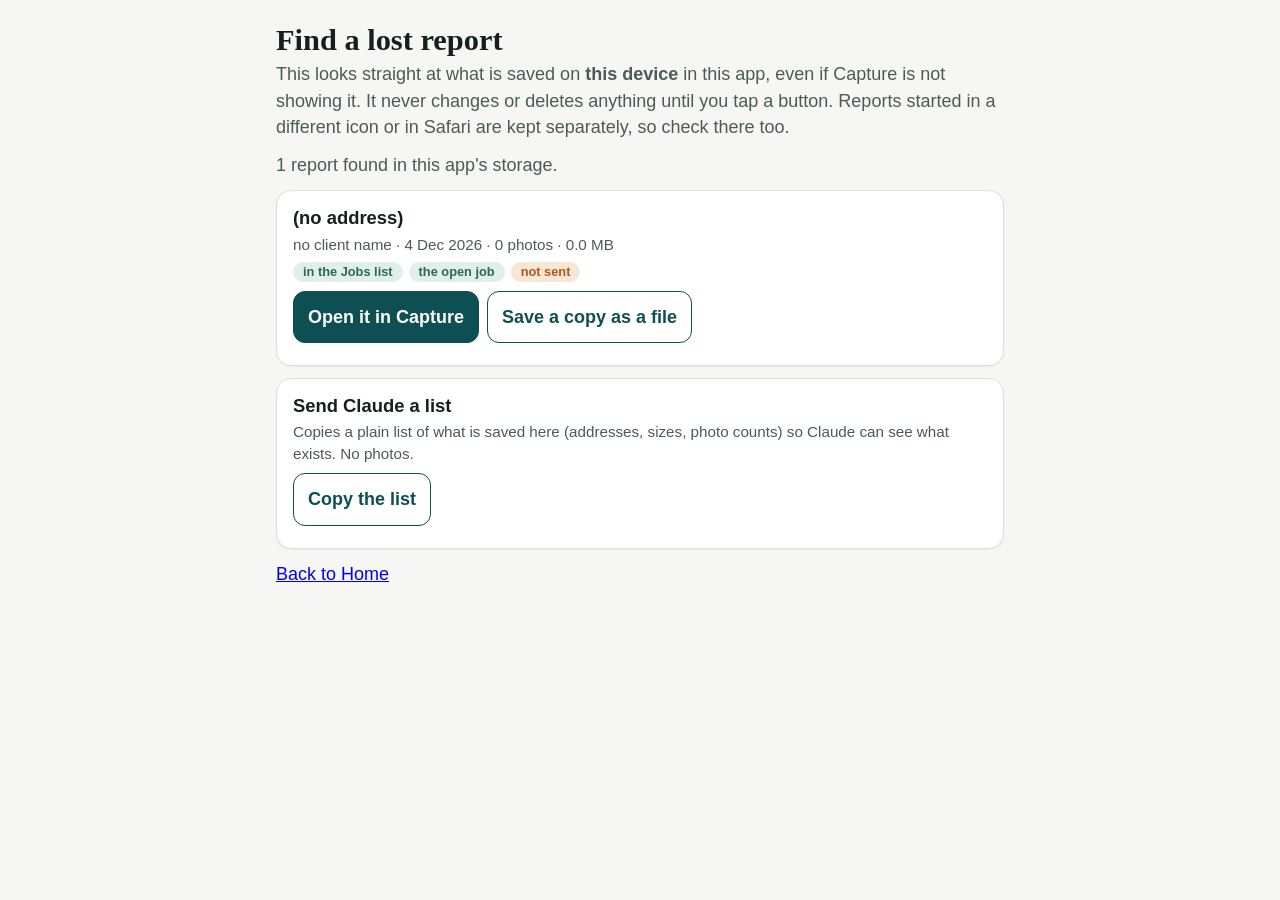
<file: recover.html>
<!doctype html>
<html lang="en-AU"><head><meta charset="utf-8">
<meta name="viewport" content="width=device-width,initial-scale=1,viewport-fit=cover">
<meta name="apple-mobile-web-app-capable" content="yes">
<meta name="theme-color" content="#0E4F54">
<title>Find a lost report</title>
<style>
:root{--paper:#F6F7F5;--raised:#fff;--edge:#DCE1DD;--ink:#14201E;--muted:#4B5B57;--timber:#0E4F54;--soft:#DDEBEC;--ok:#E2EFE9;--okc:#276B59;--warn:#f7e7d6;--warnc:#B4551C}
*{box-sizing:border-box}body{margin:0;background:var(--paper);color:var(--ink);font:18px/1.45 "Public Sans",-apple-system,Arial,sans-serif;padding:env(safe-area-inset-top) 0 0}
.wrap{max-width:760px;margin:0 auto;padding:16px 16px 60px}h1{font:600 1.9rem/1.1 Georgia,serif;margin:8px 0 4px}
.lead{color:var(--muted);margin:0 0 12px}.card{background:var(--raised);border:1px solid var(--edge);border-radius:15px;box-shadow:0 1px 2px rgba(20,32,30,.06);padding:14px 16px;margin:12px 0}
.t{font-weight:700;font-size:1.15rem}.m{color:var(--muted);font-size:.95rem;margin-top:2px}.tag{display:inline-block;border-radius:99px;padding:1px 10px;font-size:.8rem;font-weight:700;margin:6px 6px 0 0;background:var(--soft);color:var(--timber)}
.tag.warn{background:var(--warn);color:var(--warnc)}.tag.ok{background:var(--ok);color:var(--okc)}
button,a.btn{font:inherit;font-weight:700;border-radius:12px;border:1px solid var(--timber);background:var(--timber);color:#fff;padding:12px 14px;min-height:46px;cursor:pointer;text-decoration:none;display:inline-block;margin:8px 8px 0 0}
button.ghost,a.btn.ghost{background:#fff;color:var(--timber)}.msg{font-weight:700;margin-top:8px}.msg.err{color:var(--warnc)}.msg.good{color:var(--okc)}
pre{white-space:pre-wrap;background:#fff;border:1px solid var(--edge);border-radius:12px;padding:10px;font-size:.8rem;max-height:240px;overflow:auto}
</style></head><body><div class="wrap">
<h1>Find a lost report</h1>
<p class="lead">This looks straight at what is saved on <b>this device</b> in this app, even if Capture is not showing it. It never changes or deletes anything until you tap a button. Reports started in a different icon or in Safari are kept separately, so check there too.</p>
<div id="app"><p class="lead">Looking...</p></div>
<div class="card"><div class="t">Send Claude a list</div><div class="m">Copies a plain list of what is saved here (addresses, sizes, photo counts) so Claude can see what exists. No photos.</div>
<button class="ghost" id="diag">Copy the list</button><div class="msg" id="dmsg"></div></div>
<p class="lead"><a href="home.html">Back to Home</a></p>
</div>
<script>
// Reads Capture's IndexedDB ("lpc_insp", store "kv": "jobs" = the Jobs list, "job::<id>" = each report with its photos, "activeId" = the open one).
var DBN="lpc_insp";
function openDb(){return new Promise(function(res,rej){var r=indexedDB.open(DBN);var made=false;
 r.onupgradeneeded=function(){made=true;r.transaction.abort()};   // never create or change anything: if it does not exist there is nothing to find
 r.onsuccess=function(){res(r.result)};r.onerror=function(){rej(r.error||new Error(made?"Nothing saved here":"Could not open storage"))};r.onblocked=function(){rej(new Error("Storage is busy"))}})}
function allKeys(db){return new Promise(function(res,rej){var t=db.transaction("kv","readonly").objectStore("kv").getAllKeys();t.onsuccess=function(){res(t.result)};t.onerror=function(){rej(t.error)}})}
function getKey(db,k){return new Promise(function(res,rej){var t=db.transaction("kv","readonly").objectStore("kv").get(k);t.onsuccess=function(){res(t.result)};t.onerror=function(){rej(t.error||new Error("could not read"))}})}
function putKey(db,k,v){return new Promise(function(res,rej){var t=db.transaction("kv","readwrite");t.objectStore("kv").put(v,k);t.oncomplete=function(){res(true)};t.onerror=function(){rej(t.error)};t.onabort=function(){rej(t.error||new Error("could not save"))}})}
function esc(x){return String(x==null?"":x).replace(/[&<>"]/g,function(c){return {"&":"&amp;","<":"&lt;",">":"&gt;",'"':"&quot;"}[c]})}
// count photos (data: images) and their size without turning the whole record into one big string
function scan(o,acc,depth){acc=acc||{n:0,len:0};if(depth>12||o==null)return acc;
 if(typeof o==="string"){if(o.indexOf("data:image")===0){acc.n++;acc.len+=o.length}return acc}
 if(Array.isArray(o)){for(var i=0;i<o.length;i++)scan(o[i],acc,depth+1);return acc}
 if(typeof o==="object"){for(var k in o)scan(o[k],acc,depth+1)}return acc}
function metaOf(st){var secs=st.sections||{},find=0;Object.keys(secs).forEach(function(k){var s=secs[k]||{};if(s.status==="find"||s.status==="undet")find++});
 var c=st.customer||{},ph=scan(st).n,insp=c.inspector==="Other"?(c.inspectorOther||"").trim():(c.inspector||"");
 return {id:st.id,streetno:(c.streetno||"").trim(),address:(c.address||"").trim(),suburb:(c.suburb||"").trim(),client:(c.client||"").trim(),date:(c.date||"").trim(),calJobId:c.calJobId||"",rtype:c.rtype||"regular",inspector:insp,updated:Date.now(),sent:st.sentAt||0,find:find,photos:ph}}
function title(st){var c=st.customer||{};var a=[c.streetno,c.address].filter(Boolean).join(" ");return [a,c.suburb].filter(Boolean).join(", ")||"(no address)"}
var DB=null,ROWS=[];
function mb(n){return (n/1048576).toFixed(1)+" MB"}
function draw(info){
 var h="";
 if(!info.keys.length){h='<div class="card"><div class="t">Nothing saved on this device</div><div class="m">No reports are stored in this app. Try the other places: an older Inspection Capture icon, or Safari.</div></div>'}
 else{h='<p class="lead">'+info.rows.length+' report'+(info.rows.length===1?"":"s")+' found in this app\'s storage'+(info.unreadable?' (plus '+info.unreadable+' that could not be read)':"")+'.</p>'}
 info.rows.forEach(function(r,i){var c=r.st.customer||{};
  h+='<div class="card"><div class="t">'+esc(title(r.st))+'</div><div class="m">'+esc(c.client||"no client name")+' · '+esc(c.date||"no date")+' · '+r.sc.n+' photos · '+mb(r.sc.len)+'</div>'+
   '<span class="tag '+(r.listed?"ok":"warn")+'">'+(r.listed?"in the Jobs list":"NOT in the Jobs list")+'</span>'+(r.active?'<span class="tag ok">the open job</span>':'')+(r.st.sentAt?'<span class="tag">sent before</span>':'<span class="tag warn">not sent</span>')+
   '<div><button data-open="'+i+'">Open it in Capture</button><button class="ghost" data-save="'+i+'">Save a copy as a file</button></div><div class="msg" id="m'+i+'"></div></div>'});
 (info.bad||[]).forEach(function(b){h+='<div class="card"><div class="t">Could not read one report</div><div class="m">'+esc(b.key)+' ('+esc(b.why)+'). It may be too big to open. Tell Claude.</div></div>'});
 document.getElementById("app").innerHTML=h}
async function load(){var info={keys:[],rows:[],bad:[],unreadable:0};
 try{DB=await openDb()}catch(e){document.getElementById("app").innerHTML='<div class="card"><div class="t">Nothing saved on this device</div><div class="m">'+esc(e.message)+'. Try the other places: an older Inspection Capture icon, or Safari.</div></div>';return}
 var keys=[];try{keys=await allKeys(DB)}catch(e){keys=[]}info.keys=keys;
 var index=[];try{index=(await getKey(DB,"jobs"))||[]}catch(e){}var active=null;try{active=await getKey(DB,"activeId")}catch(e){}
 for(var i=0;i<keys.length;i++){var k=String(keys[i]);if(k.indexOf("job::")!==0)continue;
  try{var st=await getKey(DB,k);if(st&&st.sections){info.rows.push({key:k,st:st,sc:scan(st),listed:index.some(function(m){return m.id===st.id}),active:st.id===active})}}
  catch(e){info.bad.push({key:k,why:e.message||"read failed"});info.unreadable++}}
 info.rows.sort(function(a,b){return b.sc.n-a.sc.n});ROWS=info.rows;window.INFO=info;draw(info)}
document.getElementById("app").addEventListener("click",async function(e){
 var o=e.target.closest("[data-open]"),s=e.target.closest("[data-save]");
 if(o){var i=+o.dataset.open,r=ROWS[i],m=document.getElementById("m"+i);m.className="msg";m.textContent="Making it the open job...";
  try{var idx=(await getKey(DB,"jobs"))||[];if(!idx.some(function(x){return x.id===r.st.id}))idx.push(metaOf(r.st));await putKey(DB,"jobs",idx);await putKey(DB,"activeId",r.st.id);m.className="msg good";m.textContent="Done. Opening Capture...";setTimeout(function(){location.href="index.html"},700)}
  catch(err){m.className="msg err";m.textContent="Could not do that: "+(err.message||err)}}
 if(s){var j=+s.dataset.save,rr=ROWS[j],mm=document.getElementById("m"+j);mm.className="msg";mm.textContent="Making the file...";
  try{var name="recovered_"+title(rr.st).replace(/[^A-Za-z0-9]+/g,"_")+"_"+new Date().toISOString().slice(0,10)+".json";
   var blob=new Blob([JSON.stringify(rr.st)],{type:"application/json"});var file=new File([blob],name,{type:"application/json"});
   if(navigator.canShare&&navigator.canShare({files:[file]})){await navigator.share({files:[file],title:name});mm.className="msg good";mm.textContent="Shared."}
   else{var a=document.createElement("a");a.href=URL.createObjectURL(blob);a.download=name;document.body.appendChild(a);a.click();a.remove();mm.className="msg good";mm.textContent="Saved as "+name}}
  catch(err){mm.className="msg err";mm.textContent=(err&&err.name==="AbortError")?"Cancelled.":"Could not save: "+(err.message||err)}}});
document.getElementById("diag").onclick=function(){var i=window.INFO||{rows:[],keys:[]},L=["WHAT IS SAVED ON THIS DEVICE (no photos)","keys in storage: "+(i.keys||[]).length,"unreadable reports: "+(i.unreadable||0),""];
 (i.rows||[]).forEach(function(r,n){var c=r.st.customer||{};L.push((n+1)+". "+title(r.st)+" | client "+(c.client||"-")+" | date "+(c.date||"-")+" | "+r.sc.n+" photos | "+mb(r.sc.len)+" | "+(r.listed?"in Jobs list":"NOT in Jobs list")+" | "+(r.active?"open job":"not open")+" | "+(r.st.sentAt?"sent":"not sent")+" | calendar job "+(c.calJobId?"yes":"no"))});
 (i.bad||[]).forEach(function(b){L.push("UNREADABLE: "+b.key+" "+b.why)});var t=L.join("\n"),m=document.getElementById("dmsg");
 (navigator.clipboard?navigator.clipboard.writeText(t):Promise.reject()).then(function(){m.className="msg good";m.textContent="Copied. Paste it to Claude."},function(){m.className="msg";m.innerHTML="<pre>"+esc(t)+"</pre>"})};
load();
</script></body></html>
</file>
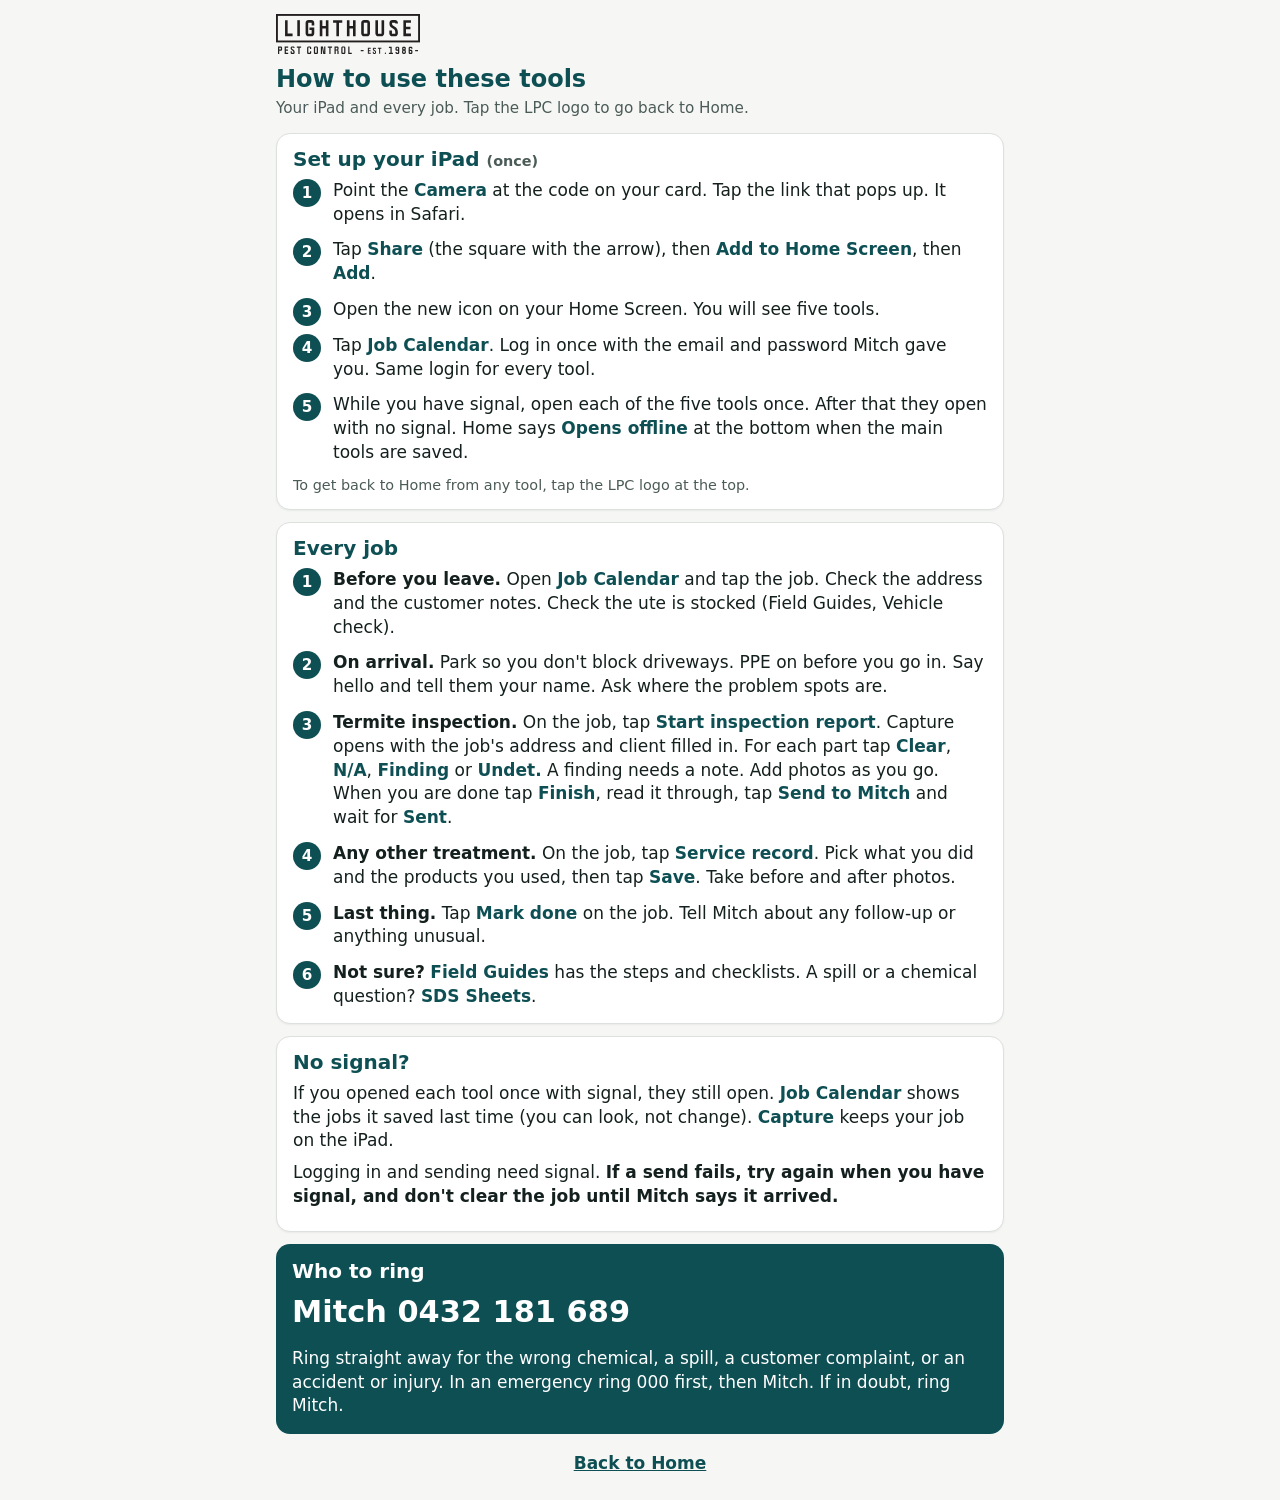
<file: start.html>
<!DOCTYPE html>
<html lang="en-AU"><head><meta charset="utf-8">
<meta name="viewport" content="width=device-width,initial-scale=1,viewport-fit=cover">
<meta name="theme-color" content="#0E4F54">
<title>How to use these tools</title>
<link rel="icon" type="image/png" sizes="32x32" href="logo/icon-32.png">
<link rel="apple-touch-icon" href="logo/icon-home-180.png">
<style>:root{--bg:#F6F7F5;--surface:#fff;--ink:#14201E;--ink2:#4B5B57;--line:#DCE1DD;--deep:#0E4F54}
*{box-sizing:border-box;-webkit-tap-highlight-color:transparent}
body{margin:0;background:var(--bg);color:var(--ink);font:17px/1.4 "Public Sans",system-ui,-apple-system,sans-serif;padding:env(safe-area-inset-top) 16px calc(24px + env(safe-area-inset-bottom));max-width:760px;margin:0 auto}
h1{margin:14px 0 0;line-height:0}h1 a{display:inline-block}h1 img{display:block;height:40px;width:auto}
.lead{margin:12px 0 4px;font-size:1.5rem;line-height:1.15;font-weight:700;color:var(--deep)}
.sub{margin:0 0 14px;color:var(--ink2);font-size:.95rem}
.sec{background:var(--surface);border:1px solid var(--line);border-radius:14px;padding:14px 16px;margin:0 0 12px;box-shadow:0 1px 2px rgba(20,32,30,.06)}
h2{margin:0 0 8px;font-size:1.25rem;line-height:1.15;color:var(--deep)}
h2 small{font-size:.9rem;font-weight:600;color:var(--ink2)}
p{margin:0 0 8px}
.k{color:var(--deep)}
ol.steps{list-style:none;margin:0;padding:0;counter-reset:s}
ol.steps>li{counter-increment:s;position:relative;padding:0 0 12px 40px;min-height:30px}
ol.steps>li:last-child{padding-bottom:0}
ol.steps>li::before{content:counter(s);position:absolute;left:0;top:0;width:28px;height:28px;border-radius:50%;background:var(--deep);color:#fff;font-weight:700;font-size:.95rem;line-height:28px;text-align:center}
.note{color:var(--ink2);font-size:.9rem;margin:10px 0 0}
.ring{background:var(--deep);color:#fff;border-radius:14px;padding:16px;margin:0 0 12px}
.ring h2{color:#fff}
.ring a.num{display:block;color:#fff;font-size:1.9rem;font-weight:700;text-decoration:none;margin:0 0 8px;min-height:48px}
.ring .why{margin:0}
.back{display:block;text-align:center;margin:18px 0 0;color:var(--deep);font-weight:600}
</style></head><body>
<h1><a href="home.html" aria-label="Back to Lighthouse home"><img src="logo/logo-horizontal.svg" alt="Lighthouse Pest Control"></a></h1>
<p class="lead">How to use these tools</p>
<p class="sub">Your iPad and every job. Tap the LPC logo to go back to Home.</p>
<section class="sec"><h2>Set up your iPad <small>(once)</small></h2><ol class="steps">
<li>Point the <b class="k">Camera</b> at the code on your card. Tap the link that pops up. It opens in Safari.</li>
<li>Tap <b class="k">Share</b> (the square with the arrow), then <b class="k">Add to Home Screen</b>, then <b class="k">Add</b>.</li>
<li>Open the new icon on your Home Screen. You will see five tools.</li>
<li>Tap <b class="k">Job Calendar</b>. Log in once with the email and password Mitch gave you. Same login for every tool.</li>
<li>While you have signal, open each of the five tools once. After that they open with no signal. Home says <b class="k">Opens offline</b> at the bottom when the main tools are saved.</li>
</ol><p class="note">To get back to Home from any tool, tap the LPC logo at the top.</p></section>
<section class="sec"><h2>Every job</h2><ol class="steps">
<li><b>Before you leave.</b> Open <b class="k">Job Calendar</b> and tap the job. Check the address and the customer notes. Check the ute is stocked (Field Guides, Vehicle check).</li>
<li><b>On arrival.</b> Park so you don't block driveways. PPE on before you go in. Say hello and tell them your name. Ask where the problem spots are.</li>
<li><b>Termite inspection.</b> On the job, tap <b class="k">Start inspection report</b>. Capture opens with the job's address and client filled in. For each part tap <b class="k">Clear</b>, <b class="k">N/A</b>, <b class="k">Finding</b> or <b class="k">Undet.</b> A finding needs a note. Add photos as you go. When you are done tap <b class="k">Finish</b>, read it through, tap <b class="k">Send to Mitch</b> and wait for <b class="k">Sent</b>.</li>
<li><b>Any other treatment.</b> On the job, tap <b class="k">Service record</b>. Pick what you did and the products you used, then tap <b class="k">Save</b>. Take before and after photos.</li>
<li><b>Last thing.</b> Tap <b class="k">Mark done</b> on the job. Tell Mitch about any follow-up or anything unusual.</li>
<li><b>Not sure?</b> <b class="k">Field Guides</b> has the steps and checklists. A spill or a chemical question? <b class="k">SDS Sheets</b>.</li>
</ol></section>
<section class="sec"><h2>No signal?</h2>
<p>If you opened each tool once with signal, they still open. <b class="k">Job Calendar</b> shows the jobs it saved last time (you can look, not change). <b class="k">Capture</b> keeps your job on the iPad.</p>
<p>Logging in and sending need signal. <b>If a send fails, try again when you have signal, and don't clear the job until Mitch says it arrived.</b></p>
</section>
<section class="ring"><h2>Who to ring</h2><a class="num" href="tel:0432181689">Mitch 0432 181 689</a>
<p class="why">Ring straight away for the wrong chemical, a spill, a customer complaint, or an accident or injury. In an emergency ring 000 first, then Mitch. If in doubt, ring Mitch.</p>
</section>
<a class="back" href="home.html">Back to Home</a>
</body></html>
</file>
<file: guides/lpc-look.css>
/* Lighthouse Pest Control: the soft look, shared by the field tools.
   Token names and values are copied from the :root block in Inspection Capture (index.html). Keep the names identical.
   Always light (no dark mode). Page-only styles live in the page's own CSS, not here.

   Fonts (Capture loads exactly this URL; load it the same way and keep the fallbacks below for no signal):
   https://fonts.googleapis.com/css2?family=Newsreader:opsz,wght@6..72,500;6..72,600&family=Public+Sans:wght@400;500;600;700&family=Spline+Sans+Mono:wght@500;600&display=swap */
:root{
  color-scheme:light;
  --paper:#F6F7F5; --raised:#FFFFFF; --sunk:#EDF0EC;
  --edge:#DCE1DD; --edge-soft:#EBEEEA;
  --ink:#14201E; --muted:#4B5B57; --faint:#7E8D88;
  --timber:#0E4F54; --timber-soft:#DDEBEC;
  --clear:#276B59; --clear-bg:#E2EFE9;
  --find:#B4551C; --find-bg:#f7e7d6;
  --todo:#98897a; --todo-bg:#ece5d9;
  --na:#56606a; --na-bg:#e6e9ec;
  --place:#7a4bb8; --place-bg:#ece2fb;
  --has:var(--timber); --has-bg:var(--timber-soft);
  --shadow:0 1px 2px rgba(20,32,30,.06),0 6px 20px rgba(20,32,30,.05);
  --radius:15px;
}
*{box-sizing:border-box}
html,body{margin:0}
body{background:var(--paper);color:var(--ink);
  font-family:"Public Sans",system-ui,-apple-system,"Segoe UI",sans-serif;line-height:1.5;-webkit-font-smoothing:antialiased;
  -webkit-text-size-adjust:100%}
h1,h2,h3{font-family:"Newsreader",Georgia,serif;font-weight:600}
button{font-family:inherit}
</file>
<file: guides/guides.css>
/* Field Guides page styles. Colours, radius and shadow are Capture's tokens from lpc-look.css. */
html{font-size:106.25%}
@media (min-width:700px){html{font-size:112.5%}}
[hidden]{display:none!important}
body{padding-bottom:calc(96px + env(safe-area-inset-bottom))}
.wrap{max-width:820px;margin:0 auto;padding:0 15px}
a{color:var(--timber)}
:focus-visible{outline:3px solid var(--timber);outline-offset:2px;border-radius:6px}
.mono{font-family:"Spline Sans Mono",ui-monospace,Menlo,monospace}

/* buttons: 48px high, easy to hit with gloves or a thumb */
.btn{min-height:48px;padding:0 18px;border-radius:12px;border:1px solid var(--edge);background:var(--raised);color:var(--ink);
  font:inherit;font-weight:600;font-size:1rem;cursor:pointer;display:inline-flex;align-items:center;justify-content:center;gap:8px;
  -webkit-tap-highlight-color:transparent}
.btn:active{transform:scale(.97)}
.btn.primary{background:var(--timber);border-color:var(--timber);color:#fff}
.btn svg{width:22px;height:22px;stroke:currentColor;fill:none;flex:none}

/* header: sticky, same as Capture's */
.top{position:sticky;top:0;z-index:30;background:var(--paper);border-bottom:1px solid var(--edge);
  padding:calc(env(safe-area-inset-top) + 12px) 0 10px}
.hrow{display:flex;align-items:center;gap:12px;justify-content:space-between}
.brand{display:flex;align-items:center;gap:10px;min-width:0}
.lpcmark{height:30px;width:30px;flex:none;display:block}
.htitle{font-family:"Newsreader",Georgia,serif;font-weight:600;font-size:1.3rem;line-height:1.1}
.htitle small{display:block;font-family:"Public Sans",system-ui,sans-serif;font-weight:500;font-size:.78rem;color:var(--muted);margin-top:2px}
.back{flex:none;padding:0 14px 0 8px;min-width:48px}
.gt{flex:1;min-width:0;font-family:"Newsreader",Georgia,serif;font-weight:600;font-size:1.18rem;line-height:1.1;
  overflow:hidden;text-overflow:ellipsis;white-space:nowrap}
.iconbtn{flex:none;width:48px;padding:0}
.prog{flex:none;display:flex;align-items:center;gap:8px;font-family:"Spline Sans Mono",ui-monospace,Menlo,monospace;font-size:.78rem;color:var(--muted)}
.bar{width:64px;height:7px;border-radius:4px;background:var(--sunk);overflow:hidden}
.bar i{display:block;height:100%;background:var(--timber);width:0;transition:width .25s}
@media (max-width:520px){.bar{display:none}}

/* jump chips (sticky with the header, one scrolling row) */
.jump{display:flex;gap:8px;overflow-x:auto;margin-top:10px;-webkit-overflow-scrolling:touch;scrollbar-width:none}
.jump::-webkit-scrollbar{display:none}
.jchip{flex:none;min-height:44px;padding:0 14px;border-radius:10px;border:1px solid var(--edge);background:var(--raised);color:var(--muted);
  font-family:"Spline Sans Mono",ui-monospace,Menlo,monospace;font-size:.8rem;font-weight:600;white-space:nowrap;cursor:pointer}
.jchip:active{background:var(--timber-soft);color:var(--timber);border-color:var(--timber)}

main{padding-top:18px}

/* banners */
.note-banner{background:var(--sunk);border:1px solid var(--edge);border-radius:12px;padding:12px 14px;color:var(--muted);font-size:.95rem;margin:0 0 14px}
#newver{position:fixed;left:0;right:0;bottom:0;z-index:60;padding:12px 15px calc(12px + env(safe-area-inset-bottom));
  background:var(--timber);color:#fff;box-shadow:0 -6px 24px rgba(20,32,30,.18)}
#newver .in{max-width:820px;margin:0 auto;display:flex;align-items:center;justify-content:space-between;gap:12px}
#newver .tx{font-weight:600}
#newver .btn{background:#fff;border-color:#fff;color:var(--timber);flex:none}

/* home */
.howto{background:var(--timber-soft);border:1px solid var(--edge);border-radius:12px;padding:12px 14px;margin:0 0 14px;color:var(--ink);font-size:.98rem}
.search{display:block;width:100%;min-height:54px;padding:0 16px;border-radius:12px;border:1px solid var(--edge);background:var(--raised);
  color:var(--ink);font:inherit;font-size:1.05rem;box-shadow:var(--shadow)}
.search::placeholder{color:var(--faint)}
.grp{margin-top:26px}
.grp-h{margin:0 0 10px;font-family:"Spline Sans Mono",ui-monospace,Menlo,monospace;font-size:.8rem;font-weight:600;letter-spacing:.07em;
  text-transform:uppercase;color:var(--muted)}
.cards{display:grid;grid-template-columns:1fr;gap:12px}
@media (min-width:700px){.cards{grid-template-columns:1fr 1fr}}
.card{display:flex;gap:12px;align-items:center;text-decoration:none;color:inherit;background:var(--raised);border:1px solid var(--edge);
  border-radius:var(--radius);box-shadow:var(--shadow);padding:16px;min-height:96px;-webkit-tap-highlight-color:transparent}
.card:active{transform:scale(.99);border-color:var(--timber)}
.card-b{flex:1;min-width:0;display:block}
.card-t{display:block;font-family:"Newsreader",Georgia,serif;font-weight:600;font-size:1.3rem;line-height:1.15}
.card-s{display:block;color:var(--muted);font-size:.95rem;margin-top:4px}
.card-m{display:block;font-family:"Spline Sans Mono",ui-monospace,Menlo,monospace;font-size:.75rem;color:var(--faint);margin-top:8px}
.card .chev{flex:none;width:22px;height:22px;stroke:var(--faint);fill:none}
.pill{display:inline-block;font-family:"Spline Sans Mono",ui-monospace,Menlo,monospace;font-size:.68rem;font-weight:600;text-transform:uppercase;
  letter-spacing:.04em;padding:3px 8px;border-radius:20px;background:var(--todo-bg);color:var(--muted);margin-left:8px;vertical-align:2px}
.empty{text-align:center;color:var(--muted);padding:36px 12px}
.boot{text-align:center;color:var(--muted);padding:48px 12px}
.boot .btn{margin-top:14px}

/* guide view */
.g-intro{padding:6px 0 4px}
.g-intro h1{margin:0 0 6px;font-size:2.05rem;line-height:1.1;letter-spacing:-.01em;text-wrap:balance}
.g-sub{margin:0;color:var(--muted);font-size:1.05rem}
.g-meta{margin:10px 0 0;font-family:"Spline Sans Mono",ui-monospace,Menlo,monospace;font-size:.78rem;color:var(--muted)}
.tickbar{margin:16px 0 0;padding:12px 14px;background:var(--sunk);border:1px solid var(--edge);border-radius:12px}
.tickfine{margin:0 0 10px;color:var(--muted);font-size:.95rem}
.tb-row{display:flex;align-items:center;justify-content:space-between;gap:12px;flex-wrap:wrap}
.prog-txt{font-family:"Spline Sans Mono",ui-monospace,Menlo,monospace;font-size:.82rem;color:var(--muted)}
.sec-h{margin:38px 0 12px;font-size:1.75rem;line-height:1.15;letter-spacing:-.01em;text-wrap:balance}
.blk{margin:0 0 16px;scroll-margin-top:calc(var(--hh,130px) + 12px)}
.blk-title{margin:0 0 8px;font-family:"Newsreader",Georgia,serif;font-weight:600;font-size:1.2rem;line-height:1.2}
.blk p{margin:0 0 10px;font-size:1.06rem}
.blk p:last-child{margin-bottom:0}
.blk-note{color:var(--muted)}

/* checklists */
.ticks{list-style:none;margin:0;padding:0;background:var(--raised);border:1px solid var(--edge);border-radius:var(--radius);box-shadow:var(--shadow);overflow:hidden}
.ticks-t{padding:14px 16px 4px;background:var(--raised)}
.ticks-t .blk-title{margin:0}
.ticks-t .blk-note{margin:4px 0 0;font-size:.95rem}
.cl{background:var(--raised);border:1px solid var(--edge);border-radius:var(--radius);box-shadow:var(--shadow);overflow:hidden}
.cl .ticks{border:0;border-radius:0;box-shadow:none}
.ticks li{border-top:1px solid var(--edge-soft)}
.ticks li:first-child{border-top:0}
.ticks li.done{background:var(--clear-bg)}
.tick{display:flex;gap:14px;align-items:flex-start;padding:13px 16px;min-height:56px;cursor:pointer;position:relative;-webkit-tap-highlight-color:transparent}
.tick input{position:absolute;opacity:0;width:1px;height:1px;pointer-events:none}
.box{flex:none;width:30px;height:30px;margin-top:1px;border-radius:9px;border:2px solid var(--faint);background:var(--raised);position:relative}
.tick input:checked + .box{background:var(--clear);border-color:var(--clear)}
.tick input:checked + .box::after{content:"";position:absolute;left:8px;top:2px;width:8px;height:15px;border:solid #fff;border-width:0 3px 3px 0;transform:rotate(45deg)}
.tick input:focus-visible + .box{outline:3px solid var(--timber);outline-offset:2px}
.tx{flex:1;min-width:0}
.tx .t{display:block;font-size:1.08rem;font-weight:500;line-height:1.35}
.tx .d{display:block;color:var(--muted);font-size:.95rem;margin-top:3px}

/* call-outs: LEGAL (teal tint), NEVER (find orange tint), NOTE (grey) */
.callout{border:1px solid;border-left-width:7px;border-radius:var(--radius);padding:14px 16px;box-shadow:var(--shadow)}
.k-never{background:var(--find-bg);border-color:var(--find)}
.k-legal{background:var(--timber-soft);border-color:var(--timber)}
.k-note{background:var(--sunk);border-color:var(--faint)}
.co-h{display:flex;align-items:center;flex-wrap:wrap;gap:8px 10px;margin:0 0 8px}
.co-label{display:inline-block;font-family:"Spline Sans Mono",ui-monospace,Menlo,monospace;font-size:.76rem;font-weight:700;letter-spacing:.09em;
  text-transform:uppercase;padding:3px 10px;border-radius:20px;color:#fff}
.k-never .co-label{background:var(--find)}
.k-legal .co-label{background:var(--timber)}
.k-note .co-label{background:var(--muted)}
.co-t{font-family:"Newsreader",Georgia,serif;font-weight:600;font-size:1.2rem;line-height:1.2}
.callout p{margin:0 0 8px;font-size:1.06rem}
.callout p:last-child{margin-bottom:0}
.co-list{list-style:none;margin:0;padding:0}
.co-list li{position:relative;padding:8px 0 8px 28px;border-top:1px solid rgba(20,32,30,.10)}
.co-list li:first-child{border-top:0}
.co-list li::before{content:"\00D7";position:absolute;left:2px;top:3px;font-size:1.6rem;font-weight:700;line-height:1.3;color:var(--find)}
.k-legal .co-list li::before,.k-note .co-list li::before{content:"\2022";left:6px;top:6px;font-size:1.2rem;color:var(--timber)}
.co-list .t{display:block;font-weight:600;font-size:1.06rem}
.co-list .d{display:block;color:var(--muted);font-size:.95rem;margin-top:2px}

/* "Mitch to confirm" markers: visible on purpose */
.confirm{display:inline-block;font-family:"Spline Sans Mono",ui-monospace,Menlo,monospace;font-size:.78rem;font-weight:700;line-height:1.35;
  color:var(--find);background:var(--find-bg);border:1.5px dashed var(--find);border-radius:8px;padding:1px 8px;margin:2px 2px}
.callout .confirm{background:#fff}

/* tables */
.tbl-wrap{background:var(--raised);border:1px solid var(--edge);border-radius:var(--radius);box-shadow:var(--shadow);overflow:hidden}
.tbl-wrap .blk-title{padding:14px 16px 8px;margin:0}
.tbl{width:100%;border-collapse:collapse}
.tbl th,.tbl td{padding:12px 16px;text-align:left;vertical-align:top;border-top:1px solid var(--edge-soft);font-size:1.02rem}
.tbl thead th{background:var(--sunk);font-family:"Spline Sans Mono",ui-monospace,Menlo,monospace;font-size:.74rem;font-weight:600;
  text-transform:uppercase;letter-spacing:.06em;color:var(--muted);border-top:1px solid var(--edge)}
.tbl tbody tr:first-child td{border-top:0}
.tbl td.c0{font-weight:700;width:26%}
@media (max-width:600px){
  .tbl thead{display:none}
  .tbl,.tbl tbody,.tbl tr,.tbl td{display:block;width:auto}
  .tbl tr{padding:10px 16px;border-top:1px solid var(--edge-soft)}
  .tbl tbody tr:first-child{border-top:0}
  .tbl td{border:0;padding:3px 0}
  .tbl td.c0{width:auto;font-size:1.08rem}
  .tbl.lbl td:not(.c0)::before{content:attr(data-label);display:block;margin-top:6px;font-family:"Spline Sans Mono",ui-monospace,Menlo,monospace;
    font-size:.68rem;text-transform:uppercase;letter-spacing:.06em;color:var(--faint)}
}

/* what to say if the customer asks */
.qa-box{background:var(--raised);border:1px solid var(--edge);border-radius:var(--radius);box-shadow:var(--shadow);overflow:hidden}
.qa-h{padding:12px 16px;background:var(--timber-soft);color:var(--timber);font-family:"Spline Sans Mono",ui-monospace,Menlo,monospace;
  font-size:.8rem;font-weight:700;letter-spacing:.07em;text-transform:uppercase}
.qa-i{padding:14px 16px;border-top:1px solid var(--edge-soft)}
.qa-i:first-of-type{border-top:0}
.who{display:inline-block;min-width:4.2em;margin-right:6px;font-family:"Spline Sans Mono",ui-monospace,Menlo,monospace;font-size:.7rem;font-weight:600;
  letter-spacing:.06em;text-transform:uppercase;color:var(--faint)}
.qa-q{font-family:"Newsreader",Georgia,serif;font-weight:600;font-size:1.22rem;line-height:1.25}
.qa-a{margin-top:8px;font-size:1.06rem}

.g-end{margin:26px 0 0;text-align:center}
.g-end .tickfine{margin-bottom:12px}
.g-foot{margin:22px 0 0;text-align:center;color:var(--muted);font-size:.9rem}
.foot{margin:34px 0 0;text-align:center;font-family:"Spline Sans Mono",ui-monospace,Menlo,monospace;font-size:.72rem;color:var(--faint)}

/* printing: A4, black on white, from the same page */
@page{size:A4;margin:12mm}
@media print{
  html{font-size:100%}
  html,body{background:#fff!important;color:#000!important;padding:0!important}
  body{font-family:Arial,Helvetica,sans-serif;font-size:10pt;line-height:1.35}
  .top,#newver,.noprint,.foot,.jump,.tickbar,.g-end,#vHome{display:none!important}
  main{padding-top:0}
  .wrap{max-width:none;padding:0}
  h1,h2,h3,.gt,.blk-title,.co-t,.qa-q,.card-t{font-family:Arial,Helvetica,sans-serif}
  .g-intro h1{font-size:18pt}
  .g-sub{font-size:10.5pt;color:#333}
  .g-meta{color:#333}
  .sec-h{font-size:13pt;margin:14pt 0 6pt;break-after:avoid;page-break-after:avoid}
  .blk{margin:0 0 8pt}
  .blk-title{font-size:11pt;break-after:avoid;page-break-after:avoid}
  .blk p,.callout p{font-size:10pt}
  .cl,.ticks,.tbl-wrap,.qa-box,.callout{box-shadow:none!important;border:1pt solid #888;border-radius:4pt}
  .callout{border-left-width:4pt}
  .callout,.k-never,.k-legal,.k-note{background:#fff!important}
  .co-label{background:#fff!important;color:#000!important;border:1pt solid #000;padding:1pt 6pt}
  .ticks li.done{background:#fff}
  .ticks li,.tbl tr,.qa-i,.callout,.co-list li{break-inside:avoid;page-break-inside:avoid}
  .tick{padding:5pt 8pt;min-height:0;gap:8pt}
  .box{width:13pt;height:13pt;border:1.5pt solid #000;border-radius:2pt;background:#fff;margin-top:1pt}
  .tick input:checked + .box{background:#fff;border-color:#000}
  .tick input:checked + .box::after{left:3pt;top:-1pt;width:4pt;height:9pt;border-color:#000;border-width:0 2pt 2pt 0}
  .tx .t{font-size:10pt}
  .tx .d,.co-list .d{font-size:9pt;color:#333}
  .tbl th,.tbl td{padding:4pt 6pt;font-size:9.5pt}
  .tbl thead th{background:#eee!important;color:#000;font-size:8pt}
  .qa-h{background:#eee!important;color:#000;padding:5pt 8pt;font-size:8.5pt}
  .qa-i{padding:6pt 8pt}
  .qa-q{font-size:10.5pt}.qa-a{font-size:10pt}
  .confirm{background:#fff!important;color:#000;border:1pt dashed #000}
  .g-foot{margin-top:14pt;color:#333;font-size:9pt}
  a{color:#000;text-decoration:none}
  .tbl.lbl td:not(.c0)::before{display:none}
  /* tables stay as tables on paper even if the screen was narrow */
  .tbl thead{display:table-header-group}
  .tbl{display:table}.tbl tbody{display:table-row-group}.tbl tr{display:table-row;padding:0}.tbl td{display:table-cell;padding:4pt 6pt;border-top:.5pt solid #aaa}
}
</file>
